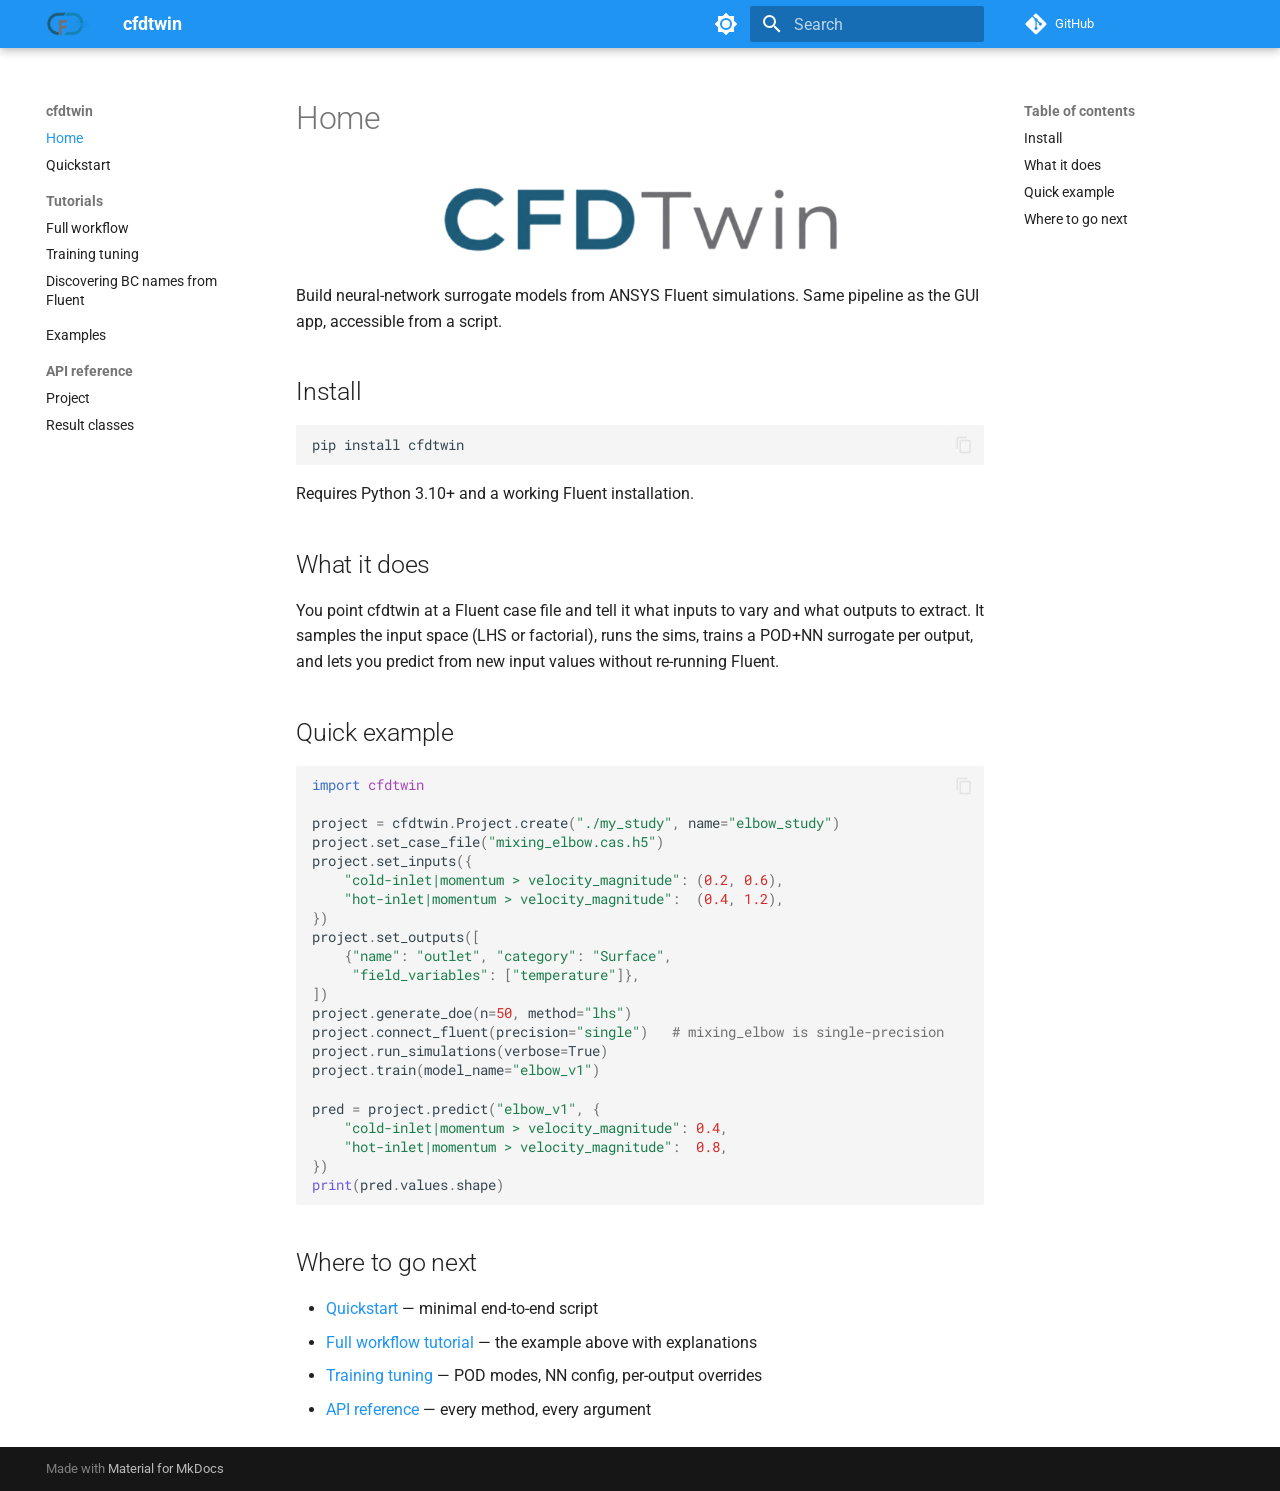
<file: index.html>
<!doctype html>
<html lang="en" class="no-js">
  <head>
    
      <meta charset="utf-8">
      <meta name="viewport" content="width=device-width,initial-scale=1">
      
        <meta name="description" content="Neural-network surrogate models for ANSYS Fluent simulations.">
      
      
      
      
      
        <link rel="next" href="quickstart/">
      
      
        
      
      
      <link rel="icon" href="assets/logo_icon.png">
      <meta name="generator" content="mkdocs-1.6.1, mkdocs-material-9.7.7">
    
    
      
        <title>cfdtwin</title>
      
    
    
      <link rel="stylesheet" href="assets/stylesheets/main.ec1eaa64.min.css">
      
        
        <link rel="stylesheet" href="assets/stylesheets/palette.ab4e12ef.min.css">
      
      


    
    
      
    
    
      
        
        
        <link rel="preconnect" href="https://fonts.gstatic.com" crossorigin>
        <link rel="stylesheet" href="https://fonts.googleapis.com/css?family=Roboto:300,300i,400,400i,700,700i%7CRoboto+Mono:400,400i,700,700i&display=fallback">
        <style>:root{--md-text-font:"Roboto";--md-code-font:"Roboto Mono"}</style>
      
    
    
      <link rel="stylesheet" href="assets/_mkdocstrings.css">
    
      <link rel="stylesheet" href="stylesheets/extra.css">
    
    <script>__md_scope=new URL(".",location),__md_hash=e=>[...e].reduce(((e,_)=>(e<<5)-e+_.charCodeAt(0)),0),__md_get=(e,_=localStorage,t=__md_scope)=>JSON.parse(_.getItem(t.pathname+"."+e)),__md_set=(e,_,t=localStorage,a=__md_scope)=>{try{t.setItem(a.pathname+"."+e,JSON.stringify(_))}catch(e){}}</script>
    
      

    
    
  </head>
  
  
    
    
      
    
    
    
    
    <body dir="ltr" data-md-color-scheme="default" data-md-color-primary="blue" data-md-color-accent="light-blue">
  
    
    <input class="md-toggle" data-md-toggle="drawer" type="checkbox" id="__drawer" autocomplete="off">
    <input class="md-toggle" data-md-toggle="search" type="checkbox" id="__search" autocomplete="off">
    <label class="md-overlay" for="__drawer"></label>
    <div data-md-component="skip">
      
        
        <a href="#install" class="md-skip">
          Skip to content
        </a>
      
    </div>
    <div data-md-component="announce">
      
    </div>
    
    
      

  

<header class="md-header md-header--shadow" data-md-component="header">
  <nav class="md-header__inner md-grid" aria-label="Header">
    <a href="." title="cfdtwin" class="md-header__button md-logo" aria-label="cfdtwin" data-md-component="logo">
      
  <img src="assets/logo_icon.png" alt="logo">

    </a>
    <label class="md-header__button md-icon" for="__drawer">
      
      <svg xmlns="http://www.w3.org/2000/svg" viewBox="0 0 24 24"><path d="M3 6h18v2H3zm0 5h18v2H3zm0 5h18v2H3z"/></svg>
    </label>
    <div class="md-header__title" data-md-component="header-title">
      <div class="md-header__ellipsis">
        <div class="md-header__topic">
          <span class="md-ellipsis">
            cfdtwin
          </span>
        </div>
        <div class="md-header__topic" data-md-component="header-topic">
          <span class="md-ellipsis">
            
              Home
            
          </span>
        </div>
      </div>
    </div>
    
      
        <form class="md-header__option" data-md-component="palette">
  
    
    
    
    <input class="md-option" data-md-color-media="" data-md-color-scheme="default" data-md-color-primary="blue" data-md-color-accent="light-blue"  aria-label="Switch to dark mode"  type="radio" name="__palette" id="__palette_0">
    
      <label class="md-header__button md-icon" title="Switch to dark mode" for="__palette_1" hidden>
        <svg xmlns="http://www.w3.org/2000/svg" viewBox="0 0 24 24"><path d="M12 8a4 4 0 0 0-4 4 4 4 0 0 0 4 4 4 4 0 0 0 4-4 4 4 0 0 0-4-4m0 10a6 6 0 0 1-6-6 6 6 0 0 1 6-6 6 6 0 0 1 6 6 6 6 0 0 1-6 6m8-9.31V4h-4.69L12 .69 8.69 4H4v4.69L.69 12 4 15.31V20h4.69L12 23.31 15.31 20H20v-4.69L23.31 12z"/></svg>
      </label>
    
  
    
    
    
    <input class="md-option" data-md-color-media="" data-md-color-scheme="slate" data-md-color-primary="blue" data-md-color-accent="light-blue"  aria-label="Switch to light mode"  type="radio" name="__palette" id="__palette_1">
    
      <label class="md-header__button md-icon" title="Switch to light mode" for="__palette_0" hidden>
        <svg xmlns="http://www.w3.org/2000/svg" viewBox="0 0 24 24"><path d="M12 18c-.89 0-1.74-.2-2.5-.55C11.56 16.5 13 14.42 13 12s-1.44-4.5-3.5-5.45C10.26 6.2 11.11 6 12 6a6 6 0 0 1 6 6 6 6 0 0 1-6 6m8-9.31V4h-4.69L12 .69 8.69 4H4v4.69L.69 12 4 15.31V20h4.69L12 23.31 15.31 20H20v-4.69L23.31 12z"/></svg>
      </label>
    
  
</form>
      
    
    
      <script>var palette=__md_get("__palette");if(palette&&palette.color){if("(prefers-color-scheme)"===palette.color.media){var media=matchMedia("(prefers-color-scheme: light)"),input=document.querySelector(media.matches?"[data-md-color-media='(prefers-color-scheme: light)']":"[data-md-color-media='(prefers-color-scheme: dark)']");palette.color.media=input.getAttribute("data-md-color-media"),palette.color.scheme=input.getAttribute("data-md-color-scheme"),palette.color.primary=input.getAttribute("data-md-color-primary"),palette.color.accent=input.getAttribute("data-md-color-accent")}for(var[key,value]of Object.entries(palette.color))document.body.setAttribute("data-md-color-"+key,value)}</script>
    
    
    
      
      
        <label class="md-header__button md-icon" for="__search">
          
          <svg xmlns="http://www.w3.org/2000/svg" viewBox="0 0 24 24"><path d="M9.5 3A6.5 6.5 0 0 1 16 9.5c0 1.61-.59 3.09-1.56 4.23l.27.27h.79l5 5-1.5 1.5-5-5v-.79l-.27-.27A6.52 6.52 0 0 1 9.5 16 6.5 6.5 0 0 1 3 9.5 6.5 6.5 0 0 1 9.5 3m0 2C7 5 5 7 5 9.5S7 14 9.5 14 14 12 14 9.5 12 5 9.5 5"/></svg>
        </label>
        <div class="md-search" data-md-component="search" role="dialog">
  <label class="md-search__overlay" for="__search"></label>
  <div class="md-search__inner" role="search">
    <form class="md-search__form" name="search">
      <input type="text" class="md-search__input" name="query" aria-label="Search" placeholder="Search" autocapitalize="off" autocorrect="off" autocomplete="off" spellcheck="false" data-md-component="search-query" required>
      <label class="md-search__icon md-icon" for="__search">
        
        <svg xmlns="http://www.w3.org/2000/svg" viewBox="0 0 24 24"><path d="M9.5 3A6.5 6.5 0 0 1 16 9.5c0 1.61-.59 3.09-1.56 4.23l.27.27h.79l5 5-1.5 1.5-5-5v-.79l-.27-.27A6.52 6.52 0 0 1 9.5 16 6.5 6.5 0 0 1 3 9.5 6.5 6.5 0 0 1 9.5 3m0 2C7 5 5 7 5 9.5S7 14 9.5 14 14 12 14 9.5 12 5 9.5 5"/></svg>
        
        <svg xmlns="http://www.w3.org/2000/svg" viewBox="0 0 24 24"><path d="M20 11v2H8l5.5 5.5-1.42 1.42L4.16 12l7.92-7.92L13.5 5.5 8 11z"/></svg>
      </label>
      <nav class="md-search__options" aria-label="Search">
        
        <button type="reset" class="md-search__icon md-icon" title="Clear" aria-label="Clear" tabindex="-1">
          
          <svg xmlns="http://www.w3.org/2000/svg" viewBox="0 0 24 24"><path d="M19 6.41 17.59 5 12 10.59 6.41 5 5 6.41 10.59 12 5 17.59 6.41 19 12 13.41 17.59 19 19 17.59 13.41 12z"/></svg>
        </button>
      </nav>
      
    </form>
    <div class="md-search__output">
      <div class="md-search__scrollwrap" tabindex="0" data-md-scrollfix>
        <div class="md-search-result" data-md-component="search-result">
          <div class="md-search-result__meta">
            Initializing search
          </div>
          <ol class="md-search-result__list" role="presentation"></ol>
        </div>
      </div>
    </div>
  </div>
</div>
      
    
    
      <div class="md-header__source">
        <a href="https://github.com/UARK-NED3/CFDTwin" title="Go to repository" class="md-source" data-md-component="source">
  <div class="md-source__icon md-icon">
    
    <svg xmlns="http://www.w3.org/2000/svg" viewBox="0 0 448 512"><!--! Font Awesome Free 7.1.0 by @fontawesome - https://fontawesome.com License - https://fontawesome.com/license/free (Icons: CC BY 4.0, Fonts: SIL OFL 1.1, Code: MIT License) Copyright 2025 Fonticons, Inc.--><path d="M439.6 236.1 244 40.5c-5.4-5.5-12.8-8.5-20.4-8.5s-15 3-20.4 8.4L162.5 81l51.5 51.5c27.1-9.1 52.7 16.8 43.4 43.7l49.7 49.7c34.2-11.8 61.2 31 35.5 56.7-26.5 26.5-70.2-2.9-56-37.3L240.3 199v121.9c25.3 12.5 22.3 41.8 9.1 55-6.4 6.4-15.2 10.1-24.3 10.1s-17.8-3.6-24.3-10.1c-17.6-17.6-11.1-46.9 11.2-56v-123c-20.8-8.5-24.6-30.7-18.6-45L142.6 101 8.5 235.1C3 240.6 0 247.9 0 255.5s3 15 8.5 20.4l195.6 195.7c5.4 5.4 12.7 8.4 20.4 8.4s15-3 20.4-8.4l194.7-194.7c5.4-5.4 8.4-12.8 8.4-20.4s-3-15-8.4-20.4"/></svg>
  </div>
  <div class="md-source__repository">
    GitHub
  </div>
</a>
      </div>
    
  </nav>
  
</header>
    
    <div class="md-container" data-md-component="container">
      
      
        
          
        
      
      <main class="md-main" data-md-component="main">
        <div class="md-main__inner md-grid">
          
            
              
              <div class="md-sidebar md-sidebar--primary" data-md-component="sidebar" data-md-type="navigation" >
                <div class="md-sidebar__scrollwrap">
                  <div class="md-sidebar__inner">
                    



<nav class="md-nav md-nav--primary" aria-label="Navigation" data-md-level="0">
  <label class="md-nav__title" for="__drawer">
    <a href="." title="cfdtwin" class="md-nav__button md-logo" aria-label="cfdtwin" data-md-component="logo">
      
  <img src="assets/logo_icon.png" alt="logo">

    </a>
    cfdtwin
  </label>
  
    <div class="md-nav__source">
      <a href="https://github.com/UARK-NED3/CFDTwin" title="Go to repository" class="md-source" data-md-component="source">
  <div class="md-source__icon md-icon">
    
    <svg xmlns="http://www.w3.org/2000/svg" viewBox="0 0 448 512"><!--! Font Awesome Free 7.1.0 by @fontawesome - https://fontawesome.com License - https://fontawesome.com/license/free (Icons: CC BY 4.0, Fonts: SIL OFL 1.1, Code: MIT License) Copyright 2025 Fonticons, Inc.--><path d="M439.6 236.1 244 40.5c-5.4-5.5-12.8-8.5-20.4-8.5s-15 3-20.4 8.4L162.5 81l51.5 51.5c27.1-9.1 52.7 16.8 43.4 43.7l49.7 49.7c34.2-11.8 61.2 31 35.5 56.7-26.5 26.5-70.2-2.9-56-37.3L240.3 199v121.9c25.3 12.5 22.3 41.8 9.1 55-6.4 6.4-15.2 10.1-24.3 10.1s-17.8-3.6-24.3-10.1c-17.6-17.6-11.1-46.9 11.2-56v-123c-20.8-8.5-24.6-30.7-18.6-45L142.6 101 8.5 235.1C3 240.6 0 247.9 0 255.5s3 15 8.5 20.4l195.6 195.7c5.4 5.4 12.7 8.4 20.4 8.4s15-3 20.4-8.4l194.7-194.7c5.4-5.4 8.4-12.8 8.4-20.4s-3-15-8.4-20.4"/></svg>
  </div>
  <div class="md-source__repository">
    GitHub
  </div>
</a>
    </div>
  
  <ul class="md-nav__list" data-md-scrollfix>
    
      
      
  
  
    
  
  
  
    <li class="md-nav__item md-nav__item--active">
      
      <input class="md-nav__toggle md-toggle" type="checkbox" id="__toc">
      
      
      
        <label class="md-nav__link md-nav__link--active" for="__toc">
          
  
  
  <span class="md-ellipsis">
    
  
    Home
  

    
  </span>
  
  

          <span class="md-nav__icon md-icon"></span>
        </label>
      
      <a href="." class="md-nav__link md-nav__link--active">
        
  
  
  <span class="md-ellipsis">
    
  
    Home
  

    
  </span>
  
  

      </a>
      
        

<nav class="md-nav md-nav--secondary" aria-label="Table of contents">
  
  
  
  
    <label class="md-nav__title" for="__toc">
      <span class="md-nav__icon md-icon"></span>
      Table of contents
    </label>
    <ul class="md-nav__list" data-md-component="toc" data-md-scrollfix>
      
        <li class="md-nav__item">
  <a href="#install" class="md-nav__link">
    <span class="md-ellipsis">
      
        Install
      
    </span>
  </a>
  
</li>
      
        <li class="md-nav__item">
  <a href="#what-it-does" class="md-nav__link">
    <span class="md-ellipsis">
      
        What it does
      
    </span>
  </a>
  
</li>
      
        <li class="md-nav__item">
  <a href="#quick-example" class="md-nav__link">
    <span class="md-ellipsis">
      
        Quick example
      
    </span>
  </a>
  
</li>
      
        <li class="md-nav__item">
  <a href="#where-to-go-next" class="md-nav__link">
    <span class="md-ellipsis">
      
        Where to go next
      
    </span>
  </a>
  
</li>
      
    </ul>
  
</nav>
      
    </li>
  

    
      
      
  
  
  
  
    <li class="md-nav__item">
      <a href="quickstart/" class="md-nav__link">
        
  
  
  <span class="md-ellipsis">
    
  
    Quickstart
  

    
  </span>
  
  

      </a>
    </li>
  

    
      
      
  
  
  
  
    
    
    
    
      
        
        
      
    
    
    <li class="md-nav__item md-nav__item--section md-nav__item--nested">
      
        
        
          
        
        <input class="md-nav__toggle md-toggle md-toggle--indeterminate" type="checkbox" id="__nav_3" >
        
          
          <label class="md-nav__link" for="__nav_3" id="__nav_3_label" tabindex="">
            
  
  
  <span class="md-ellipsis">
    
  
    Tutorials
  

    
  </span>
  
  

            <span class="md-nav__icon md-icon"></span>
          </label>
        
        <nav class="md-nav" data-md-level="1" aria-labelledby="__nav_3_label" aria-expanded="false">
          <label class="md-nav__title" for="__nav_3">
            <span class="md-nav__icon md-icon"></span>
            
  
    Tutorials
  

          </label>
          <ul class="md-nav__list" data-md-scrollfix>
            
              
                
  
  
  
  
    <li class="md-nav__item">
      <a href="tutorials/full_workflow/" class="md-nav__link">
        
  
  
  <span class="md-ellipsis">
    
  
    Full workflow
  

    
  </span>
  
  

      </a>
    </li>
  

              
            
              
                
  
  
  
  
    <li class="md-nav__item">
      <a href="tutorials/training_tuning/" class="md-nav__link">
        
  
  
  <span class="md-ellipsis">
    
  
    Training tuning
  

    
  </span>
  
  

      </a>
    </li>
  

              
            
              
                
  
  
  
  
    <li class="md-nav__item">
      <a href="tutorials/fluent_session/" class="md-nav__link">
        
  
  
  <span class="md-ellipsis">
    
  
    Discovering BC names from Fluent
  

    
  </span>
  
  

      </a>
    </li>
  

              
            
          </ul>
        </nav>
      
    </li>
  

    
      
      
  
  
  
  
    <li class="md-nav__item">
      <a href="examples/" class="md-nav__link">
        
  
  
  <span class="md-ellipsis">
    
  
    Examples
  

    
  </span>
  
  

      </a>
    </li>
  

    
      
      
  
  
  
  
    
    
    
    
      
        
        
      
    
    
    <li class="md-nav__item md-nav__item--section md-nav__item--nested">
      
        
        
          
        
        <input class="md-nav__toggle md-toggle md-toggle--indeterminate" type="checkbox" id="__nav_5" >
        
          
          <label class="md-nav__link" for="__nav_5" id="__nav_5_label" tabindex="">
            
  
  
  <span class="md-ellipsis">
    
  
    API reference
  

    
  </span>
  
  

            <span class="md-nav__icon md-icon"></span>
          </label>
        
        <nav class="md-nav" data-md-level="1" aria-labelledby="__nav_5_label" aria-expanded="false">
          <label class="md-nav__title" for="__nav_5">
            <span class="md-nav__icon md-icon"></span>
            
  
    API reference
  

          </label>
          <ul class="md-nav__list" data-md-scrollfix>
            
              
                
  
  
  
  
    <li class="md-nav__item">
      <a href="api/project/" class="md-nav__link">
        
  
  
  <span class="md-ellipsis">
    
  
    Project
  

    
  </span>
  
  

      </a>
    </li>
  

              
            
              
                
  
  
  
  
    <li class="md-nav__item">
      <a href="api/results/" class="md-nav__link">
        
  
  
  <span class="md-ellipsis">
    
  
    Result classes
  

    
  </span>
  
  

      </a>
    </li>
  

              
            
          </ul>
        </nav>
      
    </li>
  

    
  </ul>
</nav>
                  </div>
                </div>
              </div>
            
            
              
              <div class="md-sidebar md-sidebar--secondary" data-md-component="sidebar" data-md-type="toc" >
                <div class="md-sidebar__scrollwrap">
                  <div class="md-sidebar__inner">
                    

<nav class="md-nav md-nav--secondary" aria-label="Table of contents">
  
  
  
  
    <label class="md-nav__title" for="__toc">
      <span class="md-nav__icon md-icon"></span>
      Table of contents
    </label>
    <ul class="md-nav__list" data-md-component="toc" data-md-scrollfix>
      
        <li class="md-nav__item">
  <a href="#install" class="md-nav__link">
    <span class="md-ellipsis">
      
        Install
      
    </span>
  </a>
  
</li>
      
        <li class="md-nav__item">
  <a href="#what-it-does" class="md-nav__link">
    <span class="md-ellipsis">
      
        What it does
      
    </span>
  </a>
  
</li>
      
        <li class="md-nav__item">
  <a href="#quick-example" class="md-nav__link">
    <span class="md-ellipsis">
      
        Quick example
      
    </span>
  </a>
  
</li>
      
        <li class="md-nav__item">
  <a href="#where-to-go-next" class="md-nav__link">
    <span class="md-ellipsis">
      
        Where to go next
      
    </span>
  </a>
  
</li>
      
    </ul>
  
</nav>
                  </div>
                </div>
              </div>
            
          
          
            <div class="md-content" data-md-component="content">
              
              <article class="md-content__inner md-typeset">
                
                  


  
  


  <h1>Home</h1>

<p align="center">
  <img src="assets/logo_wordmark.png" alt="CFDTwin" width="420"/>
</p>

<p>Build neural-network surrogate models from ANSYS Fluent simulations. Same
pipeline as the GUI app, accessible from a script.</p>
<h2 id="install">Install</h2>
<div class="highlight"><pre><span></span><code><a id="__codelineno-0-1" name="__codelineno-0-1" href="#__codelineno-0-1"></a>pip<span class="w"> </span>install<span class="w"> </span>cfdtwin
</code></pre></div>
<p>Requires Python 3.10+ and a working Fluent installation.</p>
<h2 id="what-it-does">What it does</h2>
<p>You point cfdtwin at a Fluent case file and tell it what inputs to vary and
what outputs to extract. It samples the input space (LHS or factorial), runs
the sims, trains a POD+NN surrogate per output, and lets you predict from
new input values without re-running Fluent.</p>
<h2 id="quick-example">Quick example</h2>
<div class="highlight"><pre><span></span><code><a id="__codelineno-1-1" name="__codelineno-1-1" href="#__codelineno-1-1"></a><span class="kn">import</span><span class="w"> </span><span class="nn">cfdtwin</span>
<a id="__codelineno-1-2" name="__codelineno-1-2" href="#__codelineno-1-2"></a>
<a id="__codelineno-1-3" name="__codelineno-1-3" href="#__codelineno-1-3"></a><span class="n">project</span> <span class="o">=</span> <span class="n">cfdtwin</span><span class="o">.</span><span class="n">Project</span><span class="o">.</span><span class="n">create</span><span class="p">(</span><span class="s2">"./my_study"</span><span class="p">,</span> <span class="n">name</span><span class="o">=</span><span class="s2">"elbow_study"</span><span class="p">)</span>
<a id="__codelineno-1-4" name="__codelineno-1-4" href="#__codelineno-1-4"></a><span class="n">project</span><span class="o">.</span><span class="n">set_case_file</span><span class="p">(</span><span class="s2">"mixing_elbow.cas.h5"</span><span class="p">)</span>
<a id="__codelineno-1-5" name="__codelineno-1-5" href="#__codelineno-1-5"></a><span class="n">project</span><span class="o">.</span><span class="n">set_inputs</span><span class="p">({</span>
<a id="__codelineno-1-6" name="__codelineno-1-6" href="#__codelineno-1-6"></a>    <span class="s2">"cold-inlet|momentum &gt; velocity_magnitude"</span><span class="p">:</span> <span class="p">(</span><span class="mf">0.2</span><span class="p">,</span> <span class="mf">0.6</span><span class="p">),</span>
<a id="__codelineno-1-7" name="__codelineno-1-7" href="#__codelineno-1-7"></a>    <span class="s2">"hot-inlet|momentum &gt; velocity_magnitude"</span><span class="p">:</span>  <span class="p">(</span><span class="mf">0.4</span><span class="p">,</span> <span class="mf">1.2</span><span class="p">),</span>
<a id="__codelineno-1-8" name="__codelineno-1-8" href="#__codelineno-1-8"></a><span class="p">})</span>
<a id="__codelineno-1-9" name="__codelineno-1-9" href="#__codelineno-1-9"></a><span class="n">project</span><span class="o">.</span><span class="n">set_outputs</span><span class="p">([</span>
<a id="__codelineno-1-10" name="__codelineno-1-10" href="#__codelineno-1-10"></a>    <span class="p">{</span><span class="s2">"name"</span><span class="p">:</span> <span class="s2">"outlet"</span><span class="p">,</span> <span class="s2">"category"</span><span class="p">:</span> <span class="s2">"Surface"</span><span class="p">,</span>
<a id="__codelineno-1-11" name="__codelineno-1-11" href="#__codelineno-1-11"></a>     <span class="s2">"field_variables"</span><span class="p">:</span> <span class="p">[</span><span class="s2">"temperature"</span><span class="p">]},</span>
<a id="__codelineno-1-12" name="__codelineno-1-12" href="#__codelineno-1-12"></a><span class="p">])</span>
<a id="__codelineno-1-13" name="__codelineno-1-13" href="#__codelineno-1-13"></a><span class="n">project</span><span class="o">.</span><span class="n">generate_doe</span><span class="p">(</span><span class="n">n</span><span class="o">=</span><span class="mi">50</span><span class="p">,</span> <span class="n">method</span><span class="o">=</span><span class="s2">"lhs"</span><span class="p">)</span>
<a id="__codelineno-1-14" name="__codelineno-1-14" href="#__codelineno-1-14"></a><span class="n">project</span><span class="o">.</span><span class="n">connect_fluent</span><span class="p">(</span><span class="n">precision</span><span class="o">=</span><span class="s2">"single"</span><span class="p">)</span>   <span class="c1"># mixing_elbow is single-precision</span>
<a id="__codelineno-1-15" name="__codelineno-1-15" href="#__codelineno-1-15"></a><span class="n">project</span><span class="o">.</span><span class="n">run_simulations</span><span class="p">(</span><span class="n">verbose</span><span class="o">=</span><span class="kc">True</span><span class="p">)</span>
<a id="__codelineno-1-16" name="__codelineno-1-16" href="#__codelineno-1-16"></a><span class="n">project</span><span class="o">.</span><span class="n">train</span><span class="p">(</span><span class="n">model_name</span><span class="o">=</span><span class="s2">"elbow_v1"</span><span class="p">)</span>
<a id="__codelineno-1-17" name="__codelineno-1-17" href="#__codelineno-1-17"></a>
<a id="__codelineno-1-18" name="__codelineno-1-18" href="#__codelineno-1-18"></a><span class="n">pred</span> <span class="o">=</span> <span class="n">project</span><span class="o">.</span><span class="n">predict</span><span class="p">(</span><span class="s2">"elbow_v1"</span><span class="p">,</span> <span class="p">{</span>
<a id="__codelineno-1-19" name="__codelineno-1-19" href="#__codelineno-1-19"></a>    <span class="s2">"cold-inlet|momentum &gt; velocity_magnitude"</span><span class="p">:</span> <span class="mf">0.4</span><span class="p">,</span>
<a id="__codelineno-1-20" name="__codelineno-1-20" href="#__codelineno-1-20"></a>    <span class="s2">"hot-inlet|momentum &gt; velocity_magnitude"</span><span class="p">:</span>  <span class="mf">0.8</span><span class="p">,</span>
<a id="__codelineno-1-21" name="__codelineno-1-21" href="#__codelineno-1-21"></a><span class="p">})</span>
<a id="__codelineno-1-22" name="__codelineno-1-22" href="#__codelineno-1-22"></a><span class="nb">print</span><span class="p">(</span><span class="n">pred</span><span class="o">.</span><span class="n">values</span><span class="o">.</span><span class="n">shape</span><span class="p">)</span>
</code></pre></div>
<h2 id="where-to-go-next">Where to go next</h2>
<ul>
<li><a href="quickstart/">Quickstart</a> — minimal end-to-end script</li>
<li><a href="tutorials/full_workflow/">Full workflow tutorial</a> — the example above with explanations</li>
<li><a href="tutorials/training_tuning/">Training tuning</a> — POD modes, NN config, per-output overrides</li>
<li><a href="api/project/">API reference</a> — every method, every argument</li>
</ul>












                
              </article>
            </div>
          
          
<script>var target=document.getElementById(location.hash.slice(1));target&&target.name&&(target.checked=target.name.startsWith("__tabbed_"))</script>
        </div>
        
      </main>
      
        <footer class="md-footer">
  
  <div class="md-footer-meta md-typeset">
    <div class="md-footer-meta__inner md-grid">
      <div class="md-copyright">
  
  
    Made with
    <a href="https://squidfunk.github.io/mkdocs-material/" target="_blank" rel="noopener">
      Material for MkDocs
    </a>
  
</div>
      
    </div>
  </div>
</footer>
      
    </div>
    <div class="md-dialog" data-md-component="dialog">
      <div class="md-dialog__inner md-typeset"></div>
    </div>
    
    
    
      
      
      <script id="__config" type="application/json">{"annotate": null, "base": ".", "features": ["navigation.sections", "navigation.expand", "content.code.copy"], "search": "assets/javascripts/workers/search.2c215733.min.js", "tags": null, "translations": {"clipboard.copied": "Copied to clipboard", "clipboard.copy": "Copy to clipboard", "search.result.more.one": "1 more on this page", "search.result.more.other": "# more on this page", "search.result.none": "No matching documents", "search.result.one": "1 matching document", "search.result.other": "# matching documents", "search.result.placeholder": "Type to start searching", "search.result.term.missing": "Missing", "select.version": "Select version"}, "version": null}</script>
    
    
      <script src="assets/javascripts/bundle.d7400e89.min.js"></script>
      
    
  </body>
</html>
</file>
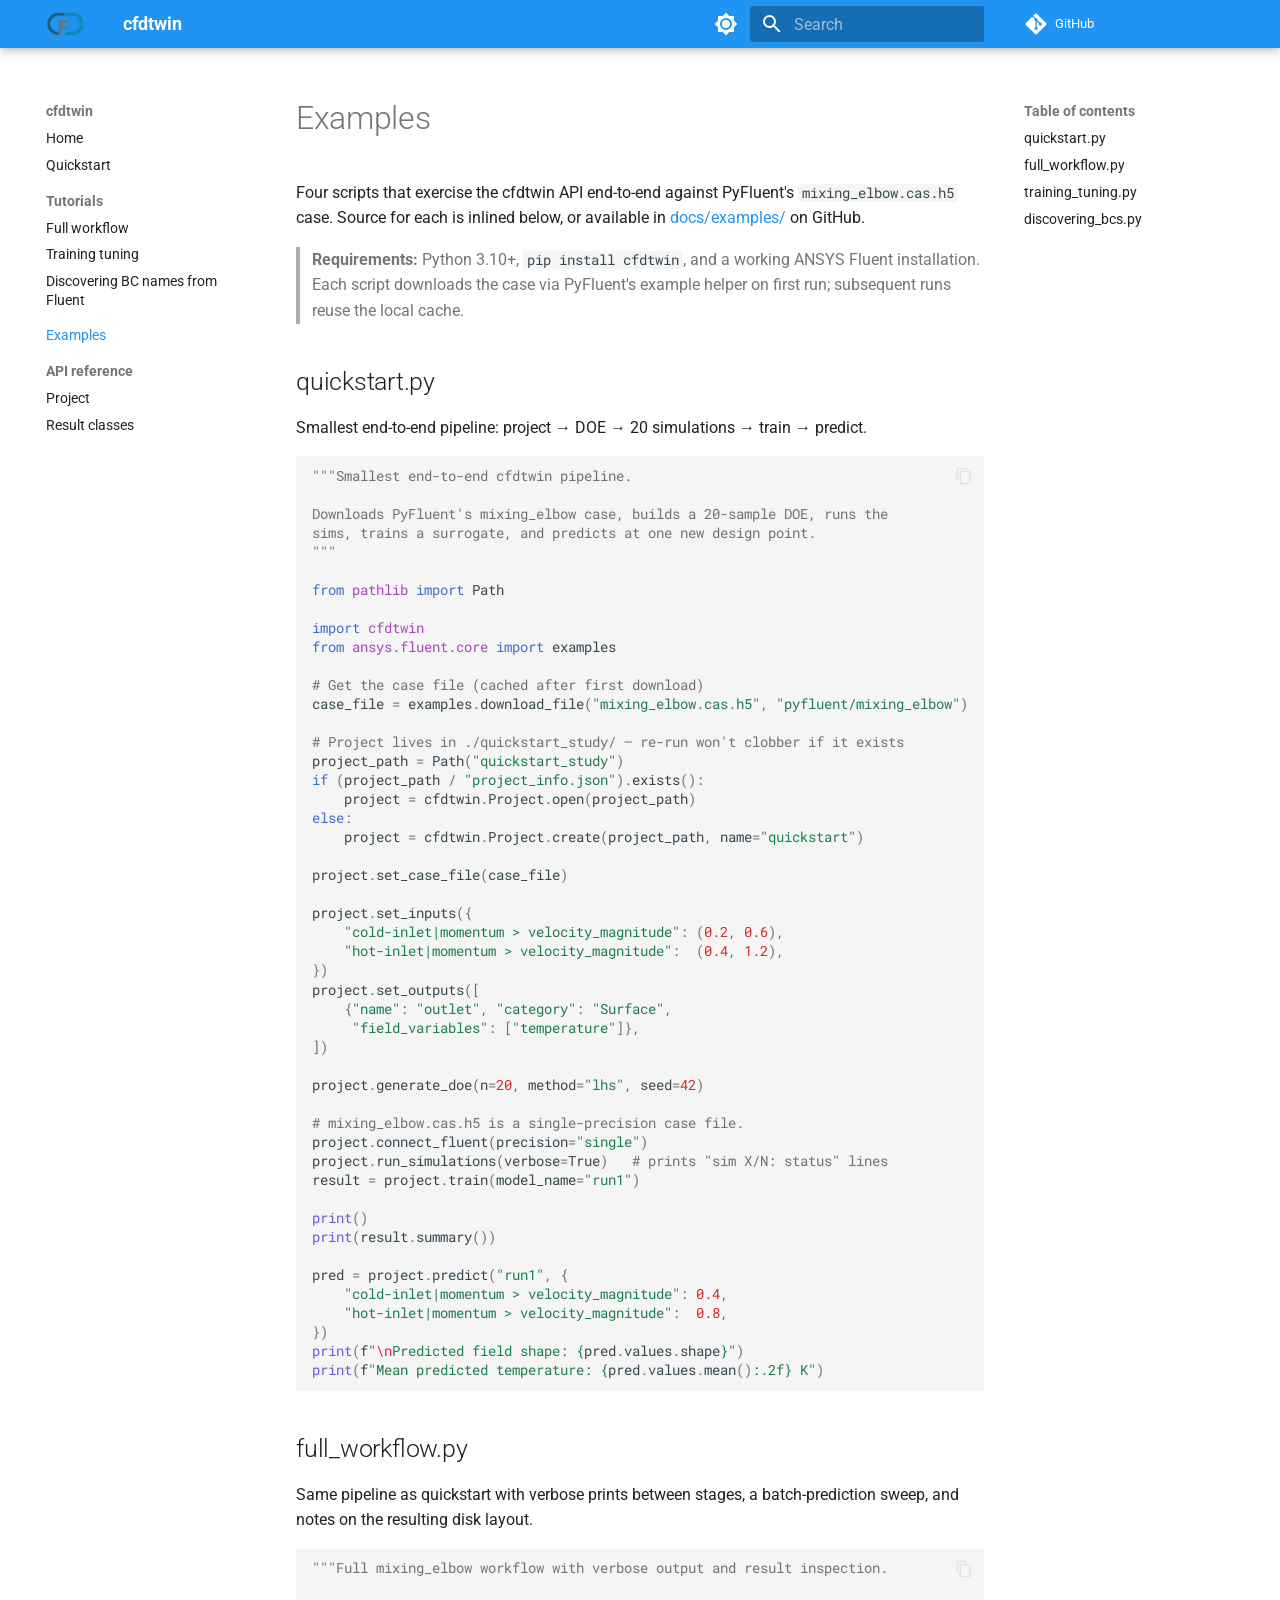
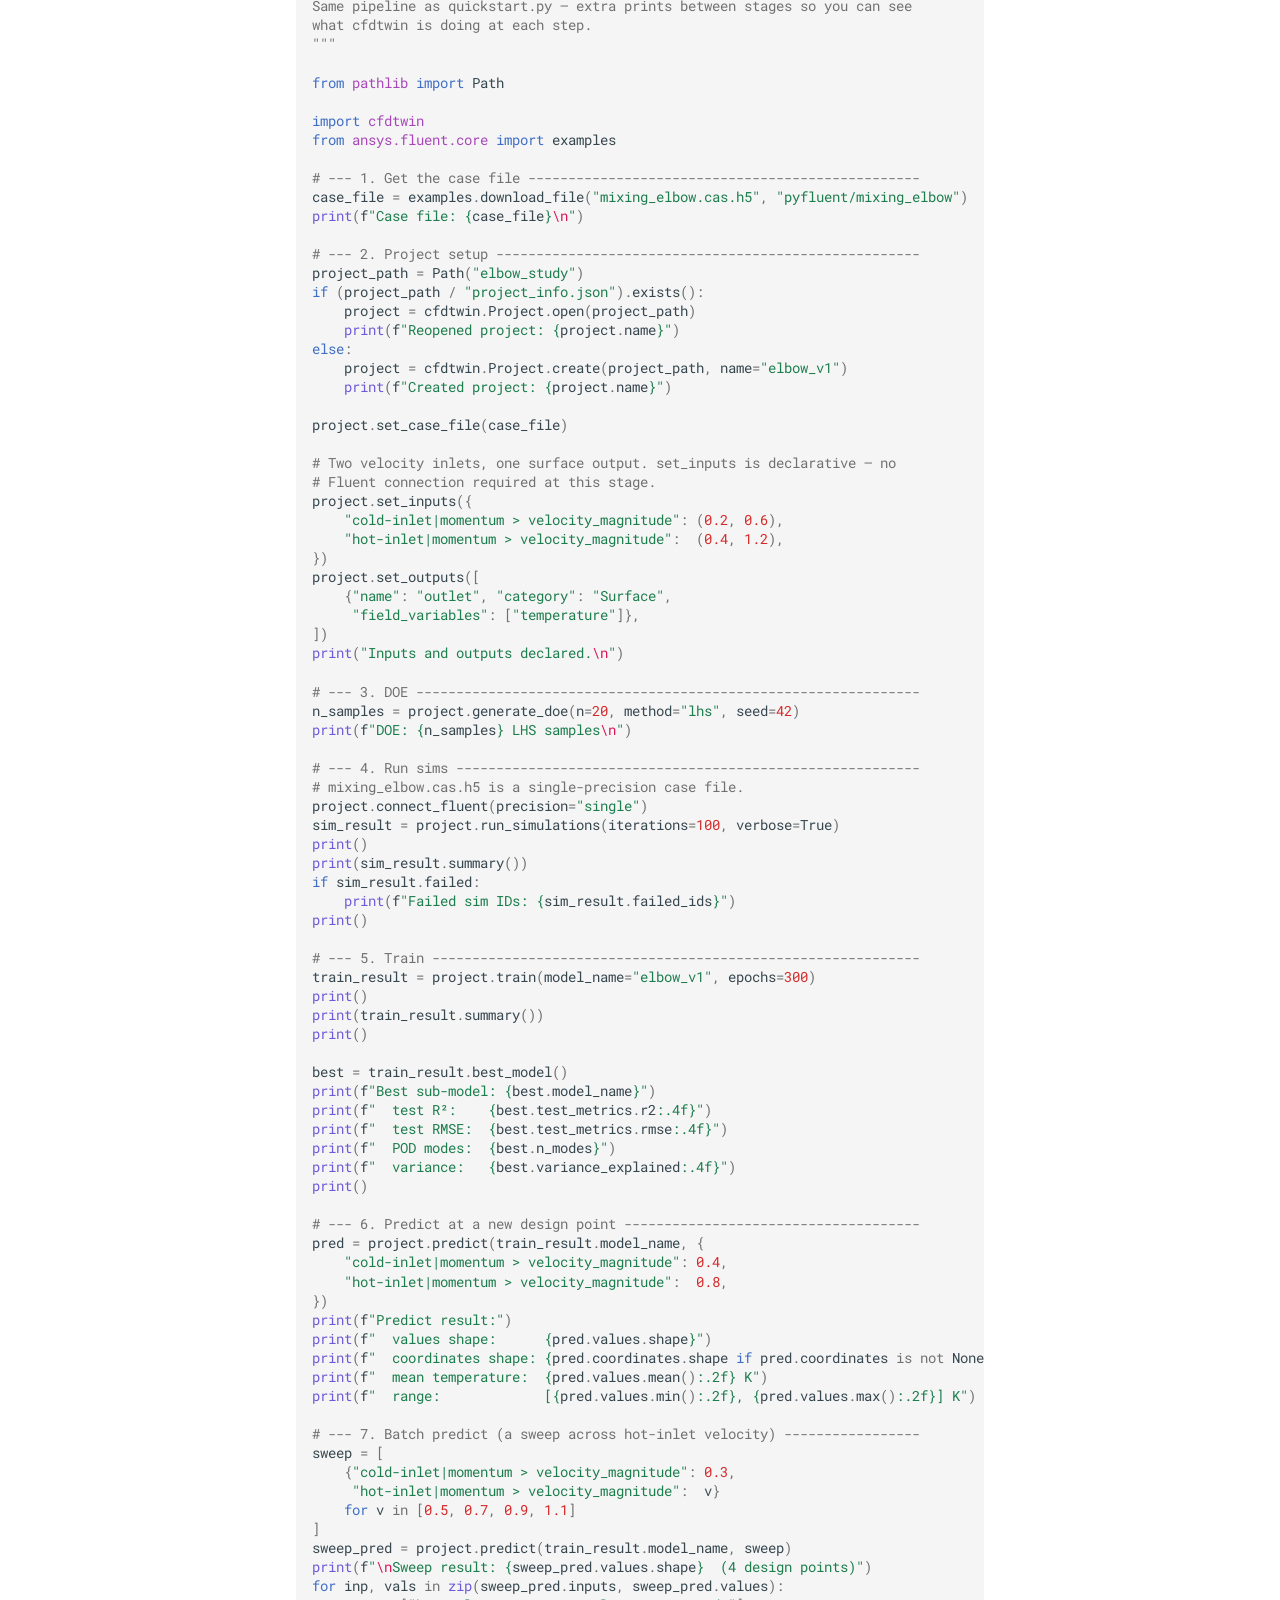
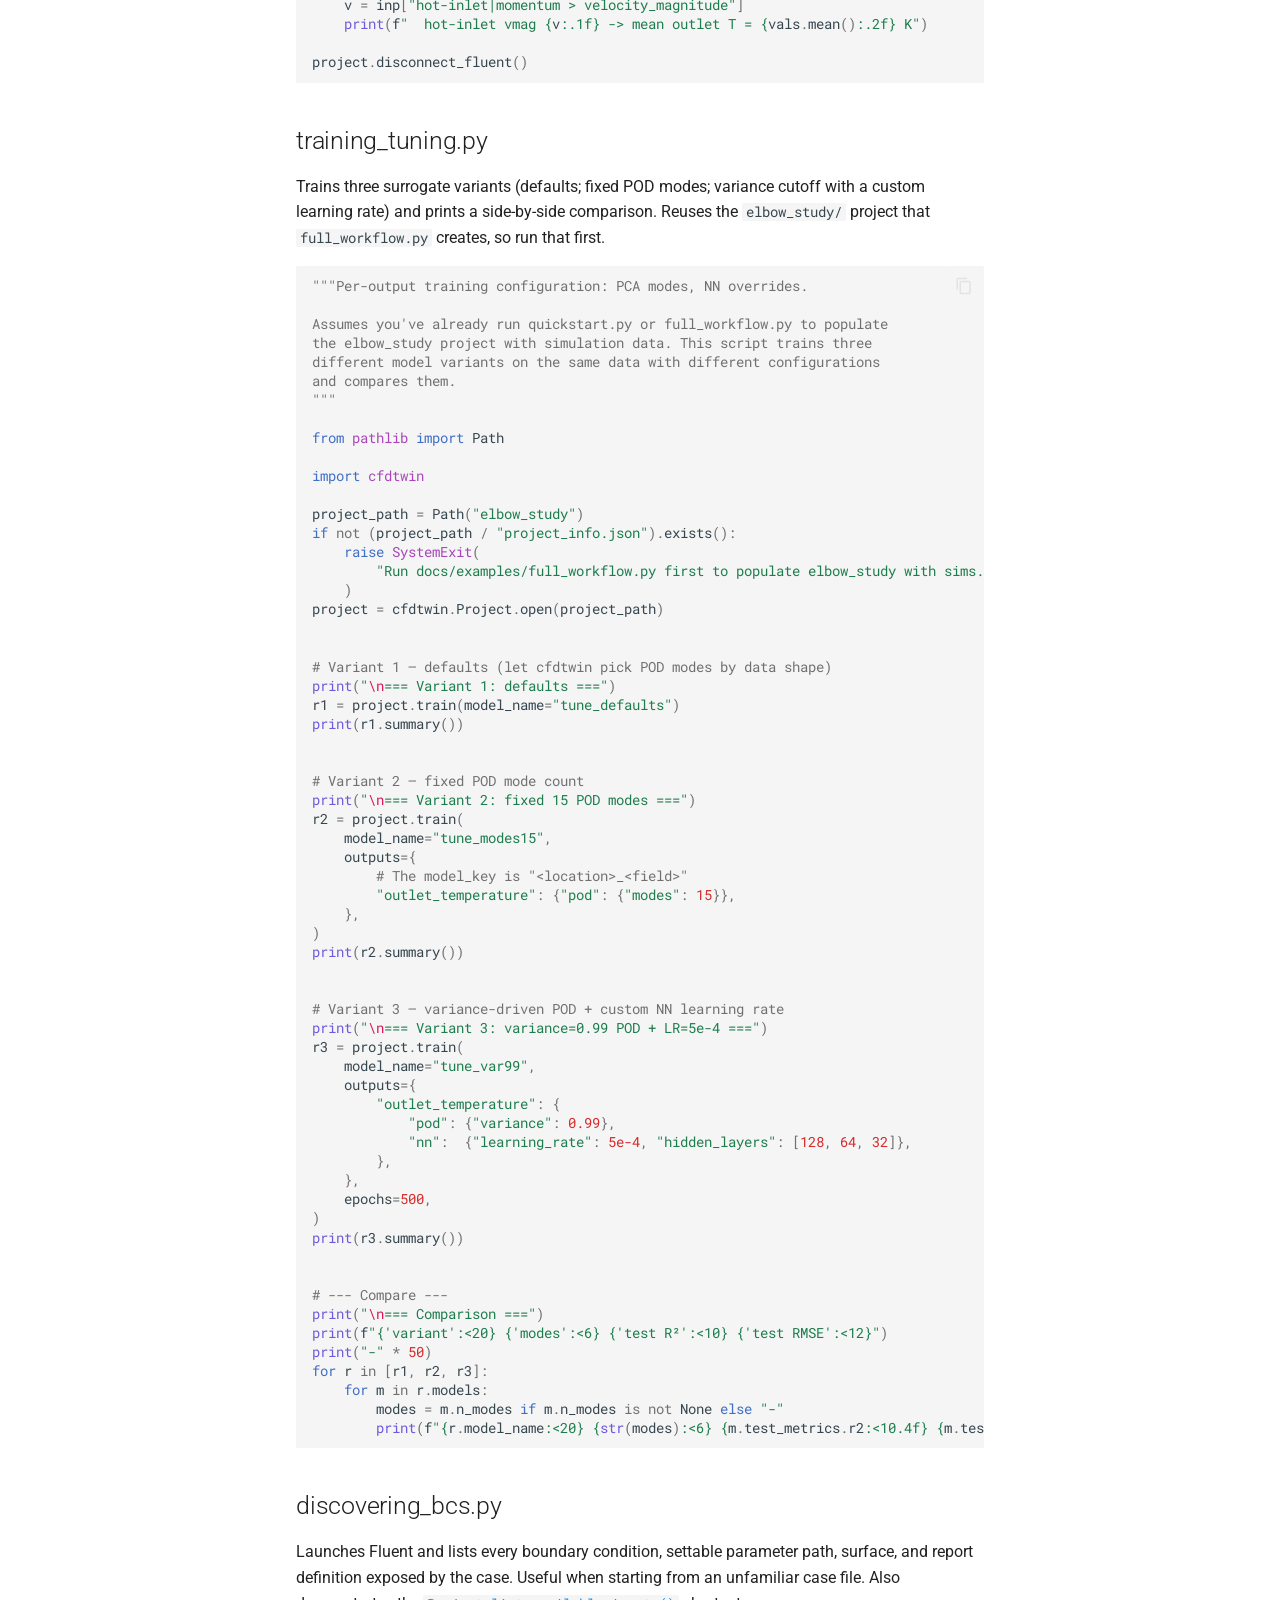
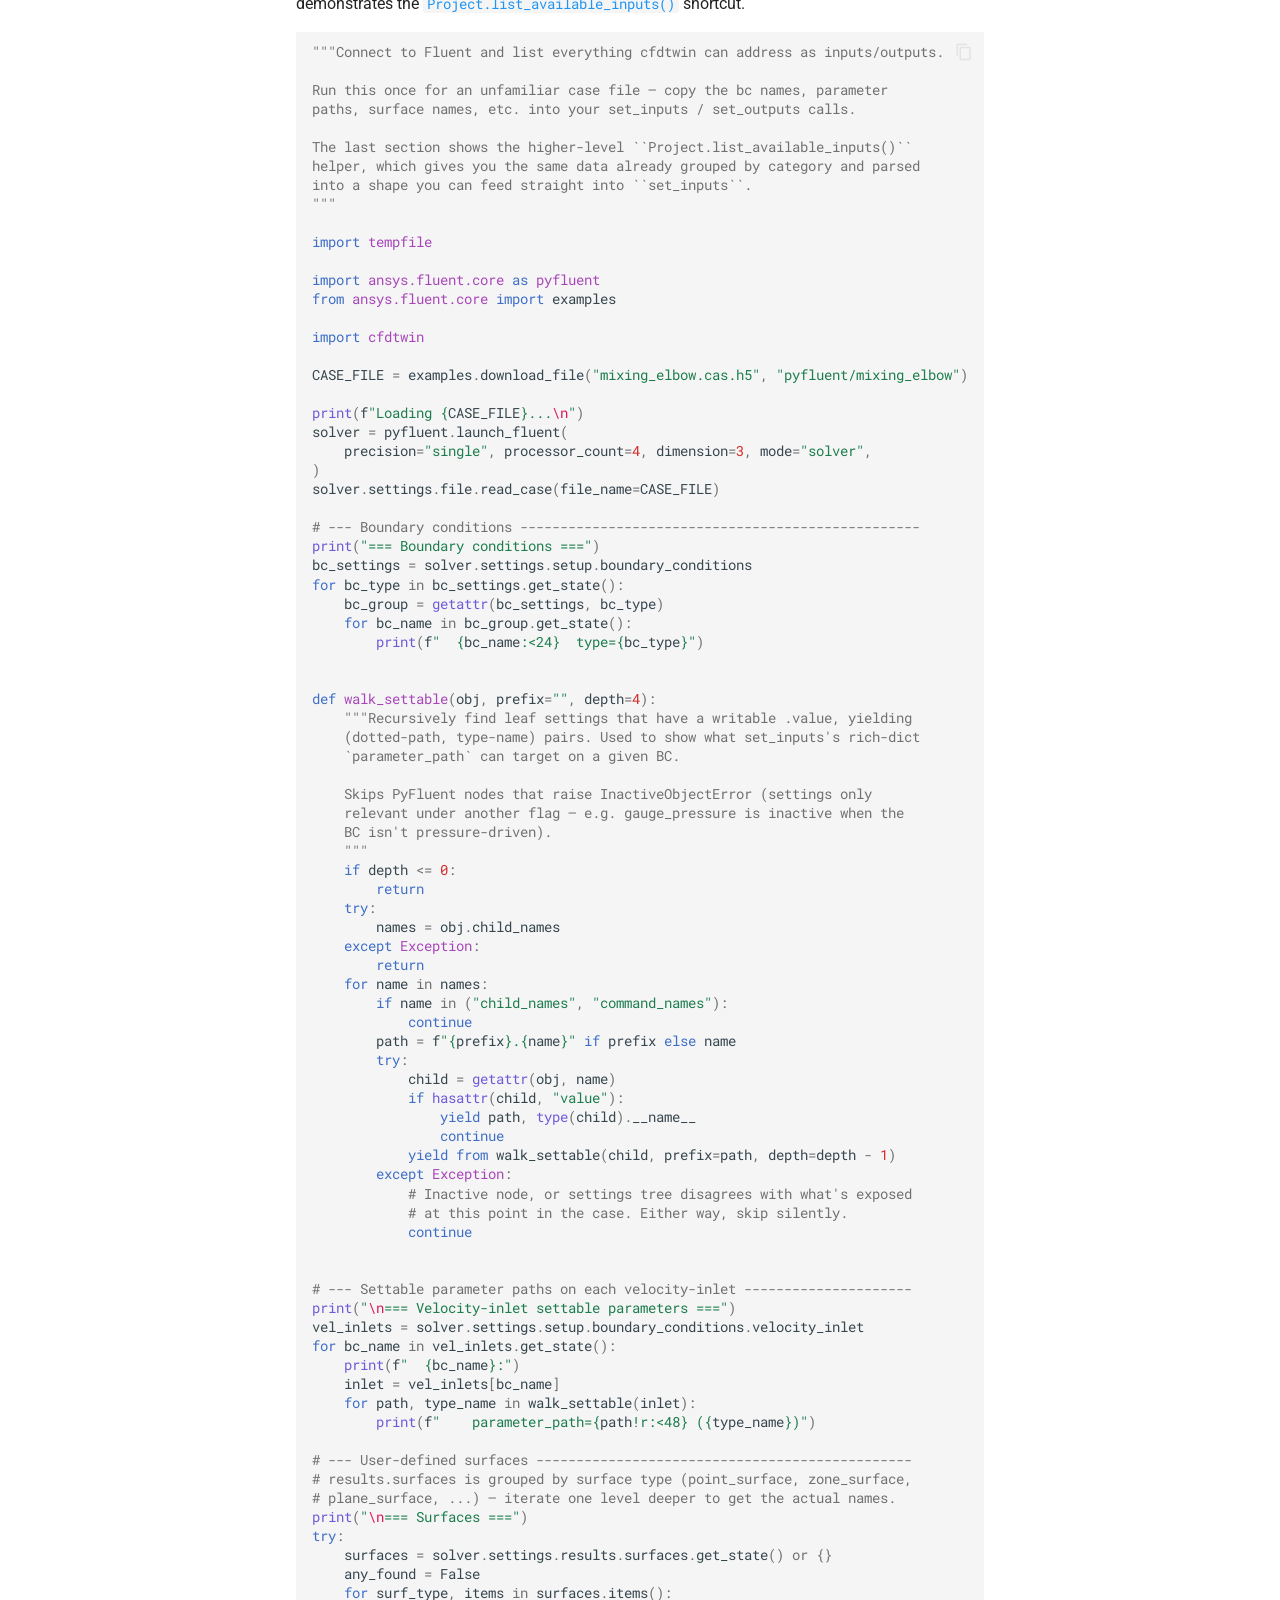
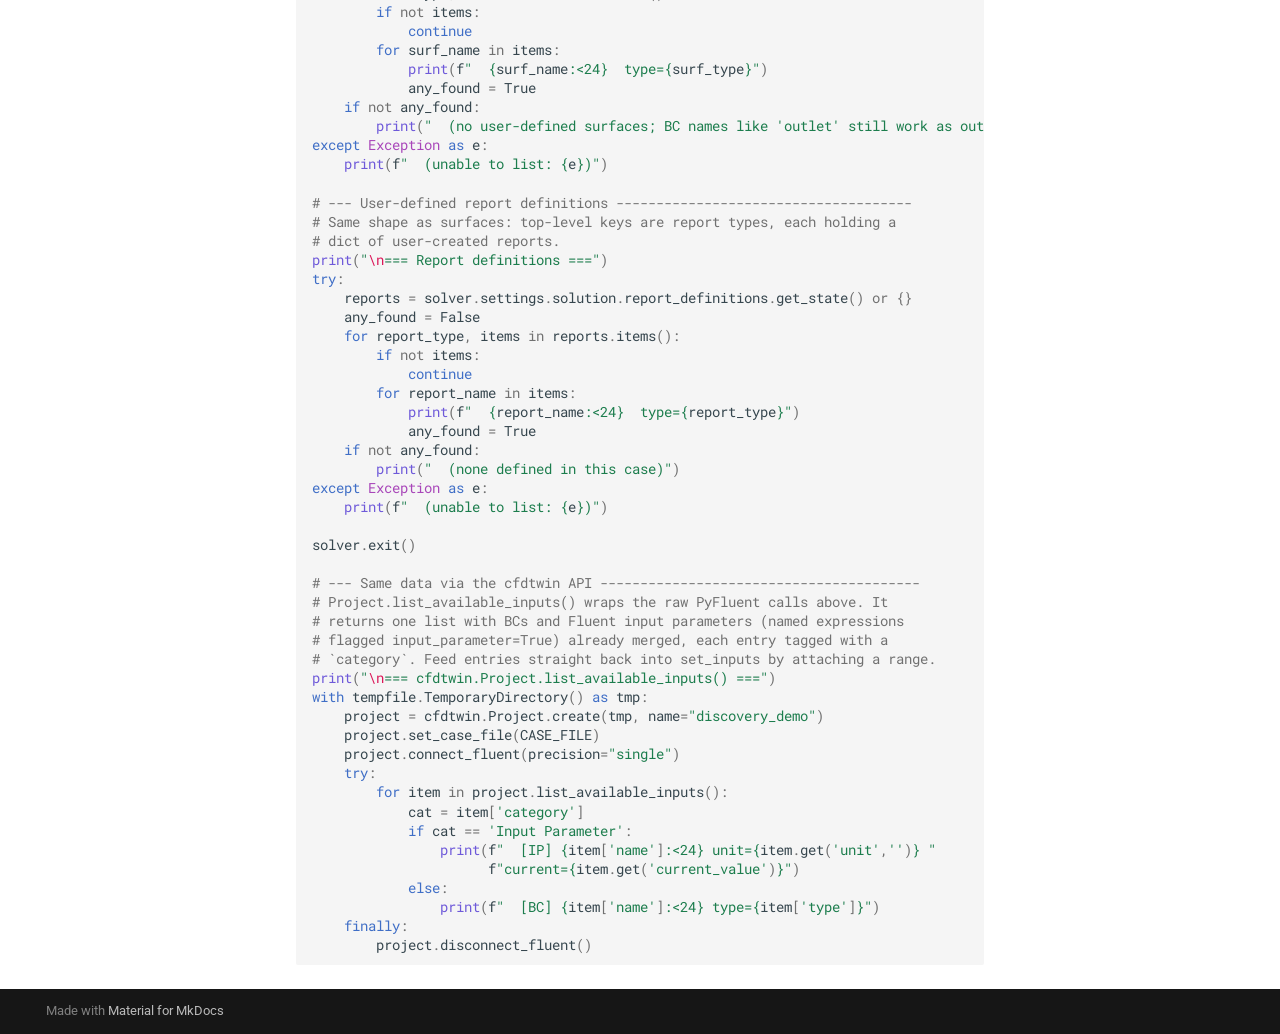
<file: examples/index.html>
<!doctype html>
<html lang="en" class="no-js">
  <head>
    
      <meta charset="utf-8">
      <meta name="viewport" content="width=device-width,initial-scale=1">
      
        <meta name="description" content="Neural-network surrogate models for ANSYS Fluent simulations.">
      
      
      
      
        <link rel="prev" href="../tutorials/fluent_session/">
      
      
        <link rel="next" href="../api/project/">
      
      
        
      
      
      <link rel="icon" href="../assets/logo_icon.png">
      <meta name="generator" content="mkdocs-1.6.1, mkdocs-material-9.7.7">
    
    
      
        <title>Examples - cfdtwin</title>
      
    
    
      <link rel="stylesheet" href="../assets/stylesheets/main.ec1eaa64.min.css">
      
        
        <link rel="stylesheet" href="../assets/stylesheets/palette.ab4e12ef.min.css">
      
      


    
    
      
    
    
      
        
        
        <link rel="preconnect" href="https://fonts.gstatic.com" crossorigin>
        <link rel="stylesheet" href="https://fonts.googleapis.com/css?family=Roboto:300,300i,400,400i,700,700i%7CRoboto+Mono:400,400i,700,700i&display=fallback">
        <style>:root{--md-text-font:"Roboto";--md-code-font:"Roboto Mono"}</style>
      
    
    
      <link rel="stylesheet" href="../assets/_mkdocstrings.css">
    
      <link rel="stylesheet" href="../stylesheets/extra.css">
    
    <script>__md_scope=new URL("..",location),__md_hash=e=>[...e].reduce(((e,_)=>(e<<5)-e+_.charCodeAt(0)),0),__md_get=(e,_=localStorage,t=__md_scope)=>JSON.parse(_.getItem(t.pathname+"."+e)),__md_set=(e,_,t=localStorage,a=__md_scope)=>{try{t.setItem(a.pathname+"."+e,JSON.stringify(_))}catch(e){}}</script>
    
      

    
    
  </head>
  
  
    
    
      
    
    
    
    
    <body dir="ltr" data-md-color-scheme="default" data-md-color-primary="blue" data-md-color-accent="light-blue">
  
    
    <input class="md-toggle" data-md-toggle="drawer" type="checkbox" id="__drawer" autocomplete="off">
    <input class="md-toggle" data-md-toggle="search" type="checkbox" id="__search" autocomplete="off">
    <label class="md-overlay" for="__drawer"></label>
    <div data-md-component="skip">
      
        
        <a href="#examples" class="md-skip">
          Skip to content
        </a>
      
    </div>
    <div data-md-component="announce">
      
    </div>
    
    
      

  

<header class="md-header md-header--shadow" data-md-component="header">
  <nav class="md-header__inner md-grid" aria-label="Header">
    <a href=".." title="cfdtwin" class="md-header__button md-logo" aria-label="cfdtwin" data-md-component="logo">
      
  <img src="../assets/logo_icon.png" alt="logo">

    </a>
    <label class="md-header__button md-icon" for="__drawer">
      
      <svg xmlns="http://www.w3.org/2000/svg" viewBox="0 0 24 24"><path d="M3 6h18v2H3zm0 5h18v2H3zm0 5h18v2H3z"/></svg>
    </label>
    <div class="md-header__title" data-md-component="header-title">
      <div class="md-header__ellipsis">
        <div class="md-header__topic">
          <span class="md-ellipsis">
            cfdtwin
          </span>
        </div>
        <div class="md-header__topic" data-md-component="header-topic">
          <span class="md-ellipsis">
            
              Examples
            
          </span>
        </div>
      </div>
    </div>
    
      
        <form class="md-header__option" data-md-component="palette">
  
    
    
    
    <input class="md-option" data-md-color-media="" data-md-color-scheme="default" data-md-color-primary="blue" data-md-color-accent="light-blue"  aria-label="Switch to dark mode"  type="radio" name="__palette" id="__palette_0">
    
      <label class="md-header__button md-icon" title="Switch to dark mode" for="__palette_1" hidden>
        <svg xmlns="http://www.w3.org/2000/svg" viewBox="0 0 24 24"><path d="M12 8a4 4 0 0 0-4 4 4 4 0 0 0 4 4 4 4 0 0 0 4-4 4 4 0 0 0-4-4m0 10a6 6 0 0 1-6-6 6 6 0 0 1 6-6 6 6 0 0 1 6 6 6 6 0 0 1-6 6m8-9.31V4h-4.69L12 .69 8.69 4H4v4.69L.69 12 4 15.31V20h4.69L12 23.31 15.31 20H20v-4.69L23.31 12z"/></svg>
      </label>
    
  
    
    
    
    <input class="md-option" data-md-color-media="" data-md-color-scheme="slate" data-md-color-primary="blue" data-md-color-accent="light-blue"  aria-label="Switch to light mode"  type="radio" name="__palette" id="__palette_1">
    
      <label class="md-header__button md-icon" title="Switch to light mode" for="__palette_0" hidden>
        <svg xmlns="http://www.w3.org/2000/svg" viewBox="0 0 24 24"><path d="M12 18c-.89 0-1.74-.2-2.5-.55C11.56 16.5 13 14.42 13 12s-1.44-4.5-3.5-5.45C10.26 6.2 11.11 6 12 6a6 6 0 0 1 6 6 6 6 0 0 1-6 6m8-9.31V4h-4.69L12 .69 8.69 4H4v4.69L.69 12 4 15.31V20h4.69L12 23.31 15.31 20H20v-4.69L23.31 12z"/></svg>
      </label>
    
  
</form>
      
    
    
      <script>var palette=__md_get("__palette");if(palette&&palette.color){if("(prefers-color-scheme)"===palette.color.media){var media=matchMedia("(prefers-color-scheme: light)"),input=document.querySelector(media.matches?"[data-md-color-media='(prefers-color-scheme: light)']":"[data-md-color-media='(prefers-color-scheme: dark)']");palette.color.media=input.getAttribute("data-md-color-media"),palette.color.scheme=input.getAttribute("data-md-color-scheme"),palette.color.primary=input.getAttribute("data-md-color-primary"),palette.color.accent=input.getAttribute("data-md-color-accent")}for(var[key,value]of Object.entries(palette.color))document.body.setAttribute("data-md-color-"+key,value)}</script>
    
    
    
      
      
        <label class="md-header__button md-icon" for="__search">
          
          <svg xmlns="http://www.w3.org/2000/svg" viewBox="0 0 24 24"><path d="M9.5 3A6.5 6.5 0 0 1 16 9.5c0 1.61-.59 3.09-1.56 4.23l.27.27h.79l5 5-1.5 1.5-5-5v-.79l-.27-.27A6.52 6.52 0 0 1 9.5 16 6.5 6.5 0 0 1 3 9.5 6.5 6.5 0 0 1 9.5 3m0 2C7 5 5 7 5 9.5S7 14 9.5 14 14 12 14 9.5 12 5 9.5 5"/></svg>
        </label>
        <div class="md-search" data-md-component="search" role="dialog">
  <label class="md-search__overlay" for="__search"></label>
  <div class="md-search__inner" role="search">
    <form class="md-search__form" name="search">
      <input type="text" class="md-search__input" name="query" aria-label="Search" placeholder="Search" autocapitalize="off" autocorrect="off" autocomplete="off" spellcheck="false" data-md-component="search-query" required>
      <label class="md-search__icon md-icon" for="__search">
        
        <svg xmlns="http://www.w3.org/2000/svg" viewBox="0 0 24 24"><path d="M9.5 3A6.5 6.5 0 0 1 16 9.5c0 1.61-.59 3.09-1.56 4.23l.27.27h.79l5 5-1.5 1.5-5-5v-.79l-.27-.27A6.52 6.52 0 0 1 9.5 16 6.5 6.5 0 0 1 3 9.5 6.5 6.5 0 0 1 9.5 3m0 2C7 5 5 7 5 9.5S7 14 9.5 14 14 12 14 9.5 12 5 9.5 5"/></svg>
        
        <svg xmlns="http://www.w3.org/2000/svg" viewBox="0 0 24 24"><path d="M20 11v2H8l5.5 5.5-1.42 1.42L4.16 12l7.92-7.92L13.5 5.5 8 11z"/></svg>
      </label>
      <nav class="md-search__options" aria-label="Search">
        
        <button type="reset" class="md-search__icon md-icon" title="Clear" aria-label="Clear" tabindex="-1">
          
          <svg xmlns="http://www.w3.org/2000/svg" viewBox="0 0 24 24"><path d="M19 6.41 17.59 5 12 10.59 6.41 5 5 6.41 10.59 12 5 17.59 6.41 19 12 13.41 17.59 19 19 17.59 13.41 12z"/></svg>
        </button>
      </nav>
      
    </form>
    <div class="md-search__output">
      <div class="md-search__scrollwrap" tabindex="0" data-md-scrollfix>
        <div class="md-search-result" data-md-component="search-result">
          <div class="md-search-result__meta">
            Initializing search
          </div>
          <ol class="md-search-result__list" role="presentation"></ol>
        </div>
      </div>
    </div>
  </div>
</div>
      
    
    
      <div class="md-header__source">
        <a href="https://github.com/UARK-NED3/CFDTwin" title="Go to repository" class="md-source" data-md-component="source">
  <div class="md-source__icon md-icon">
    
    <svg xmlns="http://www.w3.org/2000/svg" viewBox="0 0 448 512"><!--! Font Awesome Free 7.1.0 by @fontawesome - https://fontawesome.com License - https://fontawesome.com/license/free (Icons: CC BY 4.0, Fonts: SIL OFL 1.1, Code: MIT License) Copyright 2025 Fonticons, Inc.--><path d="M439.6 236.1 244 40.5c-5.4-5.5-12.8-8.5-20.4-8.5s-15 3-20.4 8.4L162.5 81l51.5 51.5c27.1-9.1 52.7 16.8 43.4 43.7l49.7 49.7c34.2-11.8 61.2 31 35.5 56.7-26.5 26.5-70.2-2.9-56-37.3L240.3 199v121.9c25.3 12.5 22.3 41.8 9.1 55-6.4 6.4-15.2 10.1-24.3 10.1s-17.8-3.6-24.3-10.1c-17.6-17.6-11.1-46.9 11.2-56v-123c-20.8-8.5-24.6-30.7-18.6-45L142.6 101 8.5 235.1C3 240.6 0 247.9 0 255.5s3 15 8.5 20.4l195.6 195.7c5.4 5.4 12.7 8.4 20.4 8.4s15-3 20.4-8.4l194.7-194.7c5.4-5.4 8.4-12.8 8.4-20.4s-3-15-8.4-20.4"/></svg>
  </div>
  <div class="md-source__repository">
    GitHub
  </div>
</a>
      </div>
    
  </nav>
  
</header>
    
    <div class="md-container" data-md-component="container">
      
      
        
          
        
      
      <main class="md-main" data-md-component="main">
        <div class="md-main__inner md-grid">
          
            
              
              <div class="md-sidebar md-sidebar--primary" data-md-component="sidebar" data-md-type="navigation" >
                <div class="md-sidebar__scrollwrap">
                  <div class="md-sidebar__inner">
                    



<nav class="md-nav md-nav--primary" aria-label="Navigation" data-md-level="0">
  <label class="md-nav__title" for="__drawer">
    <a href=".." title="cfdtwin" class="md-nav__button md-logo" aria-label="cfdtwin" data-md-component="logo">
      
  <img src="../assets/logo_icon.png" alt="logo">

    </a>
    cfdtwin
  </label>
  
    <div class="md-nav__source">
      <a href="https://github.com/UARK-NED3/CFDTwin" title="Go to repository" class="md-source" data-md-component="source">
  <div class="md-source__icon md-icon">
    
    <svg xmlns="http://www.w3.org/2000/svg" viewBox="0 0 448 512"><!--! Font Awesome Free 7.1.0 by @fontawesome - https://fontawesome.com License - https://fontawesome.com/license/free (Icons: CC BY 4.0, Fonts: SIL OFL 1.1, Code: MIT License) Copyright 2025 Fonticons, Inc.--><path d="M439.6 236.1 244 40.5c-5.4-5.5-12.8-8.5-20.4-8.5s-15 3-20.4 8.4L162.5 81l51.5 51.5c27.1-9.1 52.7 16.8 43.4 43.7l49.7 49.7c34.2-11.8 61.2 31 35.5 56.7-26.5 26.5-70.2-2.9-56-37.3L240.3 199v121.9c25.3 12.5 22.3 41.8 9.1 55-6.4 6.4-15.2 10.1-24.3 10.1s-17.8-3.6-24.3-10.1c-17.6-17.6-11.1-46.9 11.2-56v-123c-20.8-8.5-24.6-30.7-18.6-45L142.6 101 8.5 235.1C3 240.6 0 247.9 0 255.5s3 15 8.5 20.4l195.6 195.7c5.4 5.4 12.7 8.4 20.4 8.4s15-3 20.4-8.4l194.7-194.7c5.4-5.4 8.4-12.8 8.4-20.4s-3-15-8.4-20.4"/></svg>
  </div>
  <div class="md-source__repository">
    GitHub
  </div>
</a>
    </div>
  
  <ul class="md-nav__list" data-md-scrollfix>
    
      
      
  
  
  
  
    <li class="md-nav__item">
      <a href=".." class="md-nav__link">
        
  
  
  <span class="md-ellipsis">
    
  
    Home
  

    
  </span>
  
  

      </a>
    </li>
  

    
      
      
  
  
  
  
    <li class="md-nav__item">
      <a href="../quickstart/" class="md-nav__link">
        
  
  
  <span class="md-ellipsis">
    
  
    Quickstart
  

    
  </span>
  
  

      </a>
    </li>
  

    
      
      
  
  
  
  
    
    
    
    
      
        
        
      
    
    
    <li class="md-nav__item md-nav__item--section md-nav__item--nested">
      
        
        
          
        
        <input class="md-nav__toggle md-toggle md-toggle--indeterminate" type="checkbox" id="__nav_3" >
        
          
          <label class="md-nav__link" for="__nav_3" id="__nav_3_label" tabindex="">
            
  
  
  <span class="md-ellipsis">
    
  
    Tutorials
  

    
  </span>
  
  

            <span class="md-nav__icon md-icon"></span>
          </label>
        
        <nav class="md-nav" data-md-level="1" aria-labelledby="__nav_3_label" aria-expanded="false">
          <label class="md-nav__title" for="__nav_3">
            <span class="md-nav__icon md-icon"></span>
            
  
    Tutorials
  

          </label>
          <ul class="md-nav__list" data-md-scrollfix>
            
              
                
  
  
  
  
    <li class="md-nav__item">
      <a href="../tutorials/full_workflow/" class="md-nav__link">
        
  
  
  <span class="md-ellipsis">
    
  
    Full workflow
  

    
  </span>
  
  

      </a>
    </li>
  

              
            
              
                
  
  
  
  
    <li class="md-nav__item">
      <a href="../tutorials/training_tuning/" class="md-nav__link">
        
  
  
  <span class="md-ellipsis">
    
  
    Training tuning
  

    
  </span>
  
  

      </a>
    </li>
  

              
            
              
                
  
  
  
  
    <li class="md-nav__item">
      <a href="../tutorials/fluent_session/" class="md-nav__link">
        
  
  
  <span class="md-ellipsis">
    
  
    Discovering BC names from Fluent
  

    
  </span>
  
  

      </a>
    </li>
  

              
            
          </ul>
        </nav>
      
    </li>
  

    
      
      
  
  
    
  
  
  
    <li class="md-nav__item md-nav__item--active">
      
      <input class="md-nav__toggle md-toggle" type="checkbox" id="__toc">
      
      
        
      
      
        <label class="md-nav__link md-nav__link--active" for="__toc">
          
  
  
  <span class="md-ellipsis">
    
  
    Examples
  

    
  </span>
  
  

          <span class="md-nav__icon md-icon"></span>
        </label>
      
      <a href="./" class="md-nav__link md-nav__link--active">
        
  
  
  <span class="md-ellipsis">
    
  
    Examples
  

    
  </span>
  
  

      </a>
      
        

<nav class="md-nav md-nav--secondary" aria-label="Table of contents">
  
  
  
    
  
  
    <label class="md-nav__title" for="__toc">
      <span class="md-nav__icon md-icon"></span>
      Table of contents
    </label>
    <ul class="md-nav__list" data-md-component="toc" data-md-scrollfix>
      
        <li class="md-nav__item">
  <a href="#quickstartpy" class="md-nav__link">
    <span class="md-ellipsis">
      
        quickstart.py
      
    </span>
  </a>
  
</li>
      
        <li class="md-nav__item">
  <a href="#full_workflowpy" class="md-nav__link">
    <span class="md-ellipsis">
      
        full_workflow.py
      
    </span>
  </a>
  
</li>
      
        <li class="md-nav__item">
  <a href="#training_tuningpy" class="md-nav__link">
    <span class="md-ellipsis">
      
        training_tuning.py
      
    </span>
  </a>
  
</li>
      
        <li class="md-nav__item">
  <a href="#discovering_bcspy" class="md-nav__link">
    <span class="md-ellipsis">
      
        discovering_bcs.py
      
    </span>
  </a>
  
</li>
      
    </ul>
  
</nav>
      
    </li>
  

    
      
      
  
  
  
  
    
    
    
    
      
        
        
      
    
    
    <li class="md-nav__item md-nav__item--section md-nav__item--nested">
      
        
        
          
        
        <input class="md-nav__toggle md-toggle md-toggle--indeterminate" type="checkbox" id="__nav_5" >
        
          
          <label class="md-nav__link" for="__nav_5" id="__nav_5_label" tabindex="">
            
  
  
  <span class="md-ellipsis">
    
  
    API reference
  

    
  </span>
  
  

            <span class="md-nav__icon md-icon"></span>
          </label>
        
        <nav class="md-nav" data-md-level="1" aria-labelledby="__nav_5_label" aria-expanded="false">
          <label class="md-nav__title" for="__nav_5">
            <span class="md-nav__icon md-icon"></span>
            
  
    API reference
  

          </label>
          <ul class="md-nav__list" data-md-scrollfix>
            
              
                
  
  
  
  
    <li class="md-nav__item">
      <a href="../api/project/" class="md-nav__link">
        
  
  
  <span class="md-ellipsis">
    
  
    Project
  

    
  </span>
  
  

      </a>
    </li>
  

              
            
              
                
  
  
  
  
    <li class="md-nav__item">
      <a href="../api/results/" class="md-nav__link">
        
  
  
  <span class="md-ellipsis">
    
  
    Result classes
  

    
  </span>
  
  

      </a>
    </li>
  

              
            
          </ul>
        </nav>
      
    </li>
  

    
  </ul>
</nav>
                  </div>
                </div>
              </div>
            
            
              
              <div class="md-sidebar md-sidebar--secondary" data-md-component="sidebar" data-md-type="toc" >
                <div class="md-sidebar__scrollwrap">
                  <div class="md-sidebar__inner">
                    

<nav class="md-nav md-nav--secondary" aria-label="Table of contents">
  
  
  
    
  
  
    <label class="md-nav__title" for="__toc">
      <span class="md-nav__icon md-icon"></span>
      Table of contents
    </label>
    <ul class="md-nav__list" data-md-component="toc" data-md-scrollfix>
      
        <li class="md-nav__item">
  <a href="#quickstartpy" class="md-nav__link">
    <span class="md-ellipsis">
      
        quickstart.py
      
    </span>
  </a>
  
</li>
      
        <li class="md-nav__item">
  <a href="#full_workflowpy" class="md-nav__link">
    <span class="md-ellipsis">
      
        full_workflow.py
      
    </span>
  </a>
  
</li>
      
        <li class="md-nav__item">
  <a href="#training_tuningpy" class="md-nav__link">
    <span class="md-ellipsis">
      
        training_tuning.py
      
    </span>
  </a>
  
</li>
      
        <li class="md-nav__item">
  <a href="#discovering_bcspy" class="md-nav__link">
    <span class="md-ellipsis">
      
        discovering_bcs.py
      
    </span>
  </a>
  
</li>
      
    </ul>
  
</nav>
                  </div>
                </div>
              </div>
            
          
          
            <div class="md-content" data-md-component="content">
              
              <article class="md-content__inner md-typeset">
                
                  


  
  


<h1 id="examples">Examples</h1>
<p>Four scripts that exercise the cfdtwin API end-to-end against PyFluent's
<code>mixing_elbow.cas.h5</code> case. Source for each is inlined below, or available in
<a href="https://github.com/UARK-NED3/CFDTwin/tree/master/docs/examples">docs/examples/</a>
on GitHub.</p>
<blockquote>
<p><strong>Requirements:</strong> Python 3.10+, <code>pip install cfdtwin</code>, and a working ANSYS
Fluent installation. Each script downloads the case via PyFluent's example
helper on first run; subsequent runs reuse the local cache.</p>
</blockquote>
<h2 id="quickstartpy">quickstart.py</h2>
<p>Smallest end-to-end pipeline: project → DOE → 20 simulations → train → predict.</p>
<div class="highlight"><pre><span></span><code><a id="__codelineno-0-1" name="__codelineno-0-1" href="#__codelineno-0-1"></a><span class="sd">"""Smallest end-to-end cfdtwin pipeline.</span>
<a id="__codelineno-0-2" name="__codelineno-0-2" href="#__codelineno-0-2"></a>
<a id="__codelineno-0-3" name="__codelineno-0-3" href="#__codelineno-0-3"></a><span class="sd">Downloads PyFluent's mixing_elbow case, builds a 20-sample DOE, runs the</span>
<a id="__codelineno-0-4" name="__codelineno-0-4" href="#__codelineno-0-4"></a><span class="sd">sims, trains a surrogate, and predicts at one new design point.</span>
<a id="__codelineno-0-5" name="__codelineno-0-5" href="#__codelineno-0-5"></a><span class="sd">"""</span>
<a id="__codelineno-0-6" name="__codelineno-0-6" href="#__codelineno-0-6"></a>
<a id="__codelineno-0-7" name="__codelineno-0-7" href="#__codelineno-0-7"></a><span class="kn">from</span><span class="w"> </span><span class="nn">pathlib</span><span class="w"> </span><span class="kn">import</span> <span class="n">Path</span>
<a id="__codelineno-0-8" name="__codelineno-0-8" href="#__codelineno-0-8"></a>
<a id="__codelineno-0-9" name="__codelineno-0-9" href="#__codelineno-0-9"></a><span class="kn">import</span><span class="w"> </span><span class="nn">cfdtwin</span>
<a id="__codelineno-0-10" name="__codelineno-0-10" href="#__codelineno-0-10"></a><span class="kn">from</span><span class="w"> </span><span class="nn">ansys.fluent.core</span><span class="w"> </span><span class="kn">import</span> <span class="n">examples</span>
<a id="__codelineno-0-11" name="__codelineno-0-11" href="#__codelineno-0-11"></a>
<a id="__codelineno-0-12" name="__codelineno-0-12" href="#__codelineno-0-12"></a><span class="c1"># Get the case file (cached after first download)</span>
<a id="__codelineno-0-13" name="__codelineno-0-13" href="#__codelineno-0-13"></a><span class="n">case_file</span> <span class="o">=</span> <span class="n">examples</span><span class="o">.</span><span class="n">download_file</span><span class="p">(</span><span class="s2">"mixing_elbow.cas.h5"</span><span class="p">,</span> <span class="s2">"pyfluent/mixing_elbow"</span><span class="p">)</span>
<a id="__codelineno-0-14" name="__codelineno-0-14" href="#__codelineno-0-14"></a>
<a id="__codelineno-0-15" name="__codelineno-0-15" href="#__codelineno-0-15"></a><span class="c1"># Project lives in ./quickstart_study/ — re-run won't clobber if it exists</span>
<a id="__codelineno-0-16" name="__codelineno-0-16" href="#__codelineno-0-16"></a><span class="n">project_path</span> <span class="o">=</span> <span class="n">Path</span><span class="p">(</span><span class="s2">"quickstart_study"</span><span class="p">)</span>
<a id="__codelineno-0-17" name="__codelineno-0-17" href="#__codelineno-0-17"></a><span class="k">if</span> <span class="p">(</span><span class="n">project_path</span> <span class="o">/</span> <span class="s2">"project_info.json"</span><span class="p">)</span><span class="o">.</span><span class="n">exists</span><span class="p">():</span>
<a id="__codelineno-0-18" name="__codelineno-0-18" href="#__codelineno-0-18"></a>    <span class="n">project</span> <span class="o">=</span> <span class="n">cfdtwin</span><span class="o">.</span><span class="n">Project</span><span class="o">.</span><span class="n">open</span><span class="p">(</span><span class="n">project_path</span><span class="p">)</span>
<a id="__codelineno-0-19" name="__codelineno-0-19" href="#__codelineno-0-19"></a><span class="k">else</span><span class="p">:</span>
<a id="__codelineno-0-20" name="__codelineno-0-20" href="#__codelineno-0-20"></a>    <span class="n">project</span> <span class="o">=</span> <span class="n">cfdtwin</span><span class="o">.</span><span class="n">Project</span><span class="o">.</span><span class="n">create</span><span class="p">(</span><span class="n">project_path</span><span class="p">,</span> <span class="n">name</span><span class="o">=</span><span class="s2">"quickstart"</span><span class="p">)</span>
<a id="__codelineno-0-21" name="__codelineno-0-21" href="#__codelineno-0-21"></a>
<a id="__codelineno-0-22" name="__codelineno-0-22" href="#__codelineno-0-22"></a><span class="n">project</span><span class="o">.</span><span class="n">set_case_file</span><span class="p">(</span><span class="n">case_file</span><span class="p">)</span>
<a id="__codelineno-0-23" name="__codelineno-0-23" href="#__codelineno-0-23"></a>
<a id="__codelineno-0-24" name="__codelineno-0-24" href="#__codelineno-0-24"></a><span class="n">project</span><span class="o">.</span><span class="n">set_inputs</span><span class="p">({</span>
<a id="__codelineno-0-25" name="__codelineno-0-25" href="#__codelineno-0-25"></a>    <span class="s2">"cold-inlet|momentum &gt; velocity_magnitude"</span><span class="p">:</span> <span class="p">(</span><span class="mf">0.2</span><span class="p">,</span> <span class="mf">0.6</span><span class="p">),</span>
<a id="__codelineno-0-26" name="__codelineno-0-26" href="#__codelineno-0-26"></a>    <span class="s2">"hot-inlet|momentum &gt; velocity_magnitude"</span><span class="p">:</span>  <span class="p">(</span><span class="mf">0.4</span><span class="p">,</span> <span class="mf">1.2</span><span class="p">),</span>
<a id="__codelineno-0-27" name="__codelineno-0-27" href="#__codelineno-0-27"></a><span class="p">})</span>
<a id="__codelineno-0-28" name="__codelineno-0-28" href="#__codelineno-0-28"></a><span class="n">project</span><span class="o">.</span><span class="n">set_outputs</span><span class="p">([</span>
<a id="__codelineno-0-29" name="__codelineno-0-29" href="#__codelineno-0-29"></a>    <span class="p">{</span><span class="s2">"name"</span><span class="p">:</span> <span class="s2">"outlet"</span><span class="p">,</span> <span class="s2">"category"</span><span class="p">:</span> <span class="s2">"Surface"</span><span class="p">,</span>
<a id="__codelineno-0-30" name="__codelineno-0-30" href="#__codelineno-0-30"></a>     <span class="s2">"field_variables"</span><span class="p">:</span> <span class="p">[</span><span class="s2">"temperature"</span><span class="p">]},</span>
<a id="__codelineno-0-31" name="__codelineno-0-31" href="#__codelineno-0-31"></a><span class="p">])</span>
<a id="__codelineno-0-32" name="__codelineno-0-32" href="#__codelineno-0-32"></a>
<a id="__codelineno-0-33" name="__codelineno-0-33" href="#__codelineno-0-33"></a><span class="n">project</span><span class="o">.</span><span class="n">generate_doe</span><span class="p">(</span><span class="n">n</span><span class="o">=</span><span class="mi">20</span><span class="p">,</span> <span class="n">method</span><span class="o">=</span><span class="s2">"lhs"</span><span class="p">,</span> <span class="n">seed</span><span class="o">=</span><span class="mi">42</span><span class="p">)</span>
<a id="__codelineno-0-34" name="__codelineno-0-34" href="#__codelineno-0-34"></a>
<a id="__codelineno-0-35" name="__codelineno-0-35" href="#__codelineno-0-35"></a><span class="c1"># mixing_elbow.cas.h5 is a single-precision case file.</span>
<a id="__codelineno-0-36" name="__codelineno-0-36" href="#__codelineno-0-36"></a><span class="n">project</span><span class="o">.</span><span class="n">connect_fluent</span><span class="p">(</span><span class="n">precision</span><span class="o">=</span><span class="s2">"single"</span><span class="p">)</span>
<a id="__codelineno-0-37" name="__codelineno-0-37" href="#__codelineno-0-37"></a><span class="n">project</span><span class="o">.</span><span class="n">run_simulations</span><span class="p">(</span><span class="n">verbose</span><span class="o">=</span><span class="kc">True</span><span class="p">)</span>   <span class="c1"># prints "sim X/N: status" lines</span>
<a id="__codelineno-0-38" name="__codelineno-0-38" href="#__codelineno-0-38"></a><span class="n">result</span> <span class="o">=</span> <span class="n">project</span><span class="o">.</span><span class="n">train</span><span class="p">(</span><span class="n">model_name</span><span class="o">=</span><span class="s2">"run1"</span><span class="p">)</span>
<a id="__codelineno-0-39" name="__codelineno-0-39" href="#__codelineno-0-39"></a>
<a id="__codelineno-0-40" name="__codelineno-0-40" href="#__codelineno-0-40"></a><span class="nb">print</span><span class="p">()</span>
<a id="__codelineno-0-41" name="__codelineno-0-41" href="#__codelineno-0-41"></a><span class="nb">print</span><span class="p">(</span><span class="n">result</span><span class="o">.</span><span class="n">summary</span><span class="p">())</span>
<a id="__codelineno-0-42" name="__codelineno-0-42" href="#__codelineno-0-42"></a>
<a id="__codelineno-0-43" name="__codelineno-0-43" href="#__codelineno-0-43"></a><span class="n">pred</span> <span class="o">=</span> <span class="n">project</span><span class="o">.</span><span class="n">predict</span><span class="p">(</span><span class="s2">"run1"</span><span class="p">,</span> <span class="p">{</span>
<a id="__codelineno-0-44" name="__codelineno-0-44" href="#__codelineno-0-44"></a>    <span class="s2">"cold-inlet|momentum &gt; velocity_magnitude"</span><span class="p">:</span> <span class="mf">0.4</span><span class="p">,</span>
<a id="__codelineno-0-45" name="__codelineno-0-45" href="#__codelineno-0-45"></a>    <span class="s2">"hot-inlet|momentum &gt; velocity_magnitude"</span><span class="p">:</span>  <span class="mf">0.8</span><span class="p">,</span>
<a id="__codelineno-0-46" name="__codelineno-0-46" href="#__codelineno-0-46"></a><span class="p">})</span>
<a id="__codelineno-0-47" name="__codelineno-0-47" href="#__codelineno-0-47"></a><span class="nb">print</span><span class="p">(</span><span class="sa">f</span><span class="s2">"</span><span class="se">\n</span><span class="s2">Predicted field shape: </span><span class="si">{</span><span class="n">pred</span><span class="o">.</span><span class="n">values</span><span class="o">.</span><span class="n">shape</span><span class="si">}</span><span class="s2">"</span><span class="p">)</span>
<a id="__codelineno-0-48" name="__codelineno-0-48" href="#__codelineno-0-48"></a><span class="nb">print</span><span class="p">(</span><span class="sa">f</span><span class="s2">"Mean predicted temperature: </span><span class="si">{</span><span class="n">pred</span><span class="o">.</span><span class="n">values</span><span class="o">.</span><span class="n">mean</span><span class="p">()</span><span class="si">:</span><span class="s2">.2f</span><span class="si">}</span><span class="s2"> K"</span><span class="p">)</span>
</code></pre></div>
<h2 id="full_workflowpy">full_workflow.py</h2>
<p>Same pipeline as quickstart with verbose prints between stages, a
batch-prediction sweep, and notes on the resulting disk layout.</p>
<div class="highlight"><pre><span></span><code><a id="__codelineno-1-1" name="__codelineno-1-1" href="#__codelineno-1-1"></a><span class="sd">"""Full mixing_elbow workflow with verbose output and result inspection.</span>
<a id="__codelineno-1-2" name="__codelineno-1-2" href="#__codelineno-1-2"></a>
<a id="__codelineno-1-3" name="__codelineno-1-3" href="#__codelineno-1-3"></a><span class="sd">Same pipeline as quickstart.py — extra prints between stages so you can see</span>
<a id="__codelineno-1-4" name="__codelineno-1-4" href="#__codelineno-1-4"></a><span class="sd">what cfdtwin is doing at each step.</span>
<a id="__codelineno-1-5" name="__codelineno-1-5" href="#__codelineno-1-5"></a><span class="sd">"""</span>
<a id="__codelineno-1-6" name="__codelineno-1-6" href="#__codelineno-1-6"></a>
<a id="__codelineno-1-7" name="__codelineno-1-7" href="#__codelineno-1-7"></a><span class="kn">from</span><span class="w"> </span><span class="nn">pathlib</span><span class="w"> </span><span class="kn">import</span> <span class="n">Path</span>
<a id="__codelineno-1-8" name="__codelineno-1-8" href="#__codelineno-1-8"></a>
<a id="__codelineno-1-9" name="__codelineno-1-9" href="#__codelineno-1-9"></a><span class="kn">import</span><span class="w"> </span><span class="nn">cfdtwin</span>
<a id="__codelineno-1-10" name="__codelineno-1-10" href="#__codelineno-1-10"></a><span class="kn">from</span><span class="w"> </span><span class="nn">ansys.fluent.core</span><span class="w"> </span><span class="kn">import</span> <span class="n">examples</span>
<a id="__codelineno-1-11" name="__codelineno-1-11" href="#__codelineno-1-11"></a>
<a id="__codelineno-1-12" name="__codelineno-1-12" href="#__codelineno-1-12"></a><span class="c1"># --- 1. Get the case file -------------------------------------------------</span>
<a id="__codelineno-1-13" name="__codelineno-1-13" href="#__codelineno-1-13"></a><span class="n">case_file</span> <span class="o">=</span> <span class="n">examples</span><span class="o">.</span><span class="n">download_file</span><span class="p">(</span><span class="s2">"mixing_elbow.cas.h5"</span><span class="p">,</span> <span class="s2">"pyfluent/mixing_elbow"</span><span class="p">)</span>
<a id="__codelineno-1-14" name="__codelineno-1-14" href="#__codelineno-1-14"></a><span class="nb">print</span><span class="p">(</span><span class="sa">f</span><span class="s2">"Case file: </span><span class="si">{</span><span class="n">case_file</span><span class="si">}</span><span class="se">\n</span><span class="s2">"</span><span class="p">)</span>
<a id="__codelineno-1-15" name="__codelineno-1-15" href="#__codelineno-1-15"></a>
<a id="__codelineno-1-16" name="__codelineno-1-16" href="#__codelineno-1-16"></a><span class="c1"># --- 2. Project setup -----------------------------------------------------</span>
<a id="__codelineno-1-17" name="__codelineno-1-17" href="#__codelineno-1-17"></a><span class="n">project_path</span> <span class="o">=</span> <span class="n">Path</span><span class="p">(</span><span class="s2">"elbow_study"</span><span class="p">)</span>
<a id="__codelineno-1-18" name="__codelineno-1-18" href="#__codelineno-1-18"></a><span class="k">if</span> <span class="p">(</span><span class="n">project_path</span> <span class="o">/</span> <span class="s2">"project_info.json"</span><span class="p">)</span><span class="o">.</span><span class="n">exists</span><span class="p">():</span>
<a id="__codelineno-1-19" name="__codelineno-1-19" href="#__codelineno-1-19"></a>    <span class="n">project</span> <span class="o">=</span> <span class="n">cfdtwin</span><span class="o">.</span><span class="n">Project</span><span class="o">.</span><span class="n">open</span><span class="p">(</span><span class="n">project_path</span><span class="p">)</span>
<a id="__codelineno-1-20" name="__codelineno-1-20" href="#__codelineno-1-20"></a>    <span class="nb">print</span><span class="p">(</span><span class="sa">f</span><span class="s2">"Reopened project: </span><span class="si">{</span><span class="n">project</span><span class="o">.</span><span class="n">name</span><span class="si">}</span><span class="s2">"</span><span class="p">)</span>
<a id="__codelineno-1-21" name="__codelineno-1-21" href="#__codelineno-1-21"></a><span class="k">else</span><span class="p">:</span>
<a id="__codelineno-1-22" name="__codelineno-1-22" href="#__codelineno-1-22"></a>    <span class="n">project</span> <span class="o">=</span> <span class="n">cfdtwin</span><span class="o">.</span><span class="n">Project</span><span class="o">.</span><span class="n">create</span><span class="p">(</span><span class="n">project_path</span><span class="p">,</span> <span class="n">name</span><span class="o">=</span><span class="s2">"elbow_v1"</span><span class="p">)</span>
<a id="__codelineno-1-23" name="__codelineno-1-23" href="#__codelineno-1-23"></a>    <span class="nb">print</span><span class="p">(</span><span class="sa">f</span><span class="s2">"Created project: </span><span class="si">{</span><span class="n">project</span><span class="o">.</span><span class="n">name</span><span class="si">}</span><span class="s2">"</span><span class="p">)</span>
<a id="__codelineno-1-24" name="__codelineno-1-24" href="#__codelineno-1-24"></a>
<a id="__codelineno-1-25" name="__codelineno-1-25" href="#__codelineno-1-25"></a><span class="n">project</span><span class="o">.</span><span class="n">set_case_file</span><span class="p">(</span><span class="n">case_file</span><span class="p">)</span>
<a id="__codelineno-1-26" name="__codelineno-1-26" href="#__codelineno-1-26"></a>
<a id="__codelineno-1-27" name="__codelineno-1-27" href="#__codelineno-1-27"></a><span class="c1"># Two velocity inlets, one surface output. set_inputs is declarative — no</span>
<a id="__codelineno-1-28" name="__codelineno-1-28" href="#__codelineno-1-28"></a><span class="c1"># Fluent connection required at this stage.</span>
<a id="__codelineno-1-29" name="__codelineno-1-29" href="#__codelineno-1-29"></a><span class="n">project</span><span class="o">.</span><span class="n">set_inputs</span><span class="p">({</span>
<a id="__codelineno-1-30" name="__codelineno-1-30" href="#__codelineno-1-30"></a>    <span class="s2">"cold-inlet|momentum &gt; velocity_magnitude"</span><span class="p">:</span> <span class="p">(</span><span class="mf">0.2</span><span class="p">,</span> <span class="mf">0.6</span><span class="p">),</span>
<a id="__codelineno-1-31" name="__codelineno-1-31" href="#__codelineno-1-31"></a>    <span class="s2">"hot-inlet|momentum &gt; velocity_magnitude"</span><span class="p">:</span>  <span class="p">(</span><span class="mf">0.4</span><span class="p">,</span> <span class="mf">1.2</span><span class="p">),</span>
<a id="__codelineno-1-32" name="__codelineno-1-32" href="#__codelineno-1-32"></a><span class="p">})</span>
<a id="__codelineno-1-33" name="__codelineno-1-33" href="#__codelineno-1-33"></a><span class="n">project</span><span class="o">.</span><span class="n">set_outputs</span><span class="p">([</span>
<a id="__codelineno-1-34" name="__codelineno-1-34" href="#__codelineno-1-34"></a>    <span class="p">{</span><span class="s2">"name"</span><span class="p">:</span> <span class="s2">"outlet"</span><span class="p">,</span> <span class="s2">"category"</span><span class="p">:</span> <span class="s2">"Surface"</span><span class="p">,</span>
<a id="__codelineno-1-35" name="__codelineno-1-35" href="#__codelineno-1-35"></a>     <span class="s2">"field_variables"</span><span class="p">:</span> <span class="p">[</span><span class="s2">"temperature"</span><span class="p">]},</span>
<a id="__codelineno-1-36" name="__codelineno-1-36" href="#__codelineno-1-36"></a><span class="p">])</span>
<a id="__codelineno-1-37" name="__codelineno-1-37" href="#__codelineno-1-37"></a><span class="nb">print</span><span class="p">(</span><span class="s2">"Inputs and outputs declared.</span><span class="se">\n</span><span class="s2">"</span><span class="p">)</span>
<a id="__codelineno-1-38" name="__codelineno-1-38" href="#__codelineno-1-38"></a>
<a id="__codelineno-1-39" name="__codelineno-1-39" href="#__codelineno-1-39"></a><span class="c1"># --- 3. DOE ---------------------------------------------------------------</span>
<a id="__codelineno-1-40" name="__codelineno-1-40" href="#__codelineno-1-40"></a><span class="n">n_samples</span> <span class="o">=</span> <span class="n">project</span><span class="o">.</span><span class="n">generate_doe</span><span class="p">(</span><span class="n">n</span><span class="o">=</span><span class="mi">20</span><span class="p">,</span> <span class="n">method</span><span class="o">=</span><span class="s2">"lhs"</span><span class="p">,</span> <span class="n">seed</span><span class="o">=</span><span class="mi">42</span><span class="p">)</span>
<a id="__codelineno-1-41" name="__codelineno-1-41" href="#__codelineno-1-41"></a><span class="nb">print</span><span class="p">(</span><span class="sa">f</span><span class="s2">"DOE: </span><span class="si">{</span><span class="n">n_samples</span><span class="si">}</span><span class="s2"> LHS samples</span><span class="se">\n</span><span class="s2">"</span><span class="p">)</span>
<a id="__codelineno-1-42" name="__codelineno-1-42" href="#__codelineno-1-42"></a>
<a id="__codelineno-1-43" name="__codelineno-1-43" href="#__codelineno-1-43"></a><span class="c1"># --- 4. Run sims ----------------------------------------------------------</span>
<a id="__codelineno-1-44" name="__codelineno-1-44" href="#__codelineno-1-44"></a><span class="c1"># mixing_elbow.cas.h5 is a single-precision case file.</span>
<a id="__codelineno-1-45" name="__codelineno-1-45" href="#__codelineno-1-45"></a><span class="n">project</span><span class="o">.</span><span class="n">connect_fluent</span><span class="p">(</span><span class="n">precision</span><span class="o">=</span><span class="s2">"single"</span><span class="p">)</span>
<a id="__codelineno-1-46" name="__codelineno-1-46" href="#__codelineno-1-46"></a><span class="n">sim_result</span> <span class="o">=</span> <span class="n">project</span><span class="o">.</span><span class="n">run_simulations</span><span class="p">(</span><span class="n">iterations</span><span class="o">=</span><span class="mi">100</span><span class="p">,</span> <span class="n">verbose</span><span class="o">=</span><span class="kc">True</span><span class="p">)</span>
<a id="__codelineno-1-47" name="__codelineno-1-47" href="#__codelineno-1-47"></a><span class="nb">print</span><span class="p">()</span>
<a id="__codelineno-1-48" name="__codelineno-1-48" href="#__codelineno-1-48"></a><span class="nb">print</span><span class="p">(</span><span class="n">sim_result</span><span class="o">.</span><span class="n">summary</span><span class="p">())</span>
<a id="__codelineno-1-49" name="__codelineno-1-49" href="#__codelineno-1-49"></a><span class="k">if</span> <span class="n">sim_result</span><span class="o">.</span><span class="n">failed</span><span class="p">:</span>
<a id="__codelineno-1-50" name="__codelineno-1-50" href="#__codelineno-1-50"></a>    <span class="nb">print</span><span class="p">(</span><span class="sa">f</span><span class="s2">"Failed sim IDs: </span><span class="si">{</span><span class="n">sim_result</span><span class="o">.</span><span class="n">failed_ids</span><span class="si">}</span><span class="s2">"</span><span class="p">)</span>
<a id="__codelineno-1-51" name="__codelineno-1-51" href="#__codelineno-1-51"></a><span class="nb">print</span><span class="p">()</span>
<a id="__codelineno-1-52" name="__codelineno-1-52" href="#__codelineno-1-52"></a>
<a id="__codelineno-1-53" name="__codelineno-1-53" href="#__codelineno-1-53"></a><span class="c1"># --- 5. Train -------------------------------------------------------------</span>
<a id="__codelineno-1-54" name="__codelineno-1-54" href="#__codelineno-1-54"></a><span class="n">train_result</span> <span class="o">=</span> <span class="n">project</span><span class="o">.</span><span class="n">train</span><span class="p">(</span><span class="n">model_name</span><span class="o">=</span><span class="s2">"elbow_v1"</span><span class="p">,</span> <span class="n">epochs</span><span class="o">=</span><span class="mi">300</span><span class="p">)</span>
<a id="__codelineno-1-55" name="__codelineno-1-55" href="#__codelineno-1-55"></a><span class="nb">print</span><span class="p">()</span>
<a id="__codelineno-1-56" name="__codelineno-1-56" href="#__codelineno-1-56"></a><span class="nb">print</span><span class="p">(</span><span class="n">train_result</span><span class="o">.</span><span class="n">summary</span><span class="p">())</span>
<a id="__codelineno-1-57" name="__codelineno-1-57" href="#__codelineno-1-57"></a><span class="nb">print</span><span class="p">()</span>
<a id="__codelineno-1-58" name="__codelineno-1-58" href="#__codelineno-1-58"></a>
<a id="__codelineno-1-59" name="__codelineno-1-59" href="#__codelineno-1-59"></a><span class="n">best</span> <span class="o">=</span> <span class="n">train_result</span><span class="o">.</span><span class="n">best_model</span><span class="p">()</span>
<a id="__codelineno-1-60" name="__codelineno-1-60" href="#__codelineno-1-60"></a><span class="nb">print</span><span class="p">(</span><span class="sa">f</span><span class="s2">"Best sub-model: </span><span class="si">{</span><span class="n">best</span><span class="o">.</span><span class="n">model_name</span><span class="si">}</span><span class="s2">"</span><span class="p">)</span>
<a id="__codelineno-1-61" name="__codelineno-1-61" href="#__codelineno-1-61"></a><span class="nb">print</span><span class="p">(</span><span class="sa">f</span><span class="s2">"  test R²:    </span><span class="si">{</span><span class="n">best</span><span class="o">.</span><span class="n">test_metrics</span><span class="o">.</span><span class="n">r2</span><span class="si">:</span><span class="s2">.4f</span><span class="si">}</span><span class="s2">"</span><span class="p">)</span>
<a id="__codelineno-1-62" name="__codelineno-1-62" href="#__codelineno-1-62"></a><span class="nb">print</span><span class="p">(</span><span class="sa">f</span><span class="s2">"  test RMSE:  </span><span class="si">{</span><span class="n">best</span><span class="o">.</span><span class="n">test_metrics</span><span class="o">.</span><span class="n">rmse</span><span class="si">:</span><span class="s2">.4f</span><span class="si">}</span><span class="s2">"</span><span class="p">)</span>
<a id="__codelineno-1-63" name="__codelineno-1-63" href="#__codelineno-1-63"></a><span class="nb">print</span><span class="p">(</span><span class="sa">f</span><span class="s2">"  POD modes:  </span><span class="si">{</span><span class="n">best</span><span class="o">.</span><span class="n">n_modes</span><span class="si">}</span><span class="s2">"</span><span class="p">)</span>
<a id="__codelineno-1-64" name="__codelineno-1-64" href="#__codelineno-1-64"></a><span class="nb">print</span><span class="p">(</span><span class="sa">f</span><span class="s2">"  variance:   </span><span class="si">{</span><span class="n">best</span><span class="o">.</span><span class="n">variance_explained</span><span class="si">:</span><span class="s2">.4f</span><span class="si">}</span><span class="s2">"</span><span class="p">)</span>
<a id="__codelineno-1-65" name="__codelineno-1-65" href="#__codelineno-1-65"></a><span class="nb">print</span><span class="p">()</span>
<a id="__codelineno-1-66" name="__codelineno-1-66" href="#__codelineno-1-66"></a>
<a id="__codelineno-1-67" name="__codelineno-1-67" href="#__codelineno-1-67"></a><span class="c1"># --- 6. Predict at a new design point -------------------------------------</span>
<a id="__codelineno-1-68" name="__codelineno-1-68" href="#__codelineno-1-68"></a><span class="n">pred</span> <span class="o">=</span> <span class="n">project</span><span class="o">.</span><span class="n">predict</span><span class="p">(</span><span class="n">train_result</span><span class="o">.</span><span class="n">model_name</span><span class="p">,</span> <span class="p">{</span>
<a id="__codelineno-1-69" name="__codelineno-1-69" href="#__codelineno-1-69"></a>    <span class="s2">"cold-inlet|momentum &gt; velocity_magnitude"</span><span class="p">:</span> <span class="mf">0.4</span><span class="p">,</span>
<a id="__codelineno-1-70" name="__codelineno-1-70" href="#__codelineno-1-70"></a>    <span class="s2">"hot-inlet|momentum &gt; velocity_magnitude"</span><span class="p">:</span>  <span class="mf">0.8</span><span class="p">,</span>
<a id="__codelineno-1-71" name="__codelineno-1-71" href="#__codelineno-1-71"></a><span class="p">})</span>
<a id="__codelineno-1-72" name="__codelineno-1-72" href="#__codelineno-1-72"></a><span class="nb">print</span><span class="p">(</span><span class="sa">f</span><span class="s2">"Predict result:"</span><span class="p">)</span>
<a id="__codelineno-1-73" name="__codelineno-1-73" href="#__codelineno-1-73"></a><span class="nb">print</span><span class="p">(</span><span class="sa">f</span><span class="s2">"  values shape:      </span><span class="si">{</span><span class="n">pred</span><span class="o">.</span><span class="n">values</span><span class="o">.</span><span class="n">shape</span><span class="si">}</span><span class="s2">"</span><span class="p">)</span>
<a id="__codelineno-1-74" name="__codelineno-1-74" href="#__codelineno-1-74"></a><span class="nb">print</span><span class="p">(</span><span class="sa">f</span><span class="s2">"  coordinates shape: </span><span class="si">{</span><span class="n">pred</span><span class="o">.</span><span class="n">coordinates</span><span class="o">.</span><span class="n">shape</span><span class="w"> </span><span class="k">if</span><span class="w"> </span><span class="n">pred</span><span class="o">.</span><span class="n">coordinates</span><span class="w"> </span><span class="ow">is</span><span class="w"> </span><span class="ow">not</span><span class="w"> </span><span class="kc">None</span><span class="w"> </span><span class="k">else</span><span class="w"> </span><span class="s1">'None'</span><span class="si">}</span><span class="s2">"</span><span class="p">)</span>
<a id="__codelineno-1-75" name="__codelineno-1-75" href="#__codelineno-1-75"></a><span class="nb">print</span><span class="p">(</span><span class="sa">f</span><span class="s2">"  mean temperature:  </span><span class="si">{</span><span class="n">pred</span><span class="o">.</span><span class="n">values</span><span class="o">.</span><span class="n">mean</span><span class="p">()</span><span class="si">:</span><span class="s2">.2f</span><span class="si">}</span><span class="s2"> K"</span><span class="p">)</span>
<a id="__codelineno-1-76" name="__codelineno-1-76" href="#__codelineno-1-76"></a><span class="nb">print</span><span class="p">(</span><span class="sa">f</span><span class="s2">"  range:             [</span><span class="si">{</span><span class="n">pred</span><span class="o">.</span><span class="n">values</span><span class="o">.</span><span class="n">min</span><span class="p">()</span><span class="si">:</span><span class="s2">.2f</span><span class="si">}</span><span class="s2">, </span><span class="si">{</span><span class="n">pred</span><span class="o">.</span><span class="n">values</span><span class="o">.</span><span class="n">max</span><span class="p">()</span><span class="si">:</span><span class="s2">.2f</span><span class="si">}</span><span class="s2">] K"</span><span class="p">)</span>
<a id="__codelineno-1-77" name="__codelineno-1-77" href="#__codelineno-1-77"></a>
<a id="__codelineno-1-78" name="__codelineno-1-78" href="#__codelineno-1-78"></a><span class="c1"># --- 7. Batch predict (a sweep across hot-inlet velocity) -----------------</span>
<a id="__codelineno-1-79" name="__codelineno-1-79" href="#__codelineno-1-79"></a><span class="n">sweep</span> <span class="o">=</span> <span class="p">[</span>
<a id="__codelineno-1-80" name="__codelineno-1-80" href="#__codelineno-1-80"></a>    <span class="p">{</span><span class="s2">"cold-inlet|momentum &gt; velocity_magnitude"</span><span class="p">:</span> <span class="mf">0.3</span><span class="p">,</span>
<a id="__codelineno-1-81" name="__codelineno-1-81" href="#__codelineno-1-81"></a>     <span class="s2">"hot-inlet|momentum &gt; velocity_magnitude"</span><span class="p">:</span>  <span class="n">v</span><span class="p">}</span>
<a id="__codelineno-1-82" name="__codelineno-1-82" href="#__codelineno-1-82"></a>    <span class="k">for</span> <span class="n">v</span> <span class="ow">in</span> <span class="p">[</span><span class="mf">0.5</span><span class="p">,</span> <span class="mf">0.7</span><span class="p">,</span> <span class="mf">0.9</span><span class="p">,</span> <span class="mf">1.1</span><span class="p">]</span>
<a id="__codelineno-1-83" name="__codelineno-1-83" href="#__codelineno-1-83"></a><span class="p">]</span>
<a id="__codelineno-1-84" name="__codelineno-1-84" href="#__codelineno-1-84"></a><span class="n">sweep_pred</span> <span class="o">=</span> <span class="n">project</span><span class="o">.</span><span class="n">predict</span><span class="p">(</span><span class="n">train_result</span><span class="o">.</span><span class="n">model_name</span><span class="p">,</span> <span class="n">sweep</span><span class="p">)</span>
<a id="__codelineno-1-85" name="__codelineno-1-85" href="#__codelineno-1-85"></a><span class="nb">print</span><span class="p">(</span><span class="sa">f</span><span class="s2">"</span><span class="se">\n</span><span class="s2">Sweep result: </span><span class="si">{</span><span class="n">sweep_pred</span><span class="o">.</span><span class="n">values</span><span class="o">.</span><span class="n">shape</span><span class="si">}</span><span class="s2">  (4 design points)"</span><span class="p">)</span>
<a id="__codelineno-1-86" name="__codelineno-1-86" href="#__codelineno-1-86"></a><span class="k">for</span> <span class="n">inp</span><span class="p">,</span> <span class="n">vals</span> <span class="ow">in</span> <span class="nb">zip</span><span class="p">(</span><span class="n">sweep_pred</span><span class="o">.</span><span class="n">inputs</span><span class="p">,</span> <span class="n">sweep_pred</span><span class="o">.</span><span class="n">values</span><span class="p">):</span>
<a id="__codelineno-1-87" name="__codelineno-1-87" href="#__codelineno-1-87"></a>    <span class="n">v</span> <span class="o">=</span> <span class="n">inp</span><span class="p">[</span><span class="s2">"hot-inlet|momentum &gt; velocity_magnitude"</span><span class="p">]</span>
<a id="__codelineno-1-88" name="__codelineno-1-88" href="#__codelineno-1-88"></a>    <span class="nb">print</span><span class="p">(</span><span class="sa">f</span><span class="s2">"  hot-inlet vmag </span><span class="si">{</span><span class="n">v</span><span class="si">:</span><span class="s2">.1f</span><span class="si">}</span><span class="s2"> -&gt; mean outlet T = </span><span class="si">{</span><span class="n">vals</span><span class="o">.</span><span class="n">mean</span><span class="p">()</span><span class="si">:</span><span class="s2">.2f</span><span class="si">}</span><span class="s2"> K"</span><span class="p">)</span>
<a id="__codelineno-1-89" name="__codelineno-1-89" href="#__codelineno-1-89"></a>
<a id="__codelineno-1-90" name="__codelineno-1-90" href="#__codelineno-1-90"></a><span class="n">project</span><span class="o">.</span><span class="n">disconnect_fluent</span><span class="p">()</span>
</code></pre></div>
<h2 id="training_tuningpy">training_tuning.py</h2>
<p>Trains three surrogate variants (defaults; fixed POD modes; variance cutoff
with a custom learning rate) and prints a side-by-side comparison. Reuses the
<code>elbow_study/</code> project that <code>full_workflow.py</code> creates, so run that first.</p>
<div class="highlight"><pre><span></span><code><a id="__codelineno-2-1" name="__codelineno-2-1" href="#__codelineno-2-1"></a><span class="sd">"""Per-output training configuration: PCA modes, NN overrides.</span>
<a id="__codelineno-2-2" name="__codelineno-2-2" href="#__codelineno-2-2"></a>
<a id="__codelineno-2-3" name="__codelineno-2-3" href="#__codelineno-2-3"></a><span class="sd">Assumes you've already run quickstart.py or full_workflow.py to populate</span>
<a id="__codelineno-2-4" name="__codelineno-2-4" href="#__codelineno-2-4"></a><span class="sd">the elbow_study project with simulation data. This script trains three</span>
<a id="__codelineno-2-5" name="__codelineno-2-5" href="#__codelineno-2-5"></a><span class="sd">different model variants on the same data with different configurations</span>
<a id="__codelineno-2-6" name="__codelineno-2-6" href="#__codelineno-2-6"></a><span class="sd">and compares them.</span>
<a id="__codelineno-2-7" name="__codelineno-2-7" href="#__codelineno-2-7"></a><span class="sd">"""</span>
<a id="__codelineno-2-8" name="__codelineno-2-8" href="#__codelineno-2-8"></a>
<a id="__codelineno-2-9" name="__codelineno-2-9" href="#__codelineno-2-9"></a><span class="kn">from</span><span class="w"> </span><span class="nn">pathlib</span><span class="w"> </span><span class="kn">import</span> <span class="n">Path</span>
<a id="__codelineno-2-10" name="__codelineno-2-10" href="#__codelineno-2-10"></a>
<a id="__codelineno-2-11" name="__codelineno-2-11" href="#__codelineno-2-11"></a><span class="kn">import</span><span class="w"> </span><span class="nn">cfdtwin</span>
<a id="__codelineno-2-12" name="__codelineno-2-12" href="#__codelineno-2-12"></a>
<a id="__codelineno-2-13" name="__codelineno-2-13" href="#__codelineno-2-13"></a><span class="n">project_path</span> <span class="o">=</span> <span class="n">Path</span><span class="p">(</span><span class="s2">"elbow_study"</span><span class="p">)</span>
<a id="__codelineno-2-14" name="__codelineno-2-14" href="#__codelineno-2-14"></a><span class="k">if</span> <span class="ow">not</span> <span class="p">(</span><span class="n">project_path</span> <span class="o">/</span> <span class="s2">"project_info.json"</span><span class="p">)</span><span class="o">.</span><span class="n">exists</span><span class="p">():</span>
<a id="__codelineno-2-15" name="__codelineno-2-15" href="#__codelineno-2-15"></a>    <span class="k">raise</span> <span class="ne">SystemExit</span><span class="p">(</span>
<a id="__codelineno-2-16" name="__codelineno-2-16" href="#__codelineno-2-16"></a>        <span class="s2">"Run docs/examples/full_workflow.py first to populate elbow_study with sims."</span>
<a id="__codelineno-2-17" name="__codelineno-2-17" href="#__codelineno-2-17"></a>    <span class="p">)</span>
<a id="__codelineno-2-18" name="__codelineno-2-18" href="#__codelineno-2-18"></a><span class="n">project</span> <span class="o">=</span> <span class="n">cfdtwin</span><span class="o">.</span><span class="n">Project</span><span class="o">.</span><span class="n">open</span><span class="p">(</span><span class="n">project_path</span><span class="p">)</span>
<a id="__codelineno-2-19" name="__codelineno-2-19" href="#__codelineno-2-19"></a>
<a id="__codelineno-2-20" name="__codelineno-2-20" href="#__codelineno-2-20"></a>
<a id="__codelineno-2-21" name="__codelineno-2-21" href="#__codelineno-2-21"></a><span class="c1"># Variant 1 — defaults (let cfdtwin pick POD modes by data shape)</span>
<a id="__codelineno-2-22" name="__codelineno-2-22" href="#__codelineno-2-22"></a><span class="nb">print</span><span class="p">(</span><span class="s2">"</span><span class="se">\n</span><span class="s2">=== Variant 1: defaults ==="</span><span class="p">)</span>
<a id="__codelineno-2-23" name="__codelineno-2-23" href="#__codelineno-2-23"></a><span class="n">r1</span> <span class="o">=</span> <span class="n">project</span><span class="o">.</span><span class="n">train</span><span class="p">(</span><span class="n">model_name</span><span class="o">=</span><span class="s2">"tune_defaults"</span><span class="p">)</span>
<a id="__codelineno-2-24" name="__codelineno-2-24" href="#__codelineno-2-24"></a><span class="nb">print</span><span class="p">(</span><span class="n">r1</span><span class="o">.</span><span class="n">summary</span><span class="p">())</span>
<a id="__codelineno-2-25" name="__codelineno-2-25" href="#__codelineno-2-25"></a>
<a id="__codelineno-2-26" name="__codelineno-2-26" href="#__codelineno-2-26"></a>
<a id="__codelineno-2-27" name="__codelineno-2-27" href="#__codelineno-2-27"></a><span class="c1"># Variant 2 — fixed POD mode count</span>
<a id="__codelineno-2-28" name="__codelineno-2-28" href="#__codelineno-2-28"></a><span class="nb">print</span><span class="p">(</span><span class="s2">"</span><span class="se">\n</span><span class="s2">=== Variant 2: fixed 15 POD modes ==="</span><span class="p">)</span>
<a id="__codelineno-2-29" name="__codelineno-2-29" href="#__codelineno-2-29"></a><span class="n">r2</span> <span class="o">=</span> <span class="n">project</span><span class="o">.</span><span class="n">train</span><span class="p">(</span>
<a id="__codelineno-2-30" name="__codelineno-2-30" href="#__codelineno-2-30"></a>    <span class="n">model_name</span><span class="o">=</span><span class="s2">"tune_modes15"</span><span class="p">,</span>
<a id="__codelineno-2-31" name="__codelineno-2-31" href="#__codelineno-2-31"></a>    <span class="n">outputs</span><span class="o">=</span><span class="p">{</span>
<a id="__codelineno-2-32" name="__codelineno-2-32" href="#__codelineno-2-32"></a>        <span class="c1"># The model_key is "&lt;location&gt;_&lt;field&gt;"</span>
<a id="__codelineno-2-33" name="__codelineno-2-33" href="#__codelineno-2-33"></a>        <span class="s2">"outlet_temperature"</span><span class="p">:</span> <span class="p">{</span><span class="s2">"pod"</span><span class="p">:</span> <span class="p">{</span><span class="s2">"modes"</span><span class="p">:</span> <span class="mi">15</span><span class="p">}},</span>
<a id="__codelineno-2-34" name="__codelineno-2-34" href="#__codelineno-2-34"></a>    <span class="p">},</span>
<a id="__codelineno-2-35" name="__codelineno-2-35" href="#__codelineno-2-35"></a><span class="p">)</span>
<a id="__codelineno-2-36" name="__codelineno-2-36" href="#__codelineno-2-36"></a><span class="nb">print</span><span class="p">(</span><span class="n">r2</span><span class="o">.</span><span class="n">summary</span><span class="p">())</span>
<a id="__codelineno-2-37" name="__codelineno-2-37" href="#__codelineno-2-37"></a>
<a id="__codelineno-2-38" name="__codelineno-2-38" href="#__codelineno-2-38"></a>
<a id="__codelineno-2-39" name="__codelineno-2-39" href="#__codelineno-2-39"></a><span class="c1"># Variant 3 — variance-driven POD + custom NN learning rate</span>
<a id="__codelineno-2-40" name="__codelineno-2-40" href="#__codelineno-2-40"></a><span class="nb">print</span><span class="p">(</span><span class="s2">"</span><span class="se">\n</span><span class="s2">=== Variant 3: variance=0.99 POD + LR=5e-4 ==="</span><span class="p">)</span>
<a id="__codelineno-2-41" name="__codelineno-2-41" href="#__codelineno-2-41"></a><span class="n">r3</span> <span class="o">=</span> <span class="n">project</span><span class="o">.</span><span class="n">train</span><span class="p">(</span>
<a id="__codelineno-2-42" name="__codelineno-2-42" href="#__codelineno-2-42"></a>    <span class="n">model_name</span><span class="o">=</span><span class="s2">"tune_var99"</span><span class="p">,</span>
<a id="__codelineno-2-43" name="__codelineno-2-43" href="#__codelineno-2-43"></a>    <span class="n">outputs</span><span class="o">=</span><span class="p">{</span>
<a id="__codelineno-2-44" name="__codelineno-2-44" href="#__codelineno-2-44"></a>        <span class="s2">"outlet_temperature"</span><span class="p">:</span> <span class="p">{</span>
<a id="__codelineno-2-45" name="__codelineno-2-45" href="#__codelineno-2-45"></a>            <span class="s2">"pod"</span><span class="p">:</span> <span class="p">{</span><span class="s2">"variance"</span><span class="p">:</span> <span class="mf">0.99</span><span class="p">},</span>
<a id="__codelineno-2-46" name="__codelineno-2-46" href="#__codelineno-2-46"></a>            <span class="s2">"nn"</span><span class="p">:</span>  <span class="p">{</span><span class="s2">"learning_rate"</span><span class="p">:</span> <span class="mf">5e-4</span><span class="p">,</span> <span class="s2">"hidden_layers"</span><span class="p">:</span> <span class="p">[</span><span class="mi">128</span><span class="p">,</span> <span class="mi">64</span><span class="p">,</span> <span class="mi">32</span><span class="p">]},</span>
<a id="__codelineno-2-47" name="__codelineno-2-47" href="#__codelineno-2-47"></a>        <span class="p">},</span>
<a id="__codelineno-2-48" name="__codelineno-2-48" href="#__codelineno-2-48"></a>    <span class="p">},</span>
<a id="__codelineno-2-49" name="__codelineno-2-49" href="#__codelineno-2-49"></a>    <span class="n">epochs</span><span class="o">=</span><span class="mi">500</span><span class="p">,</span>
<a id="__codelineno-2-50" name="__codelineno-2-50" href="#__codelineno-2-50"></a><span class="p">)</span>
<a id="__codelineno-2-51" name="__codelineno-2-51" href="#__codelineno-2-51"></a><span class="nb">print</span><span class="p">(</span><span class="n">r3</span><span class="o">.</span><span class="n">summary</span><span class="p">())</span>
<a id="__codelineno-2-52" name="__codelineno-2-52" href="#__codelineno-2-52"></a>
<a id="__codelineno-2-53" name="__codelineno-2-53" href="#__codelineno-2-53"></a>
<a id="__codelineno-2-54" name="__codelineno-2-54" href="#__codelineno-2-54"></a><span class="c1"># --- Compare ---</span>
<a id="__codelineno-2-55" name="__codelineno-2-55" href="#__codelineno-2-55"></a><span class="nb">print</span><span class="p">(</span><span class="s2">"</span><span class="se">\n</span><span class="s2">=== Comparison ==="</span><span class="p">)</span>
<a id="__codelineno-2-56" name="__codelineno-2-56" href="#__codelineno-2-56"></a><span class="nb">print</span><span class="p">(</span><span class="sa">f</span><span class="s2">"</span><span class="si">{</span><span class="s1">'variant'</span><span class="si">:</span><span class="s2">&lt;20</span><span class="si">}</span><span class="s2"> </span><span class="si">{</span><span class="s1">'modes'</span><span class="si">:</span><span class="s2">&lt;6</span><span class="si">}</span><span class="s2"> </span><span class="si">{</span><span class="s1">'test R²'</span><span class="si">:</span><span class="s2">&lt;10</span><span class="si">}</span><span class="s2"> </span><span class="si">{</span><span class="s1">'test RMSE'</span><span class="si">:</span><span class="s2">&lt;12</span><span class="si">}</span><span class="s2">"</span><span class="p">)</span>
<a id="__codelineno-2-57" name="__codelineno-2-57" href="#__codelineno-2-57"></a><span class="nb">print</span><span class="p">(</span><span class="s2">"-"</span> <span class="o">*</span> <span class="mi">50</span><span class="p">)</span>
<a id="__codelineno-2-58" name="__codelineno-2-58" href="#__codelineno-2-58"></a><span class="k">for</span> <span class="n">r</span> <span class="ow">in</span> <span class="p">[</span><span class="n">r1</span><span class="p">,</span> <span class="n">r2</span><span class="p">,</span> <span class="n">r3</span><span class="p">]:</span>
<a id="__codelineno-2-59" name="__codelineno-2-59" href="#__codelineno-2-59"></a>    <span class="k">for</span> <span class="n">m</span> <span class="ow">in</span> <span class="n">r</span><span class="o">.</span><span class="n">models</span><span class="p">:</span>
<a id="__codelineno-2-60" name="__codelineno-2-60" href="#__codelineno-2-60"></a>        <span class="n">modes</span> <span class="o">=</span> <span class="n">m</span><span class="o">.</span><span class="n">n_modes</span> <span class="k">if</span> <span class="n">m</span><span class="o">.</span><span class="n">n_modes</span> <span class="ow">is</span> <span class="ow">not</span> <span class="kc">None</span> <span class="k">else</span> <span class="s2">"-"</span>
<a id="__codelineno-2-61" name="__codelineno-2-61" href="#__codelineno-2-61"></a>        <span class="nb">print</span><span class="p">(</span><span class="sa">f</span><span class="s2">"</span><span class="si">{</span><span class="n">r</span><span class="o">.</span><span class="n">model_name</span><span class="si">:</span><span class="s2">&lt;20</span><span class="si">}</span><span class="s2"> </span><span class="si">{</span><span class="nb">str</span><span class="p">(</span><span class="n">modes</span><span class="p">)</span><span class="si">:</span><span class="s2">&lt;6</span><span class="si">}</span><span class="s2"> </span><span class="si">{</span><span class="n">m</span><span class="o">.</span><span class="n">test_metrics</span><span class="o">.</span><span class="n">r2</span><span class="si">:</span><span class="s2">&lt;10.4f</span><span class="si">}</span><span class="s2"> </span><span class="si">{</span><span class="n">m</span><span class="o">.</span><span class="n">test_metrics</span><span class="o">.</span><span class="n">rmse</span><span class="si">:</span><span class="s2">&lt;12.4g</span><span class="si">}</span><span class="s2">"</span><span class="p">)</span>
</code></pre></div>
<h2 id="discovering_bcspy">discovering_bcs.py</h2>
<p>Launches Fluent and lists every boundary condition, settable parameter path,
surface, and report definition exposed by the case. Useful when starting from
an unfamiliar case file. Also demonstrates the
<a href="../api/project/#cfdtwin.Project.list_available_inputs"><code>Project.list_available_inputs()</code></a>
shortcut.</p>
<div class="highlight"><pre><span></span><code><a id="__codelineno-3-1" name="__codelineno-3-1" href="#__codelineno-3-1"></a><span class="sd">"""Connect to Fluent and list everything cfdtwin can address as inputs/outputs.</span>
<a id="__codelineno-3-2" name="__codelineno-3-2" href="#__codelineno-3-2"></a>
<a id="__codelineno-3-3" name="__codelineno-3-3" href="#__codelineno-3-3"></a><span class="sd">Run this once for an unfamiliar case file — copy the bc names, parameter</span>
<a id="__codelineno-3-4" name="__codelineno-3-4" href="#__codelineno-3-4"></a><span class="sd">paths, surface names, etc. into your set_inputs / set_outputs calls.</span>
<a id="__codelineno-3-5" name="__codelineno-3-5" href="#__codelineno-3-5"></a>
<a id="__codelineno-3-6" name="__codelineno-3-6" href="#__codelineno-3-6"></a><span class="sd">The last section shows the higher-level ``Project.list_available_inputs()``</span>
<a id="__codelineno-3-7" name="__codelineno-3-7" href="#__codelineno-3-7"></a><span class="sd">helper, which gives you the same data already grouped by category and parsed</span>
<a id="__codelineno-3-8" name="__codelineno-3-8" href="#__codelineno-3-8"></a><span class="sd">into a shape you can feed straight into ``set_inputs``.</span>
<a id="__codelineno-3-9" name="__codelineno-3-9" href="#__codelineno-3-9"></a><span class="sd">"""</span>
<a id="__codelineno-3-10" name="__codelineno-3-10" href="#__codelineno-3-10"></a>
<a id="__codelineno-3-11" name="__codelineno-3-11" href="#__codelineno-3-11"></a><span class="kn">import</span><span class="w"> </span><span class="nn">tempfile</span>
<a id="__codelineno-3-12" name="__codelineno-3-12" href="#__codelineno-3-12"></a>
<a id="__codelineno-3-13" name="__codelineno-3-13" href="#__codelineno-3-13"></a><span class="kn">import</span><span class="w"> </span><span class="nn">ansys.fluent.core</span><span class="w"> </span><span class="k">as</span><span class="w"> </span><span class="nn">pyfluent</span>
<a id="__codelineno-3-14" name="__codelineno-3-14" href="#__codelineno-3-14"></a><span class="kn">from</span><span class="w"> </span><span class="nn">ansys.fluent.core</span><span class="w"> </span><span class="kn">import</span> <span class="n">examples</span>
<a id="__codelineno-3-15" name="__codelineno-3-15" href="#__codelineno-3-15"></a>
<a id="__codelineno-3-16" name="__codelineno-3-16" href="#__codelineno-3-16"></a><span class="kn">import</span><span class="w"> </span><span class="nn">cfdtwin</span>
<a id="__codelineno-3-17" name="__codelineno-3-17" href="#__codelineno-3-17"></a>
<a id="__codelineno-3-18" name="__codelineno-3-18" href="#__codelineno-3-18"></a><span class="n">CASE_FILE</span> <span class="o">=</span> <span class="n">examples</span><span class="o">.</span><span class="n">download_file</span><span class="p">(</span><span class="s2">"mixing_elbow.cas.h5"</span><span class="p">,</span> <span class="s2">"pyfluent/mixing_elbow"</span><span class="p">)</span>
<a id="__codelineno-3-19" name="__codelineno-3-19" href="#__codelineno-3-19"></a>
<a id="__codelineno-3-20" name="__codelineno-3-20" href="#__codelineno-3-20"></a><span class="nb">print</span><span class="p">(</span><span class="sa">f</span><span class="s2">"Loading </span><span class="si">{</span><span class="n">CASE_FILE</span><span class="si">}</span><span class="s2">...</span><span class="se">\n</span><span class="s2">"</span><span class="p">)</span>
<a id="__codelineno-3-21" name="__codelineno-3-21" href="#__codelineno-3-21"></a><span class="n">solver</span> <span class="o">=</span> <span class="n">pyfluent</span><span class="o">.</span><span class="n">launch_fluent</span><span class="p">(</span>
<a id="__codelineno-3-22" name="__codelineno-3-22" href="#__codelineno-3-22"></a>    <span class="n">precision</span><span class="o">=</span><span class="s2">"single"</span><span class="p">,</span> <span class="n">processor_count</span><span class="o">=</span><span class="mi">4</span><span class="p">,</span> <span class="n">dimension</span><span class="o">=</span><span class="mi">3</span><span class="p">,</span> <span class="n">mode</span><span class="o">=</span><span class="s2">"solver"</span><span class="p">,</span>
<a id="__codelineno-3-23" name="__codelineno-3-23" href="#__codelineno-3-23"></a><span class="p">)</span>
<a id="__codelineno-3-24" name="__codelineno-3-24" href="#__codelineno-3-24"></a><span class="n">solver</span><span class="o">.</span><span class="n">settings</span><span class="o">.</span><span class="n">file</span><span class="o">.</span><span class="n">read_case</span><span class="p">(</span><span class="n">file_name</span><span class="o">=</span><span class="n">CASE_FILE</span><span class="p">)</span>
<a id="__codelineno-3-25" name="__codelineno-3-25" href="#__codelineno-3-25"></a>
<a id="__codelineno-3-26" name="__codelineno-3-26" href="#__codelineno-3-26"></a><span class="c1"># --- Boundary conditions --------------------------------------------------</span>
<a id="__codelineno-3-27" name="__codelineno-3-27" href="#__codelineno-3-27"></a><span class="nb">print</span><span class="p">(</span><span class="s2">"=== Boundary conditions ==="</span><span class="p">)</span>
<a id="__codelineno-3-28" name="__codelineno-3-28" href="#__codelineno-3-28"></a><span class="n">bc_settings</span> <span class="o">=</span> <span class="n">solver</span><span class="o">.</span><span class="n">settings</span><span class="o">.</span><span class="n">setup</span><span class="o">.</span><span class="n">boundary_conditions</span>
<a id="__codelineno-3-29" name="__codelineno-3-29" href="#__codelineno-3-29"></a><span class="k">for</span> <span class="n">bc_type</span> <span class="ow">in</span> <span class="n">bc_settings</span><span class="o">.</span><span class="n">get_state</span><span class="p">():</span>
<a id="__codelineno-3-30" name="__codelineno-3-30" href="#__codelineno-3-30"></a>    <span class="n">bc_group</span> <span class="o">=</span> <span class="nb">getattr</span><span class="p">(</span><span class="n">bc_settings</span><span class="p">,</span> <span class="n">bc_type</span><span class="p">)</span>
<a id="__codelineno-3-31" name="__codelineno-3-31" href="#__codelineno-3-31"></a>    <span class="k">for</span> <span class="n">bc_name</span> <span class="ow">in</span> <span class="n">bc_group</span><span class="o">.</span><span class="n">get_state</span><span class="p">():</span>
<a id="__codelineno-3-32" name="__codelineno-3-32" href="#__codelineno-3-32"></a>        <span class="nb">print</span><span class="p">(</span><span class="sa">f</span><span class="s2">"  </span><span class="si">{</span><span class="n">bc_name</span><span class="si">:</span><span class="s2">&lt;24</span><span class="si">}</span><span class="s2">  type=</span><span class="si">{</span><span class="n">bc_type</span><span class="si">}</span><span class="s2">"</span><span class="p">)</span>
<a id="__codelineno-3-33" name="__codelineno-3-33" href="#__codelineno-3-33"></a>
<a id="__codelineno-3-34" name="__codelineno-3-34" href="#__codelineno-3-34"></a>
<a id="__codelineno-3-35" name="__codelineno-3-35" href="#__codelineno-3-35"></a><span class="k">def</span><span class="w"> </span><span class="nf">walk_settable</span><span class="p">(</span><span class="n">obj</span><span class="p">,</span> <span class="n">prefix</span><span class="o">=</span><span class="s2">""</span><span class="p">,</span> <span class="n">depth</span><span class="o">=</span><span class="mi">4</span><span class="p">):</span>
<a id="__codelineno-3-36" name="__codelineno-3-36" href="#__codelineno-3-36"></a><span class="w">    </span><span class="sd">"""Recursively find leaf settings that have a writable .value, yielding</span>
<a id="__codelineno-3-37" name="__codelineno-3-37" href="#__codelineno-3-37"></a><span class="sd">    (dotted-path, type-name) pairs. Used to show what set_inputs's rich-dict</span>
<a id="__codelineno-3-38" name="__codelineno-3-38" href="#__codelineno-3-38"></a><span class="sd">    `parameter_path` can target on a given BC.</span>
<a id="__codelineno-3-39" name="__codelineno-3-39" href="#__codelineno-3-39"></a>
<a id="__codelineno-3-40" name="__codelineno-3-40" href="#__codelineno-3-40"></a><span class="sd">    Skips PyFluent nodes that raise InactiveObjectError (settings only</span>
<a id="__codelineno-3-41" name="__codelineno-3-41" href="#__codelineno-3-41"></a><span class="sd">    relevant under another flag — e.g. gauge_pressure is inactive when the</span>
<a id="__codelineno-3-42" name="__codelineno-3-42" href="#__codelineno-3-42"></a><span class="sd">    BC isn't pressure-driven).</span>
<a id="__codelineno-3-43" name="__codelineno-3-43" href="#__codelineno-3-43"></a><span class="sd">    """</span>
<a id="__codelineno-3-44" name="__codelineno-3-44" href="#__codelineno-3-44"></a>    <span class="k">if</span> <span class="n">depth</span> <span class="o">&lt;=</span> <span class="mi">0</span><span class="p">:</span>
<a id="__codelineno-3-45" name="__codelineno-3-45" href="#__codelineno-3-45"></a>        <span class="k">return</span>
<a id="__codelineno-3-46" name="__codelineno-3-46" href="#__codelineno-3-46"></a>    <span class="k">try</span><span class="p">:</span>
<a id="__codelineno-3-47" name="__codelineno-3-47" href="#__codelineno-3-47"></a>        <span class="n">names</span> <span class="o">=</span> <span class="n">obj</span><span class="o">.</span><span class="n">child_names</span>
<a id="__codelineno-3-48" name="__codelineno-3-48" href="#__codelineno-3-48"></a>    <span class="k">except</span> <span class="ne">Exception</span><span class="p">:</span>
<a id="__codelineno-3-49" name="__codelineno-3-49" href="#__codelineno-3-49"></a>        <span class="k">return</span>
<a id="__codelineno-3-50" name="__codelineno-3-50" href="#__codelineno-3-50"></a>    <span class="k">for</span> <span class="n">name</span> <span class="ow">in</span> <span class="n">names</span><span class="p">:</span>
<a id="__codelineno-3-51" name="__codelineno-3-51" href="#__codelineno-3-51"></a>        <span class="k">if</span> <span class="n">name</span> <span class="ow">in</span> <span class="p">(</span><span class="s2">"child_names"</span><span class="p">,</span> <span class="s2">"command_names"</span><span class="p">):</span>
<a id="__codelineno-3-52" name="__codelineno-3-52" href="#__codelineno-3-52"></a>            <span class="k">continue</span>
<a id="__codelineno-3-53" name="__codelineno-3-53" href="#__codelineno-3-53"></a>        <span class="n">path</span> <span class="o">=</span> <span class="sa">f</span><span class="s2">"</span><span class="si">{</span><span class="n">prefix</span><span class="si">}</span><span class="s2">.</span><span class="si">{</span><span class="n">name</span><span class="si">}</span><span class="s2">"</span> <span class="k">if</span> <span class="n">prefix</span> <span class="k">else</span> <span class="n">name</span>
<a id="__codelineno-3-54" name="__codelineno-3-54" href="#__codelineno-3-54"></a>        <span class="k">try</span><span class="p">:</span>
<a id="__codelineno-3-55" name="__codelineno-3-55" href="#__codelineno-3-55"></a>            <span class="n">child</span> <span class="o">=</span> <span class="nb">getattr</span><span class="p">(</span><span class="n">obj</span><span class="p">,</span> <span class="n">name</span><span class="p">)</span>
<a id="__codelineno-3-56" name="__codelineno-3-56" href="#__codelineno-3-56"></a>            <span class="k">if</span> <span class="nb">hasattr</span><span class="p">(</span><span class="n">child</span><span class="p">,</span> <span class="s2">"value"</span><span class="p">):</span>
<a id="__codelineno-3-57" name="__codelineno-3-57" href="#__codelineno-3-57"></a>                <span class="k">yield</span> <span class="n">path</span><span class="p">,</span> <span class="nb">type</span><span class="p">(</span><span class="n">child</span><span class="p">)</span><span class="o">.</span><span class="vm">__name__</span>
<a id="__codelineno-3-58" name="__codelineno-3-58" href="#__codelineno-3-58"></a>                <span class="k">continue</span>
<a id="__codelineno-3-59" name="__codelineno-3-59" href="#__codelineno-3-59"></a>            <span class="k">yield from</span> <span class="n">walk_settable</span><span class="p">(</span><span class="n">child</span><span class="p">,</span> <span class="n">prefix</span><span class="o">=</span><span class="n">path</span><span class="p">,</span> <span class="n">depth</span><span class="o">=</span><span class="n">depth</span> <span class="o">-</span> <span class="mi">1</span><span class="p">)</span>
<a id="__codelineno-3-60" name="__codelineno-3-60" href="#__codelineno-3-60"></a>        <span class="k">except</span> <span class="ne">Exception</span><span class="p">:</span>
<a id="__codelineno-3-61" name="__codelineno-3-61" href="#__codelineno-3-61"></a>            <span class="c1"># Inactive node, or settings tree disagrees with what's exposed</span>
<a id="__codelineno-3-62" name="__codelineno-3-62" href="#__codelineno-3-62"></a>            <span class="c1"># at this point in the case. Either way, skip silently.</span>
<a id="__codelineno-3-63" name="__codelineno-3-63" href="#__codelineno-3-63"></a>            <span class="k">continue</span>
<a id="__codelineno-3-64" name="__codelineno-3-64" href="#__codelineno-3-64"></a>
<a id="__codelineno-3-65" name="__codelineno-3-65" href="#__codelineno-3-65"></a>
<a id="__codelineno-3-66" name="__codelineno-3-66" href="#__codelineno-3-66"></a><span class="c1"># --- Settable parameter paths on each velocity-inlet ---------------------</span>
<a id="__codelineno-3-67" name="__codelineno-3-67" href="#__codelineno-3-67"></a><span class="nb">print</span><span class="p">(</span><span class="s2">"</span><span class="se">\n</span><span class="s2">=== Velocity-inlet settable parameters ==="</span><span class="p">)</span>
<a id="__codelineno-3-68" name="__codelineno-3-68" href="#__codelineno-3-68"></a><span class="n">vel_inlets</span> <span class="o">=</span> <span class="n">solver</span><span class="o">.</span><span class="n">settings</span><span class="o">.</span><span class="n">setup</span><span class="o">.</span><span class="n">boundary_conditions</span><span class="o">.</span><span class="n">velocity_inlet</span>
<a id="__codelineno-3-69" name="__codelineno-3-69" href="#__codelineno-3-69"></a><span class="k">for</span> <span class="n">bc_name</span> <span class="ow">in</span> <span class="n">vel_inlets</span><span class="o">.</span><span class="n">get_state</span><span class="p">():</span>
<a id="__codelineno-3-70" name="__codelineno-3-70" href="#__codelineno-3-70"></a>    <span class="nb">print</span><span class="p">(</span><span class="sa">f</span><span class="s2">"  </span><span class="si">{</span><span class="n">bc_name</span><span class="si">}</span><span class="s2">:"</span><span class="p">)</span>
<a id="__codelineno-3-71" name="__codelineno-3-71" href="#__codelineno-3-71"></a>    <span class="n">inlet</span> <span class="o">=</span> <span class="n">vel_inlets</span><span class="p">[</span><span class="n">bc_name</span><span class="p">]</span>
<a id="__codelineno-3-72" name="__codelineno-3-72" href="#__codelineno-3-72"></a>    <span class="k">for</span> <span class="n">path</span><span class="p">,</span> <span class="n">type_name</span> <span class="ow">in</span> <span class="n">walk_settable</span><span class="p">(</span><span class="n">inlet</span><span class="p">):</span>
<a id="__codelineno-3-73" name="__codelineno-3-73" href="#__codelineno-3-73"></a>        <span class="nb">print</span><span class="p">(</span><span class="sa">f</span><span class="s2">"    parameter_path=</span><span class="si">{</span><span class="n">path</span><span class="si">!r:</span><span class="s2">&lt;48</span><span class="si">}</span><span class="s2"> (</span><span class="si">{</span><span class="n">type_name</span><span class="si">}</span><span class="s2">)"</span><span class="p">)</span>
<a id="__codelineno-3-74" name="__codelineno-3-74" href="#__codelineno-3-74"></a>
<a id="__codelineno-3-75" name="__codelineno-3-75" href="#__codelineno-3-75"></a><span class="c1"># --- User-defined surfaces -----------------------------------------------</span>
<a id="__codelineno-3-76" name="__codelineno-3-76" href="#__codelineno-3-76"></a><span class="c1"># results.surfaces is grouped by surface type (point_surface, zone_surface,</span>
<a id="__codelineno-3-77" name="__codelineno-3-77" href="#__codelineno-3-77"></a><span class="c1"># plane_surface, ...) — iterate one level deeper to get the actual names.</span>
<a id="__codelineno-3-78" name="__codelineno-3-78" href="#__codelineno-3-78"></a><span class="nb">print</span><span class="p">(</span><span class="s2">"</span><span class="se">\n</span><span class="s2">=== Surfaces ==="</span><span class="p">)</span>
<a id="__codelineno-3-79" name="__codelineno-3-79" href="#__codelineno-3-79"></a><span class="k">try</span><span class="p">:</span>
<a id="__codelineno-3-80" name="__codelineno-3-80" href="#__codelineno-3-80"></a>    <span class="n">surfaces</span> <span class="o">=</span> <span class="n">solver</span><span class="o">.</span><span class="n">settings</span><span class="o">.</span><span class="n">results</span><span class="o">.</span><span class="n">surfaces</span><span class="o">.</span><span class="n">get_state</span><span class="p">()</span> <span class="ow">or</span> <span class="p">{}</span>
<a id="__codelineno-3-81" name="__codelineno-3-81" href="#__codelineno-3-81"></a>    <span class="n">any_found</span> <span class="o">=</span> <span class="kc">False</span>
<a id="__codelineno-3-82" name="__codelineno-3-82" href="#__codelineno-3-82"></a>    <span class="k">for</span> <span class="n">surf_type</span><span class="p">,</span> <span class="n">items</span> <span class="ow">in</span> <span class="n">surfaces</span><span class="o">.</span><span class="n">items</span><span class="p">():</span>
<a id="__codelineno-3-83" name="__codelineno-3-83" href="#__codelineno-3-83"></a>        <span class="k">if</span> <span class="ow">not</span> <span class="n">items</span><span class="p">:</span>
<a id="__codelineno-3-84" name="__codelineno-3-84" href="#__codelineno-3-84"></a>            <span class="k">continue</span>
<a id="__codelineno-3-85" name="__codelineno-3-85" href="#__codelineno-3-85"></a>        <span class="k">for</span> <span class="n">surf_name</span> <span class="ow">in</span> <span class="n">items</span><span class="p">:</span>
<a id="__codelineno-3-86" name="__codelineno-3-86" href="#__codelineno-3-86"></a>            <span class="nb">print</span><span class="p">(</span><span class="sa">f</span><span class="s2">"  </span><span class="si">{</span><span class="n">surf_name</span><span class="si">:</span><span class="s2">&lt;24</span><span class="si">}</span><span class="s2">  type=</span><span class="si">{</span><span class="n">surf_type</span><span class="si">}</span><span class="s2">"</span><span class="p">)</span>
<a id="__codelineno-3-87" name="__codelineno-3-87" href="#__codelineno-3-87"></a>            <span class="n">any_found</span> <span class="o">=</span> <span class="kc">True</span>
<a id="__codelineno-3-88" name="__codelineno-3-88" href="#__codelineno-3-88"></a>    <span class="k">if</span> <span class="ow">not</span> <span class="n">any_found</span><span class="p">:</span>
<a id="__codelineno-3-89" name="__codelineno-3-89" href="#__codelineno-3-89"></a>        <span class="nb">print</span><span class="p">(</span><span class="s2">"  (no user-defined surfaces; BC names like 'outlet' still work as outputs)"</span><span class="p">)</span>
<a id="__codelineno-3-90" name="__codelineno-3-90" href="#__codelineno-3-90"></a><span class="k">except</span> <span class="ne">Exception</span> <span class="k">as</span> <span class="n">e</span><span class="p">:</span>
<a id="__codelineno-3-91" name="__codelineno-3-91" href="#__codelineno-3-91"></a>    <span class="nb">print</span><span class="p">(</span><span class="sa">f</span><span class="s2">"  (unable to list: </span><span class="si">{</span><span class="n">e</span><span class="si">}</span><span class="s2">)"</span><span class="p">)</span>
<a id="__codelineno-3-92" name="__codelineno-3-92" href="#__codelineno-3-92"></a>
<a id="__codelineno-3-93" name="__codelineno-3-93" href="#__codelineno-3-93"></a><span class="c1"># --- User-defined report definitions -------------------------------------</span>
<a id="__codelineno-3-94" name="__codelineno-3-94" href="#__codelineno-3-94"></a><span class="c1"># Same shape as surfaces: top-level keys are report types, each holding a</span>
<a id="__codelineno-3-95" name="__codelineno-3-95" href="#__codelineno-3-95"></a><span class="c1"># dict of user-created reports.</span>
<a id="__codelineno-3-96" name="__codelineno-3-96" href="#__codelineno-3-96"></a><span class="nb">print</span><span class="p">(</span><span class="s2">"</span><span class="se">\n</span><span class="s2">=== Report definitions ==="</span><span class="p">)</span>
<a id="__codelineno-3-97" name="__codelineno-3-97" href="#__codelineno-3-97"></a><span class="k">try</span><span class="p">:</span>
<a id="__codelineno-3-98" name="__codelineno-3-98" href="#__codelineno-3-98"></a>    <span class="n">reports</span> <span class="o">=</span> <span class="n">solver</span><span class="o">.</span><span class="n">settings</span><span class="o">.</span><span class="n">solution</span><span class="o">.</span><span class="n">report_definitions</span><span class="o">.</span><span class="n">get_state</span><span class="p">()</span> <span class="ow">or</span> <span class="p">{}</span>
<a id="__codelineno-3-99" name="__codelineno-3-99" href="#__codelineno-3-99"></a>    <span class="n">any_found</span> <span class="o">=</span> <span class="kc">False</span>
<a id="__codelineno-3-100" name="__codelineno-3-100" href="#__codelineno-3-100"></a>    <span class="k">for</span> <span class="n">report_type</span><span class="p">,</span> <span class="n">items</span> <span class="ow">in</span> <span class="n">reports</span><span class="o">.</span><span class="n">items</span><span class="p">():</span>
<a id="__codelineno-3-101" name="__codelineno-3-101" href="#__codelineno-3-101"></a>        <span class="k">if</span> <span class="ow">not</span> <span class="n">items</span><span class="p">:</span>
<a id="__codelineno-3-102" name="__codelineno-3-102" href="#__codelineno-3-102"></a>            <span class="k">continue</span>
<a id="__codelineno-3-103" name="__codelineno-3-103" href="#__codelineno-3-103"></a>        <span class="k">for</span> <span class="n">report_name</span> <span class="ow">in</span> <span class="n">items</span><span class="p">:</span>
<a id="__codelineno-3-104" name="__codelineno-3-104" href="#__codelineno-3-104"></a>            <span class="nb">print</span><span class="p">(</span><span class="sa">f</span><span class="s2">"  </span><span class="si">{</span><span class="n">report_name</span><span class="si">:</span><span class="s2">&lt;24</span><span class="si">}</span><span class="s2">  type=</span><span class="si">{</span><span class="n">report_type</span><span class="si">}</span><span class="s2">"</span><span class="p">)</span>
<a id="__codelineno-3-105" name="__codelineno-3-105" href="#__codelineno-3-105"></a>            <span class="n">any_found</span> <span class="o">=</span> <span class="kc">True</span>
<a id="__codelineno-3-106" name="__codelineno-3-106" href="#__codelineno-3-106"></a>    <span class="k">if</span> <span class="ow">not</span> <span class="n">any_found</span><span class="p">:</span>
<a id="__codelineno-3-107" name="__codelineno-3-107" href="#__codelineno-3-107"></a>        <span class="nb">print</span><span class="p">(</span><span class="s2">"  (none defined in this case)"</span><span class="p">)</span>
<a id="__codelineno-3-108" name="__codelineno-3-108" href="#__codelineno-3-108"></a><span class="k">except</span> <span class="ne">Exception</span> <span class="k">as</span> <span class="n">e</span><span class="p">:</span>
<a id="__codelineno-3-109" name="__codelineno-3-109" href="#__codelineno-3-109"></a>    <span class="nb">print</span><span class="p">(</span><span class="sa">f</span><span class="s2">"  (unable to list: </span><span class="si">{</span><span class="n">e</span><span class="si">}</span><span class="s2">)"</span><span class="p">)</span>
<a id="__codelineno-3-110" name="__codelineno-3-110" href="#__codelineno-3-110"></a>
<a id="__codelineno-3-111" name="__codelineno-3-111" href="#__codelineno-3-111"></a><span class="n">solver</span><span class="o">.</span><span class="n">exit</span><span class="p">()</span>
<a id="__codelineno-3-112" name="__codelineno-3-112" href="#__codelineno-3-112"></a>
<a id="__codelineno-3-113" name="__codelineno-3-113" href="#__codelineno-3-113"></a><span class="c1"># --- Same data via the cfdtwin API ----------------------------------------</span>
<a id="__codelineno-3-114" name="__codelineno-3-114" href="#__codelineno-3-114"></a><span class="c1"># Project.list_available_inputs() wraps the raw PyFluent calls above. It</span>
<a id="__codelineno-3-115" name="__codelineno-3-115" href="#__codelineno-3-115"></a><span class="c1"># returns one list with BCs and Fluent input parameters (named expressions</span>
<a id="__codelineno-3-116" name="__codelineno-3-116" href="#__codelineno-3-116"></a><span class="c1"># flagged input_parameter=True) already merged, each entry tagged with a</span>
<a id="__codelineno-3-117" name="__codelineno-3-117" href="#__codelineno-3-117"></a><span class="c1"># `category`. Feed entries straight back into set_inputs by attaching a range.</span>
<a id="__codelineno-3-118" name="__codelineno-3-118" href="#__codelineno-3-118"></a><span class="nb">print</span><span class="p">(</span><span class="s2">"</span><span class="se">\n</span><span class="s2">=== cfdtwin.Project.list_available_inputs() ==="</span><span class="p">)</span>
<a id="__codelineno-3-119" name="__codelineno-3-119" href="#__codelineno-3-119"></a><span class="k">with</span> <span class="n">tempfile</span><span class="o">.</span><span class="n">TemporaryDirectory</span><span class="p">()</span> <span class="k">as</span> <span class="n">tmp</span><span class="p">:</span>
<a id="__codelineno-3-120" name="__codelineno-3-120" href="#__codelineno-3-120"></a>    <span class="n">project</span> <span class="o">=</span> <span class="n">cfdtwin</span><span class="o">.</span><span class="n">Project</span><span class="o">.</span><span class="n">create</span><span class="p">(</span><span class="n">tmp</span><span class="p">,</span> <span class="n">name</span><span class="o">=</span><span class="s2">"discovery_demo"</span><span class="p">)</span>
<a id="__codelineno-3-121" name="__codelineno-3-121" href="#__codelineno-3-121"></a>    <span class="n">project</span><span class="o">.</span><span class="n">set_case_file</span><span class="p">(</span><span class="n">CASE_FILE</span><span class="p">)</span>
<a id="__codelineno-3-122" name="__codelineno-3-122" href="#__codelineno-3-122"></a>    <span class="n">project</span><span class="o">.</span><span class="n">connect_fluent</span><span class="p">(</span><span class="n">precision</span><span class="o">=</span><span class="s2">"single"</span><span class="p">)</span>
<a id="__codelineno-3-123" name="__codelineno-3-123" href="#__codelineno-3-123"></a>    <span class="k">try</span><span class="p">:</span>
<a id="__codelineno-3-124" name="__codelineno-3-124" href="#__codelineno-3-124"></a>        <span class="k">for</span> <span class="n">item</span> <span class="ow">in</span> <span class="n">project</span><span class="o">.</span><span class="n">list_available_inputs</span><span class="p">():</span>
<a id="__codelineno-3-125" name="__codelineno-3-125" href="#__codelineno-3-125"></a>            <span class="n">cat</span> <span class="o">=</span> <span class="n">item</span><span class="p">[</span><span class="s1">'category'</span><span class="p">]</span>
<a id="__codelineno-3-126" name="__codelineno-3-126" href="#__codelineno-3-126"></a>            <span class="k">if</span> <span class="n">cat</span> <span class="o">==</span> <span class="s1">'Input Parameter'</span><span class="p">:</span>
<a id="__codelineno-3-127" name="__codelineno-3-127" href="#__codelineno-3-127"></a>                <span class="nb">print</span><span class="p">(</span><span class="sa">f</span><span class="s2">"  [IP] </span><span class="si">{</span><span class="n">item</span><span class="p">[</span><span class="s1">'name'</span><span class="p">]</span><span class="si">:</span><span class="s2">&lt;24</span><span class="si">}</span><span class="s2"> unit=</span><span class="si">{</span><span class="n">item</span><span class="o">.</span><span class="n">get</span><span class="p">(</span><span class="s1">'unit'</span><span class="p">,</span><span class="s1">''</span><span class="p">)</span><span class="si">}</span><span class="s2"> "</span>
<a id="__codelineno-3-128" name="__codelineno-3-128" href="#__codelineno-3-128"></a>                      <span class="sa">f</span><span class="s2">"current=</span><span class="si">{</span><span class="n">item</span><span class="o">.</span><span class="n">get</span><span class="p">(</span><span class="s1">'current_value'</span><span class="p">)</span><span class="si">}</span><span class="s2">"</span><span class="p">)</span>
<a id="__codelineno-3-129" name="__codelineno-3-129" href="#__codelineno-3-129"></a>            <span class="k">else</span><span class="p">:</span>
<a id="__codelineno-3-130" name="__codelineno-3-130" href="#__codelineno-3-130"></a>                <span class="nb">print</span><span class="p">(</span><span class="sa">f</span><span class="s2">"  [BC] </span><span class="si">{</span><span class="n">item</span><span class="p">[</span><span class="s1">'name'</span><span class="p">]</span><span class="si">:</span><span class="s2">&lt;24</span><span class="si">}</span><span class="s2"> type=</span><span class="si">{</span><span class="n">item</span><span class="p">[</span><span class="s1">'type'</span><span class="p">]</span><span class="si">}</span><span class="s2">"</span><span class="p">)</span>
<a id="__codelineno-3-131" name="__codelineno-3-131" href="#__codelineno-3-131"></a>    <span class="k">finally</span><span class="p">:</span>
<a id="__codelineno-3-132" name="__codelineno-3-132" href="#__codelineno-3-132"></a>        <span class="n">project</span><span class="o">.</span><span class="n">disconnect_fluent</span><span class="p">()</span>
</code></pre></div>












                
              </article>
            </div>
          
          
<script>var target=document.getElementById(location.hash.slice(1));target&&target.name&&(target.checked=target.name.startsWith("__tabbed_"))</script>
        </div>
        
      </main>
      
        <footer class="md-footer">
  
  <div class="md-footer-meta md-typeset">
    <div class="md-footer-meta__inner md-grid">
      <div class="md-copyright">
  
  
    Made with
    <a href="https://squidfunk.github.io/mkdocs-material/" target="_blank" rel="noopener">
      Material for MkDocs
    </a>
  
</div>
      
    </div>
  </div>
</footer>
      
    </div>
    <div class="md-dialog" data-md-component="dialog">
      <div class="md-dialog__inner md-typeset"></div>
    </div>
    
    
    
      
      
      <script id="__config" type="application/json">{"annotate": null, "base": "..", "features": ["navigation.sections", "navigation.expand", "content.code.copy"], "search": "../assets/javascripts/workers/search.2c215733.min.js", "tags": null, "translations": {"clipboard.copied": "Copied to clipboard", "clipboard.copy": "Copy to clipboard", "search.result.more.one": "1 more on this page", "search.result.more.other": "# more on this page", "search.result.none": "No matching documents", "search.result.one": "1 matching document", "search.result.other": "# matching documents", "search.result.placeholder": "Type to start searching", "search.result.term.missing": "Missing", "select.version": "Select version"}, "version": null}</script>
    
    
      <script src="../assets/javascripts/bundle.d7400e89.min.js"></script>
      
    
  </body>
</html>
</file>
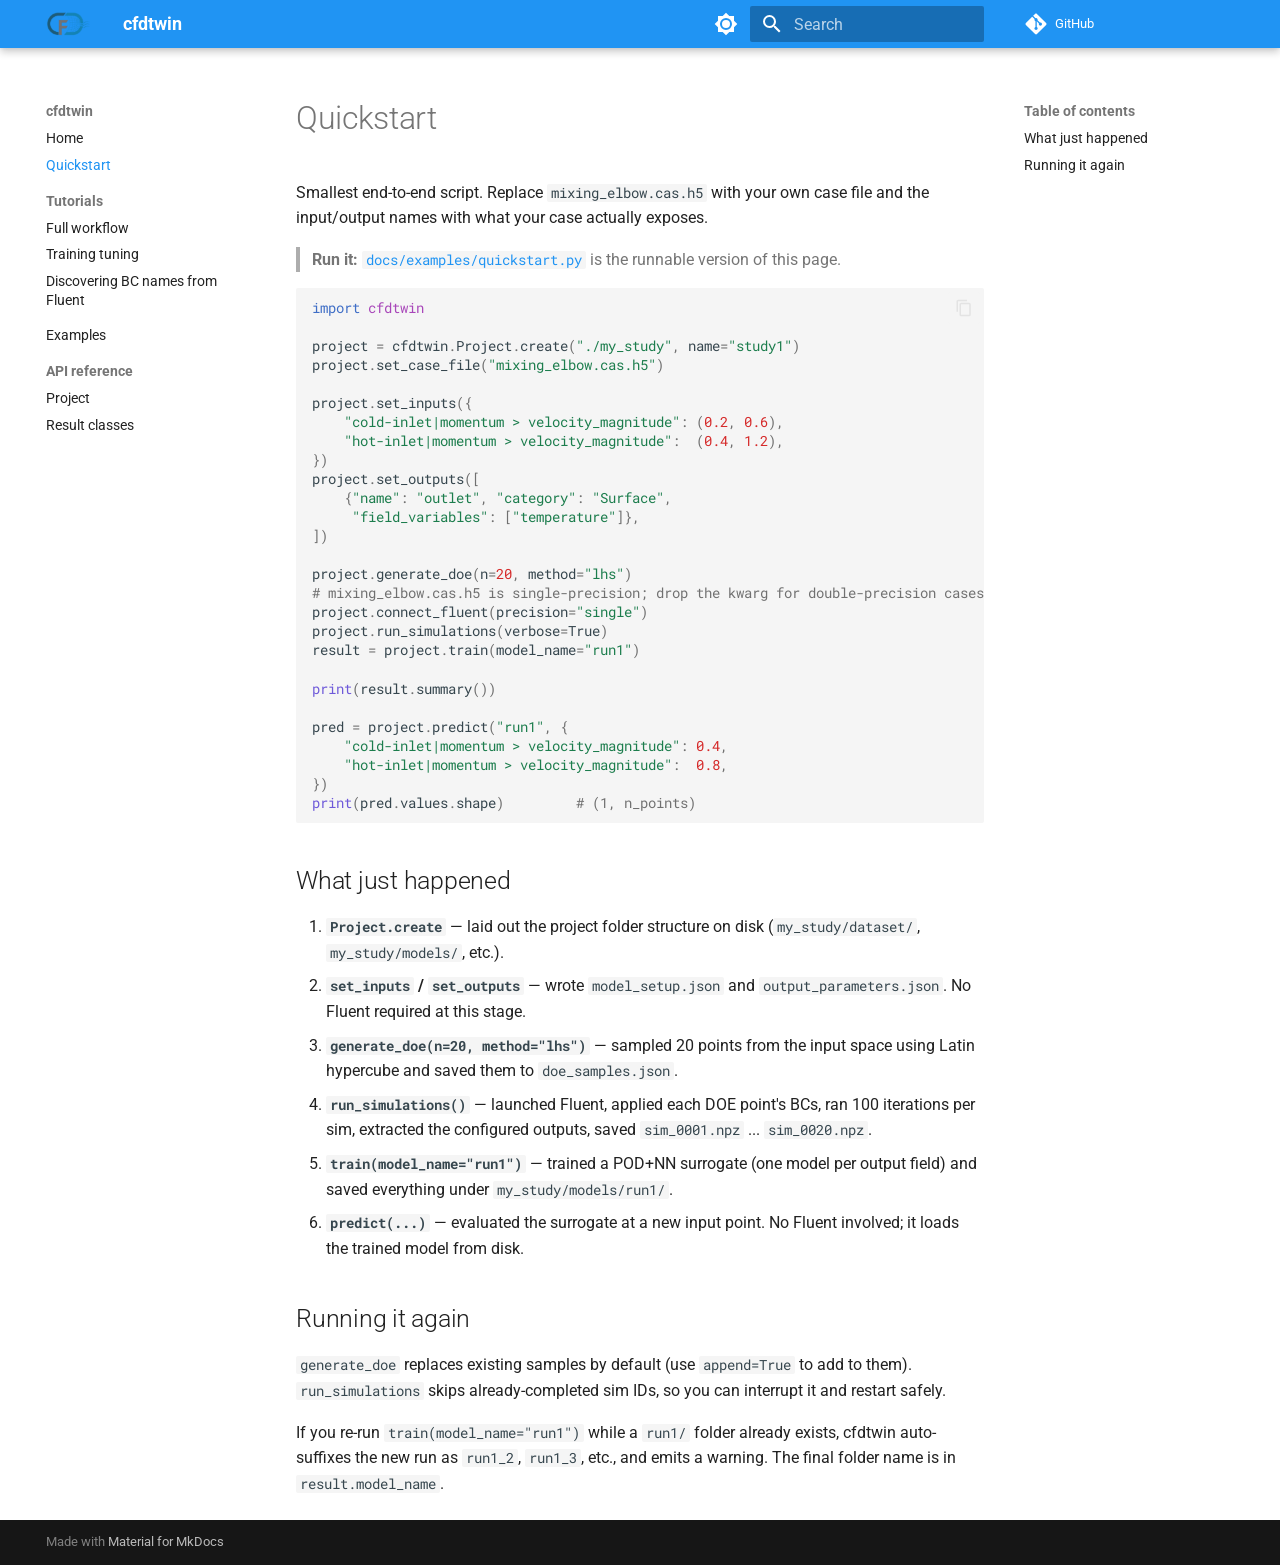
<file: quickstart/index.html>
<!doctype html>
<html lang="en" class="no-js">
  <head>
    
      <meta charset="utf-8">
      <meta name="viewport" content="width=device-width,initial-scale=1">
      
        <meta name="description" content="Neural-network surrogate models for ANSYS Fluent simulations.">
      
      
      
      
        <link rel="prev" href="..">
      
      
        <link rel="next" href="../tutorials/full_workflow/">
      
      
        
      
      
      <link rel="icon" href="../assets/logo_icon.png">
      <meta name="generator" content="mkdocs-1.6.1, mkdocs-material-9.7.7">
    
    
      
        <title>Quickstart - cfdtwin</title>
      
    
    
      <link rel="stylesheet" href="../assets/stylesheets/main.ec1eaa64.min.css">
      
        
        <link rel="stylesheet" href="../assets/stylesheets/palette.ab4e12ef.min.css">
      
      


    
    
      
    
    
      
        
        
        <link rel="preconnect" href="https://fonts.gstatic.com" crossorigin>
        <link rel="stylesheet" href="https://fonts.googleapis.com/css?family=Roboto:300,300i,400,400i,700,700i%7CRoboto+Mono:400,400i,700,700i&display=fallback">
        <style>:root{--md-text-font:"Roboto";--md-code-font:"Roboto Mono"}</style>
      
    
    
      <link rel="stylesheet" href="../assets/_mkdocstrings.css">
    
      <link rel="stylesheet" href="../stylesheets/extra.css">
    
    <script>__md_scope=new URL("..",location),__md_hash=e=>[...e].reduce(((e,_)=>(e<<5)-e+_.charCodeAt(0)),0),__md_get=(e,_=localStorage,t=__md_scope)=>JSON.parse(_.getItem(t.pathname+"."+e)),__md_set=(e,_,t=localStorage,a=__md_scope)=>{try{t.setItem(a.pathname+"."+e,JSON.stringify(_))}catch(e){}}</script>
    
      

    
    
  </head>
  
  
    
    
      
    
    
    
    
    <body dir="ltr" data-md-color-scheme="default" data-md-color-primary="blue" data-md-color-accent="light-blue">
  
    
    <input class="md-toggle" data-md-toggle="drawer" type="checkbox" id="__drawer" autocomplete="off">
    <input class="md-toggle" data-md-toggle="search" type="checkbox" id="__search" autocomplete="off">
    <label class="md-overlay" for="__drawer"></label>
    <div data-md-component="skip">
      
        
        <a href="#quickstart" class="md-skip">
          Skip to content
        </a>
      
    </div>
    <div data-md-component="announce">
      
    </div>
    
    
      

  

<header class="md-header md-header--shadow" data-md-component="header">
  <nav class="md-header__inner md-grid" aria-label="Header">
    <a href=".." title="cfdtwin" class="md-header__button md-logo" aria-label="cfdtwin" data-md-component="logo">
      
  <img src="../assets/logo_icon.png" alt="logo">

    </a>
    <label class="md-header__button md-icon" for="__drawer">
      
      <svg xmlns="http://www.w3.org/2000/svg" viewBox="0 0 24 24"><path d="M3 6h18v2H3zm0 5h18v2H3zm0 5h18v2H3z"/></svg>
    </label>
    <div class="md-header__title" data-md-component="header-title">
      <div class="md-header__ellipsis">
        <div class="md-header__topic">
          <span class="md-ellipsis">
            cfdtwin
          </span>
        </div>
        <div class="md-header__topic" data-md-component="header-topic">
          <span class="md-ellipsis">
            
              Quickstart
            
          </span>
        </div>
      </div>
    </div>
    
      
        <form class="md-header__option" data-md-component="palette">
  
    
    
    
    <input class="md-option" data-md-color-media="" data-md-color-scheme="default" data-md-color-primary="blue" data-md-color-accent="light-blue"  aria-label="Switch to dark mode"  type="radio" name="__palette" id="__palette_0">
    
      <label class="md-header__button md-icon" title="Switch to dark mode" for="__palette_1" hidden>
        <svg xmlns="http://www.w3.org/2000/svg" viewBox="0 0 24 24"><path d="M12 8a4 4 0 0 0-4 4 4 4 0 0 0 4 4 4 4 0 0 0 4-4 4 4 0 0 0-4-4m0 10a6 6 0 0 1-6-6 6 6 0 0 1 6-6 6 6 0 0 1 6 6 6 6 0 0 1-6 6m8-9.31V4h-4.69L12 .69 8.69 4H4v4.69L.69 12 4 15.31V20h4.69L12 23.31 15.31 20H20v-4.69L23.31 12z"/></svg>
      </label>
    
  
    
    
    
    <input class="md-option" data-md-color-media="" data-md-color-scheme="slate" data-md-color-primary="blue" data-md-color-accent="light-blue"  aria-label="Switch to light mode"  type="radio" name="__palette" id="__palette_1">
    
      <label class="md-header__button md-icon" title="Switch to light mode" for="__palette_0" hidden>
        <svg xmlns="http://www.w3.org/2000/svg" viewBox="0 0 24 24"><path d="M12 18c-.89 0-1.74-.2-2.5-.55C11.56 16.5 13 14.42 13 12s-1.44-4.5-3.5-5.45C10.26 6.2 11.11 6 12 6a6 6 0 0 1 6 6 6 6 0 0 1-6 6m8-9.31V4h-4.69L12 .69 8.69 4H4v4.69L.69 12 4 15.31V20h4.69L12 23.31 15.31 20H20v-4.69L23.31 12z"/></svg>
      </label>
    
  
</form>
      
    
    
      <script>var palette=__md_get("__palette");if(palette&&palette.color){if("(prefers-color-scheme)"===palette.color.media){var media=matchMedia("(prefers-color-scheme: light)"),input=document.querySelector(media.matches?"[data-md-color-media='(prefers-color-scheme: light)']":"[data-md-color-media='(prefers-color-scheme: dark)']");palette.color.media=input.getAttribute("data-md-color-media"),palette.color.scheme=input.getAttribute("data-md-color-scheme"),palette.color.primary=input.getAttribute("data-md-color-primary"),palette.color.accent=input.getAttribute("data-md-color-accent")}for(var[key,value]of Object.entries(palette.color))document.body.setAttribute("data-md-color-"+key,value)}</script>
    
    
    
      
      
        <label class="md-header__button md-icon" for="__search">
          
          <svg xmlns="http://www.w3.org/2000/svg" viewBox="0 0 24 24"><path d="M9.5 3A6.5 6.5 0 0 1 16 9.5c0 1.61-.59 3.09-1.56 4.23l.27.27h.79l5 5-1.5 1.5-5-5v-.79l-.27-.27A6.52 6.52 0 0 1 9.5 16 6.5 6.5 0 0 1 3 9.5 6.5 6.5 0 0 1 9.5 3m0 2C7 5 5 7 5 9.5S7 14 9.5 14 14 12 14 9.5 12 5 9.5 5"/></svg>
        </label>
        <div class="md-search" data-md-component="search" role="dialog">
  <label class="md-search__overlay" for="__search"></label>
  <div class="md-search__inner" role="search">
    <form class="md-search__form" name="search">
      <input type="text" class="md-search__input" name="query" aria-label="Search" placeholder="Search" autocapitalize="off" autocorrect="off" autocomplete="off" spellcheck="false" data-md-component="search-query" required>
      <label class="md-search__icon md-icon" for="__search">
        
        <svg xmlns="http://www.w3.org/2000/svg" viewBox="0 0 24 24"><path d="M9.5 3A6.5 6.5 0 0 1 16 9.5c0 1.61-.59 3.09-1.56 4.23l.27.27h.79l5 5-1.5 1.5-5-5v-.79l-.27-.27A6.52 6.52 0 0 1 9.5 16 6.5 6.5 0 0 1 3 9.5 6.5 6.5 0 0 1 9.5 3m0 2C7 5 5 7 5 9.5S7 14 9.5 14 14 12 14 9.5 12 5 9.5 5"/></svg>
        
        <svg xmlns="http://www.w3.org/2000/svg" viewBox="0 0 24 24"><path d="M20 11v2H8l5.5 5.5-1.42 1.42L4.16 12l7.92-7.92L13.5 5.5 8 11z"/></svg>
      </label>
      <nav class="md-search__options" aria-label="Search">
        
        <button type="reset" class="md-search__icon md-icon" title="Clear" aria-label="Clear" tabindex="-1">
          
          <svg xmlns="http://www.w3.org/2000/svg" viewBox="0 0 24 24"><path d="M19 6.41 17.59 5 12 10.59 6.41 5 5 6.41 10.59 12 5 17.59 6.41 19 12 13.41 17.59 19 19 17.59 13.41 12z"/></svg>
        </button>
      </nav>
      
    </form>
    <div class="md-search__output">
      <div class="md-search__scrollwrap" tabindex="0" data-md-scrollfix>
        <div class="md-search-result" data-md-component="search-result">
          <div class="md-search-result__meta">
            Initializing search
          </div>
          <ol class="md-search-result__list" role="presentation"></ol>
        </div>
      </div>
    </div>
  </div>
</div>
      
    
    
      <div class="md-header__source">
        <a href="https://github.com/UARK-NED3/CFDTwin" title="Go to repository" class="md-source" data-md-component="source">
  <div class="md-source__icon md-icon">
    
    <svg xmlns="http://www.w3.org/2000/svg" viewBox="0 0 448 512"><!--! Font Awesome Free 7.1.0 by @fontawesome - https://fontawesome.com License - https://fontawesome.com/license/free (Icons: CC BY 4.0, Fonts: SIL OFL 1.1, Code: MIT License) Copyright 2025 Fonticons, Inc.--><path d="M439.6 236.1 244 40.5c-5.4-5.5-12.8-8.5-20.4-8.5s-15 3-20.4 8.4L162.5 81l51.5 51.5c27.1-9.1 52.7 16.8 43.4 43.7l49.7 49.7c34.2-11.8 61.2 31 35.5 56.7-26.5 26.5-70.2-2.9-56-37.3L240.3 199v121.9c25.3 12.5 22.3 41.8 9.1 55-6.4 6.4-15.2 10.1-24.3 10.1s-17.8-3.6-24.3-10.1c-17.6-17.6-11.1-46.9 11.2-56v-123c-20.8-8.5-24.6-30.7-18.6-45L142.6 101 8.5 235.1C3 240.6 0 247.9 0 255.5s3 15 8.5 20.4l195.6 195.7c5.4 5.4 12.7 8.4 20.4 8.4s15-3 20.4-8.4l194.7-194.7c5.4-5.4 8.4-12.8 8.4-20.4s-3-15-8.4-20.4"/></svg>
  </div>
  <div class="md-source__repository">
    GitHub
  </div>
</a>
      </div>
    
  </nav>
  
</header>
    
    <div class="md-container" data-md-component="container">
      
      
        
          
        
      
      <main class="md-main" data-md-component="main">
        <div class="md-main__inner md-grid">
          
            
              
              <div class="md-sidebar md-sidebar--primary" data-md-component="sidebar" data-md-type="navigation" >
                <div class="md-sidebar__scrollwrap">
                  <div class="md-sidebar__inner">
                    



<nav class="md-nav md-nav--primary" aria-label="Navigation" data-md-level="0">
  <label class="md-nav__title" for="__drawer">
    <a href=".." title="cfdtwin" class="md-nav__button md-logo" aria-label="cfdtwin" data-md-component="logo">
      
  <img src="../assets/logo_icon.png" alt="logo">

    </a>
    cfdtwin
  </label>
  
    <div class="md-nav__source">
      <a href="https://github.com/UARK-NED3/CFDTwin" title="Go to repository" class="md-source" data-md-component="source">
  <div class="md-source__icon md-icon">
    
    <svg xmlns="http://www.w3.org/2000/svg" viewBox="0 0 448 512"><!--! Font Awesome Free 7.1.0 by @fontawesome - https://fontawesome.com License - https://fontawesome.com/license/free (Icons: CC BY 4.0, Fonts: SIL OFL 1.1, Code: MIT License) Copyright 2025 Fonticons, Inc.--><path d="M439.6 236.1 244 40.5c-5.4-5.5-12.8-8.5-20.4-8.5s-15 3-20.4 8.4L162.5 81l51.5 51.5c27.1-9.1 52.7 16.8 43.4 43.7l49.7 49.7c34.2-11.8 61.2 31 35.5 56.7-26.5 26.5-70.2-2.9-56-37.3L240.3 199v121.9c25.3 12.5 22.3 41.8 9.1 55-6.4 6.4-15.2 10.1-24.3 10.1s-17.8-3.6-24.3-10.1c-17.6-17.6-11.1-46.9 11.2-56v-123c-20.8-8.5-24.6-30.7-18.6-45L142.6 101 8.5 235.1C3 240.6 0 247.9 0 255.5s3 15 8.5 20.4l195.6 195.7c5.4 5.4 12.7 8.4 20.4 8.4s15-3 20.4-8.4l194.7-194.7c5.4-5.4 8.4-12.8 8.4-20.4s-3-15-8.4-20.4"/></svg>
  </div>
  <div class="md-source__repository">
    GitHub
  </div>
</a>
    </div>
  
  <ul class="md-nav__list" data-md-scrollfix>
    
      
      
  
  
  
  
    <li class="md-nav__item">
      <a href=".." class="md-nav__link">
        
  
  
  <span class="md-ellipsis">
    
  
    Home
  

    
  </span>
  
  

      </a>
    </li>
  

    
      
      
  
  
    
  
  
  
    <li class="md-nav__item md-nav__item--active">
      
      <input class="md-nav__toggle md-toggle" type="checkbox" id="__toc">
      
      
        
      
      
        <label class="md-nav__link md-nav__link--active" for="__toc">
          
  
  
  <span class="md-ellipsis">
    
  
    Quickstart
  

    
  </span>
  
  

          <span class="md-nav__icon md-icon"></span>
        </label>
      
      <a href="./" class="md-nav__link md-nav__link--active">
        
  
  
  <span class="md-ellipsis">
    
  
    Quickstart
  

    
  </span>
  
  

      </a>
      
        

<nav class="md-nav md-nav--secondary" aria-label="Table of contents">
  
  
  
    
  
  
    <label class="md-nav__title" for="__toc">
      <span class="md-nav__icon md-icon"></span>
      Table of contents
    </label>
    <ul class="md-nav__list" data-md-component="toc" data-md-scrollfix>
      
        <li class="md-nav__item">
  <a href="#what-just-happened" class="md-nav__link">
    <span class="md-ellipsis">
      
        What just happened
      
    </span>
  </a>
  
</li>
      
        <li class="md-nav__item">
  <a href="#running-it-again" class="md-nav__link">
    <span class="md-ellipsis">
      
        Running it again
      
    </span>
  </a>
  
</li>
      
    </ul>
  
</nav>
      
    </li>
  

    
      
      
  
  
  
  
    
    
    
    
      
        
        
      
    
    
    <li class="md-nav__item md-nav__item--section md-nav__item--nested">
      
        
        
          
        
        <input class="md-nav__toggle md-toggle md-toggle--indeterminate" type="checkbox" id="__nav_3" >
        
          
          <label class="md-nav__link" for="__nav_3" id="__nav_3_label" tabindex="">
            
  
  
  <span class="md-ellipsis">
    
  
    Tutorials
  

    
  </span>
  
  

            <span class="md-nav__icon md-icon"></span>
          </label>
        
        <nav class="md-nav" data-md-level="1" aria-labelledby="__nav_3_label" aria-expanded="false">
          <label class="md-nav__title" for="__nav_3">
            <span class="md-nav__icon md-icon"></span>
            
  
    Tutorials
  

          </label>
          <ul class="md-nav__list" data-md-scrollfix>
            
              
                
  
  
  
  
    <li class="md-nav__item">
      <a href="../tutorials/full_workflow/" class="md-nav__link">
        
  
  
  <span class="md-ellipsis">
    
  
    Full workflow
  

    
  </span>
  
  

      </a>
    </li>
  

              
            
              
                
  
  
  
  
    <li class="md-nav__item">
      <a href="../tutorials/training_tuning/" class="md-nav__link">
        
  
  
  <span class="md-ellipsis">
    
  
    Training tuning
  

    
  </span>
  
  

      </a>
    </li>
  

              
            
              
                
  
  
  
  
    <li class="md-nav__item">
      <a href="../tutorials/fluent_session/" class="md-nav__link">
        
  
  
  <span class="md-ellipsis">
    
  
    Discovering BC names from Fluent
  

    
  </span>
  
  

      </a>
    </li>
  

              
            
          </ul>
        </nav>
      
    </li>
  

    
      
      
  
  
  
  
    <li class="md-nav__item">
      <a href="../examples/" class="md-nav__link">
        
  
  
  <span class="md-ellipsis">
    
  
    Examples
  

    
  </span>
  
  

      </a>
    </li>
  

    
      
      
  
  
  
  
    
    
    
    
      
        
        
      
    
    
    <li class="md-nav__item md-nav__item--section md-nav__item--nested">
      
        
        
          
        
        <input class="md-nav__toggle md-toggle md-toggle--indeterminate" type="checkbox" id="__nav_5" >
        
          
          <label class="md-nav__link" for="__nav_5" id="__nav_5_label" tabindex="">
            
  
  
  <span class="md-ellipsis">
    
  
    API reference
  

    
  </span>
  
  

            <span class="md-nav__icon md-icon"></span>
          </label>
        
        <nav class="md-nav" data-md-level="1" aria-labelledby="__nav_5_label" aria-expanded="false">
          <label class="md-nav__title" for="__nav_5">
            <span class="md-nav__icon md-icon"></span>
            
  
    API reference
  

          </label>
          <ul class="md-nav__list" data-md-scrollfix>
            
              
                
  
  
  
  
    <li class="md-nav__item">
      <a href="../api/project/" class="md-nav__link">
        
  
  
  <span class="md-ellipsis">
    
  
    Project
  

    
  </span>
  
  

      </a>
    </li>
  

              
            
              
                
  
  
  
  
    <li class="md-nav__item">
      <a href="../api/results/" class="md-nav__link">
        
  
  
  <span class="md-ellipsis">
    
  
    Result classes
  

    
  </span>
  
  

      </a>
    </li>
  

              
            
          </ul>
        </nav>
      
    </li>
  

    
  </ul>
</nav>
                  </div>
                </div>
              </div>
            
            
              
              <div class="md-sidebar md-sidebar--secondary" data-md-component="sidebar" data-md-type="toc" >
                <div class="md-sidebar__scrollwrap">
                  <div class="md-sidebar__inner">
                    

<nav class="md-nav md-nav--secondary" aria-label="Table of contents">
  
  
  
    
  
  
    <label class="md-nav__title" for="__toc">
      <span class="md-nav__icon md-icon"></span>
      Table of contents
    </label>
    <ul class="md-nav__list" data-md-component="toc" data-md-scrollfix>
      
        <li class="md-nav__item">
  <a href="#what-just-happened" class="md-nav__link">
    <span class="md-ellipsis">
      
        What just happened
      
    </span>
  </a>
  
</li>
      
        <li class="md-nav__item">
  <a href="#running-it-again" class="md-nav__link">
    <span class="md-ellipsis">
      
        Running it again
      
    </span>
  </a>
  
</li>
      
    </ul>
  
</nav>
                  </div>
                </div>
              </div>
            
          
          
            <div class="md-content" data-md-component="content">
              
              <article class="md-content__inner md-typeset">
                
                  


  
  


<h1 id="quickstart">Quickstart</h1>
<p>Smallest end-to-end script. Replace <code>mixing_elbow.cas.h5</code> with your own
case file and the input/output names with what your case actually exposes.</p>
<blockquote>
<p><strong>Run it:</strong> <a href="https://github.com/UARK-NED3/CFDTwin/blob/master/docs/examples/quickstart.py"><code>docs/examples/quickstart.py</code></a> is the runnable version of this page.</p>
</blockquote>
<div class="highlight"><pre><span></span><code><a id="__codelineno-0-1" name="__codelineno-0-1" href="#__codelineno-0-1"></a><span class="kn">import</span><span class="w"> </span><span class="nn">cfdtwin</span>
<a id="__codelineno-0-2" name="__codelineno-0-2" href="#__codelineno-0-2"></a>
<a id="__codelineno-0-3" name="__codelineno-0-3" href="#__codelineno-0-3"></a><span class="n">project</span> <span class="o">=</span> <span class="n">cfdtwin</span><span class="o">.</span><span class="n">Project</span><span class="o">.</span><span class="n">create</span><span class="p">(</span><span class="s2">"./my_study"</span><span class="p">,</span> <span class="n">name</span><span class="o">=</span><span class="s2">"study1"</span><span class="p">)</span>
<a id="__codelineno-0-4" name="__codelineno-0-4" href="#__codelineno-0-4"></a><span class="n">project</span><span class="o">.</span><span class="n">set_case_file</span><span class="p">(</span><span class="s2">"mixing_elbow.cas.h5"</span><span class="p">)</span>
<a id="__codelineno-0-5" name="__codelineno-0-5" href="#__codelineno-0-5"></a>
<a id="__codelineno-0-6" name="__codelineno-0-6" href="#__codelineno-0-6"></a><span class="n">project</span><span class="o">.</span><span class="n">set_inputs</span><span class="p">({</span>
<a id="__codelineno-0-7" name="__codelineno-0-7" href="#__codelineno-0-7"></a>    <span class="s2">"cold-inlet|momentum &gt; velocity_magnitude"</span><span class="p">:</span> <span class="p">(</span><span class="mf">0.2</span><span class="p">,</span> <span class="mf">0.6</span><span class="p">),</span>
<a id="__codelineno-0-8" name="__codelineno-0-8" href="#__codelineno-0-8"></a>    <span class="s2">"hot-inlet|momentum &gt; velocity_magnitude"</span><span class="p">:</span>  <span class="p">(</span><span class="mf">0.4</span><span class="p">,</span> <span class="mf">1.2</span><span class="p">),</span>
<a id="__codelineno-0-9" name="__codelineno-0-9" href="#__codelineno-0-9"></a><span class="p">})</span>
<a id="__codelineno-0-10" name="__codelineno-0-10" href="#__codelineno-0-10"></a><span class="n">project</span><span class="o">.</span><span class="n">set_outputs</span><span class="p">([</span>
<a id="__codelineno-0-11" name="__codelineno-0-11" href="#__codelineno-0-11"></a>    <span class="p">{</span><span class="s2">"name"</span><span class="p">:</span> <span class="s2">"outlet"</span><span class="p">,</span> <span class="s2">"category"</span><span class="p">:</span> <span class="s2">"Surface"</span><span class="p">,</span>
<a id="__codelineno-0-12" name="__codelineno-0-12" href="#__codelineno-0-12"></a>     <span class="s2">"field_variables"</span><span class="p">:</span> <span class="p">[</span><span class="s2">"temperature"</span><span class="p">]},</span>
<a id="__codelineno-0-13" name="__codelineno-0-13" href="#__codelineno-0-13"></a><span class="p">])</span>
<a id="__codelineno-0-14" name="__codelineno-0-14" href="#__codelineno-0-14"></a>
<a id="__codelineno-0-15" name="__codelineno-0-15" href="#__codelineno-0-15"></a><span class="n">project</span><span class="o">.</span><span class="n">generate_doe</span><span class="p">(</span><span class="n">n</span><span class="o">=</span><span class="mi">20</span><span class="p">,</span> <span class="n">method</span><span class="o">=</span><span class="s2">"lhs"</span><span class="p">)</span>
<a id="__codelineno-0-16" name="__codelineno-0-16" href="#__codelineno-0-16"></a><span class="c1"># mixing_elbow.cas.h5 is single-precision; drop the kwarg for double-precision cases.</span>
<a id="__codelineno-0-17" name="__codelineno-0-17" href="#__codelineno-0-17"></a><span class="n">project</span><span class="o">.</span><span class="n">connect_fluent</span><span class="p">(</span><span class="n">precision</span><span class="o">=</span><span class="s2">"single"</span><span class="p">)</span>
<a id="__codelineno-0-18" name="__codelineno-0-18" href="#__codelineno-0-18"></a><span class="n">project</span><span class="o">.</span><span class="n">run_simulations</span><span class="p">(</span><span class="n">verbose</span><span class="o">=</span><span class="kc">True</span><span class="p">)</span>
<a id="__codelineno-0-19" name="__codelineno-0-19" href="#__codelineno-0-19"></a><span class="n">result</span> <span class="o">=</span> <span class="n">project</span><span class="o">.</span><span class="n">train</span><span class="p">(</span><span class="n">model_name</span><span class="o">=</span><span class="s2">"run1"</span><span class="p">)</span>
<a id="__codelineno-0-20" name="__codelineno-0-20" href="#__codelineno-0-20"></a>
<a id="__codelineno-0-21" name="__codelineno-0-21" href="#__codelineno-0-21"></a><span class="nb">print</span><span class="p">(</span><span class="n">result</span><span class="o">.</span><span class="n">summary</span><span class="p">())</span>
<a id="__codelineno-0-22" name="__codelineno-0-22" href="#__codelineno-0-22"></a>
<a id="__codelineno-0-23" name="__codelineno-0-23" href="#__codelineno-0-23"></a><span class="n">pred</span> <span class="o">=</span> <span class="n">project</span><span class="o">.</span><span class="n">predict</span><span class="p">(</span><span class="s2">"run1"</span><span class="p">,</span> <span class="p">{</span>
<a id="__codelineno-0-24" name="__codelineno-0-24" href="#__codelineno-0-24"></a>    <span class="s2">"cold-inlet|momentum &gt; velocity_magnitude"</span><span class="p">:</span> <span class="mf">0.4</span><span class="p">,</span>
<a id="__codelineno-0-25" name="__codelineno-0-25" href="#__codelineno-0-25"></a>    <span class="s2">"hot-inlet|momentum &gt; velocity_magnitude"</span><span class="p">:</span>  <span class="mf">0.8</span><span class="p">,</span>
<a id="__codelineno-0-26" name="__codelineno-0-26" href="#__codelineno-0-26"></a><span class="p">})</span>
<a id="__codelineno-0-27" name="__codelineno-0-27" href="#__codelineno-0-27"></a><span class="nb">print</span><span class="p">(</span><span class="n">pred</span><span class="o">.</span><span class="n">values</span><span class="o">.</span><span class="n">shape</span><span class="p">)</span>         <span class="c1"># (1, n_points)</span>
</code></pre></div>
<h2 id="what-just-happened">What just happened</h2>
<ol>
<li><strong><code>Project.create</code></strong> — laid out the project folder structure on disk
   (<code>my_study/dataset/</code>, <code>my_study/models/</code>, etc.).</li>
<li><strong><code>set_inputs</code> / <code>set_outputs</code></strong> — wrote <code>model_setup.json</code> and
   <code>output_parameters.json</code>. No Fluent required at this stage.</li>
<li><strong><code>generate_doe(n=20, method="lhs")</code></strong> — sampled 20 points from the input
   space using Latin hypercube and saved them to <code>doe_samples.json</code>.</li>
<li><strong><code>run_simulations()</code></strong> — launched Fluent, applied each DOE point's BCs,
   ran 100 iterations per sim, extracted the configured outputs, saved
   <code>sim_0001.npz</code> ... <code>sim_0020.npz</code>.</li>
<li><strong><code>train(model_name="run1")</code></strong> — trained a POD+NN surrogate (one model
   per output field) and saved everything under <code>my_study/models/run1/</code>.</li>
<li><strong><code>predict(...)</code></strong> — evaluated the surrogate at a new input point. No
   Fluent involved; it loads the trained model from disk.</li>
</ol>
<h2 id="running-it-again">Running it again</h2>
<p><code>generate_doe</code> replaces existing samples by default (use <code>append=True</code> to
add to them). <code>run_simulations</code> skips already-completed sim IDs, so you
can interrupt it and restart safely.</p>
<p>If you re-run <code>train(model_name="run1")</code> while a <code>run1/</code> folder already
exists, cfdtwin auto-suffixes the new run as <code>run1_2</code>, <code>run1_3</code>, etc., and
emits a warning. The final folder name is in <code>result.model_name</code>.</p>












                
              </article>
            </div>
          
          
<script>var target=document.getElementById(location.hash.slice(1));target&&target.name&&(target.checked=target.name.startsWith("__tabbed_"))</script>
        </div>
        
      </main>
      
        <footer class="md-footer">
  
  <div class="md-footer-meta md-typeset">
    <div class="md-footer-meta__inner md-grid">
      <div class="md-copyright">
  
  
    Made with
    <a href="https://squidfunk.github.io/mkdocs-material/" target="_blank" rel="noopener">
      Material for MkDocs
    </a>
  
</div>
      
    </div>
  </div>
</footer>
      
    </div>
    <div class="md-dialog" data-md-component="dialog">
      <div class="md-dialog__inner md-typeset"></div>
    </div>
    
    
    
      
      
      <script id="__config" type="application/json">{"annotate": null, "base": "..", "features": ["navigation.sections", "navigation.expand", "content.code.copy"], "search": "../assets/javascripts/workers/search.2c215733.min.js", "tags": null, "translations": {"clipboard.copied": "Copied to clipboard", "clipboard.copy": "Copy to clipboard", "search.result.more.one": "1 more on this page", "search.result.more.other": "# more on this page", "search.result.none": "No matching documents", "search.result.one": "1 matching document", "search.result.other": "# matching documents", "search.result.placeholder": "Type to start searching", "search.result.term.missing": "Missing", "select.version": "Select version"}, "version": null}</script>
    
    
      <script src="../assets/javascripts/bundle.d7400e89.min.js"></script>
      
    
  </body>
</html>
</file>
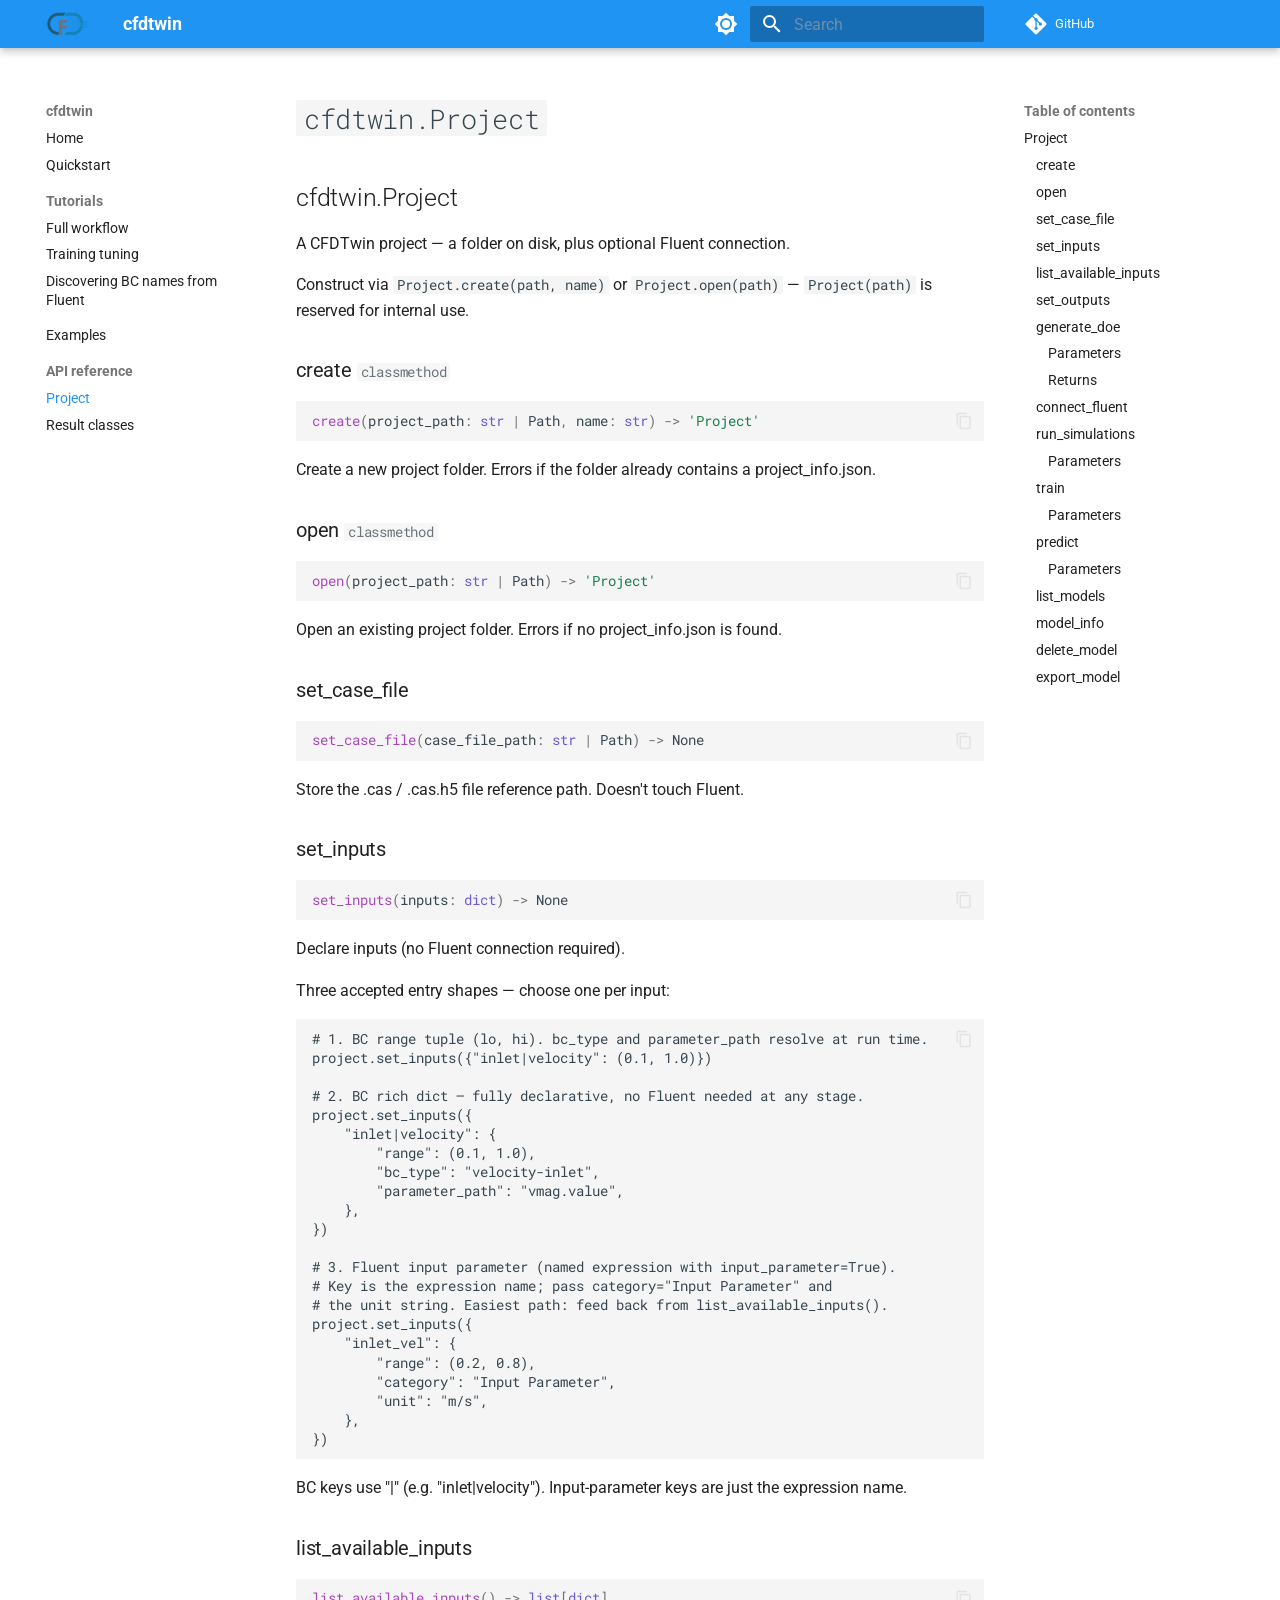
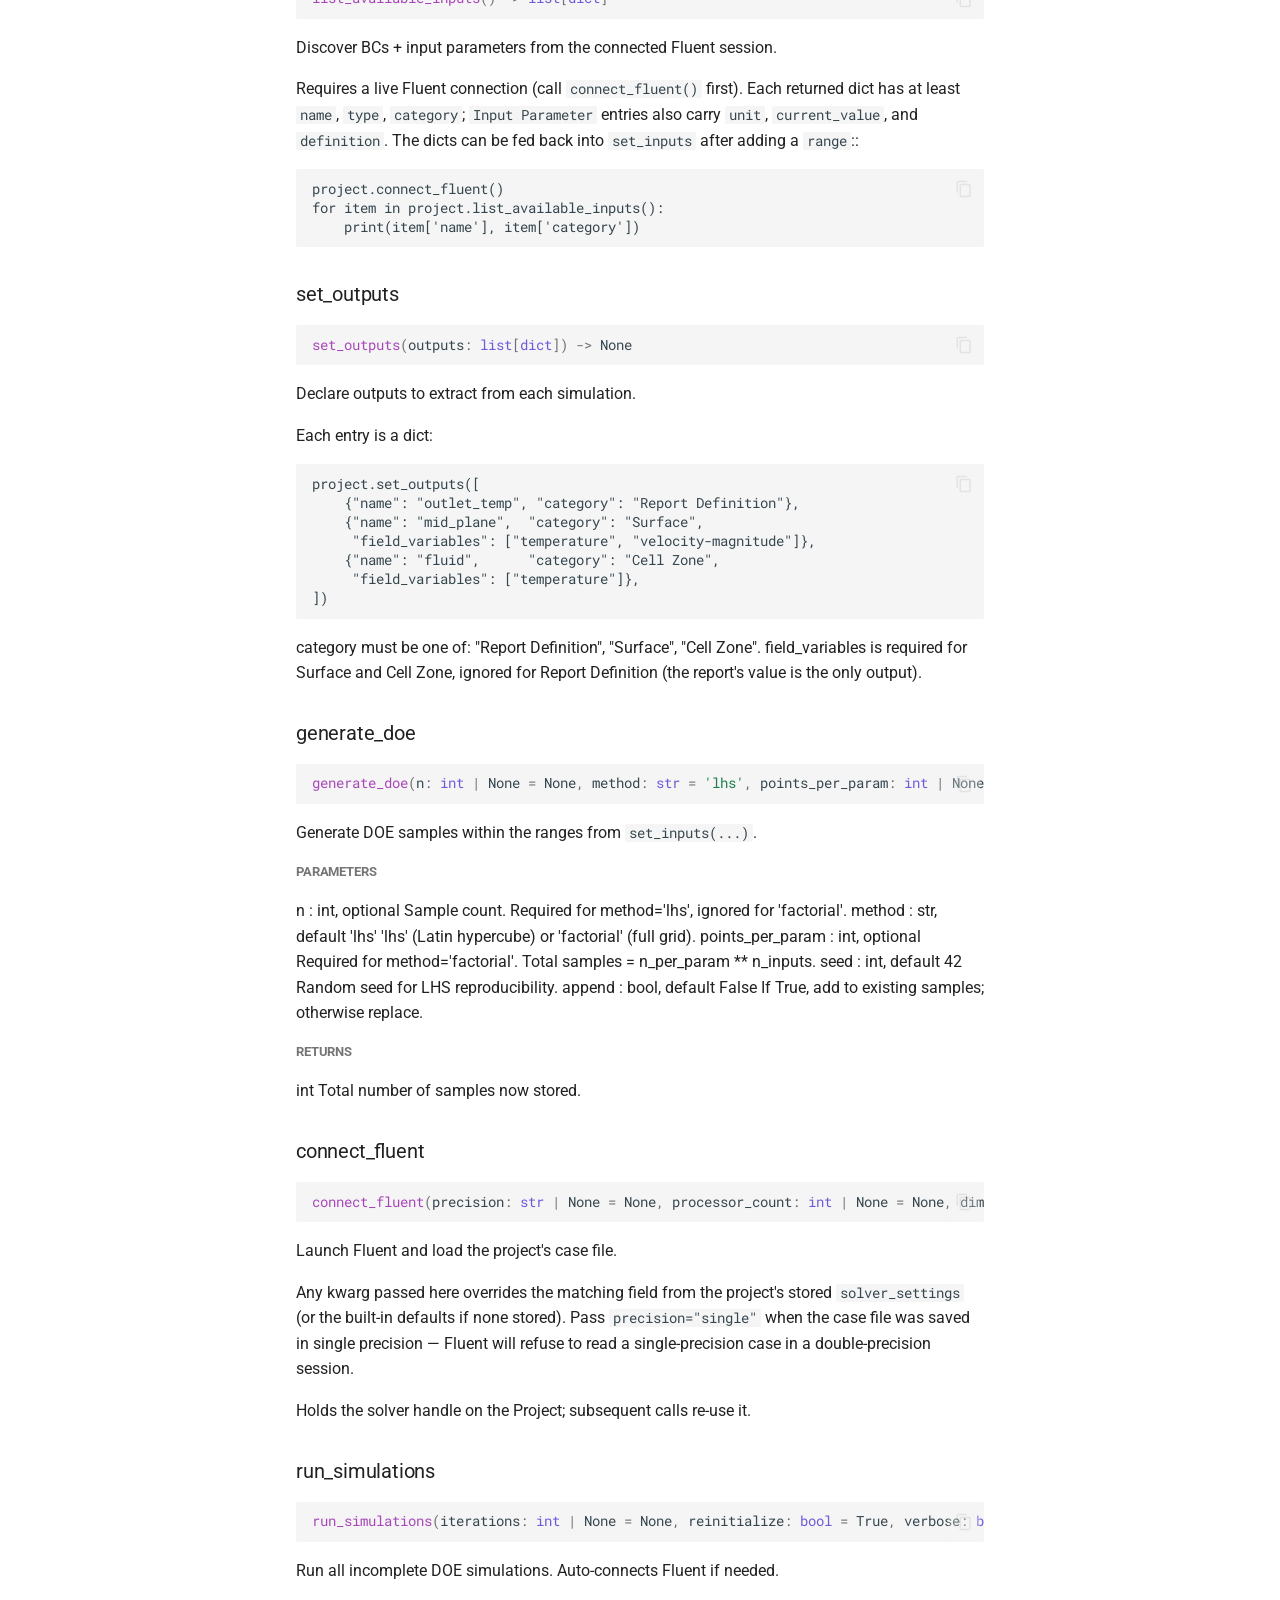
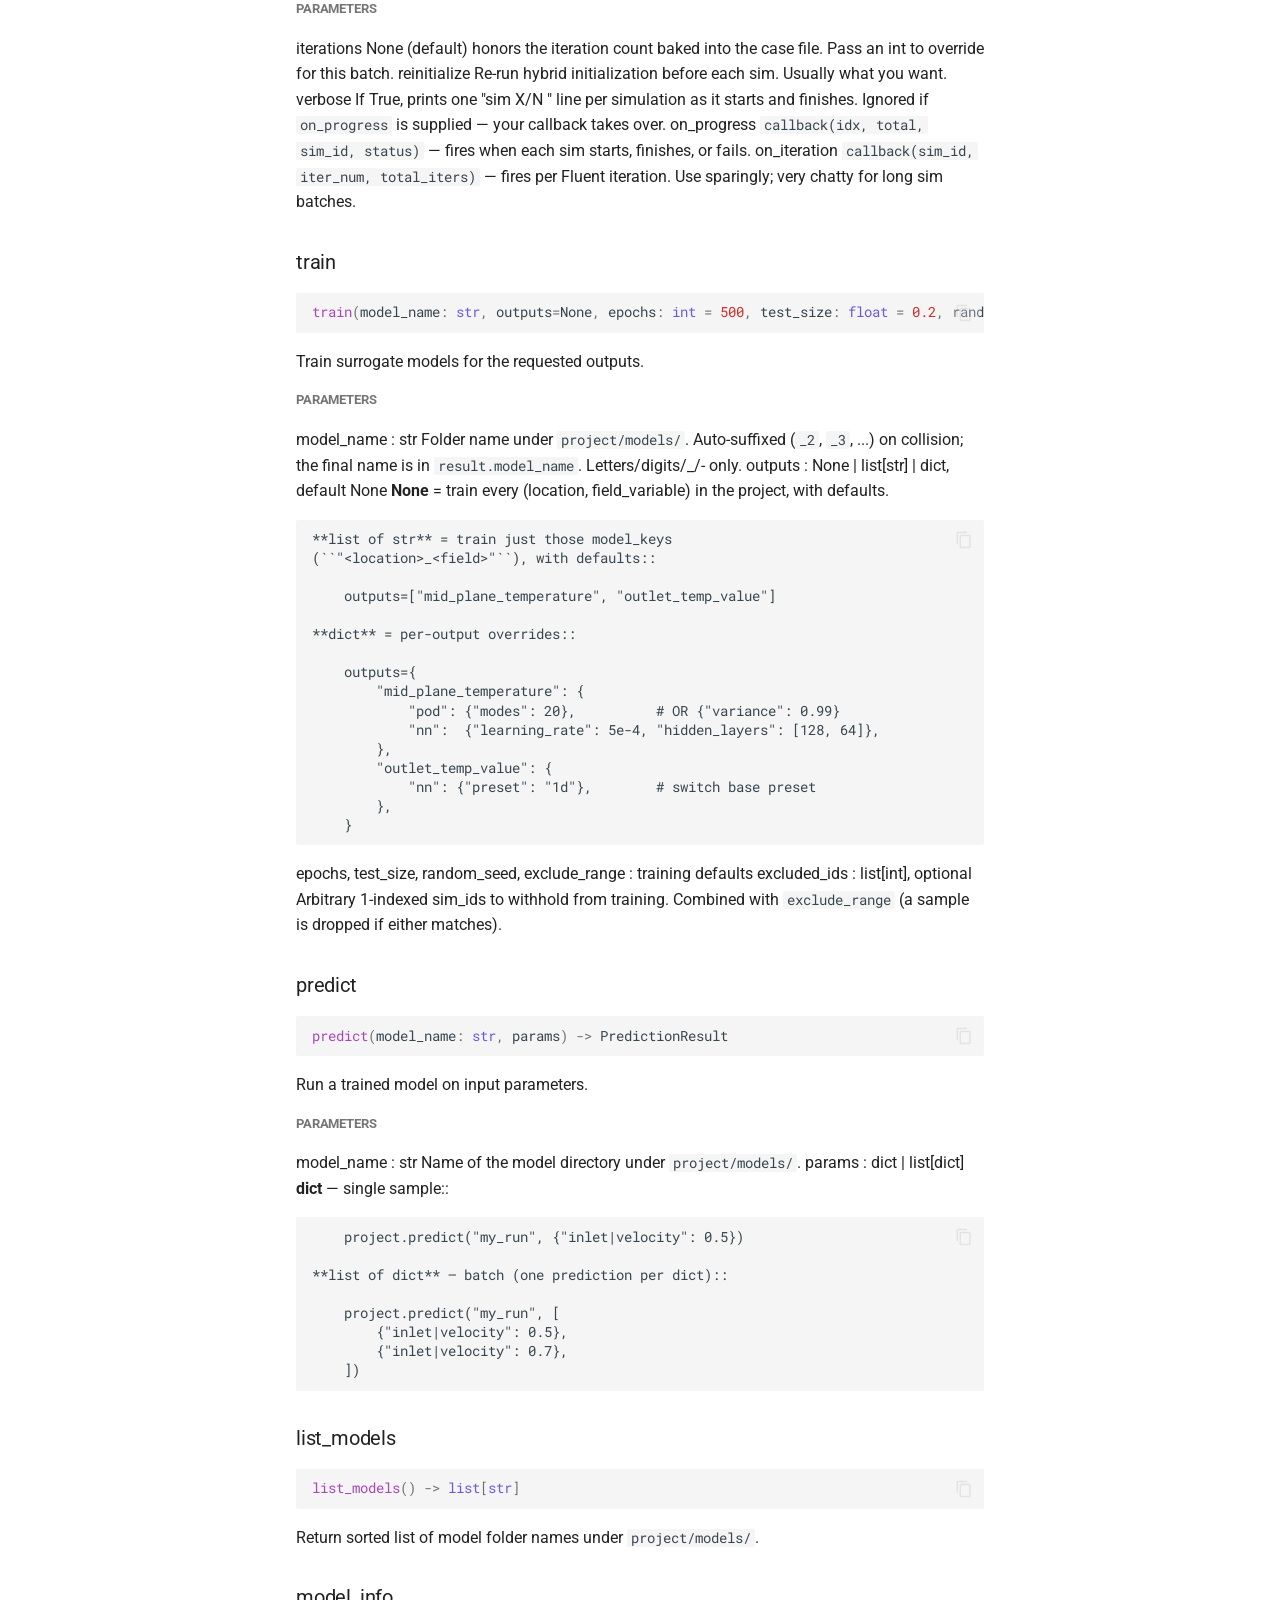
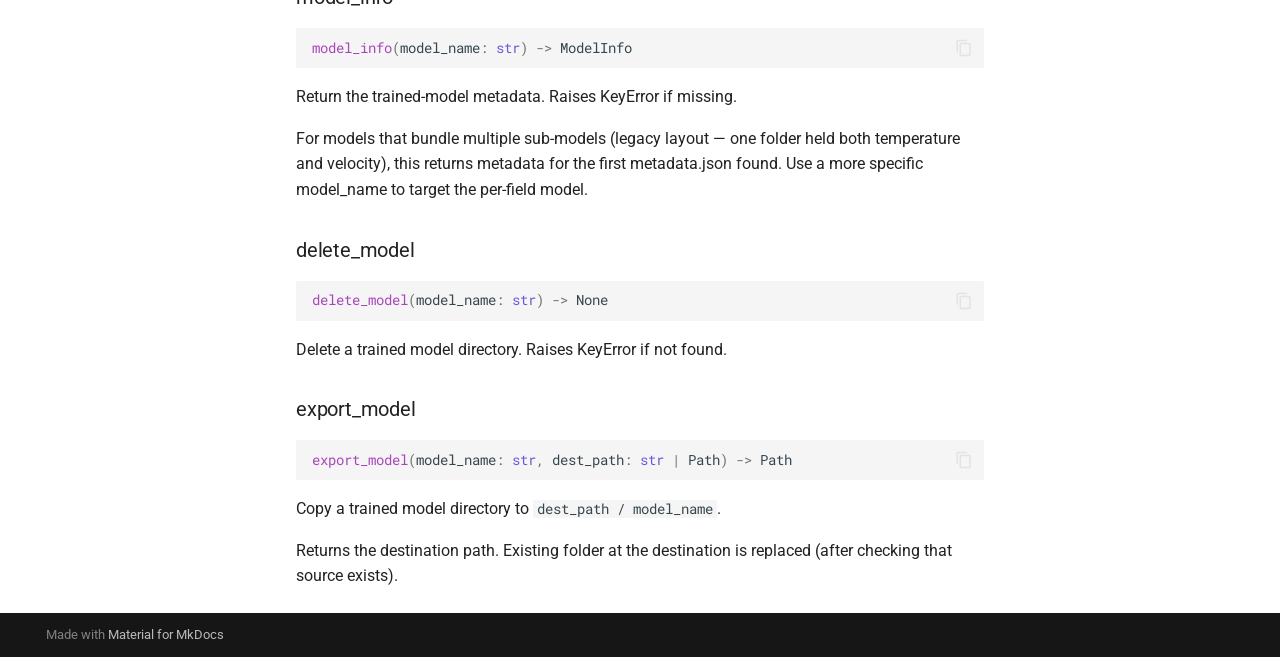
<file: api/project/index.html>
<!doctype html>
<html lang="en" class="no-js">
  <head>
    
      <meta charset="utf-8">
      <meta name="viewport" content="width=device-width,initial-scale=1">
      
        <meta name="description" content="Neural-network surrogate models for ANSYS Fluent simulations.">
      
      
      
      
        <link rel="prev" href="../../examples/">
      
      
        <link rel="next" href="../results/">
      
      
        
      
      
      <link rel="icon" href="../../assets/logo_icon.png">
      <meta name="generator" content="mkdocs-1.6.1, mkdocs-material-9.7.7">
    
    
      
        <title>Project - cfdtwin</title>
      
    
    
      <link rel="stylesheet" href="../../assets/stylesheets/main.ec1eaa64.min.css">
      
        
        <link rel="stylesheet" href="../../assets/stylesheets/palette.ab4e12ef.min.css">
      
      


    
    
      
    
    
      
        
        
        <link rel="preconnect" href="https://fonts.gstatic.com" crossorigin>
        <link rel="stylesheet" href="https://fonts.googleapis.com/css?family=Roboto:300,300i,400,400i,700,700i%7CRoboto+Mono:400,400i,700,700i&display=fallback">
        <style>:root{--md-text-font:"Roboto";--md-code-font:"Roboto Mono"}</style>
      
    
    
      <link rel="stylesheet" href="../../assets/_mkdocstrings.css">
    
      <link rel="stylesheet" href="../../stylesheets/extra.css">
    
    <script>__md_scope=new URL("../..",location),__md_hash=e=>[...e].reduce(((e,_)=>(e<<5)-e+_.charCodeAt(0)),0),__md_get=(e,_=localStorage,t=__md_scope)=>JSON.parse(_.getItem(t.pathname+"."+e)),__md_set=(e,_,t=localStorage,a=__md_scope)=>{try{t.setItem(a.pathname+"."+e,JSON.stringify(_))}catch(e){}}</script>
    
      

    
    
  </head>
  
  
    
    
      
    
    
    
    
    <body dir="ltr" data-md-color-scheme="default" data-md-color-primary="blue" data-md-color-accent="light-blue">
  
    
    <input class="md-toggle" data-md-toggle="drawer" type="checkbox" id="__drawer" autocomplete="off">
    <input class="md-toggle" data-md-toggle="search" type="checkbox" id="__search" autocomplete="off">
    <label class="md-overlay" for="__drawer"></label>
    <div data-md-component="skip">
      
        
        <a href="#cfdtwinproject" class="md-skip">
          Skip to content
        </a>
      
    </div>
    <div data-md-component="announce">
      
    </div>
    
    
      

  

<header class="md-header md-header--shadow" data-md-component="header">
  <nav class="md-header__inner md-grid" aria-label="Header">
    <a href="../.." title="cfdtwin" class="md-header__button md-logo" aria-label="cfdtwin" data-md-component="logo">
      
  <img src="../../assets/logo_icon.png" alt="logo">

    </a>
    <label class="md-header__button md-icon" for="__drawer">
      
      <svg xmlns="http://www.w3.org/2000/svg" viewBox="0 0 24 24"><path d="M3 6h18v2H3zm0 5h18v2H3zm0 5h18v2H3z"/></svg>
    </label>
    <div class="md-header__title" data-md-component="header-title">
      <div class="md-header__ellipsis">
        <div class="md-header__topic">
          <span class="md-ellipsis">
            cfdtwin
          </span>
        </div>
        <div class="md-header__topic" data-md-component="header-topic">
          <span class="md-ellipsis">
            
              Project
            
          </span>
        </div>
      </div>
    </div>
    
      
        <form class="md-header__option" data-md-component="palette">
  
    
    
    
    <input class="md-option" data-md-color-media="" data-md-color-scheme="default" data-md-color-primary="blue" data-md-color-accent="light-blue"  aria-label="Switch to dark mode"  type="radio" name="__palette" id="__palette_0">
    
      <label class="md-header__button md-icon" title="Switch to dark mode" for="__palette_1" hidden>
        <svg xmlns="http://www.w3.org/2000/svg" viewBox="0 0 24 24"><path d="M12 8a4 4 0 0 0-4 4 4 4 0 0 0 4 4 4 4 0 0 0 4-4 4 4 0 0 0-4-4m0 10a6 6 0 0 1-6-6 6 6 0 0 1 6-6 6 6 0 0 1 6 6 6 6 0 0 1-6 6m8-9.31V4h-4.69L12 .69 8.69 4H4v4.69L.69 12 4 15.31V20h4.69L12 23.31 15.31 20H20v-4.69L23.31 12z"/></svg>
      </label>
    
  
    
    
    
    <input class="md-option" data-md-color-media="" data-md-color-scheme="slate" data-md-color-primary="blue" data-md-color-accent="light-blue"  aria-label="Switch to light mode"  type="radio" name="__palette" id="__palette_1">
    
      <label class="md-header__button md-icon" title="Switch to light mode" for="__palette_0" hidden>
        <svg xmlns="http://www.w3.org/2000/svg" viewBox="0 0 24 24"><path d="M12 18c-.89 0-1.74-.2-2.5-.55C11.56 16.5 13 14.42 13 12s-1.44-4.5-3.5-5.45C10.26 6.2 11.11 6 12 6a6 6 0 0 1 6 6 6 6 0 0 1-6 6m8-9.31V4h-4.69L12 .69 8.69 4H4v4.69L.69 12 4 15.31V20h4.69L12 23.31 15.31 20H20v-4.69L23.31 12z"/></svg>
      </label>
    
  
</form>
      
    
    
      <script>var palette=__md_get("__palette");if(palette&&palette.color){if("(prefers-color-scheme)"===palette.color.media){var media=matchMedia("(prefers-color-scheme: light)"),input=document.querySelector(media.matches?"[data-md-color-media='(prefers-color-scheme: light)']":"[data-md-color-media='(prefers-color-scheme: dark)']");palette.color.media=input.getAttribute("data-md-color-media"),palette.color.scheme=input.getAttribute("data-md-color-scheme"),palette.color.primary=input.getAttribute("data-md-color-primary"),palette.color.accent=input.getAttribute("data-md-color-accent")}for(var[key,value]of Object.entries(palette.color))document.body.setAttribute("data-md-color-"+key,value)}</script>
    
    
    
      
      
        <label class="md-header__button md-icon" for="__search">
          
          <svg xmlns="http://www.w3.org/2000/svg" viewBox="0 0 24 24"><path d="M9.5 3A6.5 6.5 0 0 1 16 9.5c0 1.61-.59 3.09-1.56 4.23l.27.27h.79l5 5-1.5 1.5-5-5v-.79l-.27-.27A6.52 6.52 0 0 1 9.5 16 6.5 6.5 0 0 1 3 9.5 6.5 6.5 0 0 1 9.5 3m0 2C7 5 5 7 5 9.5S7 14 9.5 14 14 12 14 9.5 12 5 9.5 5"/></svg>
        </label>
        <div class="md-search" data-md-component="search" role="dialog">
  <label class="md-search__overlay" for="__search"></label>
  <div class="md-search__inner" role="search">
    <form class="md-search__form" name="search">
      <input type="text" class="md-search__input" name="query" aria-label="Search" placeholder="Search" autocapitalize="off" autocorrect="off" autocomplete="off" spellcheck="false" data-md-component="search-query" required>
      <label class="md-search__icon md-icon" for="__search">
        
        <svg xmlns="http://www.w3.org/2000/svg" viewBox="0 0 24 24"><path d="M9.5 3A6.5 6.5 0 0 1 16 9.5c0 1.61-.59 3.09-1.56 4.23l.27.27h.79l5 5-1.5 1.5-5-5v-.79l-.27-.27A6.52 6.52 0 0 1 9.5 16 6.5 6.5 0 0 1 3 9.5 6.5 6.5 0 0 1 9.5 3m0 2C7 5 5 7 5 9.5S7 14 9.5 14 14 12 14 9.5 12 5 9.5 5"/></svg>
        
        <svg xmlns="http://www.w3.org/2000/svg" viewBox="0 0 24 24"><path d="M20 11v2H8l5.5 5.5-1.42 1.42L4.16 12l7.92-7.92L13.5 5.5 8 11z"/></svg>
      </label>
      <nav class="md-search__options" aria-label="Search">
        
        <button type="reset" class="md-search__icon md-icon" title="Clear" aria-label="Clear" tabindex="-1">
          
          <svg xmlns="http://www.w3.org/2000/svg" viewBox="0 0 24 24"><path d="M19 6.41 17.59 5 12 10.59 6.41 5 5 6.41 10.59 12 5 17.59 6.41 19 12 13.41 17.59 19 19 17.59 13.41 12z"/></svg>
        </button>
      </nav>
      
    </form>
    <div class="md-search__output">
      <div class="md-search__scrollwrap" tabindex="0" data-md-scrollfix>
        <div class="md-search-result" data-md-component="search-result">
          <div class="md-search-result__meta">
            Initializing search
          </div>
          <ol class="md-search-result__list" role="presentation"></ol>
        </div>
      </div>
    </div>
  </div>
</div>
      
    
    
      <div class="md-header__source">
        <a href="https://github.com/UARK-NED3/CFDTwin" title="Go to repository" class="md-source" data-md-component="source">
  <div class="md-source__icon md-icon">
    
    <svg xmlns="http://www.w3.org/2000/svg" viewBox="0 0 448 512"><!--! Font Awesome Free 7.1.0 by @fontawesome - https://fontawesome.com License - https://fontawesome.com/license/free (Icons: CC BY 4.0, Fonts: SIL OFL 1.1, Code: MIT License) Copyright 2025 Fonticons, Inc.--><path d="M439.6 236.1 244 40.5c-5.4-5.5-12.8-8.5-20.4-8.5s-15 3-20.4 8.4L162.5 81l51.5 51.5c27.1-9.1 52.7 16.8 43.4 43.7l49.7 49.7c34.2-11.8 61.2 31 35.5 56.7-26.5 26.5-70.2-2.9-56-37.3L240.3 199v121.9c25.3 12.5 22.3 41.8 9.1 55-6.4 6.4-15.2 10.1-24.3 10.1s-17.8-3.6-24.3-10.1c-17.6-17.6-11.1-46.9 11.2-56v-123c-20.8-8.5-24.6-30.7-18.6-45L142.6 101 8.5 235.1C3 240.6 0 247.9 0 255.5s3 15 8.5 20.4l195.6 195.7c5.4 5.4 12.7 8.4 20.4 8.4s15-3 20.4-8.4l194.7-194.7c5.4-5.4 8.4-12.8 8.4-20.4s-3-15-8.4-20.4"/></svg>
  </div>
  <div class="md-source__repository">
    GitHub
  </div>
</a>
      </div>
    
  </nav>
  
</header>
    
    <div class="md-container" data-md-component="container">
      
      
        
          
        
      
      <main class="md-main" data-md-component="main">
        <div class="md-main__inner md-grid">
          
            
              
              <div class="md-sidebar md-sidebar--primary" data-md-component="sidebar" data-md-type="navigation" >
                <div class="md-sidebar__scrollwrap">
                  <div class="md-sidebar__inner">
                    



<nav class="md-nav md-nav--primary" aria-label="Navigation" data-md-level="0">
  <label class="md-nav__title" for="__drawer">
    <a href="../.." title="cfdtwin" class="md-nav__button md-logo" aria-label="cfdtwin" data-md-component="logo">
      
  <img src="../../assets/logo_icon.png" alt="logo">

    </a>
    cfdtwin
  </label>
  
    <div class="md-nav__source">
      <a href="https://github.com/UARK-NED3/CFDTwin" title="Go to repository" class="md-source" data-md-component="source">
  <div class="md-source__icon md-icon">
    
    <svg xmlns="http://www.w3.org/2000/svg" viewBox="0 0 448 512"><!--! Font Awesome Free 7.1.0 by @fontawesome - https://fontawesome.com License - https://fontawesome.com/license/free (Icons: CC BY 4.0, Fonts: SIL OFL 1.1, Code: MIT License) Copyright 2025 Fonticons, Inc.--><path d="M439.6 236.1 244 40.5c-5.4-5.5-12.8-8.5-20.4-8.5s-15 3-20.4 8.4L162.5 81l51.5 51.5c27.1-9.1 52.7 16.8 43.4 43.7l49.7 49.7c34.2-11.8 61.2 31 35.5 56.7-26.5 26.5-70.2-2.9-56-37.3L240.3 199v121.9c25.3 12.5 22.3 41.8 9.1 55-6.4 6.4-15.2 10.1-24.3 10.1s-17.8-3.6-24.3-10.1c-17.6-17.6-11.1-46.9 11.2-56v-123c-20.8-8.5-24.6-30.7-18.6-45L142.6 101 8.5 235.1C3 240.6 0 247.9 0 255.5s3 15 8.5 20.4l195.6 195.7c5.4 5.4 12.7 8.4 20.4 8.4s15-3 20.4-8.4l194.7-194.7c5.4-5.4 8.4-12.8 8.4-20.4s-3-15-8.4-20.4"/></svg>
  </div>
  <div class="md-source__repository">
    GitHub
  </div>
</a>
    </div>
  
  <ul class="md-nav__list" data-md-scrollfix>
    
      
      
  
  
  
  
    <li class="md-nav__item">
      <a href="../.." class="md-nav__link">
        
  
  
  <span class="md-ellipsis">
    
  
    Home
  

    
  </span>
  
  

      </a>
    </li>
  

    
      
      
  
  
  
  
    <li class="md-nav__item">
      <a href="../../quickstart/" class="md-nav__link">
        
  
  
  <span class="md-ellipsis">
    
  
    Quickstart
  

    
  </span>
  
  

      </a>
    </li>
  

    
      
      
  
  
  
  
    
    
    
    
      
        
        
      
    
    
    <li class="md-nav__item md-nav__item--section md-nav__item--nested">
      
        
        
          
        
        <input class="md-nav__toggle md-toggle md-toggle--indeterminate" type="checkbox" id="__nav_3" >
        
          
          <label class="md-nav__link" for="__nav_3" id="__nav_3_label" tabindex="">
            
  
  
  <span class="md-ellipsis">
    
  
    Tutorials
  

    
  </span>
  
  

            <span class="md-nav__icon md-icon"></span>
          </label>
        
        <nav class="md-nav" data-md-level="1" aria-labelledby="__nav_3_label" aria-expanded="false">
          <label class="md-nav__title" for="__nav_3">
            <span class="md-nav__icon md-icon"></span>
            
  
    Tutorials
  

          </label>
          <ul class="md-nav__list" data-md-scrollfix>
            
              
                
  
  
  
  
    <li class="md-nav__item">
      <a href="../../tutorials/full_workflow/" class="md-nav__link">
        
  
  
  <span class="md-ellipsis">
    
  
    Full workflow
  

    
  </span>
  
  

      </a>
    </li>
  

              
            
              
                
  
  
  
  
    <li class="md-nav__item">
      <a href="../../tutorials/training_tuning/" class="md-nav__link">
        
  
  
  <span class="md-ellipsis">
    
  
    Training tuning
  

    
  </span>
  
  

      </a>
    </li>
  

              
            
              
                
  
  
  
  
    <li class="md-nav__item">
      <a href="../../tutorials/fluent_session/" class="md-nav__link">
        
  
  
  <span class="md-ellipsis">
    
  
    Discovering BC names from Fluent
  

    
  </span>
  
  

      </a>
    </li>
  

              
            
          </ul>
        </nav>
      
    </li>
  

    
      
      
  
  
  
  
    <li class="md-nav__item">
      <a href="../../examples/" class="md-nav__link">
        
  
  
  <span class="md-ellipsis">
    
  
    Examples
  

    
  </span>
  
  

      </a>
    </li>
  

    
      
      
  
  
    
  
  
  
    
    
    
    
      
        
        
      
    
    
    <li class="md-nav__item md-nav__item--active md-nav__item--section md-nav__item--nested">
      
        
        
        <input class="md-nav__toggle md-toggle " type="checkbox" id="__nav_5" checked>
        
          
          <label class="md-nav__link" for="__nav_5" id="__nav_5_label" tabindex="">
            
  
  
  <span class="md-ellipsis">
    
  
    API reference
  

    
  </span>
  
  

            <span class="md-nav__icon md-icon"></span>
          </label>
        
        <nav class="md-nav" data-md-level="1" aria-labelledby="__nav_5_label" aria-expanded="true">
          <label class="md-nav__title" for="__nav_5">
            <span class="md-nav__icon md-icon"></span>
            
  
    API reference
  

          </label>
          <ul class="md-nav__list" data-md-scrollfix>
            
              
                
  
  
    
  
  
  
    <li class="md-nav__item md-nav__item--active">
      
      <input class="md-nav__toggle md-toggle" type="checkbox" id="__toc">
      
      
        
      
      
        <label class="md-nav__link md-nav__link--active" for="__toc">
          
  
  
  <span class="md-ellipsis">
    
  
    Project
  

    
  </span>
  
  

          <span class="md-nav__icon md-icon"></span>
        </label>
      
      <a href="./" class="md-nav__link md-nav__link--active">
        
  
  
  <span class="md-ellipsis">
    
  
    Project
  

    
  </span>
  
  

      </a>
      
        

<nav class="md-nav md-nav--secondary" aria-label="Table of contents">
  
  
  
    
  
  
    <label class="md-nav__title" for="__toc">
      <span class="md-nav__icon md-icon"></span>
      Table of contents
    </label>
    <ul class="md-nav__list" data-md-component="toc" data-md-scrollfix>
      
        <li class="md-nav__item">
  <a href="#cfdtwin.Project" class="md-nav__link">
    <span class="md-ellipsis">
      
        Project
      
    </span>
  </a>
  
    <nav class="md-nav" aria-label="Project">
      <ul class="md-nav__list">
        
          <li class="md-nav__item">
  <a href="#cfdtwin.Project.create" class="md-nav__link">
    <span class="md-ellipsis">
      
        create
      
    </span>
  </a>
  
</li>
        
          <li class="md-nav__item">
  <a href="#cfdtwin.Project.open" class="md-nav__link">
    <span class="md-ellipsis">
      
        open
      
    </span>
  </a>
  
</li>
        
          <li class="md-nav__item">
  <a href="#cfdtwin.Project.set_case_file" class="md-nav__link">
    <span class="md-ellipsis">
      
        set_case_file
      
    </span>
  </a>
  
</li>
        
          <li class="md-nav__item">
  <a href="#cfdtwin.Project.set_inputs" class="md-nav__link">
    <span class="md-ellipsis">
      
        set_inputs
      
    </span>
  </a>
  
</li>
        
          <li class="md-nav__item">
  <a href="#cfdtwin.Project.list_available_inputs" class="md-nav__link">
    <span class="md-ellipsis">
      
        list_available_inputs
      
    </span>
  </a>
  
</li>
        
          <li class="md-nav__item">
  <a href="#cfdtwin.Project.set_outputs" class="md-nav__link">
    <span class="md-ellipsis">
      
        set_outputs
      
    </span>
  </a>
  
</li>
        
          <li class="md-nav__item">
  <a href="#cfdtwin.Project.generate_doe" class="md-nav__link">
    <span class="md-ellipsis">
      
        generate_doe
      
    </span>
  </a>
  
    <nav class="md-nav" aria-label="generate_doe">
      <ul class="md-nav__list">
        
          <li class="md-nav__item">
  <a href="#cfdtwin.Project.generate_doe--parameters" class="md-nav__link">
    <span class="md-ellipsis">
      
        Parameters
      
    </span>
  </a>
  
</li>
        
          <li class="md-nav__item">
  <a href="#cfdtwin.Project.generate_doe--returns" class="md-nav__link">
    <span class="md-ellipsis">
      
        Returns
      
    </span>
  </a>
  
</li>
        
      </ul>
    </nav>
  
</li>
        
          <li class="md-nav__item">
  <a href="#cfdtwin.Project.connect_fluent" class="md-nav__link">
    <span class="md-ellipsis">
      
        connect_fluent
      
    </span>
  </a>
  
</li>
        
          <li class="md-nav__item">
  <a href="#cfdtwin.Project.run_simulations" class="md-nav__link">
    <span class="md-ellipsis">
      
        run_simulations
      
    </span>
  </a>
  
    <nav class="md-nav" aria-label="run_simulations">
      <ul class="md-nav__list">
        
          <li class="md-nav__item">
  <a href="#cfdtwin.Project.run_simulations--parameters" class="md-nav__link">
    <span class="md-ellipsis">
      
        Parameters
      
    </span>
  </a>
  
</li>
        
      </ul>
    </nav>
  
</li>
        
          <li class="md-nav__item">
  <a href="#cfdtwin.Project.train" class="md-nav__link">
    <span class="md-ellipsis">
      
        train
      
    </span>
  </a>
  
    <nav class="md-nav" aria-label="train">
      <ul class="md-nav__list">
        
          <li class="md-nav__item">
  <a href="#cfdtwin.Project.train--parameters" class="md-nav__link">
    <span class="md-ellipsis">
      
        Parameters
      
    </span>
  </a>
  
</li>
        
      </ul>
    </nav>
  
</li>
        
          <li class="md-nav__item">
  <a href="#cfdtwin.Project.predict" class="md-nav__link">
    <span class="md-ellipsis">
      
        predict
      
    </span>
  </a>
  
    <nav class="md-nav" aria-label="predict">
      <ul class="md-nav__list">
        
          <li class="md-nav__item">
  <a href="#cfdtwin.Project.predict--parameters" class="md-nav__link">
    <span class="md-ellipsis">
      
        Parameters
      
    </span>
  </a>
  
</li>
        
      </ul>
    </nav>
  
</li>
        
          <li class="md-nav__item">
  <a href="#cfdtwin.Project.list_models" class="md-nav__link">
    <span class="md-ellipsis">
      
        list_models
      
    </span>
  </a>
  
</li>
        
          <li class="md-nav__item">
  <a href="#cfdtwin.Project.model_info" class="md-nav__link">
    <span class="md-ellipsis">
      
        model_info
      
    </span>
  </a>
  
</li>
        
          <li class="md-nav__item">
  <a href="#cfdtwin.Project.delete_model" class="md-nav__link">
    <span class="md-ellipsis">
      
        delete_model
      
    </span>
  </a>
  
</li>
        
          <li class="md-nav__item">
  <a href="#cfdtwin.Project.export_model" class="md-nav__link">
    <span class="md-ellipsis">
      
        export_model
      
    </span>
  </a>
  
</li>
        
      </ul>
    </nav>
  
</li>
      
    </ul>
  
</nav>
      
    </li>
  

              
            
              
                
  
  
  
  
    <li class="md-nav__item">
      <a href="../results/" class="md-nav__link">
        
  
  
  <span class="md-ellipsis">
    
  
    Result classes
  

    
  </span>
  
  

      </a>
    </li>
  

              
            
          </ul>
        </nav>
      
    </li>
  

    
  </ul>
</nav>
                  </div>
                </div>
              </div>
            
            
              
              <div class="md-sidebar md-sidebar--secondary" data-md-component="sidebar" data-md-type="toc" >
                <div class="md-sidebar__scrollwrap">
                  <div class="md-sidebar__inner">
                    

<nav class="md-nav md-nav--secondary" aria-label="Table of contents">
  
  
  
    
  
  
    <label class="md-nav__title" for="__toc">
      <span class="md-nav__icon md-icon"></span>
      Table of contents
    </label>
    <ul class="md-nav__list" data-md-component="toc" data-md-scrollfix>
      
        <li class="md-nav__item">
  <a href="#cfdtwin.Project" class="md-nav__link">
    <span class="md-ellipsis">
      
        Project
      
    </span>
  </a>
  
    <nav class="md-nav" aria-label="Project">
      <ul class="md-nav__list">
        
          <li class="md-nav__item">
  <a href="#cfdtwin.Project.create" class="md-nav__link">
    <span class="md-ellipsis">
      
        create
      
    </span>
  </a>
  
</li>
        
          <li class="md-nav__item">
  <a href="#cfdtwin.Project.open" class="md-nav__link">
    <span class="md-ellipsis">
      
        open
      
    </span>
  </a>
  
</li>
        
          <li class="md-nav__item">
  <a href="#cfdtwin.Project.set_case_file" class="md-nav__link">
    <span class="md-ellipsis">
      
        set_case_file
      
    </span>
  </a>
  
</li>
        
          <li class="md-nav__item">
  <a href="#cfdtwin.Project.set_inputs" class="md-nav__link">
    <span class="md-ellipsis">
      
        set_inputs
      
    </span>
  </a>
  
</li>
        
          <li class="md-nav__item">
  <a href="#cfdtwin.Project.list_available_inputs" class="md-nav__link">
    <span class="md-ellipsis">
      
        list_available_inputs
      
    </span>
  </a>
  
</li>
        
          <li class="md-nav__item">
  <a href="#cfdtwin.Project.set_outputs" class="md-nav__link">
    <span class="md-ellipsis">
      
        set_outputs
      
    </span>
  </a>
  
</li>
        
          <li class="md-nav__item">
  <a href="#cfdtwin.Project.generate_doe" class="md-nav__link">
    <span class="md-ellipsis">
      
        generate_doe
      
    </span>
  </a>
  
    <nav class="md-nav" aria-label="generate_doe">
      <ul class="md-nav__list">
        
          <li class="md-nav__item">
  <a href="#cfdtwin.Project.generate_doe--parameters" class="md-nav__link">
    <span class="md-ellipsis">
      
        Parameters
      
    </span>
  </a>
  
</li>
        
          <li class="md-nav__item">
  <a href="#cfdtwin.Project.generate_doe--returns" class="md-nav__link">
    <span class="md-ellipsis">
      
        Returns
      
    </span>
  </a>
  
</li>
        
      </ul>
    </nav>
  
</li>
        
          <li class="md-nav__item">
  <a href="#cfdtwin.Project.connect_fluent" class="md-nav__link">
    <span class="md-ellipsis">
      
        connect_fluent
      
    </span>
  </a>
  
</li>
        
          <li class="md-nav__item">
  <a href="#cfdtwin.Project.run_simulations" class="md-nav__link">
    <span class="md-ellipsis">
      
        run_simulations
      
    </span>
  </a>
  
    <nav class="md-nav" aria-label="run_simulations">
      <ul class="md-nav__list">
        
          <li class="md-nav__item">
  <a href="#cfdtwin.Project.run_simulations--parameters" class="md-nav__link">
    <span class="md-ellipsis">
      
        Parameters
      
    </span>
  </a>
  
</li>
        
      </ul>
    </nav>
  
</li>
        
          <li class="md-nav__item">
  <a href="#cfdtwin.Project.train" class="md-nav__link">
    <span class="md-ellipsis">
      
        train
      
    </span>
  </a>
  
    <nav class="md-nav" aria-label="train">
      <ul class="md-nav__list">
        
          <li class="md-nav__item">
  <a href="#cfdtwin.Project.train--parameters" class="md-nav__link">
    <span class="md-ellipsis">
      
        Parameters
      
    </span>
  </a>
  
</li>
        
      </ul>
    </nav>
  
</li>
        
          <li class="md-nav__item">
  <a href="#cfdtwin.Project.predict" class="md-nav__link">
    <span class="md-ellipsis">
      
        predict
      
    </span>
  </a>
  
    <nav class="md-nav" aria-label="predict">
      <ul class="md-nav__list">
        
          <li class="md-nav__item">
  <a href="#cfdtwin.Project.predict--parameters" class="md-nav__link">
    <span class="md-ellipsis">
      
        Parameters
      
    </span>
  </a>
  
</li>
        
      </ul>
    </nav>
  
</li>
        
          <li class="md-nav__item">
  <a href="#cfdtwin.Project.list_models" class="md-nav__link">
    <span class="md-ellipsis">
      
        list_models
      
    </span>
  </a>
  
</li>
        
          <li class="md-nav__item">
  <a href="#cfdtwin.Project.model_info" class="md-nav__link">
    <span class="md-ellipsis">
      
        model_info
      
    </span>
  </a>
  
</li>
        
          <li class="md-nav__item">
  <a href="#cfdtwin.Project.delete_model" class="md-nav__link">
    <span class="md-ellipsis">
      
        delete_model
      
    </span>
  </a>
  
</li>
        
          <li class="md-nav__item">
  <a href="#cfdtwin.Project.export_model" class="md-nav__link">
    <span class="md-ellipsis">
      
        export_model
      
    </span>
  </a>
  
</li>
        
      </ul>
    </nav>
  
</li>
      
    </ul>
  
</nav>
                  </div>
                </div>
              </div>
            
          
          
            <div class="md-content" data-md-component="content">
              
              <article class="md-content__inner md-typeset">
                
                  


  
  


<h1 id="cfdtwinproject"><code>cfdtwin.Project</code></h1>


<div class="doc doc-object doc-class">



<h2 id="cfdtwin.Project" class="doc doc-heading">
            <span class="doc doc-object-name doc-class-name">cfdtwin.Project</span>


</h2>


    <div class="doc doc-contents first">



        <p>A CFDTwin project — a folder on disk, plus optional Fluent connection.</p>
<p>Construct via <code>Project.create(path, name)</code> or <code>Project.open(path)</code> —
<code>Project(path)</code> is reserved for internal use.</p>











<div class="doc doc-children">










<div class="doc doc-object doc-function">


<h3 id="cfdtwin.Project.create" class="doc doc-heading">
            <span class="doc doc-object-name doc-function-name">create</span>


  <span class="doc doc-labels">
      <small class="doc doc-label doc-label-classmethod"><code>classmethod</code></small>
  </span>

</h3>
<div class="doc-signature highlight"><pre><span></span><code><a id="__codelineno-0-1" name="__codelineno-0-1" href="#__codelineno-0-1"></a><span class="nf">create</span><span class="p">(</span><span class="n">project_path</span><span class="p">:</span> <span class="nb">str</span> <span class="o">|</span> <span class="n">Path</span><span class="p">,</span> <span class="n">name</span><span class="p">:</span> <span class="nb">str</span><span class="p">)</span> <span class="o">-&gt;</span> <span class="s1">'Project'</span>
</code></pre></div>

    <div class="doc doc-contents ">

        <p>Create a new project folder. Errors if the folder already contains a project_info.json.</p>


    </div>

</div>

<div class="doc doc-object doc-function">


<h3 id="cfdtwin.Project.open" class="doc doc-heading">
            <span class="doc doc-object-name doc-function-name">open</span>


  <span class="doc doc-labels">
      <small class="doc doc-label doc-label-classmethod"><code>classmethod</code></small>
  </span>

</h3>
<div class="doc-signature highlight"><pre><span></span><code><a id="__codelineno-0-1" name="__codelineno-0-1" href="#__codelineno-0-1"></a><span class="nf">open</span><span class="p">(</span><span class="n">project_path</span><span class="p">:</span> <span class="nb">str</span> <span class="o">|</span> <span class="n">Path</span><span class="p">)</span> <span class="o">-&gt;</span> <span class="s1">'Project'</span>
</code></pre></div>

    <div class="doc doc-contents ">

        <p>Open an existing project folder. Errors if no project_info.json is found.</p>


    </div>

</div>

<div class="doc doc-object doc-function">


<h3 id="cfdtwin.Project.set_case_file" class="doc doc-heading">
            <span class="doc doc-object-name doc-function-name">set_case_file</span>


</h3>
<div class="doc-signature highlight"><pre><span></span><code><a id="__codelineno-0-1" name="__codelineno-0-1" href="#__codelineno-0-1"></a><span class="nf">set_case_file</span><span class="p">(</span><span class="n">case_file_path</span><span class="p">:</span> <span class="nb">str</span> <span class="o">|</span> <span class="n">Path</span><span class="p">)</span> <span class="o">-&gt;</span> <span class="kc">None</span>
</code></pre></div>

    <div class="doc doc-contents ">

        <p>Store the .cas / .cas.h5 file reference path. Doesn't touch Fluent.</p>


    </div>

</div>

<div class="doc doc-object doc-function">


<h3 id="cfdtwin.Project.set_inputs" class="doc doc-heading">
            <span class="doc doc-object-name doc-function-name">set_inputs</span>


</h3>
<div class="doc-signature highlight"><pre><span></span><code><a id="__codelineno-0-1" name="__codelineno-0-1" href="#__codelineno-0-1"></a><span class="nf">set_inputs</span><span class="p">(</span><span class="n">inputs</span><span class="p">:</span> <span class="nb">dict</span><span class="p">)</span> <span class="o">-&gt;</span> <span class="kc">None</span>
</code></pre></div>

    <div class="doc doc-contents ">

        <p>Declare inputs (no Fluent connection required).</p>
<p>Three accepted entry shapes — choose one per input:</p>
<div class="highlight"><pre><span></span><code># 1. BC range tuple (lo, hi). bc_type and parameter_path resolve at run time.
project.set_inputs({"inlet|velocity": (0.1, 1.0)})

# 2. BC rich dict — fully declarative, no Fluent needed at any stage.
project.set_inputs({
    "inlet|velocity": {
        "range": (0.1, 1.0),
        "bc_type": "velocity-inlet",
        "parameter_path": "vmag.value",
    },
})

# 3. Fluent input parameter (named expression with input_parameter=True).
# Key is the expression name; pass category="Input Parameter" and
# the unit string. Easiest path: feed back from list_available_inputs().
project.set_inputs({
    "inlet_vel": {
        "range": (0.2, 0.8),
        "category": "Input Parameter",
        "unit": "m/s",
    },
})
</code></pre></div>
<p>BC keys use "<bc_name>|<parameter_display>" (e.g. "inlet|velocity").
Input-parameter keys are just the expression name.</p>


    </div>

</div>

<div class="doc doc-object doc-function">


<h3 id="cfdtwin.Project.list_available_inputs" class="doc doc-heading">
            <span class="doc doc-object-name doc-function-name">list_available_inputs</span>


</h3>
<div class="doc-signature highlight"><pre><span></span><code><a id="__codelineno-0-1" name="__codelineno-0-1" href="#__codelineno-0-1"></a><span class="nf">list_available_inputs</span><span class="p">()</span> <span class="o">-&gt;</span> <span class="nb">list</span><span class="p">[</span><span class="nb">dict</span><span class="p">]</span>
</code></pre></div>

    <div class="doc doc-contents ">

        <p>Discover BCs + input parameters from the connected Fluent session.</p>
<p>Requires a live Fluent connection (call <code>connect_fluent()</code> first).
Each returned dict has at least <code>name</code>, <code>type</code>, <code>category</code>;
<code>Input Parameter</code> entries also carry <code>unit</code>, <code>current_value</code>, and
<code>definition</code>. The dicts can be fed back into <code>set_inputs</code> after
adding a <code>range</code>::</p>
<div class="highlight"><pre><span></span><code>project.connect_fluent()
for item in project.list_available_inputs():
    print(item['name'], item['category'])
</code></pre></div>


    </div>

</div>

<div class="doc doc-object doc-function">


<h3 id="cfdtwin.Project.set_outputs" class="doc doc-heading">
            <span class="doc doc-object-name doc-function-name">set_outputs</span>


</h3>
<div class="doc-signature highlight"><pre><span></span><code><a id="__codelineno-0-1" name="__codelineno-0-1" href="#__codelineno-0-1"></a><span class="nf">set_outputs</span><span class="p">(</span><span class="n">outputs</span><span class="p">:</span> <span class="nb">list</span><span class="p">[</span><span class="nb">dict</span><span class="p">])</span> <span class="o">-&gt;</span> <span class="kc">None</span>
</code></pre></div>

    <div class="doc doc-contents ">

        <p>Declare outputs to extract from each simulation.</p>
<p>Each entry is a dict:</p>
<div class="highlight"><pre><span></span><code>project.set_outputs([
    {"name": "outlet_temp", "category": "Report Definition"},
    {"name": "mid_plane",  "category": "Surface",
     "field_variables": ["temperature", "velocity-magnitude"]},
    {"name": "fluid",      "category": "Cell Zone",
     "field_variables": ["temperature"]},
])
</code></pre></div>
<p>category must be one of: "Report Definition", "Surface", "Cell Zone".
field_variables is required for Surface and Cell Zone, ignored for
Report Definition (the report's value is the only output).</p>


    </div>

</div>

<div class="doc doc-object doc-function">


<h3 id="cfdtwin.Project.generate_doe" class="doc doc-heading">
            <span class="doc doc-object-name doc-function-name">generate_doe</span>


</h3>
<div class="doc-signature highlight"><pre><span></span><code><a id="__codelineno-0-1" name="__codelineno-0-1" href="#__codelineno-0-1"></a><span class="nf">generate_doe</span><span class="p">(</span><span class="n">n</span><span class="p">:</span> <span class="nb">int</span> <span class="o">|</span> <span class="kc">None</span> <span class="o">=</span> <span class="kc">None</span><span class="p">,</span> <span class="n">method</span><span class="p">:</span> <span class="nb">str</span> <span class="o">=</span> <span class="s1">'lhs'</span><span class="p">,</span> <span class="n">points_per_param</span><span class="p">:</span> <span class="nb">int</span> <span class="o">|</span> <span class="kc">None</span> <span class="o">=</span> <span class="kc">None</span><span class="p">,</span> <span class="n">seed</span><span class="p">:</span> <span class="nb">int</span> <span class="o">=</span> <span class="mi">42</span><span class="p">,</span> <span class="n">append</span><span class="p">:</span> <span class="nb">bool</span> <span class="o">=</span> <span class="kc">False</span><span class="p">)</span> <span class="o">-&gt;</span> <span class="nb">int</span>
</code></pre></div>

    <div class="doc doc-contents ">

        <p>Generate DOE samples within the ranges from <code>set_inputs(...)</code>.</p>
<h5 id="cfdtwin.Project.generate_doe--parameters">Parameters</h5>
<p>n : int, optional
    Sample count. Required for method='lhs', ignored for 'factorial'.
method : str, default 'lhs'
    'lhs' (Latin hypercube) or 'factorial' (full grid).
points_per_param : int, optional
    Required for method='factorial'. Total samples = n_per_param ** n_inputs.
seed : int, default 42
    Random seed for LHS reproducibility.
append : bool, default False
    If True, add to existing samples; otherwise replace.</p>
<h5 id="cfdtwin.Project.generate_doe--returns">Returns</h5>
<p>int
    Total number of samples now stored.</p>


    </div>

</div>

<div class="doc doc-object doc-function">


<h3 id="cfdtwin.Project.connect_fluent" class="doc doc-heading">
            <span class="doc doc-object-name doc-function-name">connect_fluent</span>


</h3>
<div class="doc-signature highlight"><pre><span></span><code><a id="__codelineno-0-1" name="__codelineno-0-1" href="#__codelineno-0-1"></a><span class="nf">connect_fluent</span><span class="p">(</span><span class="n">precision</span><span class="p">:</span> <span class="nb">str</span> <span class="o">|</span> <span class="kc">None</span> <span class="o">=</span> <span class="kc">None</span><span class="p">,</span> <span class="n">processor_count</span><span class="p">:</span> <span class="nb">int</span> <span class="o">|</span> <span class="kc">None</span> <span class="o">=</span> <span class="kc">None</span><span class="p">,</span> <span class="n">dimension</span><span class="p">:</span> <span class="nb">int</span> <span class="o">|</span> <span class="kc">None</span> <span class="o">=</span> <span class="kc">None</span><span class="p">,</span> <span class="n">use_gui</span><span class="p">:</span> <span class="nb">bool</span> <span class="o">|</span> <span class="kc">None</span> <span class="o">=</span> <span class="kc">None</span><span class="p">)</span> <span class="o">-&gt;</span> <span class="kc">None</span>
</code></pre></div>

    <div class="doc doc-contents ">

        <p>Launch Fluent and load the project's case file.</p>
<p>Any kwarg passed here overrides the matching field from the project's
stored <code>solver_settings</code> (or the built-in defaults if none stored).
Pass <code>precision="single"</code> when the case file was saved in single
precision — Fluent will refuse to read a single-precision case in a
double-precision session.</p>
<p>Holds the solver handle on the Project; subsequent calls re-use it.</p>


    </div>

</div>

<div class="doc doc-object doc-function">


<h3 id="cfdtwin.Project.run_simulations" class="doc doc-heading">
            <span class="doc doc-object-name doc-function-name">run_simulations</span>


</h3>
<div class="doc-signature highlight"><pre><span></span><code><a id="__codelineno-0-1" name="__codelineno-0-1" href="#__codelineno-0-1"></a><span class="nf">run_simulations</span><span class="p">(</span><span class="n">iterations</span><span class="p">:</span> <span class="nb">int</span> <span class="o">|</span> <span class="kc">None</span> <span class="o">=</span> <span class="kc">None</span><span class="p">,</span> <span class="n">reinitialize</span><span class="p">:</span> <span class="nb">bool</span> <span class="o">=</span> <span class="kc">True</span><span class="p">,</span> <span class="n">verbose</span><span class="p">:</span> <span class="nb">bool</span> <span class="o">=</span> <span class="kc">False</span><span class="p">,</span> <span class="n">on_progress</span><span class="p">:</span> <span class="n">Callable</span> <span class="o">|</span> <span class="kc">None</span> <span class="o">=</span> <span class="kc">None</span><span class="p">,</span> <span class="n">on_iteration</span><span class="p">:</span> <span class="n">Callable</span> <span class="o">|</span> <span class="kc">None</span> <span class="o">=</span> <span class="kc">None</span><span class="p">)</span> <span class="o">-&gt;</span> <span class="n">SimulationResult</span>
</code></pre></div>

    <div class="doc doc-contents ">

        <p>Run all incomplete DOE simulations. Auto-connects Fluent if needed.</p>
<h5 id="cfdtwin.Project.run_simulations--parameters">Parameters</h5>
<p>iterations
    None (default) honors the iteration count baked into the case
    file. Pass an int to override for this batch.
reinitialize
    Re-run hybrid initialization before each sim. Usually what you want.
verbose
    If True, prints one "sim X/N <status>" line per simulation as it
    starts and finishes. Ignored if <code>on_progress</code> is supplied — your
    callback takes over.
on_progress
    <code>callback(idx, total, sim_id, status)</code> — fires when each sim
    starts, finishes, or fails.
on_iteration
    <code>callback(sim_id, iter_num, total_iters)</code> — fires per Fluent
    iteration. Use sparingly; very chatty for long sim batches.</p>


    </div>

</div>

<div class="doc doc-object doc-function">


<h3 id="cfdtwin.Project.train" class="doc doc-heading">
            <span class="doc doc-object-name doc-function-name">train</span>


</h3>
<div class="doc-signature highlight"><pre><span></span><code><a id="__codelineno-0-1" name="__codelineno-0-1" href="#__codelineno-0-1"></a><span class="nf">train</span><span class="p">(</span><span class="n">model_name</span><span class="p">:</span> <span class="nb">str</span><span class="p">,</span> <span class="n">outputs</span><span class="o">=</span><span class="kc">None</span><span class="p">,</span> <span class="n">epochs</span><span class="p">:</span> <span class="nb">int</span> <span class="o">=</span> <span class="mi">500</span><span class="p">,</span> <span class="n">test_size</span><span class="p">:</span> <span class="nb">float</span> <span class="o">=</span> <span class="mf">0.2</span><span class="p">,</span> <span class="n">random_seed</span><span class="p">:</span> <span class="nb">int</span> <span class="o">=</span> <span class="mi">42</span><span class="p">,</span> <span class="n">exclude_range</span><span class="p">:</span> <span class="nb">tuple</span><span class="p">[</span><span class="nb">int</span><span class="p">,</span> <span class="nb">int</span><span class="p">]</span> <span class="o">|</span> <span class="kc">None</span> <span class="o">=</span> <span class="kc">None</span><span class="p">,</span> <span class="n">excluded_ids</span><span class="p">:</span> <span class="nb">list</span><span class="p">[</span><span class="nb">int</span><span class="p">]</span> <span class="o">|</span> <span class="kc">None</span> <span class="o">=</span> <span class="kc">None</span><span class="p">,</span> <span class="n">on_progress</span><span class="p">:</span> <span class="n">Callable</span> <span class="o">|</span> <span class="kc">None</span> <span class="o">=</span> <span class="kc">None</span><span class="p">,</span> <span class="n">on_epoch</span><span class="p">:</span> <span class="n">Callable</span> <span class="o">|</span> <span class="kc">None</span> <span class="o">=</span> <span class="kc">None</span><span class="p">,</span> <span class="n">verbose</span><span class="p">:</span> <span class="nb">int</span> <span class="o">=</span> <span class="mi">1</span><span class="p">)</span> <span class="o">-&gt;</span> <span class="n">TrainingResult</span>
</code></pre></div>

    <div class="doc doc-contents ">

        <p>Train surrogate models for the requested outputs.</p>
<h5 id="cfdtwin.Project.train--parameters">Parameters</h5>
<p>model_name : str
    Folder name under <code>project/models/</code>. Auto-suffixed (<code>_2</code>,
    <code>_3</code>, ...) on collision; the final name is in
    <code>result.model_name</code>. Letters/digits/_/- only.
outputs : None | list[str] | dict, default None
    <strong>None</strong> = train every (location, field_variable) in the project,
    with defaults.</p>
<div class="highlight"><pre><span></span><code>**list of str** = train just those model_keys
(``"&lt;location&gt;_&lt;field&gt;"``), with defaults::

    outputs=["mid_plane_temperature", "outlet_temp_value"]

**dict** = per-output overrides::

    outputs={
        "mid_plane_temperature": {
            "pod": {"modes": 20},          # OR {"variance": 0.99}
            "nn":  {"learning_rate": 5e-4, "hidden_layers": [128, 64]},
        },
        "outlet_temp_value": {
            "nn": {"preset": "1d"},        # switch base preset
        },
    }
</code></pre></div>
<p>epochs, test_size, random_seed, exclude_range : training defaults
excluded_ids : list[int], optional
    Arbitrary 1-indexed sim_ids to withhold from training. Combined
    with <code>exclude_range</code> (a sample is dropped if either matches).</p>


    </div>

</div>

<div class="doc doc-object doc-function">


<h3 id="cfdtwin.Project.predict" class="doc doc-heading">
            <span class="doc doc-object-name doc-function-name">predict</span>


</h3>
<div class="doc-signature highlight"><pre><span></span><code><a id="__codelineno-0-1" name="__codelineno-0-1" href="#__codelineno-0-1"></a><span class="nf">predict</span><span class="p">(</span><span class="n">model_name</span><span class="p">:</span> <span class="nb">str</span><span class="p">,</span> <span class="n">params</span><span class="p">)</span> <span class="o">-&gt;</span> <span class="n">PredictionResult</span>
</code></pre></div>

    <div class="doc doc-contents ">

        <p>Run a trained model on input parameters.</p>
<h5 id="cfdtwin.Project.predict--parameters">Parameters</h5>
<p>model_name : str
    Name of the model directory under <code>project/models/</code>.
params : dict | list[dict]
    <strong>dict</strong> — single sample::</p>
<div class="highlight"><pre><span></span><code>    project.predict("my_run", {"inlet|velocity": 0.5})

**list of dict** — batch (one prediction per dict)::

    project.predict("my_run", [
        {"inlet|velocity": 0.5},
        {"inlet|velocity": 0.7},
    ])
</code></pre></div>


    </div>

</div>

<div class="doc doc-object doc-function">


<h3 id="cfdtwin.Project.list_models" class="doc doc-heading">
            <span class="doc doc-object-name doc-function-name">list_models</span>


</h3>
<div class="doc-signature highlight"><pre><span></span><code><a id="__codelineno-0-1" name="__codelineno-0-1" href="#__codelineno-0-1"></a><span class="nf">list_models</span><span class="p">()</span> <span class="o">-&gt;</span> <span class="nb">list</span><span class="p">[</span><span class="nb">str</span><span class="p">]</span>
</code></pre></div>

    <div class="doc doc-contents ">

        <p>Return sorted list of model folder names under <code>project/models/</code>.</p>


    </div>

</div>

<div class="doc doc-object doc-function">


<h3 id="cfdtwin.Project.model_info" class="doc doc-heading">
            <span class="doc doc-object-name doc-function-name">model_info</span>


</h3>
<div class="doc-signature highlight"><pre><span></span><code><a id="__codelineno-0-1" name="__codelineno-0-1" href="#__codelineno-0-1"></a><span class="nf">model_info</span><span class="p">(</span><span class="n">model_name</span><span class="p">:</span> <span class="nb">str</span><span class="p">)</span> <span class="o">-&gt;</span> <span class="n">ModelInfo</span>
</code></pre></div>

    <div class="doc doc-contents ">

        <p>Return the trained-model metadata. Raises KeyError if missing.</p>
<p>For models that bundle multiple sub-models (legacy layout — one folder
held both temperature and velocity), this returns metadata for the
first metadata.json found. Use a more specific model_name to target
the per-field model.</p>


    </div>

</div>

<div class="doc doc-object doc-function">


<h3 id="cfdtwin.Project.delete_model" class="doc doc-heading">
            <span class="doc doc-object-name doc-function-name">delete_model</span>


</h3>
<div class="doc-signature highlight"><pre><span></span><code><a id="__codelineno-0-1" name="__codelineno-0-1" href="#__codelineno-0-1"></a><span class="nf">delete_model</span><span class="p">(</span><span class="n">model_name</span><span class="p">:</span> <span class="nb">str</span><span class="p">)</span> <span class="o">-&gt;</span> <span class="kc">None</span>
</code></pre></div>

    <div class="doc doc-contents ">

        <p>Delete a trained model directory. Raises KeyError if not found.</p>


    </div>

</div>

<div class="doc doc-object doc-function">


<h3 id="cfdtwin.Project.export_model" class="doc doc-heading">
            <span class="doc doc-object-name doc-function-name">export_model</span>


</h3>
<div class="doc-signature highlight"><pre><span></span><code><a id="__codelineno-0-1" name="__codelineno-0-1" href="#__codelineno-0-1"></a><span class="nf">export_model</span><span class="p">(</span><span class="n">model_name</span><span class="p">:</span> <span class="nb">str</span><span class="p">,</span> <span class="n">dest_path</span><span class="p">:</span> <span class="nb">str</span> <span class="o">|</span> <span class="n">Path</span><span class="p">)</span> <span class="o">-&gt;</span> <span class="n">Path</span>
</code></pre></div>

    <div class="doc doc-contents ">

        <p>Copy a trained model directory to <code>dest_path / model_name</code>.</p>
<p>Returns the destination path. Existing folder at the destination is
replaced (after checking that source exists).</p>


    </div>

</div>



  </div>

    </div>

</div>












                
              </article>
            </div>
          
          
<script>var target=document.getElementById(location.hash.slice(1));target&&target.name&&(target.checked=target.name.startsWith("__tabbed_"))</script>
        </div>
        
      </main>
      
        <footer class="md-footer">
  
  <div class="md-footer-meta md-typeset">
    <div class="md-footer-meta__inner md-grid">
      <div class="md-copyright">
  
  
    Made with
    <a href="https://squidfunk.github.io/mkdocs-material/" target="_blank" rel="noopener">
      Material for MkDocs
    </a>
  
</div>
      
    </div>
  </div>
</footer>
      
    </div>
    <div class="md-dialog" data-md-component="dialog">
      <div class="md-dialog__inner md-typeset"></div>
    </div>
    
    
    
      
      
      <script id="__config" type="application/json">{"annotate": null, "base": "../..", "features": ["navigation.sections", "navigation.expand", "content.code.copy"], "search": "../../assets/javascripts/workers/search.2c215733.min.js", "tags": null, "translations": {"clipboard.copied": "Copied to clipboard", "clipboard.copy": "Copy to clipboard", "search.result.more.one": "1 more on this page", "search.result.more.other": "# more on this page", "search.result.none": "No matching documents", "search.result.one": "1 matching document", "search.result.other": "# matching documents", "search.result.placeholder": "Type to start searching", "search.result.term.missing": "Missing", "select.version": "Select version"}, "version": null}</script>
    
    
      <script src="../../assets/javascripts/bundle.d7400e89.min.js"></script>
      
    
  </body>
</html>
</file>
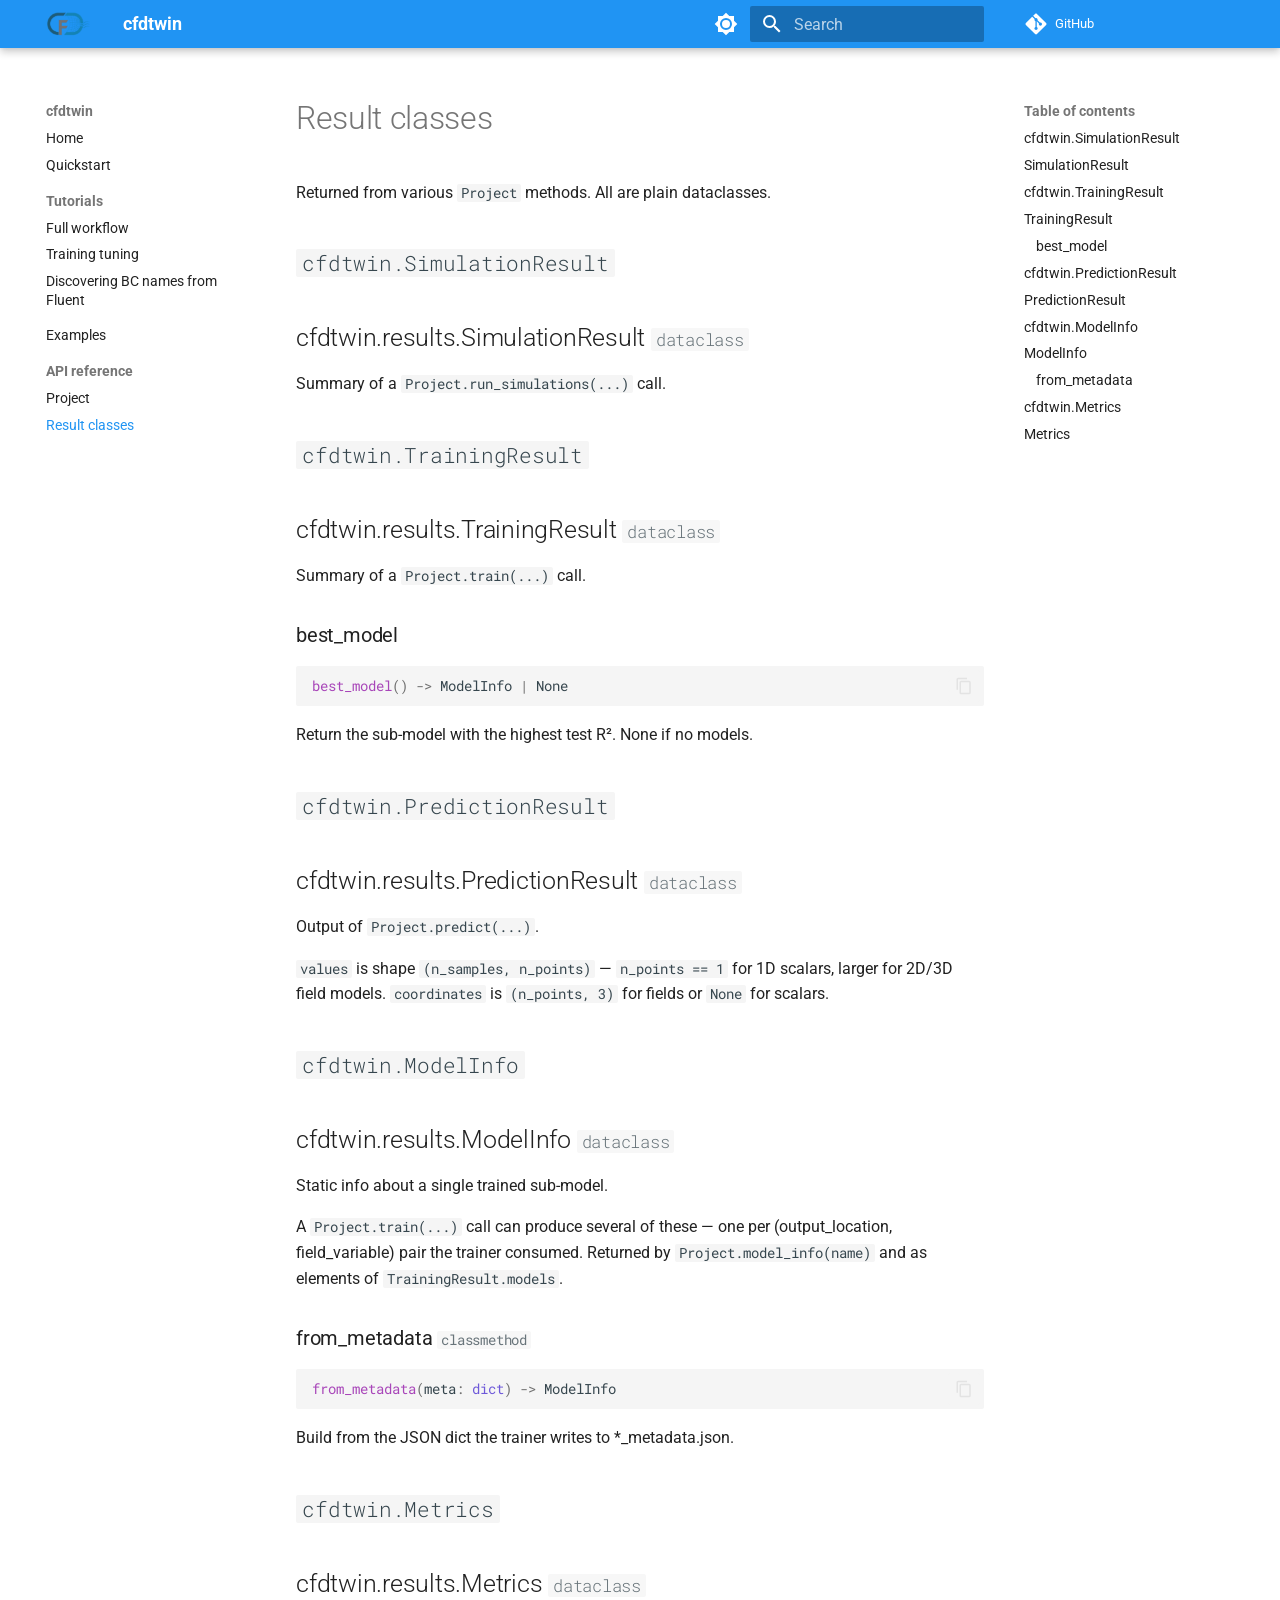
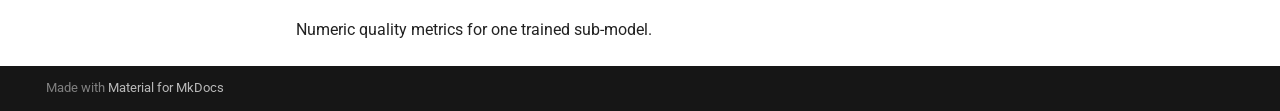
<file: api/results/index.html>
<!doctype html>
<html lang="en" class="no-js">
  <head>
    
      <meta charset="utf-8">
      <meta name="viewport" content="width=device-width,initial-scale=1">
      
        <meta name="description" content="Neural-network surrogate models for ANSYS Fluent simulations.">
      
      
      
      
        <link rel="prev" href="../project/">
      
      
      
        
      
      
      <link rel="icon" href="../../assets/logo_icon.png">
      <meta name="generator" content="mkdocs-1.6.1, mkdocs-material-9.7.7">
    
    
      
        <title>Result classes - cfdtwin</title>
      
    
    
      <link rel="stylesheet" href="../../assets/stylesheets/main.ec1eaa64.min.css">
      
        
        <link rel="stylesheet" href="../../assets/stylesheets/palette.ab4e12ef.min.css">
      
      


    
    
      
    
    
      
        
        
        <link rel="preconnect" href="https://fonts.gstatic.com" crossorigin>
        <link rel="stylesheet" href="https://fonts.googleapis.com/css?family=Roboto:300,300i,400,400i,700,700i%7CRoboto+Mono:400,400i,700,700i&display=fallback">
        <style>:root{--md-text-font:"Roboto";--md-code-font:"Roboto Mono"}</style>
      
    
    
      <link rel="stylesheet" href="../../assets/_mkdocstrings.css">
    
      <link rel="stylesheet" href="../../stylesheets/extra.css">
    
    <script>__md_scope=new URL("../..",location),__md_hash=e=>[...e].reduce(((e,_)=>(e<<5)-e+_.charCodeAt(0)),0),__md_get=(e,_=localStorage,t=__md_scope)=>JSON.parse(_.getItem(t.pathname+"."+e)),__md_set=(e,_,t=localStorage,a=__md_scope)=>{try{t.setItem(a.pathname+"."+e,JSON.stringify(_))}catch(e){}}</script>
    
      

    
    
  </head>
  
  
    
    
      
    
    
    
    
    <body dir="ltr" data-md-color-scheme="default" data-md-color-primary="blue" data-md-color-accent="light-blue">
  
    
    <input class="md-toggle" data-md-toggle="drawer" type="checkbox" id="__drawer" autocomplete="off">
    <input class="md-toggle" data-md-toggle="search" type="checkbox" id="__search" autocomplete="off">
    <label class="md-overlay" for="__drawer"></label>
    <div data-md-component="skip">
      
        
        <a href="#result-classes" class="md-skip">
          Skip to content
        </a>
      
    </div>
    <div data-md-component="announce">
      
    </div>
    
    
      

  

<header class="md-header md-header--shadow" data-md-component="header">
  <nav class="md-header__inner md-grid" aria-label="Header">
    <a href="../.." title="cfdtwin" class="md-header__button md-logo" aria-label="cfdtwin" data-md-component="logo">
      
  <img src="../../assets/logo_icon.png" alt="logo">

    </a>
    <label class="md-header__button md-icon" for="__drawer">
      
      <svg xmlns="http://www.w3.org/2000/svg" viewBox="0 0 24 24"><path d="M3 6h18v2H3zm0 5h18v2H3zm0 5h18v2H3z"/></svg>
    </label>
    <div class="md-header__title" data-md-component="header-title">
      <div class="md-header__ellipsis">
        <div class="md-header__topic">
          <span class="md-ellipsis">
            cfdtwin
          </span>
        </div>
        <div class="md-header__topic" data-md-component="header-topic">
          <span class="md-ellipsis">
            
              Result classes
            
          </span>
        </div>
      </div>
    </div>
    
      
        <form class="md-header__option" data-md-component="palette">
  
    
    
    
    <input class="md-option" data-md-color-media="" data-md-color-scheme="default" data-md-color-primary="blue" data-md-color-accent="light-blue"  aria-label="Switch to dark mode"  type="radio" name="__palette" id="__palette_0">
    
      <label class="md-header__button md-icon" title="Switch to dark mode" for="__palette_1" hidden>
        <svg xmlns="http://www.w3.org/2000/svg" viewBox="0 0 24 24"><path d="M12 8a4 4 0 0 0-4 4 4 4 0 0 0 4 4 4 4 0 0 0 4-4 4 4 0 0 0-4-4m0 10a6 6 0 0 1-6-6 6 6 0 0 1 6-6 6 6 0 0 1 6 6 6 6 0 0 1-6 6m8-9.31V4h-4.69L12 .69 8.69 4H4v4.69L.69 12 4 15.31V20h4.69L12 23.31 15.31 20H20v-4.69L23.31 12z"/></svg>
      </label>
    
  
    
    
    
    <input class="md-option" data-md-color-media="" data-md-color-scheme="slate" data-md-color-primary="blue" data-md-color-accent="light-blue"  aria-label="Switch to light mode"  type="radio" name="__palette" id="__palette_1">
    
      <label class="md-header__button md-icon" title="Switch to light mode" for="__palette_0" hidden>
        <svg xmlns="http://www.w3.org/2000/svg" viewBox="0 0 24 24"><path d="M12 18c-.89 0-1.74-.2-2.5-.55C11.56 16.5 13 14.42 13 12s-1.44-4.5-3.5-5.45C10.26 6.2 11.11 6 12 6a6 6 0 0 1 6 6 6 6 0 0 1-6 6m8-9.31V4h-4.69L12 .69 8.69 4H4v4.69L.69 12 4 15.31V20h4.69L12 23.31 15.31 20H20v-4.69L23.31 12z"/></svg>
      </label>
    
  
</form>
      
    
    
      <script>var palette=__md_get("__palette");if(palette&&palette.color){if("(prefers-color-scheme)"===palette.color.media){var media=matchMedia("(prefers-color-scheme: light)"),input=document.querySelector(media.matches?"[data-md-color-media='(prefers-color-scheme: light)']":"[data-md-color-media='(prefers-color-scheme: dark)']");palette.color.media=input.getAttribute("data-md-color-media"),palette.color.scheme=input.getAttribute("data-md-color-scheme"),palette.color.primary=input.getAttribute("data-md-color-primary"),palette.color.accent=input.getAttribute("data-md-color-accent")}for(var[key,value]of Object.entries(palette.color))document.body.setAttribute("data-md-color-"+key,value)}</script>
    
    
    
      
      
        <label class="md-header__button md-icon" for="__search">
          
          <svg xmlns="http://www.w3.org/2000/svg" viewBox="0 0 24 24"><path d="M9.5 3A6.5 6.5 0 0 1 16 9.5c0 1.61-.59 3.09-1.56 4.23l.27.27h.79l5 5-1.5 1.5-5-5v-.79l-.27-.27A6.52 6.52 0 0 1 9.5 16 6.5 6.5 0 0 1 3 9.5 6.5 6.5 0 0 1 9.5 3m0 2C7 5 5 7 5 9.5S7 14 9.5 14 14 12 14 9.5 12 5 9.5 5"/></svg>
        </label>
        <div class="md-search" data-md-component="search" role="dialog">
  <label class="md-search__overlay" for="__search"></label>
  <div class="md-search__inner" role="search">
    <form class="md-search__form" name="search">
      <input type="text" class="md-search__input" name="query" aria-label="Search" placeholder="Search" autocapitalize="off" autocorrect="off" autocomplete="off" spellcheck="false" data-md-component="search-query" required>
      <label class="md-search__icon md-icon" for="__search">
        
        <svg xmlns="http://www.w3.org/2000/svg" viewBox="0 0 24 24"><path d="M9.5 3A6.5 6.5 0 0 1 16 9.5c0 1.61-.59 3.09-1.56 4.23l.27.27h.79l5 5-1.5 1.5-5-5v-.79l-.27-.27A6.52 6.52 0 0 1 9.5 16 6.5 6.5 0 0 1 3 9.5 6.5 6.5 0 0 1 9.5 3m0 2C7 5 5 7 5 9.5S7 14 9.5 14 14 12 14 9.5 12 5 9.5 5"/></svg>
        
        <svg xmlns="http://www.w3.org/2000/svg" viewBox="0 0 24 24"><path d="M20 11v2H8l5.5 5.5-1.42 1.42L4.16 12l7.92-7.92L13.5 5.5 8 11z"/></svg>
      </label>
      <nav class="md-search__options" aria-label="Search">
        
        <button type="reset" class="md-search__icon md-icon" title="Clear" aria-label="Clear" tabindex="-1">
          
          <svg xmlns="http://www.w3.org/2000/svg" viewBox="0 0 24 24"><path d="M19 6.41 17.59 5 12 10.59 6.41 5 5 6.41 10.59 12 5 17.59 6.41 19 12 13.41 17.59 19 19 17.59 13.41 12z"/></svg>
        </button>
      </nav>
      
    </form>
    <div class="md-search__output">
      <div class="md-search__scrollwrap" tabindex="0" data-md-scrollfix>
        <div class="md-search-result" data-md-component="search-result">
          <div class="md-search-result__meta">
            Initializing search
          </div>
          <ol class="md-search-result__list" role="presentation"></ol>
        </div>
      </div>
    </div>
  </div>
</div>
      
    
    
      <div class="md-header__source">
        <a href="https://github.com/UARK-NED3/CFDTwin" title="Go to repository" class="md-source" data-md-component="source">
  <div class="md-source__icon md-icon">
    
    <svg xmlns="http://www.w3.org/2000/svg" viewBox="0 0 448 512"><!--! Font Awesome Free 7.1.0 by @fontawesome - https://fontawesome.com License - https://fontawesome.com/license/free (Icons: CC BY 4.0, Fonts: SIL OFL 1.1, Code: MIT License) Copyright 2025 Fonticons, Inc.--><path d="M439.6 236.1 244 40.5c-5.4-5.5-12.8-8.5-20.4-8.5s-15 3-20.4 8.4L162.5 81l51.5 51.5c27.1-9.1 52.7 16.8 43.4 43.7l49.7 49.7c34.2-11.8 61.2 31 35.5 56.7-26.5 26.5-70.2-2.9-56-37.3L240.3 199v121.9c25.3 12.5 22.3 41.8 9.1 55-6.4 6.4-15.2 10.1-24.3 10.1s-17.8-3.6-24.3-10.1c-17.6-17.6-11.1-46.9 11.2-56v-123c-20.8-8.5-24.6-30.7-18.6-45L142.6 101 8.5 235.1C3 240.6 0 247.9 0 255.5s3 15 8.5 20.4l195.6 195.7c5.4 5.4 12.7 8.4 20.4 8.4s15-3 20.4-8.4l194.7-194.7c5.4-5.4 8.4-12.8 8.4-20.4s-3-15-8.4-20.4"/></svg>
  </div>
  <div class="md-source__repository">
    GitHub
  </div>
</a>
      </div>
    
  </nav>
  
</header>
    
    <div class="md-container" data-md-component="container">
      
      
        
          
        
      
      <main class="md-main" data-md-component="main">
        <div class="md-main__inner md-grid">
          
            
              
              <div class="md-sidebar md-sidebar--primary" data-md-component="sidebar" data-md-type="navigation" >
                <div class="md-sidebar__scrollwrap">
                  <div class="md-sidebar__inner">
                    



<nav class="md-nav md-nav--primary" aria-label="Navigation" data-md-level="0">
  <label class="md-nav__title" for="__drawer">
    <a href="../.." title="cfdtwin" class="md-nav__button md-logo" aria-label="cfdtwin" data-md-component="logo">
      
  <img src="../../assets/logo_icon.png" alt="logo">

    </a>
    cfdtwin
  </label>
  
    <div class="md-nav__source">
      <a href="https://github.com/UARK-NED3/CFDTwin" title="Go to repository" class="md-source" data-md-component="source">
  <div class="md-source__icon md-icon">
    
    <svg xmlns="http://www.w3.org/2000/svg" viewBox="0 0 448 512"><!--! Font Awesome Free 7.1.0 by @fontawesome - https://fontawesome.com License - https://fontawesome.com/license/free (Icons: CC BY 4.0, Fonts: SIL OFL 1.1, Code: MIT License) Copyright 2025 Fonticons, Inc.--><path d="M439.6 236.1 244 40.5c-5.4-5.5-12.8-8.5-20.4-8.5s-15 3-20.4 8.4L162.5 81l51.5 51.5c27.1-9.1 52.7 16.8 43.4 43.7l49.7 49.7c34.2-11.8 61.2 31 35.5 56.7-26.5 26.5-70.2-2.9-56-37.3L240.3 199v121.9c25.3 12.5 22.3 41.8 9.1 55-6.4 6.4-15.2 10.1-24.3 10.1s-17.8-3.6-24.3-10.1c-17.6-17.6-11.1-46.9 11.2-56v-123c-20.8-8.5-24.6-30.7-18.6-45L142.6 101 8.5 235.1C3 240.6 0 247.9 0 255.5s3 15 8.5 20.4l195.6 195.7c5.4 5.4 12.7 8.4 20.4 8.4s15-3 20.4-8.4l194.7-194.7c5.4-5.4 8.4-12.8 8.4-20.4s-3-15-8.4-20.4"/></svg>
  </div>
  <div class="md-source__repository">
    GitHub
  </div>
</a>
    </div>
  
  <ul class="md-nav__list" data-md-scrollfix>
    
      
      
  
  
  
  
    <li class="md-nav__item">
      <a href="../.." class="md-nav__link">
        
  
  
  <span class="md-ellipsis">
    
  
    Home
  

    
  </span>
  
  

      </a>
    </li>
  

    
      
      
  
  
  
  
    <li class="md-nav__item">
      <a href="../../quickstart/" class="md-nav__link">
        
  
  
  <span class="md-ellipsis">
    
  
    Quickstart
  

    
  </span>
  
  

      </a>
    </li>
  

    
      
      
  
  
  
  
    
    
    
    
      
        
        
      
    
    
    <li class="md-nav__item md-nav__item--section md-nav__item--nested">
      
        
        
          
        
        <input class="md-nav__toggle md-toggle md-toggle--indeterminate" type="checkbox" id="__nav_3" >
        
          
          <label class="md-nav__link" for="__nav_3" id="__nav_3_label" tabindex="">
            
  
  
  <span class="md-ellipsis">
    
  
    Tutorials
  

    
  </span>
  
  

            <span class="md-nav__icon md-icon"></span>
          </label>
        
        <nav class="md-nav" data-md-level="1" aria-labelledby="__nav_3_label" aria-expanded="false">
          <label class="md-nav__title" for="__nav_3">
            <span class="md-nav__icon md-icon"></span>
            
  
    Tutorials
  

          </label>
          <ul class="md-nav__list" data-md-scrollfix>
            
              
                
  
  
  
  
    <li class="md-nav__item">
      <a href="../../tutorials/full_workflow/" class="md-nav__link">
        
  
  
  <span class="md-ellipsis">
    
  
    Full workflow
  

    
  </span>
  
  

      </a>
    </li>
  

              
            
              
                
  
  
  
  
    <li class="md-nav__item">
      <a href="../../tutorials/training_tuning/" class="md-nav__link">
        
  
  
  <span class="md-ellipsis">
    
  
    Training tuning
  

    
  </span>
  
  

      </a>
    </li>
  

              
            
              
                
  
  
  
  
    <li class="md-nav__item">
      <a href="../../tutorials/fluent_session/" class="md-nav__link">
        
  
  
  <span class="md-ellipsis">
    
  
    Discovering BC names from Fluent
  

    
  </span>
  
  

      </a>
    </li>
  

              
            
          </ul>
        </nav>
      
    </li>
  

    
      
      
  
  
  
  
    <li class="md-nav__item">
      <a href="../../examples/" class="md-nav__link">
        
  
  
  <span class="md-ellipsis">
    
  
    Examples
  

    
  </span>
  
  

      </a>
    </li>
  

    
      
      
  
  
    
  
  
  
    
    
    
    
      
        
        
      
    
    
    <li class="md-nav__item md-nav__item--active md-nav__item--section md-nav__item--nested">
      
        
        
        <input class="md-nav__toggle md-toggle " type="checkbox" id="__nav_5" checked>
        
          
          <label class="md-nav__link" for="__nav_5" id="__nav_5_label" tabindex="">
            
  
  
  <span class="md-ellipsis">
    
  
    API reference
  

    
  </span>
  
  

            <span class="md-nav__icon md-icon"></span>
          </label>
        
        <nav class="md-nav" data-md-level="1" aria-labelledby="__nav_5_label" aria-expanded="true">
          <label class="md-nav__title" for="__nav_5">
            <span class="md-nav__icon md-icon"></span>
            
  
    API reference
  

          </label>
          <ul class="md-nav__list" data-md-scrollfix>
            
              
                
  
  
  
  
    <li class="md-nav__item">
      <a href="../project/" class="md-nav__link">
        
  
  
  <span class="md-ellipsis">
    
  
    Project
  

    
  </span>
  
  

      </a>
    </li>
  

              
            
              
                
  
  
    
  
  
  
    <li class="md-nav__item md-nav__item--active">
      
      <input class="md-nav__toggle md-toggle" type="checkbox" id="__toc">
      
      
        
      
      
        <label class="md-nav__link md-nav__link--active" for="__toc">
          
  
  
  <span class="md-ellipsis">
    
  
    Result classes
  

    
  </span>
  
  

          <span class="md-nav__icon md-icon"></span>
        </label>
      
      <a href="./" class="md-nav__link md-nav__link--active">
        
  
  
  <span class="md-ellipsis">
    
  
    Result classes
  

    
  </span>
  
  

      </a>
      
        

<nav class="md-nav md-nav--secondary" aria-label="Table of contents">
  
  
  
    
  
  
    <label class="md-nav__title" for="__toc">
      <span class="md-nav__icon md-icon"></span>
      Table of contents
    </label>
    <ul class="md-nav__list" data-md-component="toc" data-md-scrollfix>
      
        <li class="md-nav__item">
  <a href="#cfdtwinsimulationresult" class="md-nav__link">
    <span class="md-ellipsis">
      
        cfdtwin.SimulationResult
      
    </span>
  </a>
  
</li>
      
        <li class="md-nav__item">
  <a href="#cfdtwin.results.SimulationResult" class="md-nav__link">
    <span class="md-ellipsis">
      
        SimulationResult
      
    </span>
  </a>
  
</li>
      
        <li class="md-nav__item">
  <a href="#cfdtwintrainingresult" class="md-nav__link">
    <span class="md-ellipsis">
      
        cfdtwin.TrainingResult
      
    </span>
  </a>
  
</li>
      
        <li class="md-nav__item">
  <a href="#cfdtwin.results.TrainingResult" class="md-nav__link">
    <span class="md-ellipsis">
      
        TrainingResult
      
    </span>
  </a>
  
    <nav class="md-nav" aria-label="TrainingResult">
      <ul class="md-nav__list">
        
          <li class="md-nav__item">
  <a href="#cfdtwin.results.TrainingResult.best_model" class="md-nav__link">
    <span class="md-ellipsis">
      
        best_model
      
    </span>
  </a>
  
</li>
        
      </ul>
    </nav>
  
</li>
      
        <li class="md-nav__item">
  <a href="#cfdtwinpredictionresult" class="md-nav__link">
    <span class="md-ellipsis">
      
        cfdtwin.PredictionResult
      
    </span>
  </a>
  
</li>
      
        <li class="md-nav__item">
  <a href="#cfdtwin.results.PredictionResult" class="md-nav__link">
    <span class="md-ellipsis">
      
        PredictionResult
      
    </span>
  </a>
  
</li>
      
        <li class="md-nav__item">
  <a href="#cfdtwinmodelinfo" class="md-nav__link">
    <span class="md-ellipsis">
      
        cfdtwin.ModelInfo
      
    </span>
  </a>
  
</li>
      
        <li class="md-nav__item">
  <a href="#cfdtwin.results.ModelInfo" class="md-nav__link">
    <span class="md-ellipsis">
      
        ModelInfo
      
    </span>
  </a>
  
    <nav class="md-nav" aria-label="ModelInfo">
      <ul class="md-nav__list">
        
          <li class="md-nav__item">
  <a href="#cfdtwin.results.ModelInfo.from_metadata" class="md-nav__link">
    <span class="md-ellipsis">
      
        from_metadata
      
    </span>
  </a>
  
</li>
        
      </ul>
    </nav>
  
</li>
      
        <li class="md-nav__item">
  <a href="#cfdtwinmetrics" class="md-nav__link">
    <span class="md-ellipsis">
      
        cfdtwin.Metrics
      
    </span>
  </a>
  
</li>
      
        <li class="md-nav__item">
  <a href="#cfdtwin.results.Metrics" class="md-nav__link">
    <span class="md-ellipsis">
      
        Metrics
      
    </span>
  </a>
  
</li>
      
    </ul>
  
</nav>
      
    </li>
  

              
            
          </ul>
        </nav>
      
    </li>
  

    
  </ul>
</nav>
                  </div>
                </div>
              </div>
            
            
              
              <div class="md-sidebar md-sidebar--secondary" data-md-component="sidebar" data-md-type="toc" >
                <div class="md-sidebar__scrollwrap">
                  <div class="md-sidebar__inner">
                    

<nav class="md-nav md-nav--secondary" aria-label="Table of contents">
  
  
  
    
  
  
    <label class="md-nav__title" for="__toc">
      <span class="md-nav__icon md-icon"></span>
      Table of contents
    </label>
    <ul class="md-nav__list" data-md-component="toc" data-md-scrollfix>
      
        <li class="md-nav__item">
  <a href="#cfdtwinsimulationresult" class="md-nav__link">
    <span class="md-ellipsis">
      
        cfdtwin.SimulationResult
      
    </span>
  </a>
  
</li>
      
        <li class="md-nav__item">
  <a href="#cfdtwin.results.SimulationResult" class="md-nav__link">
    <span class="md-ellipsis">
      
        SimulationResult
      
    </span>
  </a>
  
</li>
      
        <li class="md-nav__item">
  <a href="#cfdtwintrainingresult" class="md-nav__link">
    <span class="md-ellipsis">
      
        cfdtwin.TrainingResult
      
    </span>
  </a>
  
</li>
      
        <li class="md-nav__item">
  <a href="#cfdtwin.results.TrainingResult" class="md-nav__link">
    <span class="md-ellipsis">
      
        TrainingResult
      
    </span>
  </a>
  
    <nav class="md-nav" aria-label="TrainingResult">
      <ul class="md-nav__list">
        
          <li class="md-nav__item">
  <a href="#cfdtwin.results.TrainingResult.best_model" class="md-nav__link">
    <span class="md-ellipsis">
      
        best_model
      
    </span>
  </a>
  
</li>
        
      </ul>
    </nav>
  
</li>
      
        <li class="md-nav__item">
  <a href="#cfdtwinpredictionresult" class="md-nav__link">
    <span class="md-ellipsis">
      
        cfdtwin.PredictionResult
      
    </span>
  </a>
  
</li>
      
        <li class="md-nav__item">
  <a href="#cfdtwin.results.PredictionResult" class="md-nav__link">
    <span class="md-ellipsis">
      
        PredictionResult
      
    </span>
  </a>
  
</li>
      
        <li class="md-nav__item">
  <a href="#cfdtwinmodelinfo" class="md-nav__link">
    <span class="md-ellipsis">
      
        cfdtwin.ModelInfo
      
    </span>
  </a>
  
</li>
      
        <li class="md-nav__item">
  <a href="#cfdtwin.results.ModelInfo" class="md-nav__link">
    <span class="md-ellipsis">
      
        ModelInfo
      
    </span>
  </a>
  
    <nav class="md-nav" aria-label="ModelInfo">
      <ul class="md-nav__list">
        
          <li class="md-nav__item">
  <a href="#cfdtwin.results.ModelInfo.from_metadata" class="md-nav__link">
    <span class="md-ellipsis">
      
        from_metadata
      
    </span>
  </a>
  
</li>
        
      </ul>
    </nav>
  
</li>
      
        <li class="md-nav__item">
  <a href="#cfdtwinmetrics" class="md-nav__link">
    <span class="md-ellipsis">
      
        cfdtwin.Metrics
      
    </span>
  </a>
  
</li>
      
        <li class="md-nav__item">
  <a href="#cfdtwin.results.Metrics" class="md-nav__link">
    <span class="md-ellipsis">
      
        Metrics
      
    </span>
  </a>
  
</li>
      
    </ul>
  
</nav>
                  </div>
                </div>
              </div>
            
          
          
            <div class="md-content" data-md-component="content">
              
              <article class="md-content__inner md-typeset">
                
                  


  
  


<h1 id="result-classes">Result classes</h1>
<p>Returned from various <code>Project</code> methods. All are plain dataclasses.</p>
<h2 id="cfdtwinsimulationresult"><code>cfdtwin.SimulationResult</code></h2>


<div class="doc doc-object doc-class">



<h2 id="cfdtwin.results.SimulationResult" class="doc doc-heading">
            <span class="doc doc-object-name doc-class-name">cfdtwin.results.SimulationResult</span>


  <span class="doc doc-labels">
      <small class="doc doc-label doc-label-dataclass"><code>dataclass</code></small>
  </span>

</h2>


    <div class="doc doc-contents first">



        <p>Summary of a <code>Project.run_simulations(...)</code> call.</p>











<div class="doc doc-children">












  </div>

    </div>

</div><h2 id="cfdtwintrainingresult"><code>cfdtwin.TrainingResult</code></h2>


<div class="doc doc-object doc-class">



<h2 id="cfdtwin.results.TrainingResult" class="doc doc-heading">
            <span class="doc doc-object-name doc-class-name">cfdtwin.results.TrainingResult</span>


  <span class="doc doc-labels">
      <small class="doc doc-label doc-label-dataclass"><code>dataclass</code></small>
  </span>

</h2>


    <div class="doc doc-contents first">



        <p>Summary of a <code>Project.train(...)</code> call.</p>











<div class="doc doc-children">










<div class="doc doc-object doc-function">


<h3 id="cfdtwin.results.TrainingResult.best_model" class="doc doc-heading">
            <span class="doc doc-object-name doc-function-name">best_model</span>


</h3>
<div class="doc-signature highlight"><pre><span></span><code><a id="__codelineno-0-1" name="__codelineno-0-1" href="#__codelineno-0-1"></a><span class="nf">best_model</span><span class="p">()</span> <span class="o">-&gt;</span> <span class="n">ModelInfo</span> <span class="o">|</span> <span class="kc">None</span>
</code></pre></div>

    <div class="doc doc-contents ">

        <p>Return the sub-model with the highest test R². None if no models.</p>


    </div>

</div>



  </div>

    </div>

</div><h2 id="cfdtwinpredictionresult"><code>cfdtwin.PredictionResult</code></h2>


<div class="doc doc-object doc-class">



<h2 id="cfdtwin.results.PredictionResult" class="doc doc-heading">
            <span class="doc doc-object-name doc-class-name">cfdtwin.results.PredictionResult</span>


  <span class="doc doc-labels">
      <small class="doc doc-label doc-label-dataclass"><code>dataclass</code></small>
  </span>

</h2>


    <div class="doc doc-contents first">



        <p>Output of <code>Project.predict(...)</code>.</p>
<p><code>values</code> is shape <code>(n_samples, n_points)</code> — <code>n_points == 1</code> for 1D scalars,
larger for 2D/3D field models. <code>coordinates</code> is <code>(n_points, 3)</code> for fields
or <code>None</code> for scalars.</p>











<div class="doc doc-children">












  </div>

    </div>

</div><h2 id="cfdtwinmodelinfo"><code>cfdtwin.ModelInfo</code></h2>


<div class="doc doc-object doc-class">



<h2 id="cfdtwin.results.ModelInfo" class="doc doc-heading">
            <span class="doc doc-object-name doc-class-name">cfdtwin.results.ModelInfo</span>


  <span class="doc doc-labels">
      <small class="doc doc-label doc-label-dataclass"><code>dataclass</code></small>
  </span>

</h2>


    <div class="doc doc-contents first">



        <p>Static info about a single trained sub-model.</p>
<p>A <code>Project.train(...)</code> call can produce several of these — one per
(output_location, field_variable) pair the trainer consumed. Returned by
<code>Project.model_info(name)</code> and as elements of <code>TrainingResult.models</code>.</p>











<div class="doc doc-children">










<div class="doc doc-object doc-function">


<h3 id="cfdtwin.results.ModelInfo.from_metadata" class="doc doc-heading">
            <span class="doc doc-object-name doc-function-name">from_metadata</span>


  <span class="doc doc-labels">
      <small class="doc doc-label doc-label-classmethod"><code>classmethod</code></small>
  </span>

</h3>
<div class="doc-signature highlight"><pre><span></span><code><a id="__codelineno-0-1" name="__codelineno-0-1" href="#__codelineno-0-1"></a><span class="nf">from_metadata</span><span class="p">(</span><span class="n">meta</span><span class="p">:</span> <span class="nb">dict</span><span class="p">)</span> <span class="o">-&gt;</span> <span class="n">ModelInfo</span>
</code></pre></div>

    <div class="doc doc-contents ">

        <p>Build from the JSON dict the trainer writes to *_metadata.json.</p>


    </div>

</div>



  </div>

    </div>

</div><h2 id="cfdtwinmetrics"><code>cfdtwin.Metrics</code></h2>


<div class="doc doc-object doc-class">



<h2 id="cfdtwin.results.Metrics" class="doc doc-heading">
            <span class="doc doc-object-name doc-class-name">cfdtwin.results.Metrics</span>


  <span class="doc doc-labels">
      <small class="doc doc-label doc-label-dataclass"><code>dataclass</code></small>
  </span>

</h2>


    <div class="doc doc-contents first">



        <p>Numeric quality metrics for one trained sub-model.</p>











<div class="doc doc-children">












  </div>

    </div>

</div>












                
              </article>
            </div>
          
          
<script>var target=document.getElementById(location.hash.slice(1));target&&target.name&&(target.checked=target.name.startsWith("__tabbed_"))</script>
        </div>
        
      </main>
      
        <footer class="md-footer">
  
  <div class="md-footer-meta md-typeset">
    <div class="md-footer-meta__inner md-grid">
      <div class="md-copyright">
  
  
    Made with
    <a href="https://squidfunk.github.io/mkdocs-material/" target="_blank" rel="noopener">
      Material for MkDocs
    </a>
  
</div>
      
    </div>
  </div>
</footer>
      
    </div>
    <div class="md-dialog" data-md-component="dialog">
      <div class="md-dialog__inner md-typeset"></div>
    </div>
    
    
    
      
      
      <script id="__config" type="application/json">{"annotate": null, "base": "../..", "features": ["navigation.sections", "navigation.expand", "content.code.copy"], "search": "../../assets/javascripts/workers/search.2c215733.min.js", "tags": null, "translations": {"clipboard.copied": "Copied to clipboard", "clipboard.copy": "Copy to clipboard", "search.result.more.one": "1 more on this page", "search.result.more.other": "# more on this page", "search.result.none": "No matching documents", "search.result.one": "1 matching document", "search.result.other": "# matching documents", "search.result.placeholder": "Type to start searching", "search.result.term.missing": "Missing", "select.version": "Select version"}, "version": null}</script>
    
    
      <script src="../../assets/javascripts/bundle.d7400e89.min.js"></script>
      
    
  </body>
</html>
</file>
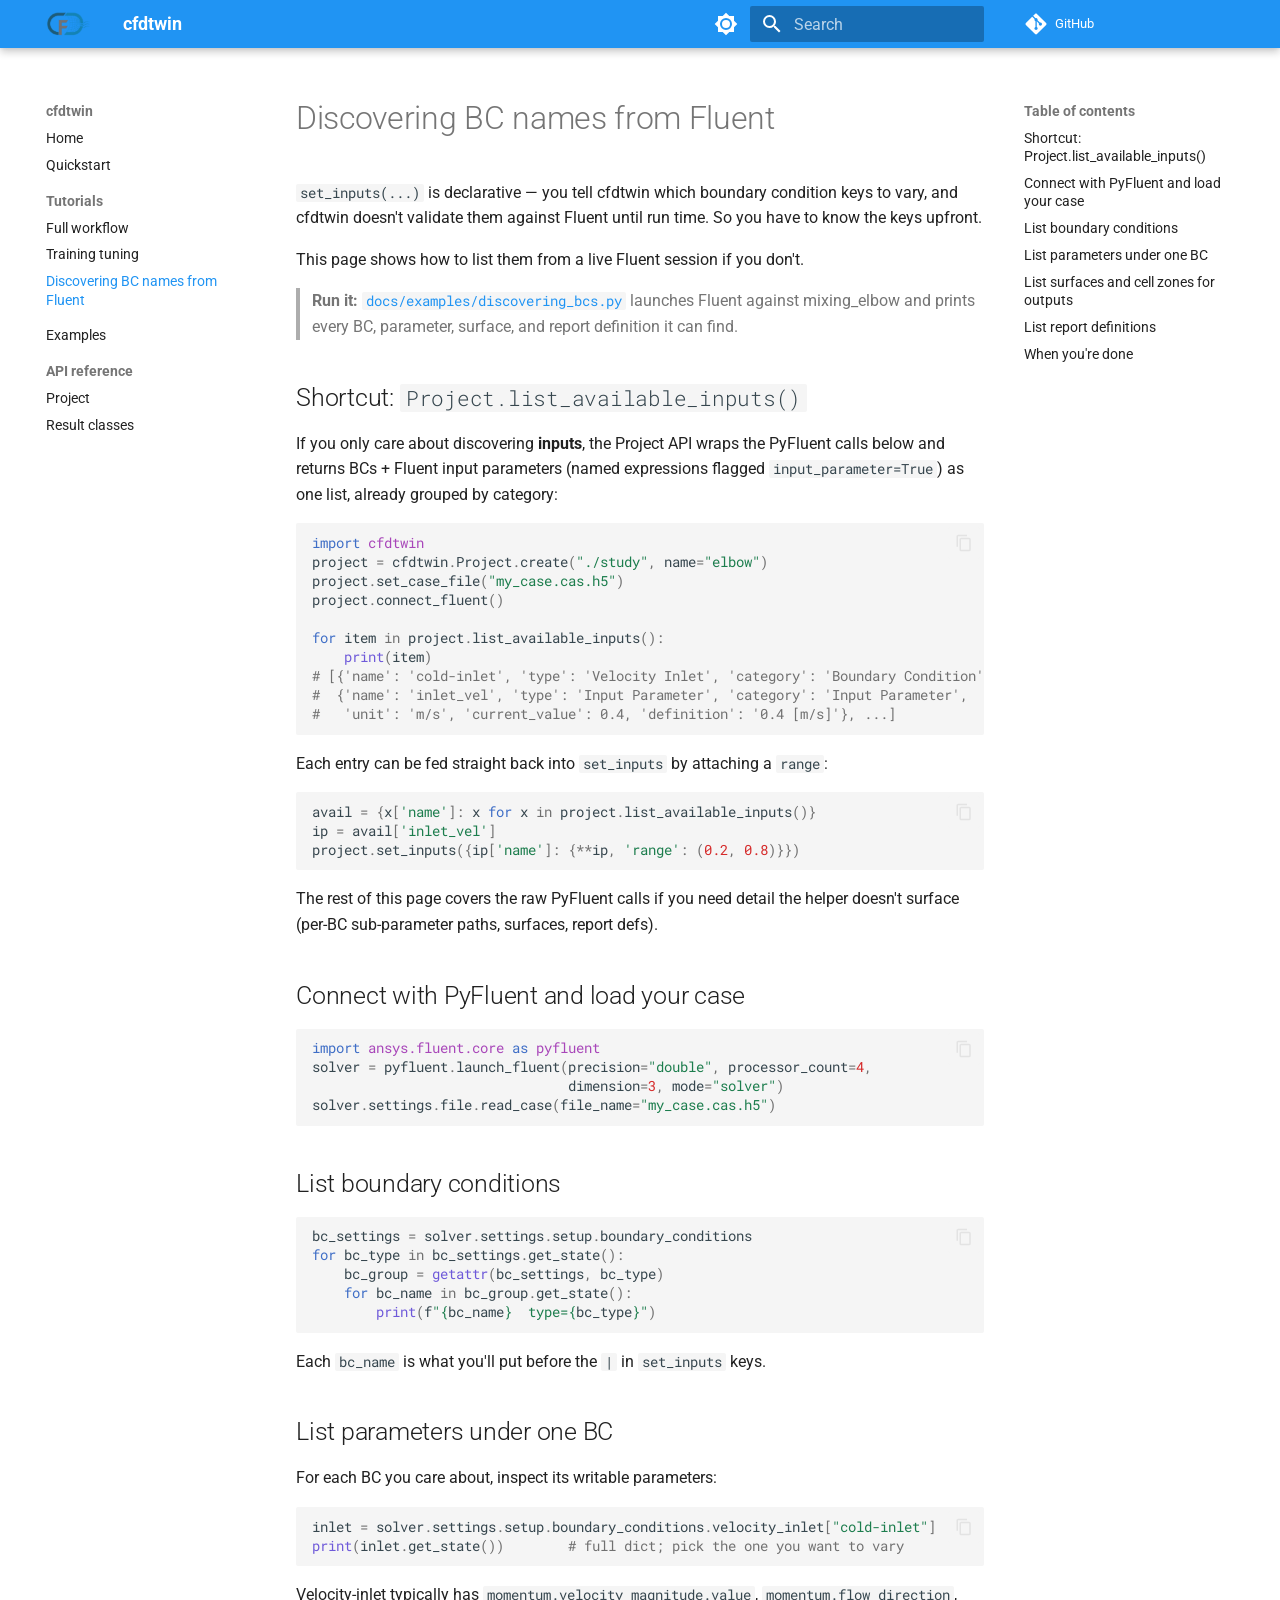
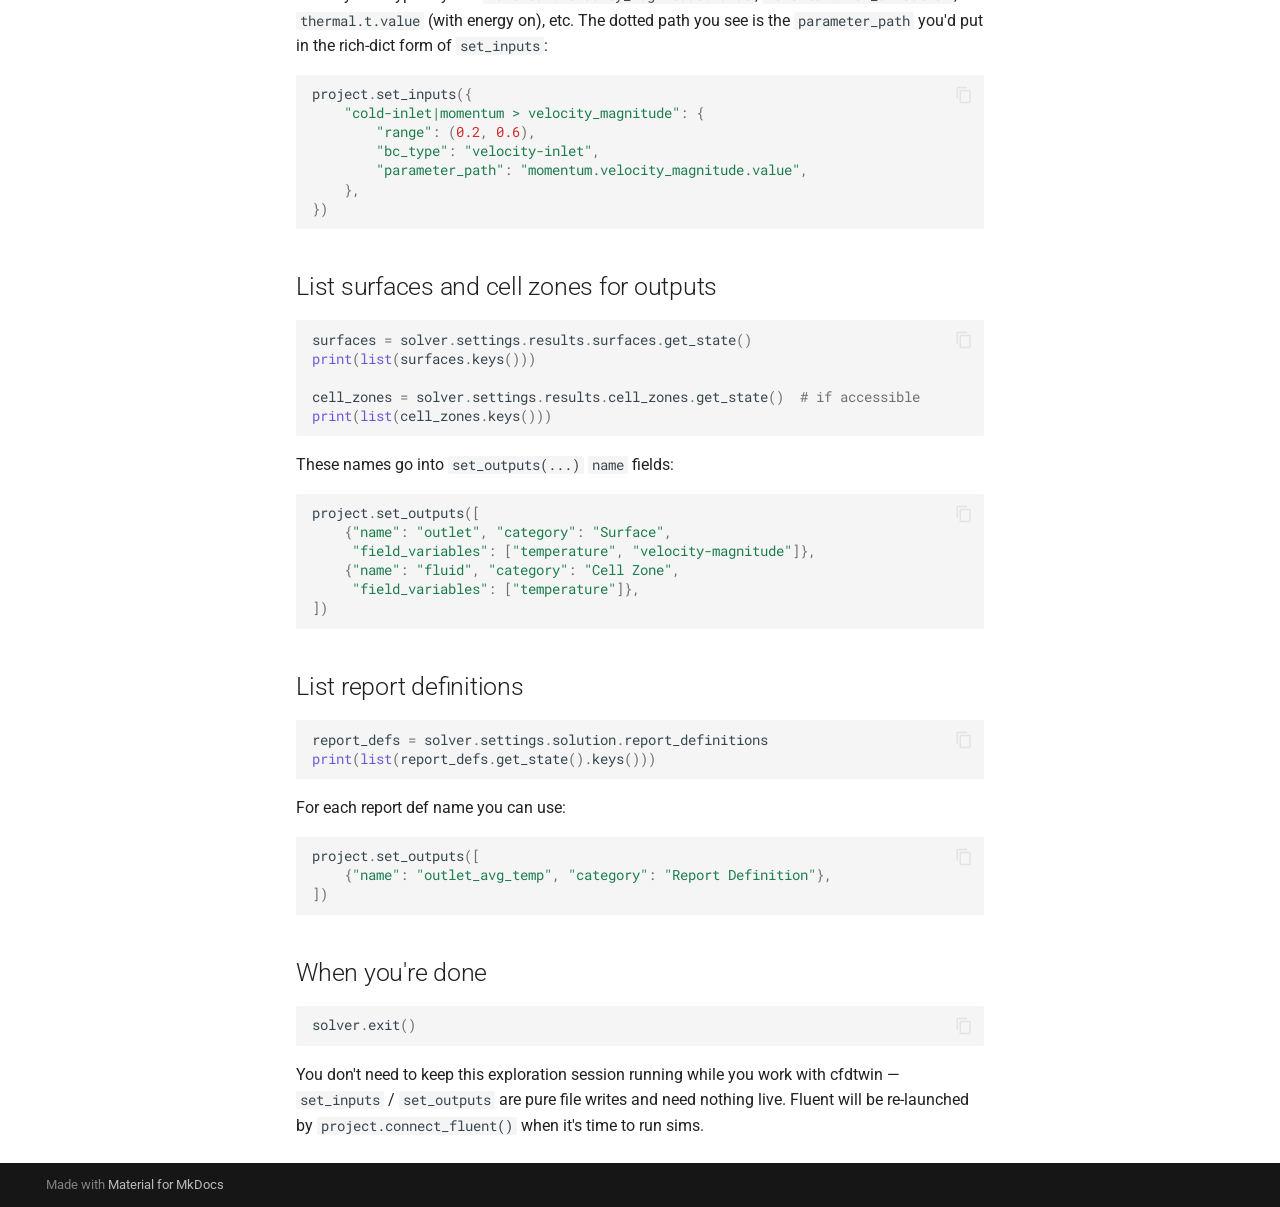
<file: tutorials/fluent_session/index.html>
<!doctype html>
<html lang="en" class="no-js">
  <head>
    
      <meta charset="utf-8">
      <meta name="viewport" content="width=device-width,initial-scale=1">
      
        <meta name="description" content="Neural-network surrogate models for ANSYS Fluent simulations.">
      
      
      
      
        <link rel="prev" href="../training_tuning/">
      
      
        <link rel="next" href="../../examples/">
      
      
        
      
      
      <link rel="icon" href="../../assets/logo_icon.png">
      <meta name="generator" content="mkdocs-1.6.1, mkdocs-material-9.7.7">
    
    
      
        <title>Discovering BC names from Fluent - cfdtwin</title>
      
    
    
      <link rel="stylesheet" href="../../assets/stylesheets/main.ec1eaa64.min.css">
      
        
        <link rel="stylesheet" href="../../assets/stylesheets/palette.ab4e12ef.min.css">
      
      


    
    
      
    
    
      
        
        
        <link rel="preconnect" href="https://fonts.gstatic.com" crossorigin>
        <link rel="stylesheet" href="https://fonts.googleapis.com/css?family=Roboto:300,300i,400,400i,700,700i%7CRoboto+Mono:400,400i,700,700i&display=fallback">
        <style>:root{--md-text-font:"Roboto";--md-code-font:"Roboto Mono"}</style>
      
    
    
      <link rel="stylesheet" href="../../assets/_mkdocstrings.css">
    
      <link rel="stylesheet" href="../../stylesheets/extra.css">
    
    <script>__md_scope=new URL("../..",location),__md_hash=e=>[...e].reduce(((e,_)=>(e<<5)-e+_.charCodeAt(0)),0),__md_get=(e,_=localStorage,t=__md_scope)=>JSON.parse(_.getItem(t.pathname+"."+e)),__md_set=(e,_,t=localStorage,a=__md_scope)=>{try{t.setItem(a.pathname+"."+e,JSON.stringify(_))}catch(e){}}</script>
    
      

    
    
  </head>
  
  
    
    
      
    
    
    
    
    <body dir="ltr" data-md-color-scheme="default" data-md-color-primary="blue" data-md-color-accent="light-blue">
  
    
    <input class="md-toggle" data-md-toggle="drawer" type="checkbox" id="__drawer" autocomplete="off">
    <input class="md-toggle" data-md-toggle="search" type="checkbox" id="__search" autocomplete="off">
    <label class="md-overlay" for="__drawer"></label>
    <div data-md-component="skip">
      
        
        <a href="#discovering-bc-names-from-fluent" class="md-skip">
          Skip to content
        </a>
      
    </div>
    <div data-md-component="announce">
      
    </div>
    
    
      

  

<header class="md-header md-header--shadow" data-md-component="header">
  <nav class="md-header__inner md-grid" aria-label="Header">
    <a href="../.." title="cfdtwin" class="md-header__button md-logo" aria-label="cfdtwin" data-md-component="logo">
      
  <img src="../../assets/logo_icon.png" alt="logo">

    </a>
    <label class="md-header__button md-icon" for="__drawer">
      
      <svg xmlns="http://www.w3.org/2000/svg" viewBox="0 0 24 24"><path d="M3 6h18v2H3zm0 5h18v2H3zm0 5h18v2H3z"/></svg>
    </label>
    <div class="md-header__title" data-md-component="header-title">
      <div class="md-header__ellipsis">
        <div class="md-header__topic">
          <span class="md-ellipsis">
            cfdtwin
          </span>
        </div>
        <div class="md-header__topic" data-md-component="header-topic">
          <span class="md-ellipsis">
            
              Discovering BC names from Fluent
            
          </span>
        </div>
      </div>
    </div>
    
      
        <form class="md-header__option" data-md-component="palette">
  
    
    
    
    <input class="md-option" data-md-color-media="" data-md-color-scheme="default" data-md-color-primary="blue" data-md-color-accent="light-blue"  aria-label="Switch to dark mode"  type="radio" name="__palette" id="__palette_0">
    
      <label class="md-header__button md-icon" title="Switch to dark mode" for="__palette_1" hidden>
        <svg xmlns="http://www.w3.org/2000/svg" viewBox="0 0 24 24"><path d="M12 8a4 4 0 0 0-4 4 4 4 0 0 0 4 4 4 4 0 0 0 4-4 4 4 0 0 0-4-4m0 10a6 6 0 0 1-6-6 6 6 0 0 1 6-6 6 6 0 0 1 6 6 6 6 0 0 1-6 6m8-9.31V4h-4.69L12 .69 8.69 4H4v4.69L.69 12 4 15.31V20h4.69L12 23.31 15.31 20H20v-4.69L23.31 12z"/></svg>
      </label>
    
  
    
    
    
    <input class="md-option" data-md-color-media="" data-md-color-scheme="slate" data-md-color-primary="blue" data-md-color-accent="light-blue"  aria-label="Switch to light mode"  type="radio" name="__palette" id="__palette_1">
    
      <label class="md-header__button md-icon" title="Switch to light mode" for="__palette_0" hidden>
        <svg xmlns="http://www.w3.org/2000/svg" viewBox="0 0 24 24"><path d="M12 18c-.89 0-1.74-.2-2.5-.55C11.56 16.5 13 14.42 13 12s-1.44-4.5-3.5-5.45C10.26 6.2 11.11 6 12 6a6 6 0 0 1 6 6 6 6 0 0 1-6 6m8-9.31V4h-4.69L12 .69 8.69 4H4v4.69L.69 12 4 15.31V20h4.69L12 23.31 15.31 20H20v-4.69L23.31 12z"/></svg>
      </label>
    
  
</form>
      
    
    
      <script>var palette=__md_get("__palette");if(palette&&palette.color){if("(prefers-color-scheme)"===palette.color.media){var media=matchMedia("(prefers-color-scheme: light)"),input=document.querySelector(media.matches?"[data-md-color-media='(prefers-color-scheme: light)']":"[data-md-color-media='(prefers-color-scheme: dark)']");palette.color.media=input.getAttribute("data-md-color-media"),palette.color.scheme=input.getAttribute("data-md-color-scheme"),palette.color.primary=input.getAttribute("data-md-color-primary"),palette.color.accent=input.getAttribute("data-md-color-accent")}for(var[key,value]of Object.entries(palette.color))document.body.setAttribute("data-md-color-"+key,value)}</script>
    
    
    
      
      
        <label class="md-header__button md-icon" for="__search">
          
          <svg xmlns="http://www.w3.org/2000/svg" viewBox="0 0 24 24"><path d="M9.5 3A6.5 6.5 0 0 1 16 9.5c0 1.61-.59 3.09-1.56 4.23l.27.27h.79l5 5-1.5 1.5-5-5v-.79l-.27-.27A6.52 6.52 0 0 1 9.5 16 6.5 6.5 0 0 1 3 9.5 6.5 6.5 0 0 1 9.5 3m0 2C7 5 5 7 5 9.5S7 14 9.5 14 14 12 14 9.5 12 5 9.5 5"/></svg>
        </label>
        <div class="md-search" data-md-component="search" role="dialog">
  <label class="md-search__overlay" for="__search"></label>
  <div class="md-search__inner" role="search">
    <form class="md-search__form" name="search">
      <input type="text" class="md-search__input" name="query" aria-label="Search" placeholder="Search" autocapitalize="off" autocorrect="off" autocomplete="off" spellcheck="false" data-md-component="search-query" required>
      <label class="md-search__icon md-icon" for="__search">
        
        <svg xmlns="http://www.w3.org/2000/svg" viewBox="0 0 24 24"><path d="M9.5 3A6.5 6.5 0 0 1 16 9.5c0 1.61-.59 3.09-1.56 4.23l.27.27h.79l5 5-1.5 1.5-5-5v-.79l-.27-.27A6.52 6.52 0 0 1 9.5 16 6.5 6.5 0 0 1 3 9.5 6.5 6.5 0 0 1 9.5 3m0 2C7 5 5 7 5 9.5S7 14 9.5 14 14 12 14 9.5 12 5 9.5 5"/></svg>
        
        <svg xmlns="http://www.w3.org/2000/svg" viewBox="0 0 24 24"><path d="M20 11v2H8l5.5 5.5-1.42 1.42L4.16 12l7.92-7.92L13.5 5.5 8 11z"/></svg>
      </label>
      <nav class="md-search__options" aria-label="Search">
        
        <button type="reset" class="md-search__icon md-icon" title="Clear" aria-label="Clear" tabindex="-1">
          
          <svg xmlns="http://www.w3.org/2000/svg" viewBox="0 0 24 24"><path d="M19 6.41 17.59 5 12 10.59 6.41 5 5 6.41 10.59 12 5 17.59 6.41 19 12 13.41 17.59 19 19 17.59 13.41 12z"/></svg>
        </button>
      </nav>
      
    </form>
    <div class="md-search__output">
      <div class="md-search__scrollwrap" tabindex="0" data-md-scrollfix>
        <div class="md-search-result" data-md-component="search-result">
          <div class="md-search-result__meta">
            Initializing search
          </div>
          <ol class="md-search-result__list" role="presentation"></ol>
        </div>
      </div>
    </div>
  </div>
</div>
      
    
    
      <div class="md-header__source">
        <a href="https://github.com/UARK-NED3/CFDTwin" title="Go to repository" class="md-source" data-md-component="source">
  <div class="md-source__icon md-icon">
    
    <svg xmlns="http://www.w3.org/2000/svg" viewBox="0 0 448 512"><!--! Font Awesome Free 7.1.0 by @fontawesome - https://fontawesome.com License - https://fontawesome.com/license/free (Icons: CC BY 4.0, Fonts: SIL OFL 1.1, Code: MIT License) Copyright 2025 Fonticons, Inc.--><path d="M439.6 236.1 244 40.5c-5.4-5.5-12.8-8.5-20.4-8.5s-15 3-20.4 8.4L162.5 81l51.5 51.5c27.1-9.1 52.7 16.8 43.4 43.7l49.7 49.7c34.2-11.8 61.2 31 35.5 56.7-26.5 26.5-70.2-2.9-56-37.3L240.3 199v121.9c25.3 12.5 22.3 41.8 9.1 55-6.4 6.4-15.2 10.1-24.3 10.1s-17.8-3.6-24.3-10.1c-17.6-17.6-11.1-46.9 11.2-56v-123c-20.8-8.5-24.6-30.7-18.6-45L142.6 101 8.5 235.1C3 240.6 0 247.9 0 255.5s3 15 8.5 20.4l195.6 195.7c5.4 5.4 12.7 8.4 20.4 8.4s15-3 20.4-8.4l194.7-194.7c5.4-5.4 8.4-12.8 8.4-20.4s-3-15-8.4-20.4"/></svg>
  </div>
  <div class="md-source__repository">
    GitHub
  </div>
</a>
      </div>
    
  </nav>
  
</header>
    
    <div class="md-container" data-md-component="container">
      
      
        
          
        
      
      <main class="md-main" data-md-component="main">
        <div class="md-main__inner md-grid">
          
            
              
              <div class="md-sidebar md-sidebar--primary" data-md-component="sidebar" data-md-type="navigation" >
                <div class="md-sidebar__scrollwrap">
                  <div class="md-sidebar__inner">
                    



<nav class="md-nav md-nav--primary" aria-label="Navigation" data-md-level="0">
  <label class="md-nav__title" for="__drawer">
    <a href="../.." title="cfdtwin" class="md-nav__button md-logo" aria-label="cfdtwin" data-md-component="logo">
      
  <img src="../../assets/logo_icon.png" alt="logo">

    </a>
    cfdtwin
  </label>
  
    <div class="md-nav__source">
      <a href="https://github.com/UARK-NED3/CFDTwin" title="Go to repository" class="md-source" data-md-component="source">
  <div class="md-source__icon md-icon">
    
    <svg xmlns="http://www.w3.org/2000/svg" viewBox="0 0 448 512"><!--! Font Awesome Free 7.1.0 by @fontawesome - https://fontawesome.com License - https://fontawesome.com/license/free (Icons: CC BY 4.0, Fonts: SIL OFL 1.1, Code: MIT License) Copyright 2025 Fonticons, Inc.--><path d="M439.6 236.1 244 40.5c-5.4-5.5-12.8-8.5-20.4-8.5s-15 3-20.4 8.4L162.5 81l51.5 51.5c27.1-9.1 52.7 16.8 43.4 43.7l49.7 49.7c34.2-11.8 61.2 31 35.5 56.7-26.5 26.5-70.2-2.9-56-37.3L240.3 199v121.9c25.3 12.5 22.3 41.8 9.1 55-6.4 6.4-15.2 10.1-24.3 10.1s-17.8-3.6-24.3-10.1c-17.6-17.6-11.1-46.9 11.2-56v-123c-20.8-8.5-24.6-30.7-18.6-45L142.6 101 8.5 235.1C3 240.6 0 247.9 0 255.5s3 15 8.5 20.4l195.6 195.7c5.4 5.4 12.7 8.4 20.4 8.4s15-3 20.4-8.4l194.7-194.7c5.4-5.4 8.4-12.8 8.4-20.4s-3-15-8.4-20.4"/></svg>
  </div>
  <div class="md-source__repository">
    GitHub
  </div>
</a>
    </div>
  
  <ul class="md-nav__list" data-md-scrollfix>
    
      
      
  
  
  
  
    <li class="md-nav__item">
      <a href="../.." class="md-nav__link">
        
  
  
  <span class="md-ellipsis">
    
  
    Home
  

    
  </span>
  
  

      </a>
    </li>
  

    
      
      
  
  
  
  
    <li class="md-nav__item">
      <a href="../../quickstart/" class="md-nav__link">
        
  
  
  <span class="md-ellipsis">
    
  
    Quickstart
  

    
  </span>
  
  

      </a>
    </li>
  

    
      
      
  
  
    
  
  
  
    
    
    
    
      
        
        
      
    
    
    <li class="md-nav__item md-nav__item--active md-nav__item--section md-nav__item--nested">
      
        
        
        <input class="md-nav__toggle md-toggle " type="checkbox" id="__nav_3" checked>
        
          
          <label class="md-nav__link" for="__nav_3" id="__nav_3_label" tabindex="">
            
  
  
  <span class="md-ellipsis">
    
  
    Tutorials
  

    
  </span>
  
  

            <span class="md-nav__icon md-icon"></span>
          </label>
        
        <nav class="md-nav" data-md-level="1" aria-labelledby="__nav_3_label" aria-expanded="true">
          <label class="md-nav__title" for="__nav_3">
            <span class="md-nav__icon md-icon"></span>
            
  
    Tutorials
  

          </label>
          <ul class="md-nav__list" data-md-scrollfix>
            
              
                
  
  
  
  
    <li class="md-nav__item">
      <a href="../full_workflow/" class="md-nav__link">
        
  
  
  <span class="md-ellipsis">
    
  
    Full workflow
  

    
  </span>
  
  

      </a>
    </li>
  

              
            
              
                
  
  
  
  
    <li class="md-nav__item">
      <a href="../training_tuning/" class="md-nav__link">
        
  
  
  <span class="md-ellipsis">
    
  
    Training tuning
  

    
  </span>
  
  

      </a>
    </li>
  

              
            
              
                
  
  
    
  
  
  
    <li class="md-nav__item md-nav__item--active">
      
      <input class="md-nav__toggle md-toggle" type="checkbox" id="__toc">
      
      
        
      
      
        <label class="md-nav__link md-nav__link--active" for="__toc">
          
  
  
  <span class="md-ellipsis">
    
  
    Discovering BC names from Fluent
  

    
  </span>
  
  

          <span class="md-nav__icon md-icon"></span>
        </label>
      
      <a href="./" class="md-nav__link md-nav__link--active">
        
  
  
  <span class="md-ellipsis">
    
  
    Discovering BC names from Fluent
  

    
  </span>
  
  

      </a>
      
        

<nav class="md-nav md-nav--secondary" aria-label="Table of contents">
  
  
  
    
  
  
    <label class="md-nav__title" for="__toc">
      <span class="md-nav__icon md-icon"></span>
      Table of contents
    </label>
    <ul class="md-nav__list" data-md-component="toc" data-md-scrollfix>
      
        <li class="md-nav__item">
  <a href="#shortcut-projectlist_available_inputs" class="md-nav__link">
    <span class="md-ellipsis">
      
        Shortcut: Project.list_available_inputs()
      
    </span>
  </a>
  
</li>
      
        <li class="md-nav__item">
  <a href="#connect-with-pyfluent-and-load-your-case" class="md-nav__link">
    <span class="md-ellipsis">
      
        Connect with PyFluent and load your case
      
    </span>
  </a>
  
</li>
      
        <li class="md-nav__item">
  <a href="#list-boundary-conditions" class="md-nav__link">
    <span class="md-ellipsis">
      
        List boundary conditions
      
    </span>
  </a>
  
</li>
      
        <li class="md-nav__item">
  <a href="#list-parameters-under-one-bc" class="md-nav__link">
    <span class="md-ellipsis">
      
        List parameters under one BC
      
    </span>
  </a>
  
</li>
      
        <li class="md-nav__item">
  <a href="#list-surfaces-and-cell-zones-for-outputs" class="md-nav__link">
    <span class="md-ellipsis">
      
        List surfaces and cell zones for outputs
      
    </span>
  </a>
  
</li>
      
        <li class="md-nav__item">
  <a href="#list-report-definitions" class="md-nav__link">
    <span class="md-ellipsis">
      
        List report definitions
      
    </span>
  </a>
  
</li>
      
        <li class="md-nav__item">
  <a href="#when-youre-done" class="md-nav__link">
    <span class="md-ellipsis">
      
        When you're done
      
    </span>
  </a>
  
</li>
      
    </ul>
  
</nav>
      
    </li>
  

              
            
          </ul>
        </nav>
      
    </li>
  

    
      
      
  
  
  
  
    <li class="md-nav__item">
      <a href="../../examples/" class="md-nav__link">
        
  
  
  <span class="md-ellipsis">
    
  
    Examples
  

    
  </span>
  
  

      </a>
    </li>
  

    
      
      
  
  
  
  
    
    
    
    
      
        
        
      
    
    
    <li class="md-nav__item md-nav__item--section md-nav__item--nested">
      
        
        
          
        
        <input class="md-nav__toggle md-toggle md-toggle--indeterminate" type="checkbox" id="__nav_5" >
        
          
          <label class="md-nav__link" for="__nav_5" id="__nav_5_label" tabindex="">
            
  
  
  <span class="md-ellipsis">
    
  
    API reference
  

    
  </span>
  
  

            <span class="md-nav__icon md-icon"></span>
          </label>
        
        <nav class="md-nav" data-md-level="1" aria-labelledby="__nav_5_label" aria-expanded="false">
          <label class="md-nav__title" for="__nav_5">
            <span class="md-nav__icon md-icon"></span>
            
  
    API reference
  

          </label>
          <ul class="md-nav__list" data-md-scrollfix>
            
              
                
  
  
  
  
    <li class="md-nav__item">
      <a href="../../api/project/" class="md-nav__link">
        
  
  
  <span class="md-ellipsis">
    
  
    Project
  

    
  </span>
  
  

      </a>
    </li>
  

              
            
              
                
  
  
  
  
    <li class="md-nav__item">
      <a href="../../api/results/" class="md-nav__link">
        
  
  
  <span class="md-ellipsis">
    
  
    Result classes
  

    
  </span>
  
  

      </a>
    </li>
  

              
            
          </ul>
        </nav>
      
    </li>
  

    
  </ul>
</nav>
                  </div>
                </div>
              </div>
            
            
              
              <div class="md-sidebar md-sidebar--secondary" data-md-component="sidebar" data-md-type="toc" >
                <div class="md-sidebar__scrollwrap">
                  <div class="md-sidebar__inner">
                    

<nav class="md-nav md-nav--secondary" aria-label="Table of contents">
  
  
  
    
  
  
    <label class="md-nav__title" for="__toc">
      <span class="md-nav__icon md-icon"></span>
      Table of contents
    </label>
    <ul class="md-nav__list" data-md-component="toc" data-md-scrollfix>
      
        <li class="md-nav__item">
  <a href="#shortcut-projectlist_available_inputs" class="md-nav__link">
    <span class="md-ellipsis">
      
        Shortcut: Project.list_available_inputs()
      
    </span>
  </a>
  
</li>
      
        <li class="md-nav__item">
  <a href="#connect-with-pyfluent-and-load-your-case" class="md-nav__link">
    <span class="md-ellipsis">
      
        Connect with PyFluent and load your case
      
    </span>
  </a>
  
</li>
      
        <li class="md-nav__item">
  <a href="#list-boundary-conditions" class="md-nav__link">
    <span class="md-ellipsis">
      
        List boundary conditions
      
    </span>
  </a>
  
</li>
      
        <li class="md-nav__item">
  <a href="#list-parameters-under-one-bc" class="md-nav__link">
    <span class="md-ellipsis">
      
        List parameters under one BC
      
    </span>
  </a>
  
</li>
      
        <li class="md-nav__item">
  <a href="#list-surfaces-and-cell-zones-for-outputs" class="md-nav__link">
    <span class="md-ellipsis">
      
        List surfaces and cell zones for outputs
      
    </span>
  </a>
  
</li>
      
        <li class="md-nav__item">
  <a href="#list-report-definitions" class="md-nav__link">
    <span class="md-ellipsis">
      
        List report definitions
      
    </span>
  </a>
  
</li>
      
        <li class="md-nav__item">
  <a href="#when-youre-done" class="md-nav__link">
    <span class="md-ellipsis">
      
        When you're done
      
    </span>
  </a>
  
</li>
      
    </ul>
  
</nav>
                  </div>
                </div>
              </div>
            
          
          
            <div class="md-content" data-md-component="content">
              
              <article class="md-content__inner md-typeset">
                
                  


  
  


<h1 id="discovering-bc-names-from-fluent">Discovering BC names from Fluent</h1>
<p><code>set_inputs(...)</code> is declarative — you tell cfdtwin which boundary
condition keys to vary, and cfdtwin doesn't validate them against Fluent
until run time. So you have to know the keys upfront.</p>
<p>This page shows how to list them from a live Fluent session if you don't.</p>
<blockquote>
<p><strong>Run it:</strong> <a href="https://github.com/UARK-NED3/CFDTwin/blob/master/docs/examples/discovering_bcs.py"><code>docs/examples/discovering_bcs.py</code></a> launches Fluent against mixing_elbow and prints every BC, parameter, surface, and report definition it can find.</p>
</blockquote>
<h2 id="shortcut-projectlist_available_inputs">Shortcut: <code>Project.list_available_inputs()</code></h2>
<p>If you only care about discovering <strong>inputs</strong>, the Project API wraps the
PyFluent calls below and returns BCs + Fluent input parameters (named
expressions flagged <code>input_parameter=True</code>) as one list, already grouped by
category:</p>
<div class="highlight"><pre><span></span><code><a id="__codelineno-0-1" name="__codelineno-0-1" href="#__codelineno-0-1"></a><span class="kn">import</span><span class="w"> </span><span class="nn">cfdtwin</span>
<a id="__codelineno-0-2" name="__codelineno-0-2" href="#__codelineno-0-2"></a><span class="n">project</span> <span class="o">=</span> <span class="n">cfdtwin</span><span class="o">.</span><span class="n">Project</span><span class="o">.</span><span class="n">create</span><span class="p">(</span><span class="s2">"./study"</span><span class="p">,</span> <span class="n">name</span><span class="o">=</span><span class="s2">"elbow"</span><span class="p">)</span>
<a id="__codelineno-0-3" name="__codelineno-0-3" href="#__codelineno-0-3"></a><span class="n">project</span><span class="o">.</span><span class="n">set_case_file</span><span class="p">(</span><span class="s2">"my_case.cas.h5"</span><span class="p">)</span>
<a id="__codelineno-0-4" name="__codelineno-0-4" href="#__codelineno-0-4"></a><span class="n">project</span><span class="o">.</span><span class="n">connect_fluent</span><span class="p">()</span>
<a id="__codelineno-0-5" name="__codelineno-0-5" href="#__codelineno-0-5"></a>
<a id="__codelineno-0-6" name="__codelineno-0-6" href="#__codelineno-0-6"></a><span class="k">for</span> <span class="n">item</span> <span class="ow">in</span> <span class="n">project</span><span class="o">.</span><span class="n">list_available_inputs</span><span class="p">():</span>
<a id="__codelineno-0-7" name="__codelineno-0-7" href="#__codelineno-0-7"></a>    <span class="nb">print</span><span class="p">(</span><span class="n">item</span><span class="p">)</span>
<a id="__codelineno-0-8" name="__codelineno-0-8" href="#__codelineno-0-8"></a><span class="c1"># [{'name': 'cold-inlet', 'type': 'Velocity Inlet', 'category': 'Boundary Condition'},</span>
<a id="__codelineno-0-9" name="__codelineno-0-9" href="#__codelineno-0-9"></a><span class="c1">#  {'name': 'inlet_vel', 'type': 'Input Parameter', 'category': 'Input Parameter',</span>
<a id="__codelineno-0-10" name="__codelineno-0-10" href="#__codelineno-0-10"></a><span class="c1">#   'unit': 'm/s', 'current_value': 0.4, 'definition': '0.4 [m/s]'}, ...]</span>
</code></pre></div>
<p>Each entry can be fed straight back into <code>set_inputs</code> by attaching a <code>range</code>:</p>
<div class="highlight"><pre><span></span><code><a id="__codelineno-1-1" name="__codelineno-1-1" href="#__codelineno-1-1"></a><span class="n">avail</span> <span class="o">=</span> <span class="p">{</span><span class="n">x</span><span class="p">[</span><span class="s1">'name'</span><span class="p">]:</span> <span class="n">x</span> <span class="k">for</span> <span class="n">x</span> <span class="ow">in</span> <span class="n">project</span><span class="o">.</span><span class="n">list_available_inputs</span><span class="p">()}</span>
<a id="__codelineno-1-2" name="__codelineno-1-2" href="#__codelineno-1-2"></a><span class="n">ip</span> <span class="o">=</span> <span class="n">avail</span><span class="p">[</span><span class="s1">'inlet_vel'</span><span class="p">]</span>
<a id="__codelineno-1-3" name="__codelineno-1-3" href="#__codelineno-1-3"></a><span class="n">project</span><span class="o">.</span><span class="n">set_inputs</span><span class="p">({</span><span class="n">ip</span><span class="p">[</span><span class="s1">'name'</span><span class="p">]:</span> <span class="p">{</span><span class="o">**</span><span class="n">ip</span><span class="p">,</span> <span class="s1">'range'</span><span class="p">:</span> <span class="p">(</span><span class="mf">0.2</span><span class="p">,</span> <span class="mf">0.8</span><span class="p">)}})</span>
</code></pre></div>
<p>The rest of this page covers the raw PyFluent calls if you need detail the
helper doesn't surface (per-BC sub-parameter paths, surfaces, report defs).</p>
<h2 id="connect-with-pyfluent-and-load-your-case">Connect with PyFluent and load your case</h2>
<div class="highlight"><pre><span></span><code><a id="__codelineno-2-1" name="__codelineno-2-1" href="#__codelineno-2-1"></a><span class="kn">import</span><span class="w"> </span><span class="nn">ansys.fluent.core</span><span class="w"> </span><span class="k">as</span><span class="w"> </span><span class="nn">pyfluent</span>
<a id="__codelineno-2-2" name="__codelineno-2-2" href="#__codelineno-2-2"></a><span class="n">solver</span> <span class="o">=</span> <span class="n">pyfluent</span><span class="o">.</span><span class="n">launch_fluent</span><span class="p">(</span><span class="n">precision</span><span class="o">=</span><span class="s2">"double"</span><span class="p">,</span> <span class="n">processor_count</span><span class="o">=</span><span class="mi">4</span><span class="p">,</span>
<a id="__codelineno-2-3" name="__codelineno-2-3" href="#__codelineno-2-3"></a>                                <span class="n">dimension</span><span class="o">=</span><span class="mi">3</span><span class="p">,</span> <span class="n">mode</span><span class="o">=</span><span class="s2">"solver"</span><span class="p">)</span>
<a id="__codelineno-2-4" name="__codelineno-2-4" href="#__codelineno-2-4"></a><span class="n">solver</span><span class="o">.</span><span class="n">settings</span><span class="o">.</span><span class="n">file</span><span class="o">.</span><span class="n">read_case</span><span class="p">(</span><span class="n">file_name</span><span class="o">=</span><span class="s2">"my_case.cas.h5"</span><span class="p">)</span>
</code></pre></div>
<h2 id="list-boundary-conditions">List boundary conditions</h2>
<div class="highlight"><pre><span></span><code><a id="__codelineno-3-1" name="__codelineno-3-1" href="#__codelineno-3-1"></a><span class="n">bc_settings</span> <span class="o">=</span> <span class="n">solver</span><span class="o">.</span><span class="n">settings</span><span class="o">.</span><span class="n">setup</span><span class="o">.</span><span class="n">boundary_conditions</span>
<a id="__codelineno-3-2" name="__codelineno-3-2" href="#__codelineno-3-2"></a><span class="k">for</span> <span class="n">bc_type</span> <span class="ow">in</span> <span class="n">bc_settings</span><span class="o">.</span><span class="n">get_state</span><span class="p">():</span>
<a id="__codelineno-3-3" name="__codelineno-3-3" href="#__codelineno-3-3"></a>    <span class="n">bc_group</span> <span class="o">=</span> <span class="nb">getattr</span><span class="p">(</span><span class="n">bc_settings</span><span class="p">,</span> <span class="n">bc_type</span><span class="p">)</span>
<a id="__codelineno-3-4" name="__codelineno-3-4" href="#__codelineno-3-4"></a>    <span class="k">for</span> <span class="n">bc_name</span> <span class="ow">in</span> <span class="n">bc_group</span><span class="o">.</span><span class="n">get_state</span><span class="p">():</span>
<a id="__codelineno-3-5" name="__codelineno-3-5" href="#__codelineno-3-5"></a>        <span class="nb">print</span><span class="p">(</span><span class="sa">f</span><span class="s2">"</span><span class="si">{</span><span class="n">bc_name</span><span class="si">}</span><span class="s2">  type=</span><span class="si">{</span><span class="n">bc_type</span><span class="si">}</span><span class="s2">"</span><span class="p">)</span>
</code></pre></div>
<p>Each <code>bc_name</code> is what you'll put before the <code>|</code> in <code>set_inputs</code> keys.</p>
<h2 id="list-parameters-under-one-bc">List parameters under one BC</h2>
<p>For each BC you care about, inspect its writable parameters:</p>
<div class="highlight"><pre><span></span><code><a id="__codelineno-4-1" name="__codelineno-4-1" href="#__codelineno-4-1"></a><span class="n">inlet</span> <span class="o">=</span> <span class="n">solver</span><span class="o">.</span><span class="n">settings</span><span class="o">.</span><span class="n">setup</span><span class="o">.</span><span class="n">boundary_conditions</span><span class="o">.</span><span class="n">velocity_inlet</span><span class="p">[</span><span class="s2">"cold-inlet"</span><span class="p">]</span>
<a id="__codelineno-4-2" name="__codelineno-4-2" href="#__codelineno-4-2"></a><span class="nb">print</span><span class="p">(</span><span class="n">inlet</span><span class="o">.</span><span class="n">get_state</span><span class="p">())</span>        <span class="c1"># full dict; pick the one you want to vary</span>
</code></pre></div>
<p>Velocity-inlet typically has <code>momentum.velocity_magnitude.value</code>,
<code>momentum.flow_direction</code>, <code>thermal.t.value</code> (with energy on), etc. The
dotted path you see is the <code>parameter_path</code> you'd put in the rich-dict
form of <code>set_inputs</code>:</p>
<div class="highlight"><pre><span></span><code><a id="__codelineno-5-1" name="__codelineno-5-1" href="#__codelineno-5-1"></a><span class="n">project</span><span class="o">.</span><span class="n">set_inputs</span><span class="p">({</span>
<a id="__codelineno-5-2" name="__codelineno-5-2" href="#__codelineno-5-2"></a>    <span class="s2">"cold-inlet|momentum &gt; velocity_magnitude"</span><span class="p">:</span> <span class="p">{</span>
<a id="__codelineno-5-3" name="__codelineno-5-3" href="#__codelineno-5-3"></a>        <span class="s2">"range"</span><span class="p">:</span> <span class="p">(</span><span class="mf">0.2</span><span class="p">,</span> <span class="mf">0.6</span><span class="p">),</span>
<a id="__codelineno-5-4" name="__codelineno-5-4" href="#__codelineno-5-4"></a>        <span class="s2">"bc_type"</span><span class="p">:</span> <span class="s2">"velocity-inlet"</span><span class="p">,</span>
<a id="__codelineno-5-5" name="__codelineno-5-5" href="#__codelineno-5-5"></a>        <span class="s2">"parameter_path"</span><span class="p">:</span> <span class="s2">"momentum.velocity_magnitude.value"</span><span class="p">,</span>
<a id="__codelineno-5-6" name="__codelineno-5-6" href="#__codelineno-5-6"></a>    <span class="p">},</span>
<a id="__codelineno-5-7" name="__codelineno-5-7" href="#__codelineno-5-7"></a><span class="p">})</span>
</code></pre></div>
<h2 id="list-surfaces-and-cell-zones-for-outputs">List surfaces and cell zones for outputs</h2>
<div class="highlight"><pre><span></span><code><a id="__codelineno-6-1" name="__codelineno-6-1" href="#__codelineno-6-1"></a><span class="n">surfaces</span> <span class="o">=</span> <span class="n">solver</span><span class="o">.</span><span class="n">settings</span><span class="o">.</span><span class="n">results</span><span class="o">.</span><span class="n">surfaces</span><span class="o">.</span><span class="n">get_state</span><span class="p">()</span>
<a id="__codelineno-6-2" name="__codelineno-6-2" href="#__codelineno-6-2"></a><span class="nb">print</span><span class="p">(</span><span class="nb">list</span><span class="p">(</span><span class="n">surfaces</span><span class="o">.</span><span class="n">keys</span><span class="p">()))</span>
<a id="__codelineno-6-3" name="__codelineno-6-3" href="#__codelineno-6-3"></a>
<a id="__codelineno-6-4" name="__codelineno-6-4" href="#__codelineno-6-4"></a><span class="n">cell_zones</span> <span class="o">=</span> <span class="n">solver</span><span class="o">.</span><span class="n">settings</span><span class="o">.</span><span class="n">results</span><span class="o">.</span><span class="n">cell_zones</span><span class="o">.</span><span class="n">get_state</span><span class="p">()</span>  <span class="c1"># if accessible</span>
<a id="__codelineno-6-5" name="__codelineno-6-5" href="#__codelineno-6-5"></a><span class="nb">print</span><span class="p">(</span><span class="nb">list</span><span class="p">(</span><span class="n">cell_zones</span><span class="o">.</span><span class="n">keys</span><span class="p">()))</span>
</code></pre></div>
<p>These names go into <code>set_outputs(...)</code> <code>name</code> fields:</p>
<div class="highlight"><pre><span></span><code><a id="__codelineno-7-1" name="__codelineno-7-1" href="#__codelineno-7-1"></a><span class="n">project</span><span class="o">.</span><span class="n">set_outputs</span><span class="p">([</span>
<a id="__codelineno-7-2" name="__codelineno-7-2" href="#__codelineno-7-2"></a>    <span class="p">{</span><span class="s2">"name"</span><span class="p">:</span> <span class="s2">"outlet"</span><span class="p">,</span> <span class="s2">"category"</span><span class="p">:</span> <span class="s2">"Surface"</span><span class="p">,</span>
<a id="__codelineno-7-3" name="__codelineno-7-3" href="#__codelineno-7-3"></a>     <span class="s2">"field_variables"</span><span class="p">:</span> <span class="p">[</span><span class="s2">"temperature"</span><span class="p">,</span> <span class="s2">"velocity-magnitude"</span><span class="p">]},</span>
<a id="__codelineno-7-4" name="__codelineno-7-4" href="#__codelineno-7-4"></a>    <span class="p">{</span><span class="s2">"name"</span><span class="p">:</span> <span class="s2">"fluid"</span><span class="p">,</span> <span class="s2">"category"</span><span class="p">:</span> <span class="s2">"Cell Zone"</span><span class="p">,</span>
<a id="__codelineno-7-5" name="__codelineno-7-5" href="#__codelineno-7-5"></a>     <span class="s2">"field_variables"</span><span class="p">:</span> <span class="p">[</span><span class="s2">"temperature"</span><span class="p">]},</span>
<a id="__codelineno-7-6" name="__codelineno-7-6" href="#__codelineno-7-6"></a><span class="p">])</span>
</code></pre></div>
<h2 id="list-report-definitions">List report definitions</h2>
<div class="highlight"><pre><span></span><code><a id="__codelineno-8-1" name="__codelineno-8-1" href="#__codelineno-8-1"></a><span class="n">report_defs</span> <span class="o">=</span> <span class="n">solver</span><span class="o">.</span><span class="n">settings</span><span class="o">.</span><span class="n">solution</span><span class="o">.</span><span class="n">report_definitions</span>
<a id="__codelineno-8-2" name="__codelineno-8-2" href="#__codelineno-8-2"></a><span class="nb">print</span><span class="p">(</span><span class="nb">list</span><span class="p">(</span><span class="n">report_defs</span><span class="o">.</span><span class="n">get_state</span><span class="p">()</span><span class="o">.</span><span class="n">keys</span><span class="p">()))</span>
</code></pre></div>
<p>For each report def name you can use:</p>
<div class="highlight"><pre><span></span><code><a id="__codelineno-9-1" name="__codelineno-9-1" href="#__codelineno-9-1"></a><span class="n">project</span><span class="o">.</span><span class="n">set_outputs</span><span class="p">([</span>
<a id="__codelineno-9-2" name="__codelineno-9-2" href="#__codelineno-9-2"></a>    <span class="p">{</span><span class="s2">"name"</span><span class="p">:</span> <span class="s2">"outlet_avg_temp"</span><span class="p">,</span> <span class="s2">"category"</span><span class="p">:</span> <span class="s2">"Report Definition"</span><span class="p">},</span>
<a id="__codelineno-9-3" name="__codelineno-9-3" href="#__codelineno-9-3"></a><span class="p">])</span>
</code></pre></div>
<h2 id="when-youre-done">When you're done</h2>
<div class="highlight"><pre><span></span><code><a id="__codelineno-10-1" name="__codelineno-10-1" href="#__codelineno-10-1"></a><span class="n">solver</span><span class="o">.</span><span class="n">exit</span><span class="p">()</span>
</code></pre></div>
<p>You don't need to keep this exploration session running while you work
with cfdtwin — <code>set_inputs</code> / <code>set_outputs</code> are pure file writes and need
nothing live. Fluent will be re-launched by <code>project.connect_fluent()</code>
when it's time to run sims.</p>












                
              </article>
            </div>
          
          
<script>var target=document.getElementById(location.hash.slice(1));target&&target.name&&(target.checked=target.name.startsWith("__tabbed_"))</script>
        </div>
        
      </main>
      
        <footer class="md-footer">
  
  <div class="md-footer-meta md-typeset">
    <div class="md-footer-meta__inner md-grid">
      <div class="md-copyright">
  
  
    Made with
    <a href="https://squidfunk.github.io/mkdocs-material/" target="_blank" rel="noopener">
      Material for MkDocs
    </a>
  
</div>
      
    </div>
  </div>
</footer>
      
    </div>
    <div class="md-dialog" data-md-component="dialog">
      <div class="md-dialog__inner md-typeset"></div>
    </div>
    
    
    
      
      
      <script id="__config" type="application/json">{"annotate": null, "base": "../..", "features": ["navigation.sections", "navigation.expand", "content.code.copy"], "search": "../../assets/javascripts/workers/search.2c215733.min.js", "tags": null, "translations": {"clipboard.copied": "Copied to clipboard", "clipboard.copy": "Copy to clipboard", "search.result.more.one": "1 more on this page", "search.result.more.other": "# more on this page", "search.result.none": "No matching documents", "search.result.one": "1 matching document", "search.result.other": "# matching documents", "search.result.placeholder": "Type to start searching", "search.result.term.missing": "Missing", "select.version": "Select version"}, "version": null}</script>
    
    
      <script src="../../assets/javascripts/bundle.d7400e89.min.js"></script>
      
    
  </body>
</html>
</file>
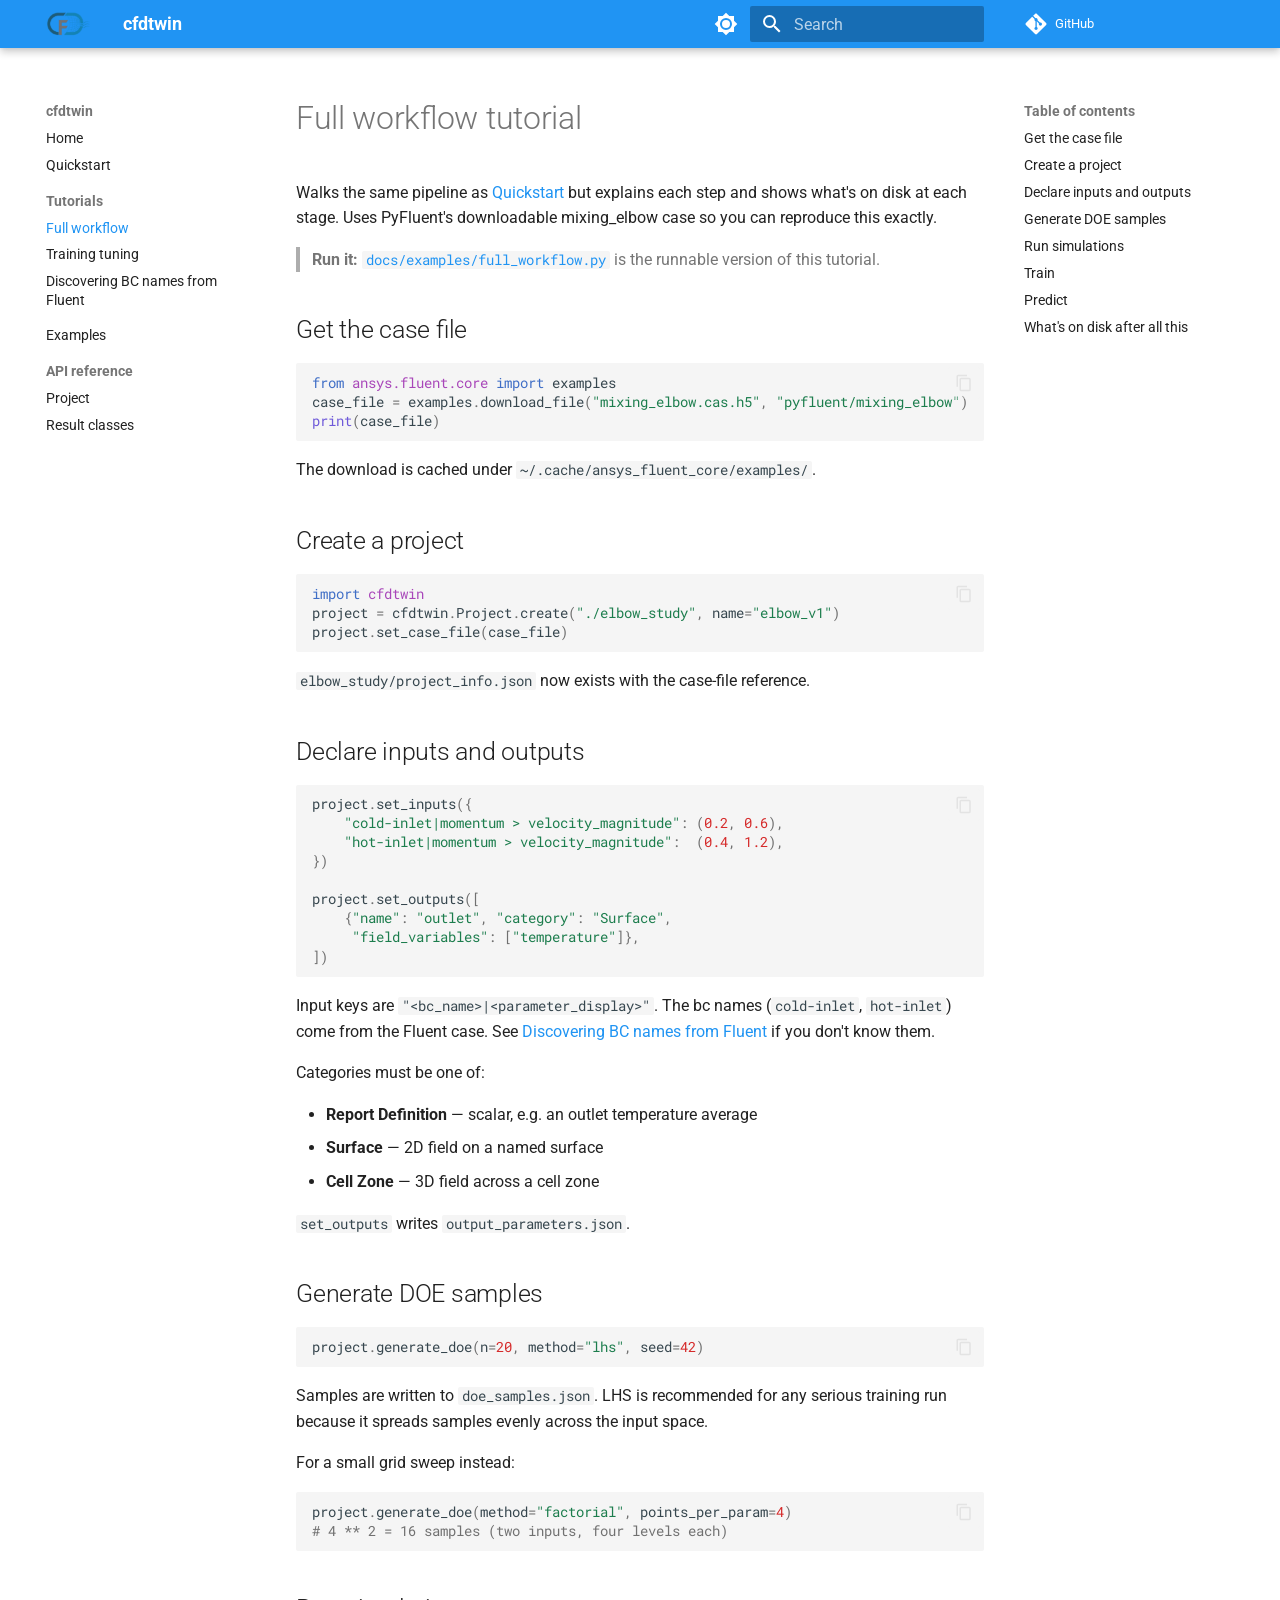
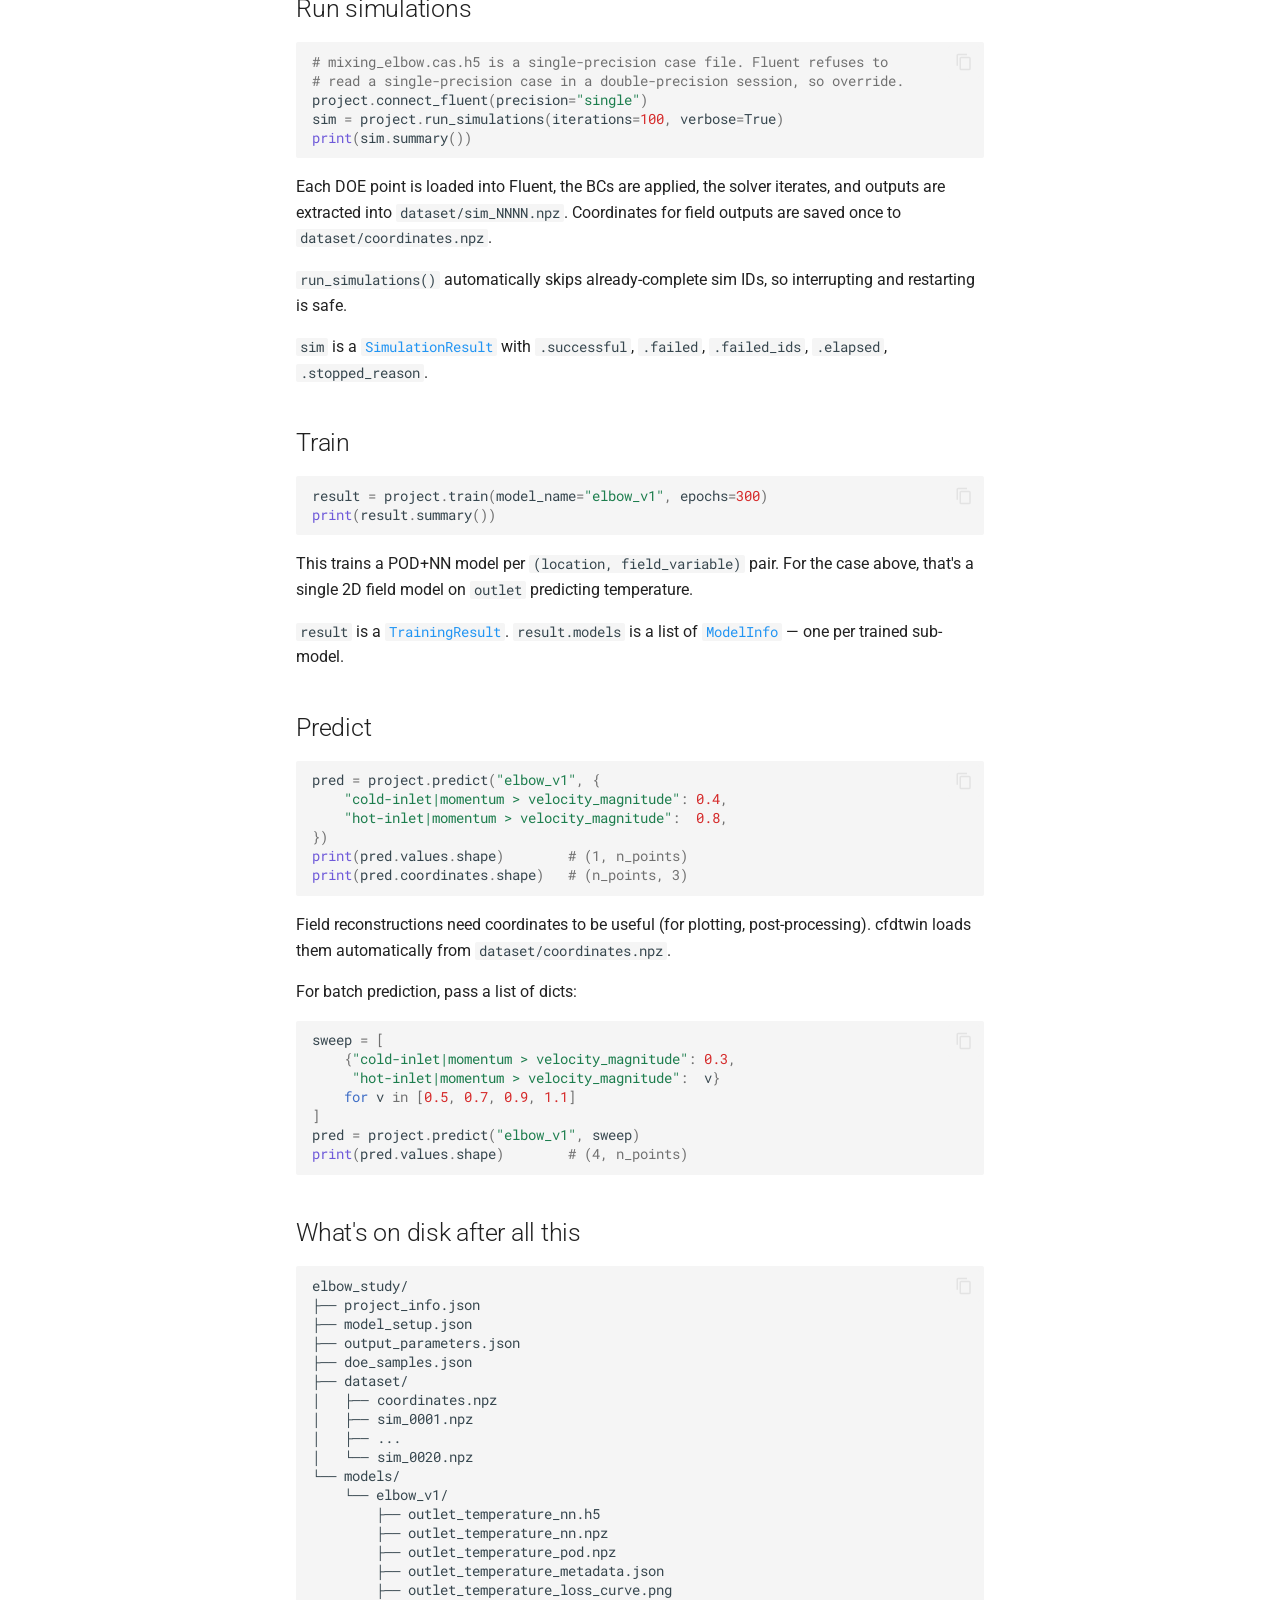
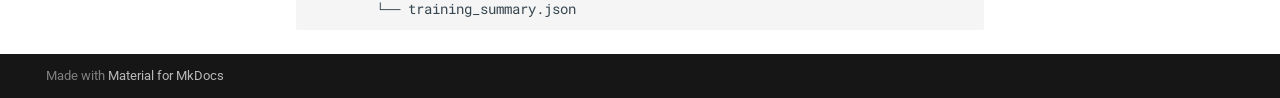
<file: tutorials/full_workflow/index.html>
<!doctype html>
<html lang="en" class="no-js">
  <head>
    
      <meta charset="utf-8">
      <meta name="viewport" content="width=device-width,initial-scale=1">
      
        <meta name="description" content="Neural-network surrogate models for ANSYS Fluent simulations.">
      
      
      
      
        <link rel="prev" href="../../quickstart/">
      
      
        <link rel="next" href="../training_tuning/">
      
      
        
      
      
      <link rel="icon" href="../../assets/logo_icon.png">
      <meta name="generator" content="mkdocs-1.6.1, mkdocs-material-9.7.7">
    
    
      
        <title>Full workflow - cfdtwin</title>
      
    
    
      <link rel="stylesheet" href="../../assets/stylesheets/main.ec1eaa64.min.css">
      
        
        <link rel="stylesheet" href="../../assets/stylesheets/palette.ab4e12ef.min.css">
      
      


    
    
      
    
    
      
        
        
        <link rel="preconnect" href="https://fonts.gstatic.com" crossorigin>
        <link rel="stylesheet" href="https://fonts.googleapis.com/css?family=Roboto:300,300i,400,400i,700,700i%7CRoboto+Mono:400,400i,700,700i&display=fallback">
        <style>:root{--md-text-font:"Roboto";--md-code-font:"Roboto Mono"}</style>
      
    
    
      <link rel="stylesheet" href="../../assets/_mkdocstrings.css">
    
      <link rel="stylesheet" href="../../stylesheets/extra.css">
    
    <script>__md_scope=new URL("../..",location),__md_hash=e=>[...e].reduce(((e,_)=>(e<<5)-e+_.charCodeAt(0)),0),__md_get=(e,_=localStorage,t=__md_scope)=>JSON.parse(_.getItem(t.pathname+"."+e)),__md_set=(e,_,t=localStorage,a=__md_scope)=>{try{t.setItem(a.pathname+"."+e,JSON.stringify(_))}catch(e){}}</script>
    
      

    
    
  </head>
  
  
    
    
      
    
    
    
    
    <body dir="ltr" data-md-color-scheme="default" data-md-color-primary="blue" data-md-color-accent="light-blue">
  
    
    <input class="md-toggle" data-md-toggle="drawer" type="checkbox" id="__drawer" autocomplete="off">
    <input class="md-toggle" data-md-toggle="search" type="checkbox" id="__search" autocomplete="off">
    <label class="md-overlay" for="__drawer"></label>
    <div data-md-component="skip">
      
        
        <a href="#full-workflow-tutorial" class="md-skip">
          Skip to content
        </a>
      
    </div>
    <div data-md-component="announce">
      
    </div>
    
    
      

  

<header class="md-header md-header--shadow" data-md-component="header">
  <nav class="md-header__inner md-grid" aria-label="Header">
    <a href="../.." title="cfdtwin" class="md-header__button md-logo" aria-label="cfdtwin" data-md-component="logo">
      
  <img src="../../assets/logo_icon.png" alt="logo">

    </a>
    <label class="md-header__button md-icon" for="__drawer">
      
      <svg xmlns="http://www.w3.org/2000/svg" viewBox="0 0 24 24"><path d="M3 6h18v2H3zm0 5h18v2H3zm0 5h18v2H3z"/></svg>
    </label>
    <div class="md-header__title" data-md-component="header-title">
      <div class="md-header__ellipsis">
        <div class="md-header__topic">
          <span class="md-ellipsis">
            cfdtwin
          </span>
        </div>
        <div class="md-header__topic" data-md-component="header-topic">
          <span class="md-ellipsis">
            
              Full workflow
            
          </span>
        </div>
      </div>
    </div>
    
      
        <form class="md-header__option" data-md-component="palette">
  
    
    
    
    <input class="md-option" data-md-color-media="" data-md-color-scheme="default" data-md-color-primary="blue" data-md-color-accent="light-blue"  aria-label="Switch to dark mode"  type="radio" name="__palette" id="__palette_0">
    
      <label class="md-header__button md-icon" title="Switch to dark mode" for="__palette_1" hidden>
        <svg xmlns="http://www.w3.org/2000/svg" viewBox="0 0 24 24"><path d="M12 8a4 4 0 0 0-4 4 4 4 0 0 0 4 4 4 4 0 0 0 4-4 4 4 0 0 0-4-4m0 10a6 6 0 0 1-6-6 6 6 0 0 1 6-6 6 6 0 0 1 6 6 6 6 0 0 1-6 6m8-9.31V4h-4.69L12 .69 8.69 4H4v4.69L.69 12 4 15.31V20h4.69L12 23.31 15.31 20H20v-4.69L23.31 12z"/></svg>
      </label>
    
  
    
    
    
    <input class="md-option" data-md-color-media="" data-md-color-scheme="slate" data-md-color-primary="blue" data-md-color-accent="light-blue"  aria-label="Switch to light mode"  type="radio" name="__palette" id="__palette_1">
    
      <label class="md-header__button md-icon" title="Switch to light mode" for="__palette_0" hidden>
        <svg xmlns="http://www.w3.org/2000/svg" viewBox="0 0 24 24"><path d="M12 18c-.89 0-1.74-.2-2.5-.55C11.56 16.5 13 14.42 13 12s-1.44-4.5-3.5-5.45C10.26 6.2 11.11 6 12 6a6 6 0 0 1 6 6 6 6 0 0 1-6 6m8-9.31V4h-4.69L12 .69 8.69 4H4v4.69L.69 12 4 15.31V20h4.69L12 23.31 15.31 20H20v-4.69L23.31 12z"/></svg>
      </label>
    
  
</form>
      
    
    
      <script>var palette=__md_get("__palette");if(palette&&palette.color){if("(prefers-color-scheme)"===palette.color.media){var media=matchMedia("(prefers-color-scheme: light)"),input=document.querySelector(media.matches?"[data-md-color-media='(prefers-color-scheme: light)']":"[data-md-color-media='(prefers-color-scheme: dark)']");palette.color.media=input.getAttribute("data-md-color-media"),palette.color.scheme=input.getAttribute("data-md-color-scheme"),palette.color.primary=input.getAttribute("data-md-color-primary"),palette.color.accent=input.getAttribute("data-md-color-accent")}for(var[key,value]of Object.entries(palette.color))document.body.setAttribute("data-md-color-"+key,value)}</script>
    
    
    
      
      
        <label class="md-header__button md-icon" for="__search">
          
          <svg xmlns="http://www.w3.org/2000/svg" viewBox="0 0 24 24"><path d="M9.5 3A6.5 6.5 0 0 1 16 9.5c0 1.61-.59 3.09-1.56 4.23l.27.27h.79l5 5-1.5 1.5-5-5v-.79l-.27-.27A6.52 6.52 0 0 1 9.5 16 6.5 6.5 0 0 1 3 9.5 6.5 6.5 0 0 1 9.5 3m0 2C7 5 5 7 5 9.5S7 14 9.5 14 14 12 14 9.5 12 5 9.5 5"/></svg>
        </label>
        <div class="md-search" data-md-component="search" role="dialog">
  <label class="md-search__overlay" for="__search"></label>
  <div class="md-search__inner" role="search">
    <form class="md-search__form" name="search">
      <input type="text" class="md-search__input" name="query" aria-label="Search" placeholder="Search" autocapitalize="off" autocorrect="off" autocomplete="off" spellcheck="false" data-md-component="search-query" required>
      <label class="md-search__icon md-icon" for="__search">
        
        <svg xmlns="http://www.w3.org/2000/svg" viewBox="0 0 24 24"><path d="M9.5 3A6.5 6.5 0 0 1 16 9.5c0 1.61-.59 3.09-1.56 4.23l.27.27h.79l5 5-1.5 1.5-5-5v-.79l-.27-.27A6.52 6.52 0 0 1 9.5 16 6.5 6.5 0 0 1 3 9.5 6.5 6.5 0 0 1 9.5 3m0 2C7 5 5 7 5 9.5S7 14 9.5 14 14 12 14 9.5 12 5 9.5 5"/></svg>
        
        <svg xmlns="http://www.w3.org/2000/svg" viewBox="0 0 24 24"><path d="M20 11v2H8l5.5 5.5-1.42 1.42L4.16 12l7.92-7.92L13.5 5.5 8 11z"/></svg>
      </label>
      <nav class="md-search__options" aria-label="Search">
        
        <button type="reset" class="md-search__icon md-icon" title="Clear" aria-label="Clear" tabindex="-1">
          
          <svg xmlns="http://www.w3.org/2000/svg" viewBox="0 0 24 24"><path d="M19 6.41 17.59 5 12 10.59 6.41 5 5 6.41 10.59 12 5 17.59 6.41 19 12 13.41 17.59 19 19 17.59 13.41 12z"/></svg>
        </button>
      </nav>
      
    </form>
    <div class="md-search__output">
      <div class="md-search__scrollwrap" tabindex="0" data-md-scrollfix>
        <div class="md-search-result" data-md-component="search-result">
          <div class="md-search-result__meta">
            Initializing search
          </div>
          <ol class="md-search-result__list" role="presentation"></ol>
        </div>
      </div>
    </div>
  </div>
</div>
      
    
    
      <div class="md-header__source">
        <a href="https://github.com/UARK-NED3/CFDTwin" title="Go to repository" class="md-source" data-md-component="source">
  <div class="md-source__icon md-icon">
    
    <svg xmlns="http://www.w3.org/2000/svg" viewBox="0 0 448 512"><!--! Font Awesome Free 7.1.0 by @fontawesome - https://fontawesome.com License - https://fontawesome.com/license/free (Icons: CC BY 4.0, Fonts: SIL OFL 1.1, Code: MIT License) Copyright 2025 Fonticons, Inc.--><path d="M439.6 236.1 244 40.5c-5.4-5.5-12.8-8.5-20.4-8.5s-15 3-20.4 8.4L162.5 81l51.5 51.5c27.1-9.1 52.7 16.8 43.4 43.7l49.7 49.7c34.2-11.8 61.2 31 35.5 56.7-26.5 26.5-70.2-2.9-56-37.3L240.3 199v121.9c25.3 12.5 22.3 41.8 9.1 55-6.4 6.4-15.2 10.1-24.3 10.1s-17.8-3.6-24.3-10.1c-17.6-17.6-11.1-46.9 11.2-56v-123c-20.8-8.5-24.6-30.7-18.6-45L142.6 101 8.5 235.1C3 240.6 0 247.9 0 255.5s3 15 8.5 20.4l195.6 195.7c5.4 5.4 12.7 8.4 20.4 8.4s15-3 20.4-8.4l194.7-194.7c5.4-5.4 8.4-12.8 8.4-20.4s-3-15-8.4-20.4"/></svg>
  </div>
  <div class="md-source__repository">
    GitHub
  </div>
</a>
      </div>
    
  </nav>
  
</header>
    
    <div class="md-container" data-md-component="container">
      
      
        
          
        
      
      <main class="md-main" data-md-component="main">
        <div class="md-main__inner md-grid">
          
            
              
              <div class="md-sidebar md-sidebar--primary" data-md-component="sidebar" data-md-type="navigation" >
                <div class="md-sidebar__scrollwrap">
                  <div class="md-sidebar__inner">
                    



<nav class="md-nav md-nav--primary" aria-label="Navigation" data-md-level="0">
  <label class="md-nav__title" for="__drawer">
    <a href="../.." title="cfdtwin" class="md-nav__button md-logo" aria-label="cfdtwin" data-md-component="logo">
      
  <img src="../../assets/logo_icon.png" alt="logo">

    </a>
    cfdtwin
  </label>
  
    <div class="md-nav__source">
      <a href="https://github.com/UARK-NED3/CFDTwin" title="Go to repository" class="md-source" data-md-component="source">
  <div class="md-source__icon md-icon">
    
    <svg xmlns="http://www.w3.org/2000/svg" viewBox="0 0 448 512"><!--! Font Awesome Free 7.1.0 by @fontawesome - https://fontawesome.com License - https://fontawesome.com/license/free (Icons: CC BY 4.0, Fonts: SIL OFL 1.1, Code: MIT License) Copyright 2025 Fonticons, Inc.--><path d="M439.6 236.1 244 40.5c-5.4-5.5-12.8-8.5-20.4-8.5s-15 3-20.4 8.4L162.5 81l51.5 51.5c27.1-9.1 52.7 16.8 43.4 43.7l49.7 49.7c34.2-11.8 61.2 31 35.5 56.7-26.5 26.5-70.2-2.9-56-37.3L240.3 199v121.9c25.3 12.5 22.3 41.8 9.1 55-6.4 6.4-15.2 10.1-24.3 10.1s-17.8-3.6-24.3-10.1c-17.6-17.6-11.1-46.9 11.2-56v-123c-20.8-8.5-24.6-30.7-18.6-45L142.6 101 8.5 235.1C3 240.6 0 247.9 0 255.5s3 15 8.5 20.4l195.6 195.7c5.4 5.4 12.7 8.4 20.4 8.4s15-3 20.4-8.4l194.7-194.7c5.4-5.4 8.4-12.8 8.4-20.4s-3-15-8.4-20.4"/></svg>
  </div>
  <div class="md-source__repository">
    GitHub
  </div>
</a>
    </div>
  
  <ul class="md-nav__list" data-md-scrollfix>
    
      
      
  
  
  
  
    <li class="md-nav__item">
      <a href="../.." class="md-nav__link">
        
  
  
  <span class="md-ellipsis">
    
  
    Home
  

    
  </span>
  
  

      </a>
    </li>
  

    
      
      
  
  
  
  
    <li class="md-nav__item">
      <a href="../../quickstart/" class="md-nav__link">
        
  
  
  <span class="md-ellipsis">
    
  
    Quickstart
  

    
  </span>
  
  

      </a>
    </li>
  

    
      
      
  
  
    
  
  
  
    
    
    
    
      
        
        
      
    
    
    <li class="md-nav__item md-nav__item--active md-nav__item--section md-nav__item--nested">
      
        
        
        <input class="md-nav__toggle md-toggle " type="checkbox" id="__nav_3" checked>
        
          
          <label class="md-nav__link" for="__nav_3" id="__nav_3_label" tabindex="">
            
  
  
  <span class="md-ellipsis">
    
  
    Tutorials
  

    
  </span>
  
  

            <span class="md-nav__icon md-icon"></span>
          </label>
        
        <nav class="md-nav" data-md-level="1" aria-labelledby="__nav_3_label" aria-expanded="true">
          <label class="md-nav__title" for="__nav_3">
            <span class="md-nav__icon md-icon"></span>
            
  
    Tutorials
  

          </label>
          <ul class="md-nav__list" data-md-scrollfix>
            
              
                
  
  
    
  
  
  
    <li class="md-nav__item md-nav__item--active">
      
      <input class="md-nav__toggle md-toggle" type="checkbox" id="__toc">
      
      
        
      
      
        <label class="md-nav__link md-nav__link--active" for="__toc">
          
  
  
  <span class="md-ellipsis">
    
  
    Full workflow
  

    
  </span>
  
  

          <span class="md-nav__icon md-icon"></span>
        </label>
      
      <a href="./" class="md-nav__link md-nav__link--active">
        
  
  
  <span class="md-ellipsis">
    
  
    Full workflow
  

    
  </span>
  
  

      </a>
      
        

<nav class="md-nav md-nav--secondary" aria-label="Table of contents">
  
  
  
    
  
  
    <label class="md-nav__title" for="__toc">
      <span class="md-nav__icon md-icon"></span>
      Table of contents
    </label>
    <ul class="md-nav__list" data-md-component="toc" data-md-scrollfix>
      
        <li class="md-nav__item">
  <a href="#get-the-case-file" class="md-nav__link">
    <span class="md-ellipsis">
      
        Get the case file
      
    </span>
  </a>
  
</li>
      
        <li class="md-nav__item">
  <a href="#create-a-project" class="md-nav__link">
    <span class="md-ellipsis">
      
        Create a project
      
    </span>
  </a>
  
</li>
      
        <li class="md-nav__item">
  <a href="#declare-inputs-and-outputs" class="md-nav__link">
    <span class="md-ellipsis">
      
        Declare inputs and outputs
      
    </span>
  </a>
  
</li>
      
        <li class="md-nav__item">
  <a href="#generate-doe-samples" class="md-nav__link">
    <span class="md-ellipsis">
      
        Generate DOE samples
      
    </span>
  </a>
  
</li>
      
        <li class="md-nav__item">
  <a href="#run-simulations" class="md-nav__link">
    <span class="md-ellipsis">
      
        Run simulations
      
    </span>
  </a>
  
</li>
      
        <li class="md-nav__item">
  <a href="#train" class="md-nav__link">
    <span class="md-ellipsis">
      
        Train
      
    </span>
  </a>
  
</li>
      
        <li class="md-nav__item">
  <a href="#predict" class="md-nav__link">
    <span class="md-ellipsis">
      
        Predict
      
    </span>
  </a>
  
</li>
      
        <li class="md-nav__item">
  <a href="#whats-on-disk-after-all-this" class="md-nav__link">
    <span class="md-ellipsis">
      
        What's on disk after all this
      
    </span>
  </a>
  
</li>
      
    </ul>
  
</nav>
      
    </li>
  

              
            
              
                
  
  
  
  
    <li class="md-nav__item">
      <a href="../training_tuning/" class="md-nav__link">
        
  
  
  <span class="md-ellipsis">
    
  
    Training tuning
  

    
  </span>
  
  

      </a>
    </li>
  

              
            
              
                
  
  
  
  
    <li class="md-nav__item">
      <a href="../fluent_session/" class="md-nav__link">
        
  
  
  <span class="md-ellipsis">
    
  
    Discovering BC names from Fluent
  

    
  </span>
  
  

      </a>
    </li>
  

              
            
          </ul>
        </nav>
      
    </li>
  

    
      
      
  
  
  
  
    <li class="md-nav__item">
      <a href="../../examples/" class="md-nav__link">
        
  
  
  <span class="md-ellipsis">
    
  
    Examples
  

    
  </span>
  
  

      </a>
    </li>
  

    
      
      
  
  
  
  
    
    
    
    
      
        
        
      
    
    
    <li class="md-nav__item md-nav__item--section md-nav__item--nested">
      
        
        
          
        
        <input class="md-nav__toggle md-toggle md-toggle--indeterminate" type="checkbox" id="__nav_5" >
        
          
          <label class="md-nav__link" for="__nav_5" id="__nav_5_label" tabindex="">
            
  
  
  <span class="md-ellipsis">
    
  
    API reference
  

    
  </span>
  
  

            <span class="md-nav__icon md-icon"></span>
          </label>
        
        <nav class="md-nav" data-md-level="1" aria-labelledby="__nav_5_label" aria-expanded="false">
          <label class="md-nav__title" for="__nav_5">
            <span class="md-nav__icon md-icon"></span>
            
  
    API reference
  

          </label>
          <ul class="md-nav__list" data-md-scrollfix>
            
              
                
  
  
  
  
    <li class="md-nav__item">
      <a href="../../api/project/" class="md-nav__link">
        
  
  
  <span class="md-ellipsis">
    
  
    Project
  

    
  </span>
  
  

      </a>
    </li>
  

              
            
              
                
  
  
  
  
    <li class="md-nav__item">
      <a href="../../api/results/" class="md-nav__link">
        
  
  
  <span class="md-ellipsis">
    
  
    Result classes
  

    
  </span>
  
  

      </a>
    </li>
  

              
            
          </ul>
        </nav>
      
    </li>
  

    
  </ul>
</nav>
                  </div>
                </div>
              </div>
            
            
              
              <div class="md-sidebar md-sidebar--secondary" data-md-component="sidebar" data-md-type="toc" >
                <div class="md-sidebar__scrollwrap">
                  <div class="md-sidebar__inner">
                    

<nav class="md-nav md-nav--secondary" aria-label="Table of contents">
  
  
  
    
  
  
    <label class="md-nav__title" for="__toc">
      <span class="md-nav__icon md-icon"></span>
      Table of contents
    </label>
    <ul class="md-nav__list" data-md-component="toc" data-md-scrollfix>
      
        <li class="md-nav__item">
  <a href="#get-the-case-file" class="md-nav__link">
    <span class="md-ellipsis">
      
        Get the case file
      
    </span>
  </a>
  
</li>
      
        <li class="md-nav__item">
  <a href="#create-a-project" class="md-nav__link">
    <span class="md-ellipsis">
      
        Create a project
      
    </span>
  </a>
  
</li>
      
        <li class="md-nav__item">
  <a href="#declare-inputs-and-outputs" class="md-nav__link">
    <span class="md-ellipsis">
      
        Declare inputs and outputs
      
    </span>
  </a>
  
</li>
      
        <li class="md-nav__item">
  <a href="#generate-doe-samples" class="md-nav__link">
    <span class="md-ellipsis">
      
        Generate DOE samples
      
    </span>
  </a>
  
</li>
      
        <li class="md-nav__item">
  <a href="#run-simulations" class="md-nav__link">
    <span class="md-ellipsis">
      
        Run simulations
      
    </span>
  </a>
  
</li>
      
        <li class="md-nav__item">
  <a href="#train" class="md-nav__link">
    <span class="md-ellipsis">
      
        Train
      
    </span>
  </a>
  
</li>
      
        <li class="md-nav__item">
  <a href="#predict" class="md-nav__link">
    <span class="md-ellipsis">
      
        Predict
      
    </span>
  </a>
  
</li>
      
        <li class="md-nav__item">
  <a href="#whats-on-disk-after-all-this" class="md-nav__link">
    <span class="md-ellipsis">
      
        What's on disk after all this
      
    </span>
  </a>
  
</li>
      
    </ul>
  
</nav>
                  </div>
                </div>
              </div>
            
          
          
            <div class="md-content" data-md-component="content">
              
              <article class="md-content__inner md-typeset">
                
                  


  
  


<h1 id="full-workflow-tutorial">Full workflow tutorial</h1>
<p>Walks the same pipeline as <a href="../../quickstart/">Quickstart</a> but explains each
step and shows what's on disk at each stage. Uses PyFluent's downloadable
mixing_elbow case so you can reproduce this exactly.</p>
<blockquote>
<p><strong>Run it:</strong> <a href="https://github.com/UARK-NED3/CFDTwin/blob/master/docs/examples/full_workflow.py"><code>docs/examples/full_workflow.py</code></a> is the runnable version of this tutorial.</p>
</blockquote>
<h2 id="get-the-case-file">Get the case file</h2>
<div class="highlight"><pre><span></span><code><a id="__codelineno-0-1" name="__codelineno-0-1" href="#__codelineno-0-1"></a><span class="kn">from</span><span class="w"> </span><span class="nn">ansys.fluent.core</span><span class="w"> </span><span class="kn">import</span> <span class="n">examples</span>
<a id="__codelineno-0-2" name="__codelineno-0-2" href="#__codelineno-0-2"></a><span class="n">case_file</span> <span class="o">=</span> <span class="n">examples</span><span class="o">.</span><span class="n">download_file</span><span class="p">(</span><span class="s2">"mixing_elbow.cas.h5"</span><span class="p">,</span> <span class="s2">"pyfluent/mixing_elbow"</span><span class="p">)</span>
<a id="__codelineno-0-3" name="__codelineno-0-3" href="#__codelineno-0-3"></a><span class="nb">print</span><span class="p">(</span><span class="n">case_file</span><span class="p">)</span>
</code></pre></div>
<p>The download is cached under <code>~/.cache/ansys_fluent_core/examples/</code>.</p>
<h2 id="create-a-project">Create a project</h2>
<div class="highlight"><pre><span></span><code><a id="__codelineno-1-1" name="__codelineno-1-1" href="#__codelineno-1-1"></a><span class="kn">import</span><span class="w"> </span><span class="nn">cfdtwin</span>
<a id="__codelineno-1-2" name="__codelineno-1-2" href="#__codelineno-1-2"></a><span class="n">project</span> <span class="o">=</span> <span class="n">cfdtwin</span><span class="o">.</span><span class="n">Project</span><span class="o">.</span><span class="n">create</span><span class="p">(</span><span class="s2">"./elbow_study"</span><span class="p">,</span> <span class="n">name</span><span class="o">=</span><span class="s2">"elbow_v1"</span><span class="p">)</span>
<a id="__codelineno-1-3" name="__codelineno-1-3" href="#__codelineno-1-3"></a><span class="n">project</span><span class="o">.</span><span class="n">set_case_file</span><span class="p">(</span><span class="n">case_file</span><span class="p">)</span>
</code></pre></div>
<p><code>elbow_study/project_info.json</code> now exists with the case-file reference.</p>
<h2 id="declare-inputs-and-outputs">Declare inputs and outputs</h2>
<div class="highlight"><pre><span></span><code><a id="__codelineno-2-1" name="__codelineno-2-1" href="#__codelineno-2-1"></a><span class="n">project</span><span class="o">.</span><span class="n">set_inputs</span><span class="p">({</span>
<a id="__codelineno-2-2" name="__codelineno-2-2" href="#__codelineno-2-2"></a>    <span class="s2">"cold-inlet|momentum &gt; velocity_magnitude"</span><span class="p">:</span> <span class="p">(</span><span class="mf">0.2</span><span class="p">,</span> <span class="mf">0.6</span><span class="p">),</span>
<a id="__codelineno-2-3" name="__codelineno-2-3" href="#__codelineno-2-3"></a>    <span class="s2">"hot-inlet|momentum &gt; velocity_magnitude"</span><span class="p">:</span>  <span class="p">(</span><span class="mf">0.4</span><span class="p">,</span> <span class="mf">1.2</span><span class="p">),</span>
<a id="__codelineno-2-4" name="__codelineno-2-4" href="#__codelineno-2-4"></a><span class="p">})</span>
<a id="__codelineno-2-5" name="__codelineno-2-5" href="#__codelineno-2-5"></a>
<a id="__codelineno-2-6" name="__codelineno-2-6" href="#__codelineno-2-6"></a><span class="n">project</span><span class="o">.</span><span class="n">set_outputs</span><span class="p">([</span>
<a id="__codelineno-2-7" name="__codelineno-2-7" href="#__codelineno-2-7"></a>    <span class="p">{</span><span class="s2">"name"</span><span class="p">:</span> <span class="s2">"outlet"</span><span class="p">,</span> <span class="s2">"category"</span><span class="p">:</span> <span class="s2">"Surface"</span><span class="p">,</span>
<a id="__codelineno-2-8" name="__codelineno-2-8" href="#__codelineno-2-8"></a>     <span class="s2">"field_variables"</span><span class="p">:</span> <span class="p">[</span><span class="s2">"temperature"</span><span class="p">]},</span>
<a id="__codelineno-2-9" name="__codelineno-2-9" href="#__codelineno-2-9"></a><span class="p">])</span>
</code></pre></div>
<p>Input keys are <code>"&lt;bc_name&gt;|&lt;parameter_display&gt;"</code>. The bc names (<code>cold-inlet</code>,
<code>hot-inlet</code>) come from the Fluent case. See
<a href="../fluent_session/">Discovering BC names from Fluent</a> if you don't know them.</p>
<p>Categories must be one of:</p>
<ul>
<li><strong>Report Definition</strong> — scalar, e.g. an outlet temperature average</li>
<li><strong>Surface</strong> — 2D field on a named surface</li>
<li><strong>Cell Zone</strong> — 3D field across a cell zone</li>
</ul>
<p><code>set_outputs</code> writes <code>output_parameters.json</code>.</p>
<h2 id="generate-doe-samples">Generate DOE samples</h2>
<div class="highlight"><pre><span></span><code><a id="__codelineno-3-1" name="__codelineno-3-1" href="#__codelineno-3-1"></a><span class="n">project</span><span class="o">.</span><span class="n">generate_doe</span><span class="p">(</span><span class="n">n</span><span class="o">=</span><span class="mi">20</span><span class="p">,</span> <span class="n">method</span><span class="o">=</span><span class="s2">"lhs"</span><span class="p">,</span> <span class="n">seed</span><span class="o">=</span><span class="mi">42</span><span class="p">)</span>
</code></pre></div>
<p>Samples are written to <code>doe_samples.json</code>. LHS is recommended for any
serious training run because it spreads samples evenly across the input
space.</p>
<p>For a small grid sweep instead:</p>
<div class="highlight"><pre><span></span><code><a id="__codelineno-4-1" name="__codelineno-4-1" href="#__codelineno-4-1"></a><span class="n">project</span><span class="o">.</span><span class="n">generate_doe</span><span class="p">(</span><span class="n">method</span><span class="o">=</span><span class="s2">"factorial"</span><span class="p">,</span> <span class="n">points_per_param</span><span class="o">=</span><span class="mi">4</span><span class="p">)</span>
<a id="__codelineno-4-2" name="__codelineno-4-2" href="#__codelineno-4-2"></a><span class="c1"># 4 ** 2 = 16 samples (two inputs, four levels each)</span>
</code></pre></div>
<h2 id="run-simulations">Run simulations</h2>
<div class="highlight"><pre><span></span><code><a id="__codelineno-5-1" name="__codelineno-5-1" href="#__codelineno-5-1"></a><span class="c1"># mixing_elbow.cas.h5 is a single-precision case file. Fluent refuses to</span>
<a id="__codelineno-5-2" name="__codelineno-5-2" href="#__codelineno-5-2"></a><span class="c1"># read a single-precision case in a double-precision session, so override.</span>
<a id="__codelineno-5-3" name="__codelineno-5-3" href="#__codelineno-5-3"></a><span class="n">project</span><span class="o">.</span><span class="n">connect_fluent</span><span class="p">(</span><span class="n">precision</span><span class="o">=</span><span class="s2">"single"</span><span class="p">)</span>
<a id="__codelineno-5-4" name="__codelineno-5-4" href="#__codelineno-5-4"></a><span class="n">sim</span> <span class="o">=</span> <span class="n">project</span><span class="o">.</span><span class="n">run_simulations</span><span class="p">(</span><span class="n">iterations</span><span class="o">=</span><span class="mi">100</span><span class="p">,</span> <span class="n">verbose</span><span class="o">=</span><span class="kc">True</span><span class="p">)</span>
<a id="__codelineno-5-5" name="__codelineno-5-5" href="#__codelineno-5-5"></a><span class="nb">print</span><span class="p">(</span><span class="n">sim</span><span class="o">.</span><span class="n">summary</span><span class="p">())</span>
</code></pre></div>
<p>Each DOE point is loaded into Fluent, the BCs are applied, the solver
iterates, and outputs are extracted into <code>dataset/sim_NNNN.npz</code>. Coordinates
for field outputs are saved once to <code>dataset/coordinates.npz</code>.</p>
<p><code>run_simulations()</code> automatically skips already-complete sim IDs, so
interrupting and restarting is safe.</p>
<p><code>sim</code> is a <a href="../../api/results/#cfdtwin.results.SimulationResult"><code>SimulationResult</code></a>
with <code>.successful</code>, <code>.failed</code>, <code>.failed_ids</code>, <code>.elapsed</code>, <code>.stopped_reason</code>.</p>
<h2 id="train">Train</h2>
<div class="highlight"><pre><span></span><code><a id="__codelineno-6-1" name="__codelineno-6-1" href="#__codelineno-6-1"></a><span class="n">result</span> <span class="o">=</span> <span class="n">project</span><span class="o">.</span><span class="n">train</span><span class="p">(</span><span class="n">model_name</span><span class="o">=</span><span class="s2">"elbow_v1"</span><span class="p">,</span> <span class="n">epochs</span><span class="o">=</span><span class="mi">300</span><span class="p">)</span>
<a id="__codelineno-6-2" name="__codelineno-6-2" href="#__codelineno-6-2"></a><span class="nb">print</span><span class="p">(</span><span class="n">result</span><span class="o">.</span><span class="n">summary</span><span class="p">())</span>
</code></pre></div>
<p>This trains a POD+NN model per <code>(location, field_variable)</code> pair. For the
case above, that's a single 2D field model on <code>outlet</code> predicting
temperature.</p>
<p><code>result</code> is a <a href="../../api/results/#cfdtwin.results.TrainingResult"><code>TrainingResult</code></a>.
<code>result.models</code> is a list of <a href="../../api/results/#cfdtwin.results.ModelInfo"><code>ModelInfo</code></a> — one per trained sub-model.</p>
<h2 id="predict">Predict</h2>
<div class="highlight"><pre><span></span><code><a id="__codelineno-7-1" name="__codelineno-7-1" href="#__codelineno-7-1"></a><span class="n">pred</span> <span class="o">=</span> <span class="n">project</span><span class="o">.</span><span class="n">predict</span><span class="p">(</span><span class="s2">"elbow_v1"</span><span class="p">,</span> <span class="p">{</span>
<a id="__codelineno-7-2" name="__codelineno-7-2" href="#__codelineno-7-2"></a>    <span class="s2">"cold-inlet|momentum &gt; velocity_magnitude"</span><span class="p">:</span> <span class="mf">0.4</span><span class="p">,</span>
<a id="__codelineno-7-3" name="__codelineno-7-3" href="#__codelineno-7-3"></a>    <span class="s2">"hot-inlet|momentum &gt; velocity_magnitude"</span><span class="p">:</span>  <span class="mf">0.8</span><span class="p">,</span>
<a id="__codelineno-7-4" name="__codelineno-7-4" href="#__codelineno-7-4"></a><span class="p">})</span>
<a id="__codelineno-7-5" name="__codelineno-7-5" href="#__codelineno-7-5"></a><span class="nb">print</span><span class="p">(</span><span class="n">pred</span><span class="o">.</span><span class="n">values</span><span class="o">.</span><span class="n">shape</span><span class="p">)</span>        <span class="c1"># (1, n_points)</span>
<a id="__codelineno-7-6" name="__codelineno-7-6" href="#__codelineno-7-6"></a><span class="nb">print</span><span class="p">(</span><span class="n">pred</span><span class="o">.</span><span class="n">coordinates</span><span class="o">.</span><span class="n">shape</span><span class="p">)</span>   <span class="c1"># (n_points, 3)</span>
</code></pre></div>
<p>Field reconstructions need coordinates to be useful (for plotting,
post-processing). cfdtwin loads them automatically from
<code>dataset/coordinates.npz</code>.</p>
<p>For batch prediction, pass a list of dicts:</p>
<div class="highlight"><pre><span></span><code><a id="__codelineno-8-1" name="__codelineno-8-1" href="#__codelineno-8-1"></a><span class="n">sweep</span> <span class="o">=</span> <span class="p">[</span>
<a id="__codelineno-8-2" name="__codelineno-8-2" href="#__codelineno-8-2"></a>    <span class="p">{</span><span class="s2">"cold-inlet|momentum &gt; velocity_magnitude"</span><span class="p">:</span> <span class="mf">0.3</span><span class="p">,</span>
<a id="__codelineno-8-3" name="__codelineno-8-3" href="#__codelineno-8-3"></a>     <span class="s2">"hot-inlet|momentum &gt; velocity_magnitude"</span><span class="p">:</span>  <span class="n">v</span><span class="p">}</span>
<a id="__codelineno-8-4" name="__codelineno-8-4" href="#__codelineno-8-4"></a>    <span class="k">for</span> <span class="n">v</span> <span class="ow">in</span> <span class="p">[</span><span class="mf">0.5</span><span class="p">,</span> <span class="mf">0.7</span><span class="p">,</span> <span class="mf">0.9</span><span class="p">,</span> <span class="mf">1.1</span><span class="p">]</span>
<a id="__codelineno-8-5" name="__codelineno-8-5" href="#__codelineno-8-5"></a><span class="p">]</span>
<a id="__codelineno-8-6" name="__codelineno-8-6" href="#__codelineno-8-6"></a><span class="n">pred</span> <span class="o">=</span> <span class="n">project</span><span class="o">.</span><span class="n">predict</span><span class="p">(</span><span class="s2">"elbow_v1"</span><span class="p">,</span> <span class="n">sweep</span><span class="p">)</span>
<a id="__codelineno-8-7" name="__codelineno-8-7" href="#__codelineno-8-7"></a><span class="nb">print</span><span class="p">(</span><span class="n">pred</span><span class="o">.</span><span class="n">values</span><span class="o">.</span><span class="n">shape</span><span class="p">)</span>        <span class="c1"># (4, n_points)</span>
</code></pre></div>
<h2 id="whats-on-disk-after-all-this">What's on disk after all this</h2>
<div class="highlight"><pre><span></span><code><a id="__codelineno-9-1" name="__codelineno-9-1" href="#__codelineno-9-1"></a>elbow_study/
<a id="__codelineno-9-2" name="__codelineno-9-2" href="#__codelineno-9-2"></a>├── project_info.json
<a id="__codelineno-9-3" name="__codelineno-9-3" href="#__codelineno-9-3"></a>├── model_setup.json
<a id="__codelineno-9-4" name="__codelineno-9-4" href="#__codelineno-9-4"></a>├── output_parameters.json
<a id="__codelineno-9-5" name="__codelineno-9-5" href="#__codelineno-9-5"></a>├── doe_samples.json
<a id="__codelineno-9-6" name="__codelineno-9-6" href="#__codelineno-9-6"></a>├── dataset/
<a id="__codelineno-9-7" name="__codelineno-9-7" href="#__codelineno-9-7"></a>│   ├── coordinates.npz
<a id="__codelineno-9-8" name="__codelineno-9-8" href="#__codelineno-9-8"></a>│   ├── sim_0001.npz
<a id="__codelineno-9-9" name="__codelineno-9-9" href="#__codelineno-9-9"></a>│   ├── ...
<a id="__codelineno-9-10" name="__codelineno-9-10" href="#__codelineno-9-10"></a>│   └── sim_0020.npz
<a id="__codelineno-9-11" name="__codelineno-9-11" href="#__codelineno-9-11"></a>└── models/
<a id="__codelineno-9-12" name="__codelineno-9-12" href="#__codelineno-9-12"></a>    └── elbow_v1/
<a id="__codelineno-9-13" name="__codelineno-9-13" href="#__codelineno-9-13"></a>        ├── outlet_temperature_nn.h5
<a id="__codelineno-9-14" name="__codelineno-9-14" href="#__codelineno-9-14"></a>        ├── outlet_temperature_nn.npz
<a id="__codelineno-9-15" name="__codelineno-9-15" href="#__codelineno-9-15"></a>        ├── outlet_temperature_pod.npz
<a id="__codelineno-9-16" name="__codelineno-9-16" href="#__codelineno-9-16"></a>        ├── outlet_temperature_metadata.json
<a id="__codelineno-9-17" name="__codelineno-9-17" href="#__codelineno-9-17"></a>        ├── outlet_temperature_loss_curve.png
<a id="__codelineno-9-18" name="__codelineno-9-18" href="#__codelineno-9-18"></a>        └── training_summary.json
</code></pre></div>












                
              </article>
            </div>
          
          
<script>var target=document.getElementById(location.hash.slice(1));target&&target.name&&(target.checked=target.name.startsWith("__tabbed_"))</script>
        </div>
        
      </main>
      
        <footer class="md-footer">
  
  <div class="md-footer-meta md-typeset">
    <div class="md-footer-meta__inner md-grid">
      <div class="md-copyright">
  
  
    Made with
    <a href="https://squidfunk.github.io/mkdocs-material/" target="_blank" rel="noopener">
      Material for MkDocs
    </a>
  
</div>
      
    </div>
  </div>
</footer>
      
    </div>
    <div class="md-dialog" data-md-component="dialog">
      <div class="md-dialog__inner md-typeset"></div>
    </div>
    
    
    
      
      
      <script id="__config" type="application/json">{"annotate": null, "base": "../..", "features": ["navigation.sections", "navigation.expand", "content.code.copy"], "search": "../../assets/javascripts/workers/search.2c215733.min.js", "tags": null, "translations": {"clipboard.copied": "Copied to clipboard", "clipboard.copy": "Copy to clipboard", "search.result.more.one": "1 more on this page", "search.result.more.other": "# more on this page", "search.result.none": "No matching documents", "search.result.one": "1 matching document", "search.result.other": "# matching documents", "search.result.placeholder": "Type to start searching", "search.result.term.missing": "Missing", "select.version": "Select version"}, "version": null}</script>
    
    
      <script src="../../assets/javascripts/bundle.d7400e89.min.js"></script>
      
    
  </body>
</html>
</file>
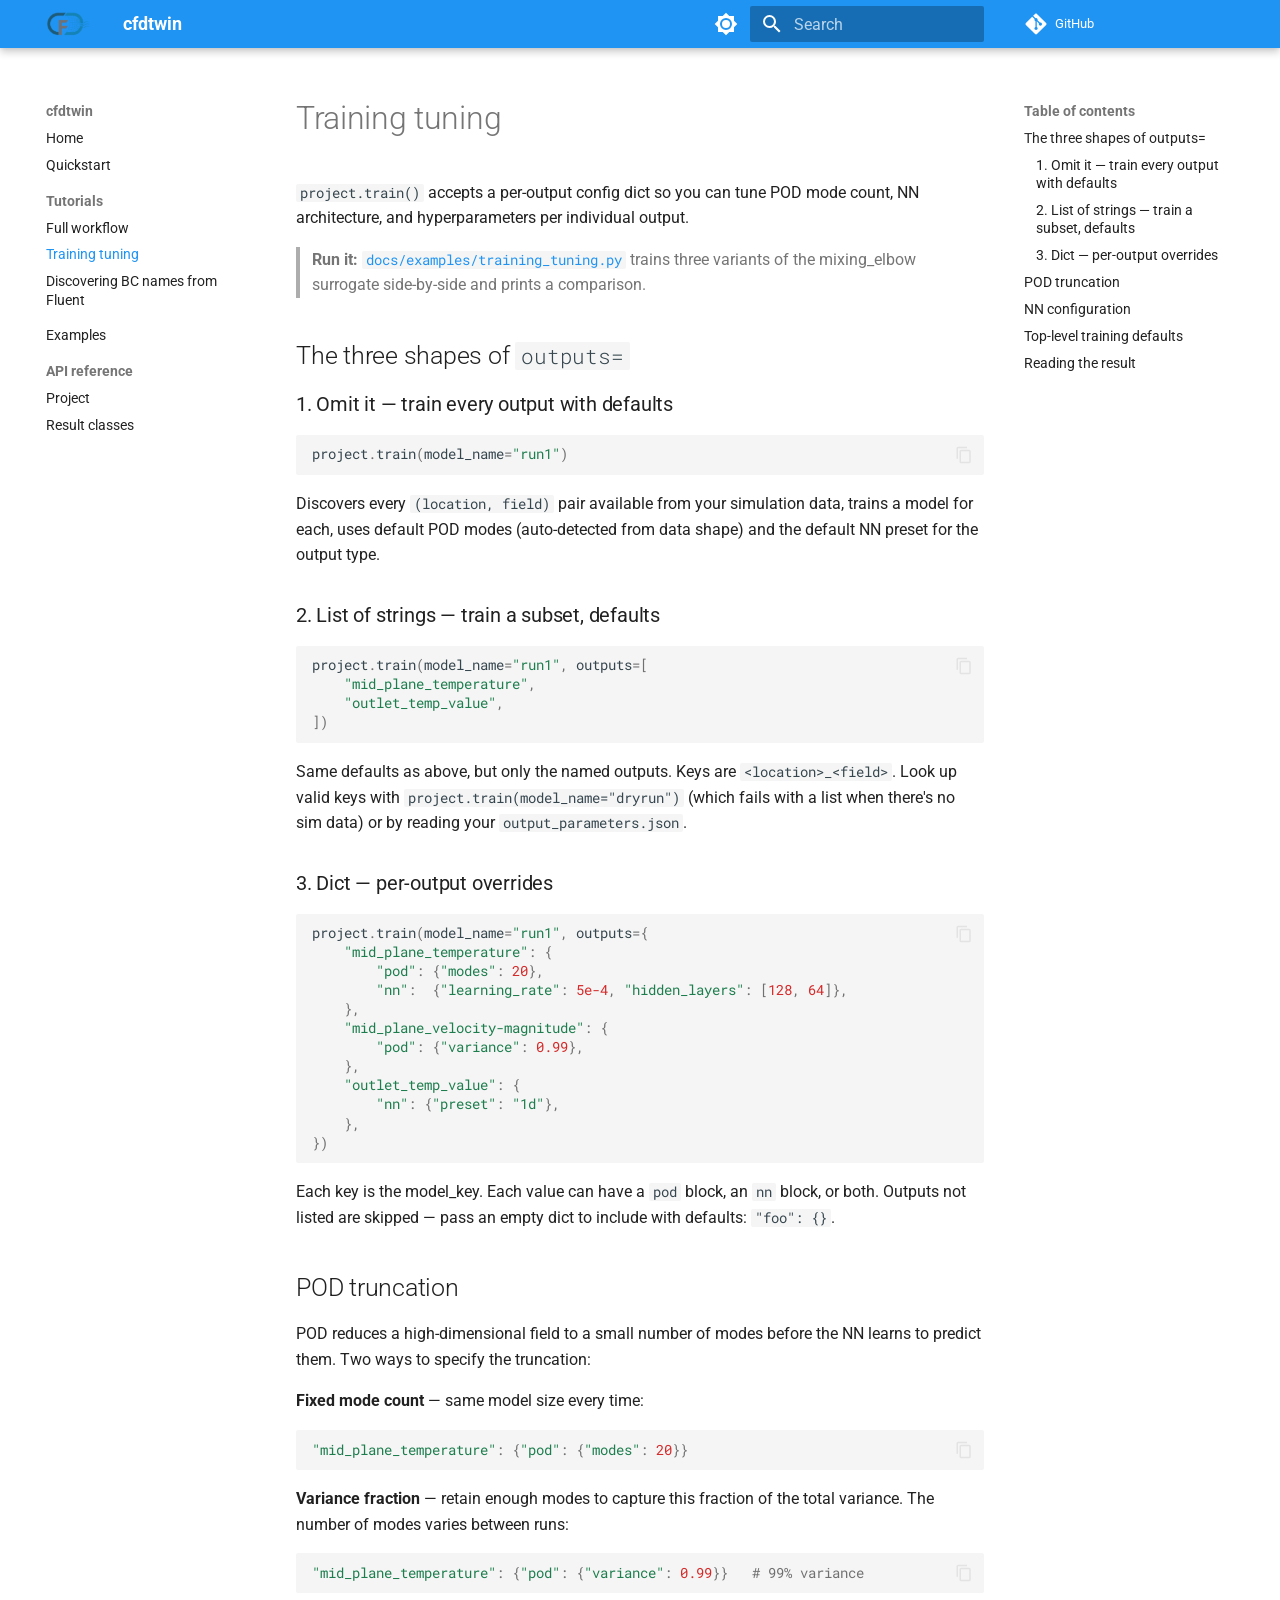
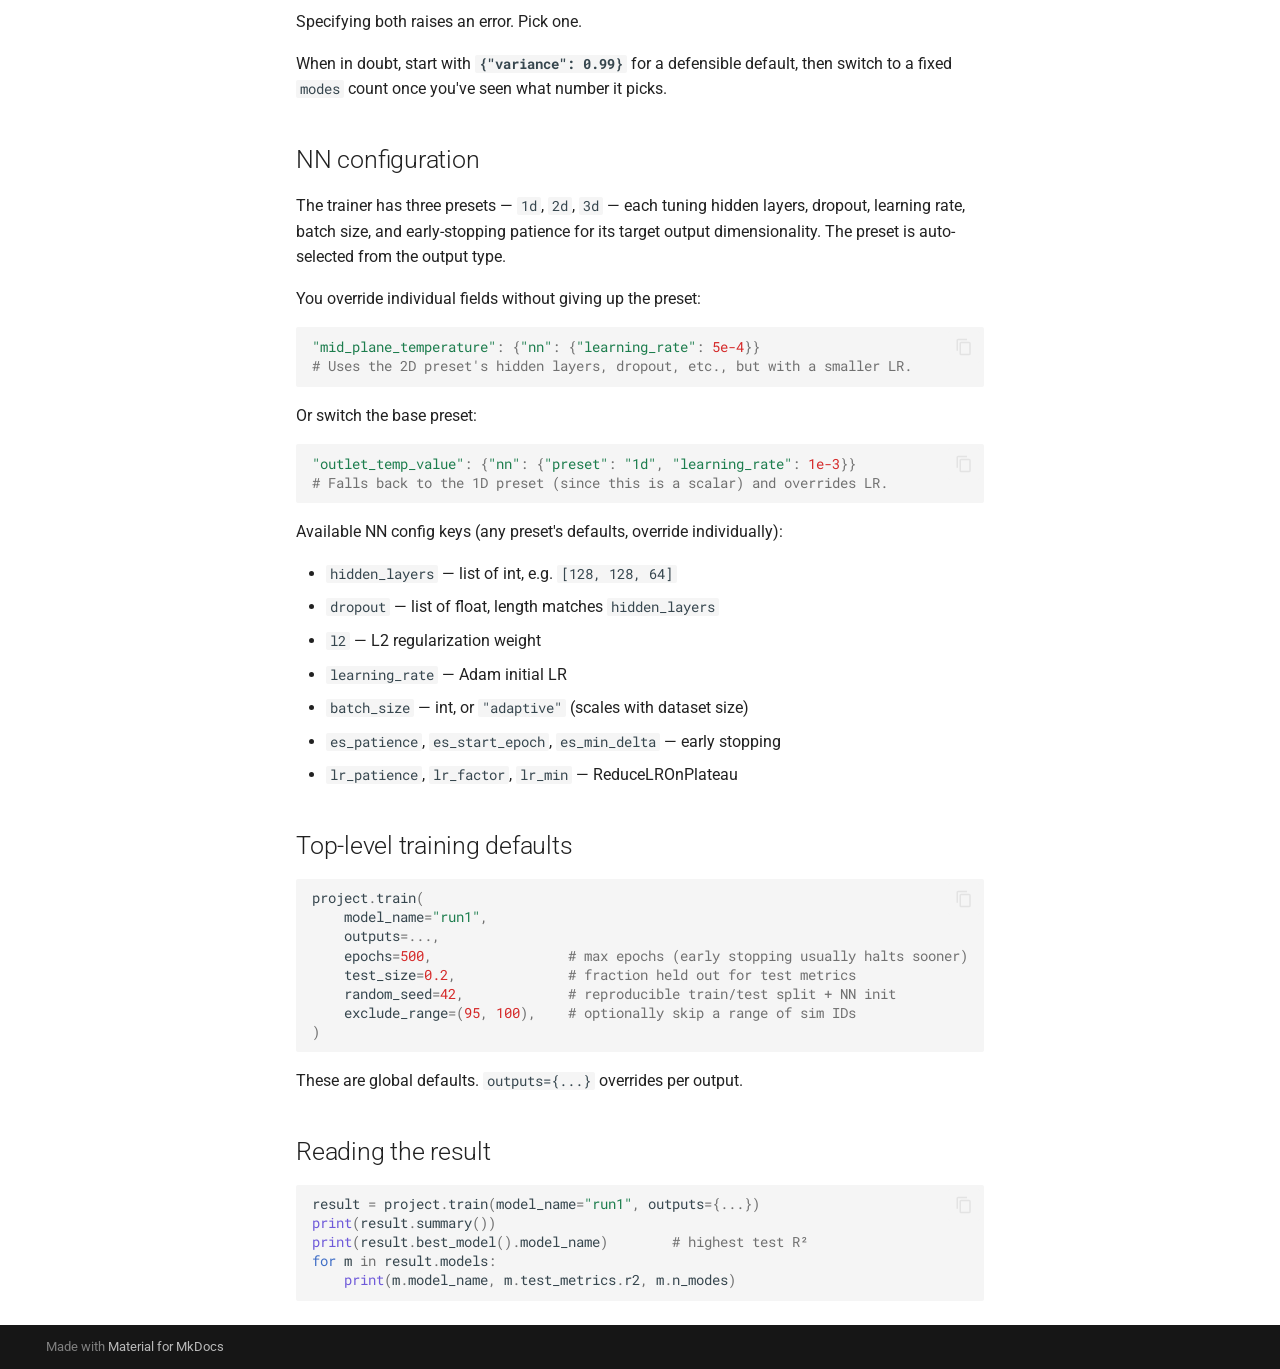
<file: tutorials/training_tuning/index.html>
<!doctype html>
<html lang="en" class="no-js">
  <head>
    
      <meta charset="utf-8">
      <meta name="viewport" content="width=device-width,initial-scale=1">
      
        <meta name="description" content="Neural-network surrogate models for ANSYS Fluent simulations.">
      
      
      
      
        <link rel="prev" href="../full_workflow/">
      
      
        <link rel="next" href="../fluent_session/">
      
      
        
      
      
      <link rel="icon" href="../../assets/logo_icon.png">
      <meta name="generator" content="mkdocs-1.6.1, mkdocs-material-9.7.7">
    
    
      
        <title>Training tuning - cfdtwin</title>
      
    
    
      <link rel="stylesheet" href="../../assets/stylesheets/main.ec1eaa64.min.css">
      
        
        <link rel="stylesheet" href="../../assets/stylesheets/palette.ab4e12ef.min.css">
      
      


    
    
      
    
    
      
        
        
        <link rel="preconnect" href="https://fonts.gstatic.com" crossorigin>
        <link rel="stylesheet" href="https://fonts.googleapis.com/css?family=Roboto:300,300i,400,400i,700,700i%7CRoboto+Mono:400,400i,700,700i&display=fallback">
        <style>:root{--md-text-font:"Roboto";--md-code-font:"Roboto Mono"}</style>
      
    
    
      <link rel="stylesheet" href="../../assets/_mkdocstrings.css">
    
      <link rel="stylesheet" href="../../stylesheets/extra.css">
    
    <script>__md_scope=new URL("../..",location),__md_hash=e=>[...e].reduce(((e,_)=>(e<<5)-e+_.charCodeAt(0)),0),__md_get=(e,_=localStorage,t=__md_scope)=>JSON.parse(_.getItem(t.pathname+"."+e)),__md_set=(e,_,t=localStorage,a=__md_scope)=>{try{t.setItem(a.pathname+"."+e,JSON.stringify(_))}catch(e){}}</script>
    
      

    
    
  </head>
  
  
    
    
      
    
    
    
    
    <body dir="ltr" data-md-color-scheme="default" data-md-color-primary="blue" data-md-color-accent="light-blue">
  
    
    <input class="md-toggle" data-md-toggle="drawer" type="checkbox" id="__drawer" autocomplete="off">
    <input class="md-toggle" data-md-toggle="search" type="checkbox" id="__search" autocomplete="off">
    <label class="md-overlay" for="__drawer"></label>
    <div data-md-component="skip">
      
        
        <a href="#training-tuning" class="md-skip">
          Skip to content
        </a>
      
    </div>
    <div data-md-component="announce">
      
    </div>
    
    
      

  

<header class="md-header md-header--shadow" data-md-component="header">
  <nav class="md-header__inner md-grid" aria-label="Header">
    <a href="../.." title="cfdtwin" class="md-header__button md-logo" aria-label="cfdtwin" data-md-component="logo">
      
  <img src="../../assets/logo_icon.png" alt="logo">

    </a>
    <label class="md-header__button md-icon" for="__drawer">
      
      <svg xmlns="http://www.w3.org/2000/svg" viewBox="0 0 24 24"><path d="M3 6h18v2H3zm0 5h18v2H3zm0 5h18v2H3z"/></svg>
    </label>
    <div class="md-header__title" data-md-component="header-title">
      <div class="md-header__ellipsis">
        <div class="md-header__topic">
          <span class="md-ellipsis">
            cfdtwin
          </span>
        </div>
        <div class="md-header__topic" data-md-component="header-topic">
          <span class="md-ellipsis">
            
              Training tuning
            
          </span>
        </div>
      </div>
    </div>
    
      
        <form class="md-header__option" data-md-component="palette">
  
    
    
    
    <input class="md-option" data-md-color-media="" data-md-color-scheme="default" data-md-color-primary="blue" data-md-color-accent="light-blue"  aria-label="Switch to dark mode"  type="radio" name="__palette" id="__palette_0">
    
      <label class="md-header__button md-icon" title="Switch to dark mode" for="__palette_1" hidden>
        <svg xmlns="http://www.w3.org/2000/svg" viewBox="0 0 24 24"><path d="M12 8a4 4 0 0 0-4 4 4 4 0 0 0 4 4 4 4 0 0 0 4-4 4 4 0 0 0-4-4m0 10a6 6 0 0 1-6-6 6 6 0 0 1 6-6 6 6 0 0 1 6 6 6 6 0 0 1-6 6m8-9.31V4h-4.69L12 .69 8.69 4H4v4.69L.69 12 4 15.31V20h4.69L12 23.31 15.31 20H20v-4.69L23.31 12z"/></svg>
      </label>
    
  
    
    
    
    <input class="md-option" data-md-color-media="" data-md-color-scheme="slate" data-md-color-primary="blue" data-md-color-accent="light-blue"  aria-label="Switch to light mode"  type="radio" name="__palette" id="__palette_1">
    
      <label class="md-header__button md-icon" title="Switch to light mode" for="__palette_0" hidden>
        <svg xmlns="http://www.w3.org/2000/svg" viewBox="0 0 24 24"><path d="M12 18c-.89 0-1.74-.2-2.5-.55C11.56 16.5 13 14.42 13 12s-1.44-4.5-3.5-5.45C10.26 6.2 11.11 6 12 6a6 6 0 0 1 6 6 6 6 0 0 1-6 6m8-9.31V4h-4.69L12 .69 8.69 4H4v4.69L.69 12 4 15.31V20h4.69L12 23.31 15.31 20H20v-4.69L23.31 12z"/></svg>
      </label>
    
  
</form>
      
    
    
      <script>var palette=__md_get("__palette");if(palette&&palette.color){if("(prefers-color-scheme)"===palette.color.media){var media=matchMedia("(prefers-color-scheme: light)"),input=document.querySelector(media.matches?"[data-md-color-media='(prefers-color-scheme: light)']":"[data-md-color-media='(prefers-color-scheme: dark)']");palette.color.media=input.getAttribute("data-md-color-media"),palette.color.scheme=input.getAttribute("data-md-color-scheme"),palette.color.primary=input.getAttribute("data-md-color-primary"),palette.color.accent=input.getAttribute("data-md-color-accent")}for(var[key,value]of Object.entries(palette.color))document.body.setAttribute("data-md-color-"+key,value)}</script>
    
    
    
      
      
        <label class="md-header__button md-icon" for="__search">
          
          <svg xmlns="http://www.w3.org/2000/svg" viewBox="0 0 24 24"><path d="M9.5 3A6.5 6.5 0 0 1 16 9.5c0 1.61-.59 3.09-1.56 4.23l.27.27h.79l5 5-1.5 1.5-5-5v-.79l-.27-.27A6.52 6.52 0 0 1 9.5 16 6.5 6.5 0 0 1 3 9.5 6.5 6.5 0 0 1 9.5 3m0 2C7 5 5 7 5 9.5S7 14 9.5 14 14 12 14 9.5 12 5 9.5 5"/></svg>
        </label>
        <div class="md-search" data-md-component="search" role="dialog">
  <label class="md-search__overlay" for="__search"></label>
  <div class="md-search__inner" role="search">
    <form class="md-search__form" name="search">
      <input type="text" class="md-search__input" name="query" aria-label="Search" placeholder="Search" autocapitalize="off" autocorrect="off" autocomplete="off" spellcheck="false" data-md-component="search-query" required>
      <label class="md-search__icon md-icon" for="__search">
        
        <svg xmlns="http://www.w3.org/2000/svg" viewBox="0 0 24 24"><path d="M9.5 3A6.5 6.5 0 0 1 16 9.5c0 1.61-.59 3.09-1.56 4.23l.27.27h.79l5 5-1.5 1.5-5-5v-.79l-.27-.27A6.52 6.52 0 0 1 9.5 16 6.5 6.5 0 0 1 3 9.5 6.5 6.5 0 0 1 9.5 3m0 2C7 5 5 7 5 9.5S7 14 9.5 14 14 12 14 9.5 12 5 9.5 5"/></svg>
        
        <svg xmlns="http://www.w3.org/2000/svg" viewBox="0 0 24 24"><path d="M20 11v2H8l5.5 5.5-1.42 1.42L4.16 12l7.92-7.92L13.5 5.5 8 11z"/></svg>
      </label>
      <nav class="md-search__options" aria-label="Search">
        
        <button type="reset" class="md-search__icon md-icon" title="Clear" aria-label="Clear" tabindex="-1">
          
          <svg xmlns="http://www.w3.org/2000/svg" viewBox="0 0 24 24"><path d="M19 6.41 17.59 5 12 10.59 6.41 5 5 6.41 10.59 12 5 17.59 6.41 19 12 13.41 17.59 19 19 17.59 13.41 12z"/></svg>
        </button>
      </nav>
      
    </form>
    <div class="md-search__output">
      <div class="md-search__scrollwrap" tabindex="0" data-md-scrollfix>
        <div class="md-search-result" data-md-component="search-result">
          <div class="md-search-result__meta">
            Initializing search
          </div>
          <ol class="md-search-result__list" role="presentation"></ol>
        </div>
      </div>
    </div>
  </div>
</div>
      
    
    
      <div class="md-header__source">
        <a href="https://github.com/UARK-NED3/CFDTwin" title="Go to repository" class="md-source" data-md-component="source">
  <div class="md-source__icon md-icon">
    
    <svg xmlns="http://www.w3.org/2000/svg" viewBox="0 0 448 512"><!--! Font Awesome Free 7.1.0 by @fontawesome - https://fontawesome.com License - https://fontawesome.com/license/free (Icons: CC BY 4.0, Fonts: SIL OFL 1.1, Code: MIT License) Copyright 2025 Fonticons, Inc.--><path d="M439.6 236.1 244 40.5c-5.4-5.5-12.8-8.5-20.4-8.5s-15 3-20.4 8.4L162.5 81l51.5 51.5c27.1-9.1 52.7 16.8 43.4 43.7l49.7 49.7c34.2-11.8 61.2 31 35.5 56.7-26.5 26.5-70.2-2.9-56-37.3L240.3 199v121.9c25.3 12.5 22.3 41.8 9.1 55-6.4 6.4-15.2 10.1-24.3 10.1s-17.8-3.6-24.3-10.1c-17.6-17.6-11.1-46.9 11.2-56v-123c-20.8-8.5-24.6-30.7-18.6-45L142.6 101 8.5 235.1C3 240.6 0 247.9 0 255.5s3 15 8.5 20.4l195.6 195.7c5.4 5.4 12.7 8.4 20.4 8.4s15-3 20.4-8.4l194.7-194.7c5.4-5.4 8.4-12.8 8.4-20.4s-3-15-8.4-20.4"/></svg>
  </div>
  <div class="md-source__repository">
    GitHub
  </div>
</a>
      </div>
    
  </nav>
  
</header>
    
    <div class="md-container" data-md-component="container">
      
      
        
          
        
      
      <main class="md-main" data-md-component="main">
        <div class="md-main__inner md-grid">
          
            
              
              <div class="md-sidebar md-sidebar--primary" data-md-component="sidebar" data-md-type="navigation" >
                <div class="md-sidebar__scrollwrap">
                  <div class="md-sidebar__inner">
                    



<nav class="md-nav md-nav--primary" aria-label="Navigation" data-md-level="0">
  <label class="md-nav__title" for="__drawer">
    <a href="../.." title="cfdtwin" class="md-nav__button md-logo" aria-label="cfdtwin" data-md-component="logo">
      
  <img src="../../assets/logo_icon.png" alt="logo">

    </a>
    cfdtwin
  </label>
  
    <div class="md-nav__source">
      <a href="https://github.com/UARK-NED3/CFDTwin" title="Go to repository" class="md-source" data-md-component="source">
  <div class="md-source__icon md-icon">
    
    <svg xmlns="http://www.w3.org/2000/svg" viewBox="0 0 448 512"><!--! Font Awesome Free 7.1.0 by @fontawesome - https://fontawesome.com License - https://fontawesome.com/license/free (Icons: CC BY 4.0, Fonts: SIL OFL 1.1, Code: MIT License) Copyright 2025 Fonticons, Inc.--><path d="M439.6 236.1 244 40.5c-5.4-5.5-12.8-8.5-20.4-8.5s-15 3-20.4 8.4L162.5 81l51.5 51.5c27.1-9.1 52.7 16.8 43.4 43.7l49.7 49.7c34.2-11.8 61.2 31 35.5 56.7-26.5 26.5-70.2-2.9-56-37.3L240.3 199v121.9c25.3 12.5 22.3 41.8 9.1 55-6.4 6.4-15.2 10.1-24.3 10.1s-17.8-3.6-24.3-10.1c-17.6-17.6-11.1-46.9 11.2-56v-123c-20.8-8.5-24.6-30.7-18.6-45L142.6 101 8.5 235.1C3 240.6 0 247.9 0 255.5s3 15 8.5 20.4l195.6 195.7c5.4 5.4 12.7 8.4 20.4 8.4s15-3 20.4-8.4l194.7-194.7c5.4-5.4 8.4-12.8 8.4-20.4s-3-15-8.4-20.4"/></svg>
  </div>
  <div class="md-source__repository">
    GitHub
  </div>
</a>
    </div>
  
  <ul class="md-nav__list" data-md-scrollfix>
    
      
      
  
  
  
  
    <li class="md-nav__item">
      <a href="../.." class="md-nav__link">
        
  
  
  <span class="md-ellipsis">
    
  
    Home
  

    
  </span>
  
  

      </a>
    </li>
  

    
      
      
  
  
  
  
    <li class="md-nav__item">
      <a href="../../quickstart/" class="md-nav__link">
        
  
  
  <span class="md-ellipsis">
    
  
    Quickstart
  

    
  </span>
  
  

      </a>
    </li>
  

    
      
      
  
  
    
  
  
  
    
    
    
    
      
        
        
      
    
    
    <li class="md-nav__item md-nav__item--active md-nav__item--section md-nav__item--nested">
      
        
        
        <input class="md-nav__toggle md-toggle " type="checkbox" id="__nav_3" checked>
        
          
          <label class="md-nav__link" for="__nav_3" id="__nav_3_label" tabindex="">
            
  
  
  <span class="md-ellipsis">
    
  
    Tutorials
  

    
  </span>
  
  

            <span class="md-nav__icon md-icon"></span>
          </label>
        
        <nav class="md-nav" data-md-level="1" aria-labelledby="__nav_3_label" aria-expanded="true">
          <label class="md-nav__title" for="__nav_3">
            <span class="md-nav__icon md-icon"></span>
            
  
    Tutorials
  

          </label>
          <ul class="md-nav__list" data-md-scrollfix>
            
              
                
  
  
  
  
    <li class="md-nav__item">
      <a href="../full_workflow/" class="md-nav__link">
        
  
  
  <span class="md-ellipsis">
    
  
    Full workflow
  

    
  </span>
  
  

      </a>
    </li>
  

              
            
              
                
  
  
    
  
  
  
    <li class="md-nav__item md-nav__item--active">
      
      <input class="md-nav__toggle md-toggle" type="checkbox" id="__toc">
      
      
        
      
      
        <label class="md-nav__link md-nav__link--active" for="__toc">
          
  
  
  <span class="md-ellipsis">
    
  
    Training tuning
  

    
  </span>
  
  

          <span class="md-nav__icon md-icon"></span>
        </label>
      
      <a href="./" class="md-nav__link md-nav__link--active">
        
  
  
  <span class="md-ellipsis">
    
  
    Training tuning
  

    
  </span>
  
  

      </a>
      
        

<nav class="md-nav md-nav--secondary" aria-label="Table of contents">
  
  
  
    
  
  
    <label class="md-nav__title" for="__toc">
      <span class="md-nav__icon md-icon"></span>
      Table of contents
    </label>
    <ul class="md-nav__list" data-md-component="toc" data-md-scrollfix>
      
        <li class="md-nav__item">
  <a href="#the-three-shapes-of-outputs" class="md-nav__link">
    <span class="md-ellipsis">
      
        The three shapes of outputs=
      
    </span>
  </a>
  
    <nav class="md-nav" aria-label="The three shapes of outputs=">
      <ul class="md-nav__list">
        
          <li class="md-nav__item">
  <a href="#1-omit-it-train-every-output-with-defaults" class="md-nav__link">
    <span class="md-ellipsis">
      
        1. Omit it — train every output with defaults
      
    </span>
  </a>
  
</li>
        
          <li class="md-nav__item">
  <a href="#2-list-of-strings-train-a-subset-defaults" class="md-nav__link">
    <span class="md-ellipsis">
      
        2. List of strings — train a subset, defaults
      
    </span>
  </a>
  
</li>
        
          <li class="md-nav__item">
  <a href="#3-dict-per-output-overrides" class="md-nav__link">
    <span class="md-ellipsis">
      
        3. Dict — per-output overrides
      
    </span>
  </a>
  
</li>
        
      </ul>
    </nav>
  
</li>
      
        <li class="md-nav__item">
  <a href="#pod-truncation" class="md-nav__link">
    <span class="md-ellipsis">
      
        POD truncation
      
    </span>
  </a>
  
</li>
      
        <li class="md-nav__item">
  <a href="#nn-configuration" class="md-nav__link">
    <span class="md-ellipsis">
      
        NN configuration
      
    </span>
  </a>
  
</li>
      
        <li class="md-nav__item">
  <a href="#top-level-training-defaults" class="md-nav__link">
    <span class="md-ellipsis">
      
        Top-level training defaults
      
    </span>
  </a>
  
</li>
      
        <li class="md-nav__item">
  <a href="#reading-the-result" class="md-nav__link">
    <span class="md-ellipsis">
      
        Reading the result
      
    </span>
  </a>
  
</li>
      
    </ul>
  
</nav>
      
    </li>
  

              
            
              
                
  
  
  
  
    <li class="md-nav__item">
      <a href="../fluent_session/" class="md-nav__link">
        
  
  
  <span class="md-ellipsis">
    
  
    Discovering BC names from Fluent
  

    
  </span>
  
  

      </a>
    </li>
  

              
            
          </ul>
        </nav>
      
    </li>
  

    
      
      
  
  
  
  
    <li class="md-nav__item">
      <a href="../../examples/" class="md-nav__link">
        
  
  
  <span class="md-ellipsis">
    
  
    Examples
  

    
  </span>
  
  

      </a>
    </li>
  

    
      
      
  
  
  
  
    
    
    
    
      
        
        
      
    
    
    <li class="md-nav__item md-nav__item--section md-nav__item--nested">
      
        
        
          
        
        <input class="md-nav__toggle md-toggle md-toggle--indeterminate" type="checkbox" id="__nav_5" >
        
          
          <label class="md-nav__link" for="__nav_5" id="__nav_5_label" tabindex="">
            
  
  
  <span class="md-ellipsis">
    
  
    API reference
  

    
  </span>
  
  

            <span class="md-nav__icon md-icon"></span>
          </label>
        
        <nav class="md-nav" data-md-level="1" aria-labelledby="__nav_5_label" aria-expanded="false">
          <label class="md-nav__title" for="__nav_5">
            <span class="md-nav__icon md-icon"></span>
            
  
    API reference
  

          </label>
          <ul class="md-nav__list" data-md-scrollfix>
            
              
                
  
  
  
  
    <li class="md-nav__item">
      <a href="../../api/project/" class="md-nav__link">
        
  
  
  <span class="md-ellipsis">
    
  
    Project
  

    
  </span>
  
  

      </a>
    </li>
  

              
            
              
                
  
  
  
  
    <li class="md-nav__item">
      <a href="../../api/results/" class="md-nav__link">
        
  
  
  <span class="md-ellipsis">
    
  
    Result classes
  

    
  </span>
  
  

      </a>
    </li>
  

              
            
          </ul>
        </nav>
      
    </li>
  

    
  </ul>
</nav>
                  </div>
                </div>
              </div>
            
            
              
              <div class="md-sidebar md-sidebar--secondary" data-md-component="sidebar" data-md-type="toc" >
                <div class="md-sidebar__scrollwrap">
                  <div class="md-sidebar__inner">
                    

<nav class="md-nav md-nav--secondary" aria-label="Table of contents">
  
  
  
    
  
  
    <label class="md-nav__title" for="__toc">
      <span class="md-nav__icon md-icon"></span>
      Table of contents
    </label>
    <ul class="md-nav__list" data-md-component="toc" data-md-scrollfix>
      
        <li class="md-nav__item">
  <a href="#the-three-shapes-of-outputs" class="md-nav__link">
    <span class="md-ellipsis">
      
        The three shapes of outputs=
      
    </span>
  </a>
  
    <nav class="md-nav" aria-label="The three shapes of outputs=">
      <ul class="md-nav__list">
        
          <li class="md-nav__item">
  <a href="#1-omit-it-train-every-output-with-defaults" class="md-nav__link">
    <span class="md-ellipsis">
      
        1. Omit it — train every output with defaults
      
    </span>
  </a>
  
</li>
        
          <li class="md-nav__item">
  <a href="#2-list-of-strings-train-a-subset-defaults" class="md-nav__link">
    <span class="md-ellipsis">
      
        2. List of strings — train a subset, defaults
      
    </span>
  </a>
  
</li>
        
          <li class="md-nav__item">
  <a href="#3-dict-per-output-overrides" class="md-nav__link">
    <span class="md-ellipsis">
      
        3. Dict — per-output overrides
      
    </span>
  </a>
  
</li>
        
      </ul>
    </nav>
  
</li>
      
        <li class="md-nav__item">
  <a href="#pod-truncation" class="md-nav__link">
    <span class="md-ellipsis">
      
        POD truncation
      
    </span>
  </a>
  
</li>
      
        <li class="md-nav__item">
  <a href="#nn-configuration" class="md-nav__link">
    <span class="md-ellipsis">
      
        NN configuration
      
    </span>
  </a>
  
</li>
      
        <li class="md-nav__item">
  <a href="#top-level-training-defaults" class="md-nav__link">
    <span class="md-ellipsis">
      
        Top-level training defaults
      
    </span>
  </a>
  
</li>
      
        <li class="md-nav__item">
  <a href="#reading-the-result" class="md-nav__link">
    <span class="md-ellipsis">
      
        Reading the result
      
    </span>
  </a>
  
</li>
      
    </ul>
  
</nav>
                  </div>
                </div>
              </div>
            
          
          
            <div class="md-content" data-md-component="content">
              
              <article class="md-content__inner md-typeset">
                
                  


  
  


<h1 id="training-tuning">Training tuning</h1>
<p><code>project.train()</code> accepts a per-output config dict so you can tune POD mode
count, NN architecture, and hyperparameters per individual output.</p>
<blockquote>
<p><strong>Run it:</strong> <a href="https://github.com/UARK-NED3/CFDTwin/blob/master/docs/examples/training_tuning.py"><code>docs/examples/training_tuning.py</code></a> trains three variants of the mixing_elbow surrogate side-by-side and prints a comparison.</p>
</blockquote>
<h2 id="the-three-shapes-of-outputs">The three shapes of <code>outputs=</code></h2>
<h3 id="1-omit-it-train-every-output-with-defaults">1. Omit it — train every output with defaults</h3>
<div class="highlight"><pre><span></span><code><a id="__codelineno-0-1" name="__codelineno-0-1" href="#__codelineno-0-1"></a><span class="n">project</span><span class="o">.</span><span class="n">train</span><span class="p">(</span><span class="n">model_name</span><span class="o">=</span><span class="s2">"run1"</span><span class="p">)</span>
</code></pre></div>
<p>Discovers every <code>(location, field)</code> pair available from your simulation
data, trains a model for each, uses default POD modes (auto-detected from
data shape) and the default NN preset for the output type.</p>
<h3 id="2-list-of-strings-train-a-subset-defaults">2. List of strings — train a subset, defaults</h3>
<div class="highlight"><pre><span></span><code><a id="__codelineno-1-1" name="__codelineno-1-1" href="#__codelineno-1-1"></a><span class="n">project</span><span class="o">.</span><span class="n">train</span><span class="p">(</span><span class="n">model_name</span><span class="o">=</span><span class="s2">"run1"</span><span class="p">,</span> <span class="n">outputs</span><span class="o">=</span><span class="p">[</span>
<a id="__codelineno-1-2" name="__codelineno-1-2" href="#__codelineno-1-2"></a>    <span class="s2">"mid_plane_temperature"</span><span class="p">,</span>
<a id="__codelineno-1-3" name="__codelineno-1-3" href="#__codelineno-1-3"></a>    <span class="s2">"outlet_temp_value"</span><span class="p">,</span>
<a id="__codelineno-1-4" name="__codelineno-1-4" href="#__codelineno-1-4"></a><span class="p">])</span>
</code></pre></div>
<p>Same defaults as above, but only the named outputs. Keys are
<code>&lt;location&gt;_&lt;field&gt;</code>. Look up valid keys with
<code>project.train(model_name="dryrun")</code> (which fails with a list when there's
no sim data) or by reading your <code>output_parameters.json</code>.</p>
<h3 id="3-dict-per-output-overrides">3. Dict — per-output overrides</h3>
<div class="highlight"><pre><span></span><code><a id="__codelineno-2-1" name="__codelineno-2-1" href="#__codelineno-2-1"></a><span class="n">project</span><span class="o">.</span><span class="n">train</span><span class="p">(</span><span class="n">model_name</span><span class="o">=</span><span class="s2">"run1"</span><span class="p">,</span> <span class="n">outputs</span><span class="o">=</span><span class="p">{</span>
<a id="__codelineno-2-2" name="__codelineno-2-2" href="#__codelineno-2-2"></a>    <span class="s2">"mid_plane_temperature"</span><span class="p">:</span> <span class="p">{</span>
<a id="__codelineno-2-3" name="__codelineno-2-3" href="#__codelineno-2-3"></a>        <span class="s2">"pod"</span><span class="p">:</span> <span class="p">{</span><span class="s2">"modes"</span><span class="p">:</span> <span class="mi">20</span><span class="p">},</span>
<a id="__codelineno-2-4" name="__codelineno-2-4" href="#__codelineno-2-4"></a>        <span class="s2">"nn"</span><span class="p">:</span>  <span class="p">{</span><span class="s2">"learning_rate"</span><span class="p">:</span> <span class="mf">5e-4</span><span class="p">,</span> <span class="s2">"hidden_layers"</span><span class="p">:</span> <span class="p">[</span><span class="mi">128</span><span class="p">,</span> <span class="mi">64</span><span class="p">]},</span>
<a id="__codelineno-2-5" name="__codelineno-2-5" href="#__codelineno-2-5"></a>    <span class="p">},</span>
<a id="__codelineno-2-6" name="__codelineno-2-6" href="#__codelineno-2-6"></a>    <span class="s2">"mid_plane_velocity-magnitude"</span><span class="p">:</span> <span class="p">{</span>
<a id="__codelineno-2-7" name="__codelineno-2-7" href="#__codelineno-2-7"></a>        <span class="s2">"pod"</span><span class="p">:</span> <span class="p">{</span><span class="s2">"variance"</span><span class="p">:</span> <span class="mf">0.99</span><span class="p">},</span>
<a id="__codelineno-2-8" name="__codelineno-2-8" href="#__codelineno-2-8"></a>    <span class="p">},</span>
<a id="__codelineno-2-9" name="__codelineno-2-9" href="#__codelineno-2-9"></a>    <span class="s2">"outlet_temp_value"</span><span class="p">:</span> <span class="p">{</span>
<a id="__codelineno-2-10" name="__codelineno-2-10" href="#__codelineno-2-10"></a>        <span class="s2">"nn"</span><span class="p">:</span> <span class="p">{</span><span class="s2">"preset"</span><span class="p">:</span> <span class="s2">"1d"</span><span class="p">},</span>
<a id="__codelineno-2-11" name="__codelineno-2-11" href="#__codelineno-2-11"></a>    <span class="p">},</span>
<a id="__codelineno-2-12" name="__codelineno-2-12" href="#__codelineno-2-12"></a><span class="p">})</span>
</code></pre></div>
<p>Each key is the model_key. Each value can have a <code>pod</code> block, an <code>nn</code> block,
or both. Outputs not listed are skipped — pass an empty dict to include
with defaults: <code>"foo": {}</code>.</p>
<h2 id="pod-truncation">POD truncation</h2>
<p>POD reduces a high-dimensional field to a small number of modes before
the NN learns to predict them. Two ways to specify the truncation:</p>
<p><strong>Fixed mode count</strong> — same model size every time:</p>
<div class="highlight"><pre><span></span><code><a id="__codelineno-3-1" name="__codelineno-3-1" href="#__codelineno-3-1"></a><span class="s2">"mid_plane_temperature"</span><span class="p">:</span> <span class="p">{</span><span class="s2">"pod"</span><span class="p">:</span> <span class="p">{</span><span class="s2">"modes"</span><span class="p">:</span> <span class="mi">20</span><span class="p">}}</span>
</code></pre></div>
<p><strong>Variance fraction</strong> — retain enough modes to capture this fraction of
the total variance. The number of modes varies between runs:</p>
<div class="highlight"><pre><span></span><code><a id="__codelineno-4-1" name="__codelineno-4-1" href="#__codelineno-4-1"></a><span class="s2">"mid_plane_temperature"</span><span class="p">:</span> <span class="p">{</span><span class="s2">"pod"</span><span class="p">:</span> <span class="p">{</span><span class="s2">"variance"</span><span class="p">:</span> <span class="mf">0.99</span><span class="p">}}</span>   <span class="c1"># 99% variance</span>
</code></pre></div>
<p>Specifying both raises an error. Pick one.</p>
<p>When in doubt, start with <strong><code>{"variance": 0.99}</code></strong> for a defensible default,
then switch to a fixed <code>modes</code> count once you've seen what number it picks.</p>
<h2 id="nn-configuration">NN configuration</h2>
<p>The trainer has three presets — <code>1d</code>, <code>2d</code>, <code>3d</code> — each tuning hidden
layers, dropout, learning rate, batch size, and early-stopping patience for
its target output dimensionality. The preset is auto-selected from the
output type.</p>
<p>You override individual fields without giving up the preset:</p>
<div class="highlight"><pre><span></span><code><a id="__codelineno-5-1" name="__codelineno-5-1" href="#__codelineno-5-1"></a><span class="s2">"mid_plane_temperature"</span><span class="p">:</span> <span class="p">{</span><span class="s2">"nn"</span><span class="p">:</span> <span class="p">{</span><span class="s2">"learning_rate"</span><span class="p">:</span> <span class="mf">5e-4</span><span class="p">}}</span>
<a id="__codelineno-5-2" name="__codelineno-5-2" href="#__codelineno-5-2"></a><span class="c1"># Uses the 2D preset's hidden layers, dropout, etc., but with a smaller LR.</span>
</code></pre></div>
<p>Or switch the base preset:</p>
<div class="highlight"><pre><span></span><code><a id="__codelineno-6-1" name="__codelineno-6-1" href="#__codelineno-6-1"></a><span class="s2">"outlet_temp_value"</span><span class="p">:</span> <span class="p">{</span><span class="s2">"nn"</span><span class="p">:</span> <span class="p">{</span><span class="s2">"preset"</span><span class="p">:</span> <span class="s2">"1d"</span><span class="p">,</span> <span class="s2">"learning_rate"</span><span class="p">:</span> <span class="mf">1e-3</span><span class="p">}}</span>
<a id="__codelineno-6-2" name="__codelineno-6-2" href="#__codelineno-6-2"></a><span class="c1"># Falls back to the 1D preset (since this is a scalar) and overrides LR.</span>
</code></pre></div>
<p>Available NN config keys (any preset's defaults, override individually):</p>
<ul>
<li><code>hidden_layers</code> — list of int, e.g. <code>[128, 128, 64]</code></li>
<li><code>dropout</code> — list of float, length matches <code>hidden_layers</code></li>
<li><code>l2</code> — L2 regularization weight</li>
<li><code>learning_rate</code> — Adam initial LR</li>
<li><code>batch_size</code> — int, or <code>"adaptive"</code> (scales with dataset size)</li>
<li><code>es_patience</code>, <code>es_start_epoch</code>, <code>es_min_delta</code> — early stopping</li>
<li><code>lr_patience</code>, <code>lr_factor</code>, <code>lr_min</code> — ReduceLROnPlateau</li>
</ul>
<h2 id="top-level-training-defaults">Top-level training defaults</h2>
<div class="highlight"><pre><span></span><code><a id="__codelineno-7-1" name="__codelineno-7-1" href="#__codelineno-7-1"></a><span class="n">project</span><span class="o">.</span><span class="n">train</span><span class="p">(</span>
<a id="__codelineno-7-2" name="__codelineno-7-2" href="#__codelineno-7-2"></a>    <span class="n">model_name</span><span class="o">=</span><span class="s2">"run1"</span><span class="p">,</span>
<a id="__codelineno-7-3" name="__codelineno-7-3" href="#__codelineno-7-3"></a>    <span class="n">outputs</span><span class="o">=...</span><span class="p">,</span>
<a id="__codelineno-7-4" name="__codelineno-7-4" href="#__codelineno-7-4"></a>    <span class="n">epochs</span><span class="o">=</span><span class="mi">500</span><span class="p">,</span>                 <span class="c1"># max epochs (early stopping usually halts sooner)</span>
<a id="__codelineno-7-5" name="__codelineno-7-5" href="#__codelineno-7-5"></a>    <span class="n">test_size</span><span class="o">=</span><span class="mf">0.2</span><span class="p">,</span>              <span class="c1"># fraction held out for test metrics</span>
<a id="__codelineno-7-6" name="__codelineno-7-6" href="#__codelineno-7-6"></a>    <span class="n">random_seed</span><span class="o">=</span><span class="mi">42</span><span class="p">,</span>             <span class="c1"># reproducible train/test split + NN init</span>
<a id="__codelineno-7-7" name="__codelineno-7-7" href="#__codelineno-7-7"></a>    <span class="n">exclude_range</span><span class="o">=</span><span class="p">(</span><span class="mi">95</span><span class="p">,</span> <span class="mi">100</span><span class="p">),</span>    <span class="c1"># optionally skip a range of sim IDs</span>
<a id="__codelineno-7-8" name="__codelineno-7-8" href="#__codelineno-7-8"></a><span class="p">)</span>
</code></pre></div>
<p>These are global defaults. <code>outputs={...}</code> overrides per output.</p>
<h2 id="reading-the-result">Reading the result</h2>
<div class="highlight"><pre><span></span><code><a id="__codelineno-8-1" name="__codelineno-8-1" href="#__codelineno-8-1"></a><span class="n">result</span> <span class="o">=</span> <span class="n">project</span><span class="o">.</span><span class="n">train</span><span class="p">(</span><span class="n">model_name</span><span class="o">=</span><span class="s2">"run1"</span><span class="p">,</span> <span class="n">outputs</span><span class="o">=</span><span class="p">{</span><span class="o">...</span><span class="p">})</span>
<a id="__codelineno-8-2" name="__codelineno-8-2" href="#__codelineno-8-2"></a><span class="nb">print</span><span class="p">(</span><span class="n">result</span><span class="o">.</span><span class="n">summary</span><span class="p">())</span>
<a id="__codelineno-8-3" name="__codelineno-8-3" href="#__codelineno-8-3"></a><span class="nb">print</span><span class="p">(</span><span class="n">result</span><span class="o">.</span><span class="n">best_model</span><span class="p">()</span><span class="o">.</span><span class="n">model_name</span><span class="p">)</span>        <span class="c1"># highest test R²</span>
<a id="__codelineno-8-4" name="__codelineno-8-4" href="#__codelineno-8-4"></a><span class="k">for</span> <span class="n">m</span> <span class="ow">in</span> <span class="n">result</span><span class="o">.</span><span class="n">models</span><span class="p">:</span>
<a id="__codelineno-8-5" name="__codelineno-8-5" href="#__codelineno-8-5"></a>    <span class="nb">print</span><span class="p">(</span><span class="n">m</span><span class="o">.</span><span class="n">model_name</span><span class="p">,</span> <span class="n">m</span><span class="o">.</span><span class="n">test_metrics</span><span class="o">.</span><span class="n">r2</span><span class="p">,</span> <span class="n">m</span><span class="o">.</span><span class="n">n_modes</span><span class="p">)</span>
</code></pre></div>












                
              </article>
            </div>
          
          
<script>var target=document.getElementById(location.hash.slice(1));target&&target.name&&(target.checked=target.name.startsWith("__tabbed_"))</script>
        </div>
        
      </main>
      
        <footer class="md-footer">
  
  <div class="md-footer-meta md-typeset">
    <div class="md-footer-meta__inner md-grid">
      <div class="md-copyright">
  
  
    Made with
    <a href="https://squidfunk.github.io/mkdocs-material/" target="_blank" rel="noopener">
      Material for MkDocs
    </a>
  
</div>
      
    </div>
  </div>
</footer>
      
    </div>
    <div class="md-dialog" data-md-component="dialog">
      <div class="md-dialog__inner md-typeset"></div>
    </div>
    
    
    
      
      
      <script id="__config" type="application/json">{"annotate": null, "base": "../..", "features": ["navigation.sections", "navigation.expand", "content.code.copy"], "search": "../../assets/javascripts/workers/search.2c215733.min.js", "tags": null, "translations": {"clipboard.copied": "Copied to clipboard", "clipboard.copy": "Copy to clipboard", "search.result.more.one": "1 more on this page", "search.result.more.other": "# more on this page", "search.result.none": "No matching documents", "search.result.one": "1 matching document", "search.result.other": "# matching documents", "search.result.placeholder": "Type to start searching", "search.result.term.missing": "Missing", "select.version": "Select version"}, "version": null}</script>
    
    
      <script src="../../assets/javascripts/bundle.d7400e89.min.js"></script>
      
    
  </body>
</html>
</file>
<file: assets/_mkdocstrings.css>
/* Avoid breaking parameter names, etc. in table cells. */
.doc-contents td code {
  word-break: normal !important;
}

/* No line break before first paragraph of descriptions. */
.doc-md-description,
.doc-md-description>p:first-child {
  display: inline;
}

/* No text transformation from Material for MkDocs for H5 headings. */
.md-typeset h5 .doc-object-name {
  text-transform: none;
}

/* Max width for docstring sections tables. */
.doc .md-typeset__table,
.doc .md-typeset__table table {
  display: table !important;
  width: 100%;
}

.doc .md-typeset__table tr {
  display: table-row;
}

/* Defaults in Spacy table style. */
.doc-param-default,
.doc-type_param-default {
  float: right;
}

/* Parameter headings must be inline, not blocks. */
.doc-heading-parameter,
.doc-heading-type_parameter {
  display: inline;
}

/* Default font size for parameter headings. */
.md-typeset .doc-heading-parameter {
  font-size: inherit;
}

/* Prefer space on the right, not the left of parameter permalinks. */
.doc-heading-parameter .headerlink,
.doc-heading-type_parameter .headerlink {
  margin-left: 0 !important;
  margin-right: 0.2rem;
}

/* Backward-compatibility: docstring section titles in bold. */
.doc-section-title {
  font-weight: bold;
}

/* Backlinks crumb separator. */
.doc-backlink-crumb {
  display: inline-flex;
  gap: .2rem;
  white-space: nowrap;
  align-items: center;
  vertical-align: middle;
}
.doc-backlink-crumb:not(:first-child)::before {
  background-color: var(--md-default-fg-color--lighter);
  content: "";
  display: inline;
  height: 1rem;
  --md-path-icon: url('data:image/svg+xml;charset=utf-8,<svg xmlns="http://www.w3.org/2000/svg" viewBox="0 0 24 24"><path d="M8.59 16.58 13.17 12 8.59 7.41 10 6l6 6-6 6z"/></svg>');
  -webkit-mask-image: var(--md-path-icon);
  mask-image: var(--md-path-icon);
  width: 1rem;
}
.doc-backlink-crumb.last {
  font-weight: bold;
}

/* Symbols in Navigation and ToC. */
:root, :host,
[data-md-color-scheme="default"] {
  --doc-symbol-parameter-fg-color: #df50af;
  --doc-symbol-type_parameter-fg-color: #df50af;
  --doc-symbol-attribute-fg-color: #953800;
  --doc-symbol-function-fg-color: #8250df;
  --doc-symbol-method-fg-color: #8250df;
  --doc-symbol-class-fg-color: #0550ae;
  --doc-symbol-type_alias-fg-color: #0550ae;
  --doc-symbol-module-fg-color: #5cad0f;

  --doc-symbol-parameter-bg-color: #df50af1a;
  --doc-symbol-type_parameter-bg-color: #df50af1a;
  --doc-symbol-attribute-bg-color: #9538001a;
  --doc-symbol-function-bg-color: #8250df1a;
  --doc-symbol-method-bg-color: #8250df1a;
  --doc-symbol-class-bg-color: #0550ae1a;
  --doc-symbol-type_alias-bg-color: #0550ae1a;
  --doc-symbol-module-bg-color: #5cad0f1a;
}

[data-md-color-scheme="slate"] {
  --doc-symbol-parameter-fg-color: #ffa8cc;
  --doc-symbol-type_parameter-fg-color: #ffa8cc;
  --doc-symbol-attribute-fg-color: #ffa657;
  --doc-symbol-function-fg-color: #d2a8ff;
  --doc-symbol-method-fg-color: #d2a8ff;
  --doc-symbol-class-fg-color: #79c0ff;
  --doc-symbol-type_alias-fg-color: #79c0ff;
  --doc-symbol-module-fg-color: #baff79;

  --doc-symbol-parameter-bg-color: #ffa8cc1a;
  --doc-symbol-type_parameter-bg-color: #ffa8cc1a;
  --doc-symbol-attribute-bg-color: #ffa6571a;
  --doc-symbol-function-bg-color: #d2a8ff1a;
  --doc-symbol-method-bg-color: #d2a8ff1a;
  --doc-symbol-class-bg-color: #79c0ff1a;
  --doc-symbol-type_alias-bg-color: #79c0ff1a;
  --doc-symbol-module-bg-color: #baff791a;
}

code.doc-symbol {
  border-radius: .1rem;
  font-size: .85em;
  padding: 0 .3em;
  font-weight: bold;
}

code.doc-symbol-parameter,
a code.doc-symbol-parameter {
  color: var(--doc-symbol-parameter-fg-color);
  background-color: var(--doc-symbol-parameter-bg-color);
}

code.doc-symbol-parameter::after {
  content: "param";
}

code.doc-symbol-type_parameter,
a code.doc-symbol-type_parameter {
  color: var(--doc-symbol-type_parameter-fg-color);
  background-color: var(--doc-symbol-type_parameter-bg-color);
}

code.doc-symbol-type_parameter::after {
  content: "type-param";
}

code.doc-symbol-attribute,
a code.doc-symbol-attribute {
  color: var(--doc-symbol-attribute-fg-color);
  background-color: var(--doc-symbol-attribute-bg-color);
}

code.doc-symbol-attribute::after {
  content: "attr";
}

code.doc-symbol-function,
a code.doc-symbol-function {
  color: var(--doc-symbol-function-fg-color);
  background-color: var(--doc-symbol-function-bg-color);
}

code.doc-symbol-function::after {
  content: "func";
}

code.doc-symbol-method,
a code.doc-symbol-method {
  color: var(--doc-symbol-method-fg-color);
  background-color: var(--doc-symbol-method-bg-color);
}

code.doc-symbol-method::after {
  content: "meth";
}

code.doc-symbol-class,
a code.doc-symbol-class {
  color: var(--doc-symbol-class-fg-color);
  background-color: var(--doc-symbol-class-bg-color);
}

code.doc-symbol-class::after {
  content: "class";
}


code.doc-symbol-type_alias,
a code.doc-symbol-type_alias {
  color: var(--doc-symbol-type_alias-fg-color);
  background-color: var(--doc-symbol-type_alias-bg-color);
}

code.doc-symbol-type_alias::after {
  content: "type";
}

code.doc-symbol-module,
a code.doc-symbol-module {
  color: var(--doc-symbol-module-fg-color);
  background-color: var(--doc-symbol-module-bg-color);
}

code.doc-symbol-module::after {
  content: "mod";
}

.doc-signature .autorefs {
  color: inherit;
  border-bottom: 1px dotted currentcolor;
}

/* Source code blocks (admonitions). */
:root {
  --md-admonition-icon--mkdocstrings-source: url('data:image/svg+xml;charset=utf-8,<svg xmlns="http://www.w3.org/2000/svg" viewBox="0 0 24 24"><path d="M15.22 4.97a.75.75 0 0 1 1.06 0l6.5 6.5a.75.75 0 0 1 0 1.06l-6.5 6.5a.749.749 0 0 1-1.275-.326.75.75 0 0 1 .215-.734L21.19 12l-5.97-5.97a.75.75 0 0 1 0-1.06m-6.44 0a.75.75 0 0 1 0 1.06L2.81 12l5.97 5.97a.749.749 0 0 1-.326 1.275.75.75 0 0 1-.734-.215l-6.5-6.5a.75.75 0 0 1 0-1.06l6.5-6.5a.75.75 0 0 1 1.06 0"/></svg>')
}
.md-typeset .admonition.mkdocstrings-source,
.md-typeset details.mkdocstrings-source {
  border: none;
  padding: 0;
}
.md-typeset .admonition.mkdocstrings-source:focus-within,
.md-typeset details.mkdocstrings-source:focus-within {
  box-shadow: none;
}
.md-typeset .mkdocstrings-source > .admonition-title,
.md-typeset .mkdocstrings-source > summary {
  background-color: inherit;
}
.md-typeset .mkdocstrings-source > .admonition-title::before,
.md-typeset .mkdocstrings-source > summary::before {
  background-color: var(--md-default-fg-color);
  -webkit-mask-image: var(--md-admonition-icon--mkdocstrings-source);
          mask-image: var(--md-admonition-icon--mkdocstrings-source);
}
</file>
<file: stylesheets/extra.css>
/* CFDTwin brand palette — override Material defaults with exact hex.
 * Dark blue #1E5C79 (primary), lighter blue #1583B5 (accent).
 * Used for both default and slate (dark-mode) schemes; Material picks the
 * right contrast for body text automatically. */

:root {
  --md-primary-fg-color:        #1E5C79;
  --md-primary-fg-color--light:  #1583B5;
  --md-primary-fg-color--dark:   #144A60;
  --md-accent-fg-color:          #1583B5;
}

[data-md-color-scheme="slate"] {
  --md-primary-fg-color:        #1583B5;
  --md-primary-fg-color--light:  #3DA3D5;
  --md-primary-fg-color--dark:   #1E5C79;
  --md-accent-fg-color:          #3DA3D5;
}
</file>
<file: assets/stylesheets/main.ec1eaa64.min.css>
@charset "UTF-8";html{-webkit-text-size-adjust:none;-moz-text-size-adjust:none;text-size-adjust:none;box-sizing:border-box}*,:after,:before{box-sizing:inherit}@media (prefers-reduced-motion){*,:after,:before{transition:none!important}}body{margin:0}a,button,input,label{-webkit-tap-highlight-color:transparent}a{color:inherit;text-decoration:none}hr{border:0;box-sizing:initial;display:block;height:.05rem;overflow:visible;padding:0}small{font-size:80%}sub,sup{line-height:1em}img{border-style:none}table{border-collapse:initial;border-spacing:0}td,th{font-weight:400;vertical-align:top}button{background:#0000;border:0;font-family:inherit;font-size:inherit;margin:0;padding:0}input{border:0;outline:none}:root{--md-primary-fg-color:#4051b5;--md-primary-fg-color--light:#5d6cc0;--md-primary-fg-color--dark:#303fa1;--md-primary-bg-color:#fff;--md-primary-bg-color--light:#ffffffb3;--md-accent-fg-color:#526cfe;--md-accent-fg-color--transparent:#526cfe1a;--md-accent-bg-color:#fff;--md-accent-bg-color--light:#ffffffb3}[data-md-color-scheme=default]{color-scheme:light}[data-md-color-scheme=default] img[src$="#gh-dark-mode-only"],[data-md-color-scheme=default] img[src$="#only-dark"]{display:none}:root,[data-md-color-scheme=default]{--md-hue:225deg;--md-default-fg-color:#000000de;--md-default-fg-color--light:#0000008a;--md-default-fg-color--lighter:#00000052;--md-default-fg-color--lightest:#00000012;--md-default-bg-color:#fff;--md-default-bg-color--light:#ffffffb3;--md-default-bg-color--lighter:#ffffff4d;--md-default-bg-color--lightest:#ffffff1f;--md-code-fg-color:#36464e;--md-code-bg-color:#f5f5f5;--md-code-bg-color--light:#f5f5f5b3;--md-code-bg-color--lighter:#f5f5f54d;--md-code-hl-color:#4287ff;--md-code-hl-color--light:#4287ff1a;--md-code-hl-number-color:#d52a2a;--md-code-hl-special-color:#db1457;--md-code-hl-function-color:#a846b9;--md-code-hl-constant-color:#6e59d9;--md-code-hl-keyword-color:#3f6ec6;--md-code-hl-string-color:#1c7d4d;--md-code-hl-name-color:var(--md-code-fg-color);--md-code-hl-operator-color:var(--md-default-fg-color--light);--md-code-hl-punctuation-color:var(--md-default-fg-color--light);--md-code-hl-comment-color:var(--md-default-fg-color--light);--md-code-hl-generic-color:var(--md-default-fg-color--light);--md-code-hl-variable-color:var(--md-default-fg-color--light);--md-typeset-color:var(--md-default-fg-color);--md-typeset-a-color:var(--md-primary-fg-color);--md-typeset-del-color:#f5503d26;--md-typeset-ins-color:#0bd57026;--md-typeset-kbd-color:#fafafa;--md-typeset-kbd-accent-color:#fff;--md-typeset-kbd-border-color:#b8b8b8;--md-typeset-mark-color:#ffff0080;--md-typeset-table-color:#0000001f;--md-typeset-table-color--light:rgba(0,0,0,.035);--md-admonition-fg-color:var(--md-default-fg-color);--md-admonition-bg-color:var(--md-default-bg-color);--md-warning-fg-color:#000000de;--md-warning-bg-color:#ff9;--md-footer-fg-color:#fff;--md-footer-fg-color--light:#ffffffb3;--md-footer-fg-color--lighter:#ffffff73;--md-footer-bg-color:#000000de;--md-footer-bg-color--dark:#00000052;--md-shadow-z1:0 0.2rem 0.5rem #0000000d,0 0 0.05rem #0000001a;--md-shadow-z2:0 0.2rem 0.5rem #0000001a,0 0 0.05rem #00000040;--md-shadow-z3:0 0.2rem 0.5rem #0003,0 0 0.05rem #00000059}.md-icon svg{fill:currentcolor;display:block;height:1.2rem;width:1.2rem}body{-webkit-font-smoothing:antialiased;-moz-osx-font-smoothing:grayscale;--md-text-font-family:var(--md-text-font,_),-apple-system,BlinkMacSystemFont,Helvetica,Arial,sans-serif;--md-code-font-family:var(--md-code-font,_),SFMono-Regular,Consolas,Menlo,monospace}aside,body,input{font-feature-settings:"kern","liga";color:var(--md-typeset-color);font-family:var(--md-text-font-family)}code,kbd,pre{font-feature-settings:"kern";font-family:var(--md-code-font-family)}:root{--md-typeset-table-sort-icon:url('data:image/svg+xml;charset=utf-8,<svg xmlns="http://www.w3.org/2000/svg" viewBox="0 0 24 24"><path d="m18 21-4-4h3V7h-3l4-4 4 4h-3v10h3M2 19v-2h10v2M2 13v-2h7v2M2 7V5h4v2z"/></svg>');--md-typeset-table-sort-icon--asc:url('data:image/svg+xml;charset=utf-8,<svg xmlns="http://www.w3.org/2000/svg" viewBox="0 0 24 24"><path d="M19 17h3l-4 4-4-4h3V3h2M2 17h10v2H2M6 5v2H2V5m0 6h7v2H2z"/></svg>');--md-typeset-table-sort-icon--desc:url('data:image/svg+xml;charset=utf-8,<svg xmlns="http://www.w3.org/2000/svg" viewBox="0 0 24 24"><path d="M19 7h3l-4-4-4 4h3v14h2M2 17h10v2H2M6 5v2H2V5m0 6h7v2H2z"/></svg>')}.md-typeset{-webkit-print-color-adjust:exact;color-adjust:exact;font-size:.8rem;line-height:1.6;overflow-wrap:break-word}@media print{.md-typeset{font-size:.68rem}}.md-typeset blockquote,.md-typeset dl,.md-typeset figure,.md-typeset ol,.md-typeset pre,.md-typeset ul{margin-bottom:1em;margin-top:1em}.md-typeset h1{color:var(--md-default-fg-color--light);font-size:2em;line-height:1.3;margin:0 0 1.25em}.md-typeset h1,.md-typeset h2{font-weight:300;letter-spacing:-.01em}.md-typeset h2{font-size:1.5625em;line-height:1.4;margin:1.6em 0 .64em}.md-typeset h3{font-size:1.25em;font-weight:400;letter-spacing:-.01em;line-height:1.5;margin:1.6em 0 .8em}.md-typeset h2+h3{margin-top:.8em}.md-typeset h4{font-weight:700;letter-spacing:-.01em;margin:1em 0}.md-typeset h5,.md-typeset h6{color:var(--md-default-fg-color--light);font-size:.8em;font-weight:700;letter-spacing:-.01em;margin:1.25em 0}.md-typeset h5{text-transform:uppercase}.md-typeset h5 code{text-transform:none}.md-typeset hr{border-bottom:.05rem solid var(--md-default-fg-color--lightest);display:flow-root;margin:1.5em 0}.md-typeset a{color:var(--md-typeset-a-color);word-break:break-word}.md-typeset a,.md-typeset a:before{transition:color 125ms}.md-typeset a:focus,.md-typeset a:hover{color:var(--md-accent-fg-color)}.md-typeset a:focus code,.md-typeset a:hover code{background-color:var(--md-accent-fg-color--transparent);color:var(--md-accent-fg-color)}.md-typeset a code{color:var(--md-typeset-a-color)}.md-typeset a.focus-visible{outline-color:var(--md-accent-fg-color);outline-offset:.2rem}.md-typeset code,.md-typeset kbd,.md-typeset pre{color:var(--md-code-fg-color);direction:ltr;font-variant-ligatures:none;transition:background-color 125ms}@media print{.md-typeset code,.md-typeset kbd,.md-typeset pre{white-space:pre-wrap}}.md-typeset code{background-color:var(--md-code-bg-color);border-radius:.1rem;-webkit-box-decoration-break:clone;box-decoration-break:clone;font-size:.85em;padding:0 .2941176471em;transition:color 125ms,background-color 125ms;word-break:break-word}.md-typeset code:not(.focus-visible){-webkit-tap-highlight-color:transparent;outline:none}.md-typeset pre{display:flow-root;line-height:1.4;position:relative}.md-typeset pre>code{-webkit-box-decoration-break:slice;box-decoration-break:slice;box-shadow:none;display:block;margin:0;outline-color:var(--md-accent-fg-color);overflow:auto;padding:.7720588235em 1.1764705882em;scrollbar-color:var(--md-default-fg-color--lighter) #0000;scrollbar-width:thin;touch-action:auto;word-break:normal}.md-typeset pre>code:hover{scrollbar-color:var(--md-accent-fg-color) #0000}.md-typeset pre>code::-webkit-scrollbar{height:.2rem;width:.2rem}.md-typeset pre>code::-webkit-scrollbar-thumb{background-color:var(--md-default-fg-color--lighter)}.md-typeset pre>code::-webkit-scrollbar-thumb:hover{background-color:var(--md-accent-fg-color)}.md-typeset kbd{background-color:var(--md-typeset-kbd-color);border-radius:.1rem;box-shadow:0 .1rem 0 .05rem var(--md-typeset-kbd-border-color),0 .1rem 0 var(--md-typeset-kbd-border-color),0 -.1rem .2rem var(--md-typeset-kbd-accent-color) inset;color:var(--md-default-fg-color);display:inline-block;font-size:.75em;padding:0 .6666666667em;vertical-align:text-top;word-break:break-word}.md-typeset mark{background-color:var(--md-typeset-mark-color);-webkit-box-decoration-break:clone;box-decoration-break:clone;color:inherit;word-break:break-word}.md-typeset abbr{cursor:help;text-decoration:none}.md-typeset [data-preview],.md-typeset abbr{border-bottom:.05rem dotted var(--md-default-fg-color--light)}.md-typeset small{opacity:.75}[dir=ltr] .md-typeset sub,[dir=ltr] .md-typeset sup{margin-left:.078125em}[dir=rtl] .md-typeset sub,[dir=rtl] .md-typeset sup{margin-right:.078125em}[dir=ltr] .md-typeset blockquote{padding-left:.6rem}[dir=rtl] .md-typeset blockquote{padding-right:.6rem}[dir=ltr] .md-typeset blockquote{border-left:.2rem solid var(--md-default-fg-color--lighter)}[dir=rtl] .md-typeset blockquote{border-right:.2rem solid var(--md-default-fg-color--lighter)}.md-typeset blockquote{color:var(--md-default-fg-color--light);margin-left:0;margin-right:0}.md-typeset ul{list-style-type:disc}.md-typeset ul[type]{list-style-type:revert-layer}[dir=ltr] .md-typeset ol,[dir=ltr] .md-typeset ul{margin-left:.625em}[dir=rtl] .md-typeset ol,[dir=rtl] .md-typeset ul{margin-right:.625em}.md-typeset ol,.md-typeset ul{padding:0}.md-typeset ol:not([hidden]),.md-typeset ul:not([hidden]){display:flow-root}.md-typeset ol ol,.md-typeset ul ol{list-style-type:lower-alpha}.md-typeset ol ol ol,.md-typeset ul ol ol{list-style-type:lower-roman}.md-typeset ol ol ol ol,.md-typeset ul ol ol ol{list-style-type:upper-alpha}.md-typeset ol ol ol ol ol,.md-typeset ul ol ol ol ol{list-style-type:upper-roman}.md-typeset ol[type],.md-typeset ul[type]{list-style-type:revert-layer}[dir=ltr] .md-typeset ol li,[dir=ltr] .md-typeset ul li{margin-left:1.25em}[dir=rtl] .md-typeset ol li,[dir=rtl] .md-typeset ul li{margin-right:1.25em}.md-typeset ol li,.md-typeset ul li{margin-bottom:.5em}.md-typeset ol li blockquote,.md-typeset ol li p,.md-typeset ul li blockquote,.md-typeset ul li p{margin:.5em 0}.md-typeset ol li:last-child,.md-typeset ul li:last-child{margin-bottom:0}[dir=ltr] .md-typeset ol li ol,[dir=ltr] .md-typeset ol li ul,[dir=ltr] .md-typeset ul li ol,[dir=ltr] .md-typeset ul li ul{margin-left:.625em}[dir=rtl] .md-typeset ol li ol,[dir=rtl] .md-typeset ol li ul,[dir=rtl] .md-typeset ul li ol,[dir=rtl] .md-typeset ul li ul{margin-right:.625em}.md-typeset ol li ol,.md-typeset ol li ul,.md-typeset ul li ol,.md-typeset ul li ul{margin-bottom:.5em;margin-top:.5em}[dir=ltr] .md-typeset dd{margin-left:1.875em}[dir=rtl] .md-typeset dd{margin-right:1.875em}.md-typeset dd{margin-bottom:1.5em;margin-top:1em}.md-typeset img,.md-typeset svg,.md-typeset video{height:auto;max-width:100%}.md-typeset img[align=left]{margin:1em 1em 1em 0}.md-typeset img[align=right]{margin:1em 0 1em 1em}.md-typeset img[align]:only-child{margin-top:0}.md-typeset figure{display:flow-root;margin:1em auto;max-width:100%;text-align:center;width:fit-content}.md-typeset figure img{display:block;margin:0 auto}.md-typeset figcaption{font-style:italic;margin:1em auto;max-width:24rem}.md-typeset iframe{max-width:100%}.md-typeset table:not([class]){background-color:var(--md-default-bg-color);border:.05rem solid var(--md-typeset-table-color);border-radius:.1rem;display:inline-block;font-size:.64rem;max-width:100%;overflow:auto;touch-action:auto}@media print{.md-typeset table:not([class]){display:table}}.md-typeset table:not([class])+*{margin-top:1.5em}.md-typeset table:not([class]) td>:first-child,.md-typeset table:not([class]) th>:first-child{margin-top:0}.md-typeset table:not([class]) td>:last-child,.md-typeset table:not([class]) th>:last-child{margin-bottom:0}.md-typeset table:not([class]) td:not([align]),.md-typeset table:not([class]) th:not([align]){text-align:left}[dir=rtl] .md-typeset table:not([class]) td:not([align]),[dir=rtl] .md-typeset table:not([class]) th:not([align]){text-align:right}.md-typeset table:not([class]) th{font-weight:700;min-width:5rem;padding:.9375em 1.25em;vertical-align:top}.md-typeset table:not([class]) td{border-top:.05rem solid var(--md-typeset-table-color);padding:.9375em 1.25em;vertical-align:top}.md-typeset table:not([class]) tbody tr{transition:background-color 125ms}.md-typeset table:not([class]) tbody tr:hover{background-color:var(--md-typeset-table-color--light);box-shadow:0 .05rem 0 var(--md-default-bg-color) inset}.md-typeset table:not([class]) a{word-break:normal}.md-typeset table th[role=columnheader]{cursor:pointer}[dir=ltr] .md-typeset table th[role=columnheader]:after{margin-left:.5em}[dir=rtl] .md-typeset table th[role=columnheader]:after{margin-right:.5em}.md-typeset table th[role=columnheader]:after{content:"";display:inline-block;height:1.2em;-webkit-mask-image:var(--md-typeset-table-sort-icon);mask-image:var(--md-typeset-table-sort-icon);-webkit-mask-repeat:no-repeat;mask-repeat:no-repeat;-webkit-mask-size:contain;mask-size:contain;transition:background-color 125ms;vertical-align:text-bottom;width:1.2em}.md-typeset table th[role=columnheader]:hover:after{background-color:var(--md-default-fg-color--lighter)}.md-typeset table th[role=columnheader][aria-sort=ascending]:after{background-color:var(--md-default-fg-color--light);-webkit-mask-image:var(--md-typeset-table-sort-icon--asc);mask-image:var(--md-typeset-table-sort-icon--asc)}.md-typeset table th[role=columnheader][aria-sort=descending]:after{background-color:var(--md-default-fg-color--light);-webkit-mask-image:var(--md-typeset-table-sort-icon--desc);mask-image:var(--md-typeset-table-sort-icon--desc)}.md-typeset__scrollwrap{margin:1em -.8rem;overflow-x:auto;touch-action:auto}.md-typeset__table{display:inline-block;margin-bottom:.5em;padding:0 .8rem}@media print{.md-typeset__table{display:block}}html .md-typeset__table table{display:table;margin:0;overflow:hidden;width:100%}@media screen and (max-width:44.984375em){.md-content__inner>pre{margin:1em -.8rem}.md-content__inner>pre code{border-radius:0}}.md-typeset .md-author{border-radius:100%;display:block;flex-shrink:0;height:1.6rem;overflow:hidden;position:relative;transition:color 125ms,transform 125ms;width:1.6rem}.md-typeset .md-author img{display:block}.md-typeset .md-author--more{background:var(--md-default-fg-color--lightest);color:var(--md-default-fg-color--lighter);font-size:.6rem;font-weight:700;line-height:1.6rem;text-align:center}.md-typeset .md-author--long{height:2.4rem;width:2.4rem}.md-typeset a.md-author{transform:scale(1)}.md-typeset a.md-author img{border-radius:100%;filter:grayscale(100%) opacity(75%);transition:filter 125ms}.md-typeset a.md-author:focus,.md-typeset a.md-author:hover{transform:scale(1.1);z-index:1}.md-typeset a.md-author:focus img,.md-typeset a.md-author:hover img{filter:grayscale(0)}.md-banner{background-color:var(--md-footer-bg-color);color:var(--md-footer-fg-color);overflow:auto}@media print{.md-banner{display:none}}.md-banner--warning{background-color:var(--md-warning-bg-color);color:var(--md-warning-fg-color)}.md-banner__inner{font-size:.7rem;margin:.6rem auto;padding:0 .8rem}[dir=ltr] .md-banner__button{float:right}[dir=rtl] .md-banner__button{float:left}.md-banner__button{color:inherit;cursor:pointer;transition:opacity .25s}.no-js .md-banner__button{display:none}.md-banner__button:hover{opacity:.7}html{font-size:125%;height:100%;overflow-x:hidden}@media screen and (min-width:100em){html{font-size:137.5%}}@media screen and (min-width:125em){html{font-size:150%}}body{background-color:var(--md-default-bg-color);display:flex;flex-direction:column;font-size:.5rem;min-height:100%;position:relative;width:100%}@media print{body{display:block}}@media screen and (max-width:59.984375em){body[data-md-scrolllock]{position:fixed}}.md-grid{margin-left:auto;margin-right:auto;max-width:61rem}.md-container{display:flex;flex-direction:column;flex-grow:1}@media print{.md-container{display:block}}.md-main{flex-grow:1}.md-main__inner{display:flex;height:100%;margin-top:1.5rem}.md-ellipsis{overflow:hidden;text-overflow:ellipsis}.md-toggle{display:none}.md-option{height:0;opacity:0;position:absolute;width:0}.md-option:checked+label:not([hidden]){display:block}.md-option.focus-visible+label{outline-color:var(--md-accent-fg-color);outline-style:auto}.md-skip{background-color:var(--md-default-fg-color);border-radius:.1rem;color:var(--md-default-bg-color);font-size:.64rem;margin:.5rem;opacity:0;outline-color:var(--md-accent-fg-color);padding:.3rem .5rem;position:fixed;transform:translateY(.4rem);z-index:-1}.md-skip:focus{opacity:1;transform:translateY(0);transition:transform .25s cubic-bezier(.4,0,.2,1),opacity 175ms 75ms;z-index:10}@page{margin:25mm}:root{--md-clipboard-icon:url('data:image/svg+xml;charset=utf-8,<svg xmlns="http://www.w3.org/2000/svg" viewBox="0 0 24 24"><path d="M19 21H8V7h11m0-2H8a2 2 0 0 0-2 2v14a2 2 0 0 0 2 2h11a2 2 0 0 0 2-2V7a2 2 0 0 0-2-2m-3-4H4a2 2 0 0 0-2 2v14h2V3h12z"/></svg>')}.md-clipboard{border-radius:.1rem;color:var(--md-default-fg-color--lightest);cursor:pointer;height:1.5em;outline-color:var(--md-accent-fg-color);outline-offset:.1rem;transition:color .25s;width:1.5em;z-index:1}@media print{.md-clipboard{display:none}}.md-clipboard:not(.focus-visible){-webkit-tap-highlight-color:transparent;outline:none}:hover>.md-clipboard{color:var(--md-default-fg-color--light)}.md-clipboard:focus,.md-clipboard:hover{color:var(--md-accent-fg-color)}.md-clipboard:after{background-color:currentcolor;content:"";display:block;height:1.125em;margin:0 auto;-webkit-mask-image:var(--md-clipboard-icon);mask-image:var(--md-clipboard-icon);-webkit-mask-position:center;mask-position:center;-webkit-mask-repeat:no-repeat;mask-repeat:no-repeat;-webkit-mask-size:contain;mask-size:contain;width:1.125em}.md-clipboard--inline{cursor:pointer}.md-clipboard--inline code{transition:color .25s,background-color .25s}.md-clipboard--inline:focus code,.md-clipboard--inline:hover code{background-color:var(--md-accent-fg-color--transparent);color:var(--md-accent-fg-color)}:root{--md-code-select-icon:url('data:image/svg+xml;charset=utf-8,<svg xmlns="http://www.w3.org/2000/svg" viewBox="0 0 24 24"><path d="M19 19h-4v2h4c1.1 0 2-.9 2-2v-4h-2m0-12h-4v2h4v4h2V5c0-1.1-.9-2-2-2M5 5h4V3H5c-1.1 0-2 .9-2 2v4h2m0 6H3v4c0 1.1.9 2 2 2h4v-2H5zm2-4h2v2H7zm4 0h2v2h-2zm4 0h2v2h-2zM7 7h2v2H7zm4 0h2v2h-2zm4 0h2v2h-2zm-8 8h2v2H7zm4 0h2v2h-2zm4 0h2v2h-2z"/></svg>');--md-code-copy-icon:url('data:image/svg+xml;charset=utf-8,<svg xmlns="http://www.w3.org/2000/svg" viewBox="0 0 24 24"><path d="M19 21H8V7h11m0-2H8a2 2 0 0 0-2 2v14a2 2 0 0 0 2 2h11a2 2 0 0 0 2-2V7a2 2 0 0 0-2-2m-3-4H4a2 2 0 0 0-2 2v14h2V3h12z"/></svg>')}.md-typeset .md-code__content{display:grid}.md-code__nav{background-color:var(--md-code-bg-color--lighter);border-radius:.1rem;display:flex;gap:.2rem;padding:.2rem;position:absolute;right:.25em;top:.25em;transition:background-color .25s;z-index:1}:hover>.md-code__nav{background-color:var(--md-code-bg-color--light)}.md-code__button{color:var(--md-default-fg-color--lightest);cursor:pointer;display:block;height:1.5em;outline-color:var(--md-accent-fg-color);outline-offset:.1rem;transition:color .25s;width:1.5em}:hover>*>.md-code__button{color:var(--md-default-fg-color--light)}.md-code__button.focus-visible,.md-code__button:hover{color:var(--md-accent-fg-color)}.md-code__button--active{color:var(--md-default-fg-color)!important}.md-code__button:after{background-color:currentcolor;content:"";display:block;height:1.125em;margin:0 auto;-webkit-mask-position:center;mask-position:center;-webkit-mask-repeat:no-repeat;mask-repeat:no-repeat;-webkit-mask-size:contain;mask-size:contain;width:1.125em}.md-code__button[data-md-type=select]:after{-webkit-mask-image:var(--md-code-select-icon);mask-image:var(--md-code-select-icon)}.md-code__button[data-md-type=copy]:after{-webkit-mask-image:var(--md-code-copy-icon);mask-image:var(--md-code-copy-icon)}@keyframes consent{0%{opacity:0;transform:translateY(100%)}to{opacity:1;transform:translateY(0)}}@keyframes overlay{0%{opacity:0}to{opacity:1}}.md-consent__overlay{animation:overlay .25s both;-webkit-backdrop-filter:blur(.1rem);backdrop-filter:blur(.1rem);background-color:#0000008a;height:100%;opacity:1;position:fixed;top:0;width:100%;z-index:5}.md-consent__inner{animation:consent .5s cubic-bezier(.1,.7,.1,1) both;background-color:var(--md-default-bg-color);border:0;border-radius:.1rem;bottom:0;box-shadow:0 0 .2rem #0000001a,0 .2rem .4rem #0003;max-height:100%;overflow:auto;padding:0;position:fixed;width:100%;z-index:5}.md-consent__form{padding:.8rem}.md-consent__settings{display:none;margin:1em 0}input:checked+.md-consent__settings{display:block}.md-consent__controls{margin-bottom:.8rem}.md-typeset .md-consent__controls .md-button{display:inline}@media screen and (max-width:44.984375em){.md-typeset .md-consent__controls .md-button{display:block;margin-top:.4rem;text-align:center;width:100%}}.md-consent label{cursor:pointer}.md-content{flex-grow:1;min-width:0}.md-content__inner{margin:0 .8rem 1.2rem;padding-top:.6rem}@media screen and (min-width:76.25em){[dir=ltr] .md-sidebar--primary:not([hidden])~.md-content>.md-content__inner{margin-left:1.2rem}[dir=ltr] .md-sidebar--secondary:not([hidden])~.md-content>.md-content__inner,[dir=rtl] .md-sidebar--primary:not([hidden])~.md-content>.md-content__inner{margin-right:1.2rem}[dir=rtl] .md-sidebar--secondary:not([hidden])~.md-content>.md-content__inner{margin-left:1.2rem}}.md-content__inner:before{content:"";display:block;height:.4rem}.md-content__inner>:last-child{margin-bottom:0}[dir=ltr] .md-content__button{float:right}[dir=rtl] .md-content__button{float:left}[dir=ltr] .md-content__button{margin-left:.4rem}[dir=rtl] .md-content__button{margin-right:.4rem}.md-content__button{margin:.4rem 0;padding:0}@media print{.md-content__button{display:none}}.md-typeset .md-content__button{color:var(--md-default-fg-color--lighter)}.md-content__button svg{display:inline;vertical-align:top}[dir=rtl] .md-content__button svg{transform:scaleX(-1)}[dir=ltr] .md-dialog{right:.8rem}[dir=rtl] .md-dialog{left:.8rem}.md-dialog{background-color:var(--md-default-fg-color);border-radius:.1rem;bottom:.8rem;box-shadow:var(--md-shadow-z3);min-width:11.1rem;opacity:0;padding:.4rem .6rem;pointer-events:none;position:fixed;transform:translateY(100%);transition:transform 0ms .4s,opacity .4s;z-index:4}@media print{.md-dialog{display:none}}.md-dialog--active{opacity:1;pointer-events:auto;transform:translateY(0);transition:transform .4s cubic-bezier(.075,.85,.175,1),opacity .4s}.md-dialog__inner{color:var(--md-default-bg-color);font-size:.7rem}.md-feedback{margin:2em 0 1em;text-align:center}.md-feedback fieldset{border:none;margin:0;padding:0}.md-feedback__title{font-weight:700;margin:1em auto}.md-feedback__inner{position:relative}.md-feedback__list{display:flex;flex-wrap:wrap;place-content:baseline center;position:relative}.md-feedback__list:hover .md-icon:not(:disabled){color:var(--md-default-fg-color--lighter)}:disabled .md-feedback__list{min-height:1.8rem}.md-feedback__icon{color:var(--md-default-fg-color--light);cursor:pointer;flex-shrink:0;margin:0 .1rem;transition:color 125ms}.md-feedback__icon:not(:disabled).md-icon:hover{color:var(--md-accent-fg-color)}.md-feedback__icon:disabled{color:var(--md-default-fg-color--lightest);pointer-events:none}.md-feedback__note{opacity:0;position:relative;transform:translateY(.4rem);transition:transform .4s cubic-bezier(.1,.7,.1,1),opacity .15s}.md-feedback__note>*{margin:0 auto;max-width:16rem}:disabled .md-feedback__note{opacity:1;transform:translateY(0)}@media print{.md-feedback{display:none}}.md-footer{background-color:var(--md-footer-bg-color);color:var(--md-footer-fg-color)}@media print{.md-footer{display:none}}.md-footer__inner{justify-content:space-between;overflow:auto;padding:.2rem}.md-footer__inner:not([hidden]){display:flex}.md-footer__link{align-items:end;display:flex;flex-grow:0.01;margin-bottom:.4rem;margin-top:1rem;max-width:100%;outline-color:var(--md-accent-fg-color);overflow:hidden;transition:opacity .25s}.md-footer__link:focus,.md-footer__link:hover{opacity:.7}[dir=rtl] .md-footer__link svg{transform:scaleX(-1)}@media screen and (max-width:44.984375em){.md-footer__link--prev{flex-shrink:0}.md-footer__link--prev .md-footer__title{display:none}}[dir=ltr] .md-footer__link--next{margin-left:auto}[dir=rtl] .md-footer__link--next{margin-right:auto}.md-footer__link--next{text-align:right}[dir=rtl] .md-footer__link--next{text-align:left}.md-footer__title{flex-grow:1;font-size:.9rem;margin-bottom:.7rem;max-width:calc(100% - 2.4rem);padding:0 1rem;white-space:nowrap}.md-footer__button{margin:.2rem;padding:.4rem}.md-footer__direction{font-size:.64rem;opacity:.7}.md-footer-meta{background-color:var(--md-footer-bg-color--dark)}.md-footer-meta__inner{display:flex;flex-wrap:wrap;justify-content:space-between;padding:.2rem}html .md-footer-meta.md-typeset a{color:var(--md-footer-fg-color--light)}html .md-footer-meta.md-typeset a:focus,html .md-footer-meta.md-typeset a:hover{color:var(--md-footer-fg-color)}.md-copyright{color:var(--md-footer-fg-color--lighter);font-size:.64rem;margin:auto .6rem;padding:.4rem 0;width:100%}@media screen and (min-width:45em){.md-copyright{width:auto}}.md-copyright__highlight{color:var(--md-footer-fg-color--light)}.md-social{display:inline-flex;gap:.2rem;margin:0 .4rem;padding:.2rem 0 .6rem}@media screen and (min-width:45em){.md-social{padding:.6rem 0}}.md-social__link{display:inline-block;height:1.6rem;text-align:center;width:1.6rem}.md-social__link:before{line-height:1.9}.md-social__link svg{fill:currentcolor;max-height:.8rem;vertical-align:-25%}.md-typeset .md-button{border:.1rem solid;border-radius:.1rem;color:var(--md-primary-fg-color);cursor:pointer;display:inline-block;font-weight:700;padding:.625em 2em;transition:color 125ms,background-color 125ms,border-color 125ms}.md-typeset .md-button--primary{background-color:var(--md-primary-fg-color);border-color:var(--md-primary-fg-color);color:var(--md-primary-bg-color)}.md-typeset .md-button:focus,.md-typeset .md-button:hover{background-color:var(--md-accent-fg-color);border-color:var(--md-accent-fg-color);color:var(--md-accent-bg-color)}[dir=ltr] .md-typeset .md-input{border-top-left-radius:.1rem}[dir=ltr] .md-typeset .md-input,[dir=rtl] .md-typeset .md-input{border-top-right-radius:.1rem}[dir=rtl] .md-typeset .md-input{border-top-left-radius:.1rem}.md-typeset .md-input{border-bottom:.1rem solid var(--md-default-fg-color--lighter);box-shadow:var(--md-shadow-z1);font-size:.8rem;height:1.8rem;padding:0 .6rem;transition:border .25s,box-shadow .25s}.md-typeset .md-input:focus,.md-typeset .md-input:hover{border-bottom-color:var(--md-accent-fg-color);box-shadow:var(--md-shadow-z2)}.md-typeset .md-input--stretch{width:100%}.md-header{background-color:var(--md-primary-fg-color);box-shadow:0 0 .2rem #0000,0 .2rem .4rem #0000;color:var(--md-primary-bg-color);display:block;left:0;position:sticky;right:0;top:0;z-index:4}@media print{.md-header{display:none}}.md-header[hidden]{transform:translateY(-100%);transition:transform .25s cubic-bezier(.8,0,.6,1),box-shadow .25s}.md-header--shadow{box-shadow:0 0 .2rem #0000001a,0 .2rem .4rem #0003;transition:transform .25s cubic-bezier(.1,.7,.1,1),box-shadow .25s}.md-header__inner{align-items:center;display:flex;padding:0 .2rem}.md-header__button{color:currentcolor;cursor:pointer;margin:.2rem;outline-color:var(--md-accent-fg-color);padding:.4rem;position:relative;transition:opacity .25s;vertical-align:middle;z-index:1}.md-header__button:hover{opacity:.7}.md-header__button:not([hidden]){display:inline-block}.md-header__button:not(.focus-visible){-webkit-tap-highlight-color:transparent;outline:none}.md-header__button.md-logo{margin:.2rem;padding:.4rem}@media screen and (max-width:76.234375em){.md-header__button.md-logo{display:none}}.md-header__button.md-logo img,.md-header__button.md-logo svg{fill:currentcolor;display:block;height:1.2rem;width:auto}@media screen and (min-width:60em){.md-header__button[for=__search]{display:none}}.no-js .md-header__button[for=__search]{display:none}[dir=rtl] .md-header__button[for=__search] svg{transform:scaleX(-1)}@media screen and (min-width:76.25em){.md-header__button[for=__drawer]{display:none}}.md-header__topic{display:flex;max-width:100%;position:absolute;transition:transform .4s cubic-bezier(.1,.7,.1,1),opacity .15s;white-space:nowrap}.md-header__topic+.md-header__topic{opacity:0;pointer-events:none;transform:translateX(1.25rem);transition:transform .4s cubic-bezier(1,.7,.1,.1),opacity .15s;z-index:-1}[dir=rtl] .md-header__topic+.md-header__topic{transform:translateX(-1.25rem)}.md-header__topic:first-child{font-weight:700}[dir=ltr] .md-header__title{margin-left:1rem;margin-right:.4rem}[dir=rtl] .md-header__title{margin-left:.4rem;margin-right:1rem}.md-header__title{flex-grow:1;font-size:.9rem;height:2.4rem;line-height:2.4rem}.md-header__title--active .md-header__topic{opacity:0;pointer-events:none;transform:translateX(-1.25rem);transition:transform .4s cubic-bezier(1,.7,.1,.1),opacity .15s;z-index:-1}[dir=rtl] .md-header__title--active .md-header__topic{transform:translateX(1.25rem)}.md-header__title--active .md-header__topic+.md-header__topic{opacity:1;pointer-events:auto;transform:translateX(0);transition:transform .4s cubic-bezier(.1,.7,.1,1),opacity .15s;z-index:0}.md-header__title>.md-header__ellipsis{height:100%;position:relative;width:100%}.md-header__option{display:flex;flex-shrink:0;max-width:100%;transition:max-width 0ms .25s,opacity .25s .25s;white-space:nowrap}[data-md-toggle=search]:checked~.md-header .md-header__option{max-width:0;opacity:0;transition:max-width 0ms,opacity 0ms}.md-header__option>input{bottom:0}.md-header__source{display:none}@media screen and (min-width:60em){[dir=ltr] .md-header__source{margin-left:1rem}[dir=rtl] .md-header__source{margin-right:1rem}.md-header__source{display:block;max-width:11.7rem;width:11.7rem}}@media screen and (min-width:76.25em){[dir=ltr] .md-header__source{margin-left:1.4rem}[dir=rtl] .md-header__source{margin-right:1.4rem}}.md-meta{color:var(--md-default-fg-color--light);font-size:.7rem;line-height:1.3}.md-meta__list{display:inline-flex;flex-wrap:wrap;list-style:none;margin:0;padding:0}.md-meta__item:not(:last-child):after{content:"·";margin-left:.2rem;margin-right:.2rem}.md-meta__link{color:var(--md-typeset-a-color)}.md-meta__link:focus,.md-meta__link:hover{color:var(--md-accent-fg-color)}.md-draft{background-color:#ff1744;border-radius:.125em;color:#fff;display:inline-block;font-weight:700;padding-left:.5714285714em;padding-right:.5714285714em}:root{--md-nav-icon--prev:url('data:image/svg+xml;charset=utf-8,<svg xmlns="http://www.w3.org/2000/svg" viewBox="0 0 24 24"><path d="M20 11v2H8l5.5 5.5-1.42 1.42L4.16 12l7.92-7.92L13.5 5.5 8 11z"/></svg>');--md-nav-icon--next:url('data:image/svg+xml;charset=utf-8,<svg xmlns="http://www.w3.org/2000/svg" viewBox="0 0 24 24"><path d="M8.59 16.58 13.17 12 8.59 7.41 10 6l6 6-6 6z"/></svg>');--md-toc-icon:url('data:image/svg+xml;charset=utf-8,<svg xmlns="http://www.w3.org/2000/svg" viewBox="0 0 24 24"><path d="M3 9h14V7H3zm0 4h14v-2H3zm0 4h14v-2H3zm16 0h2v-2h-2zm0-10v2h2V7zm0 6h2v-2h-2z"/></svg>')}.md-nav{font-size:.7rem;line-height:1.3}.md-nav__title{color:var(--md-default-fg-color--light);display:block;font-weight:700;overflow:hidden;padding:0 .6rem;text-overflow:ellipsis}.md-nav__title .md-nav__button{display:none}.md-nav__title .md-nav__button img{height:100%;width:auto}.md-nav__title .md-nav__button.md-logo img,.md-nav__title .md-nav__button.md-logo svg{fill:currentcolor;display:block;height:2.4rem;max-width:100%;object-fit:contain;width:auto}.md-nav__list{list-style:none;margin:0;padding:0}.md-nav__link{align-items:flex-start;display:flex;gap:.4rem;margin-top:.625em;scroll-snap-align:start;transition:color 125ms}.md-nav__link--passed,.md-nav__link--passed code{color:var(--md-default-fg-color--light)}.md-nav__item .md-nav__link--active,.md-nav__item .md-nav__link--active code{color:var(--md-typeset-a-color)}.md-nav__link .md-ellipsis{position:relative}.md-nav__link .md-ellipsis code{word-break:normal}[dir=ltr] .md-nav__link .md-icon:last-child{margin-left:auto}[dir=rtl] .md-nav__link .md-icon:last-child{margin-right:auto}.md-nav__link .md-typeset{font-size:.7rem;line-height:1.3}.md-nav__link svg{fill:currentcolor;flex-shrink:0;height:1.3em;position:relative}.md-nav__link[for]:focus,.md-nav__link[for]:hover,.md-nav__link[href]:focus,.md-nav__link[href]:hover{color:var(--md-accent-fg-color);cursor:pointer}.md-nav__link[for]:focus code,.md-nav__link[for]:hover code,.md-nav__link[href]:focus code,.md-nav__link[href]:hover code{background-color:var(--md-accent-fg-color--transparent);color:var(--md-accent-fg-color)}.md-nav__link.focus-visible{outline-color:var(--md-accent-fg-color);outline-offset:.2rem}.md-nav--primary .md-nav__link[for=__toc]{display:none}.md-nav--primary .md-nav__link[for=__toc] .md-icon:after{background-color:currentcolor;display:block;height:100%;-webkit-mask-image:var(--md-toc-icon);mask-image:var(--md-toc-icon);width:100%}.md-nav--primary .md-nav__link[for=__toc]~.md-nav{display:none}.md-nav__container>.md-nav__link{margin-top:0}.md-nav__container>.md-nav__link:first-child{flex-grow:1;min-width:0}.md-nav__icon{flex-shrink:0}.md-nav__source{display:none}@media screen and (max-width:76.234375em){.md-nav--primary,.md-nav--primary .md-nav{background-color:var(--md-default-bg-color);display:flex;flex-direction:column;height:100%;left:0;position:absolute;right:0;top:0;z-index:1}.md-nav--primary .md-nav__item,.md-nav--primary .md-nav__title{font-size:.8rem;line-height:1.5}.md-nav--primary .md-nav__title{background-color:var(--md-default-fg-color--lightest);color:var(--md-default-fg-color--light);cursor:pointer;height:5.6rem;line-height:2.4rem;padding:3rem .8rem .2rem;position:relative;white-space:nowrap}[dir=ltr] .md-nav--primary .md-nav__title .md-nav__icon{left:.4rem}[dir=rtl] .md-nav--primary .md-nav__title .md-nav__icon{right:.4rem}.md-nav--primary .md-nav__title .md-nav__icon{display:block;height:1.2rem;margin:.2rem;position:absolute;top:.4rem;width:1.2rem}.md-nav--primary .md-nav__title .md-nav__icon:after{background-color:currentcolor;content:"";display:block;height:100%;-webkit-mask-image:var(--md-nav-icon--prev);mask-image:var(--md-nav-icon--prev);-webkit-mask-position:center;mask-position:center;-webkit-mask-repeat:no-repeat;mask-repeat:no-repeat;-webkit-mask-size:contain;mask-size:contain;width:100%}.md-nav--primary .md-nav__title~.md-nav__list{background-color:var(--md-default-bg-color);box-shadow:0 .05rem 0 var(--md-default-fg-color--lightest) inset;overflow-y:auto;scroll-snap-type:y mandatory;touch-action:pan-y}.md-nav--primary .md-nav__title~.md-nav__list>:first-child{border-top:0}.md-nav--primary .md-nav__title[for=__drawer]{background-color:var(--md-primary-fg-color);color:var(--md-primary-bg-color);font-weight:700}.md-nav--primary .md-nav__title .md-logo{display:block;left:.2rem;margin:.2rem;padding:.4rem;position:absolute;right:.2rem;top:.2rem}.md-nav--primary .md-nav__list{flex:1}.md-nav--primary .md-nav__item{border-top:.05rem solid var(--md-default-fg-color--lightest)}.md-nav--primary .md-nav__item--active>.md-nav__link{color:var(--md-typeset-a-color)}.md-nav--primary .md-nav__item--active>.md-nav__link:focus,.md-nav--primary .md-nav__item--active>.md-nav__link:hover{color:var(--md-accent-fg-color)}.md-nav--primary .md-nav__link{margin-top:0;padding:.6rem .8rem}.md-nav--primary .md-nav__link svg{margin-top:.1em}.md-nav--primary .md-nav__link>.md-nav__link{padding:0}[dir=ltr] .md-nav--primary .md-nav__link .md-nav__icon{margin-right:-.2rem}[dir=rtl] .md-nav--primary .md-nav__link .md-nav__icon{margin-left:-.2rem}.md-nav--primary .md-nav__link .md-nav__icon{font-size:1.2rem;height:1.2rem;width:1.2rem}.md-nav--primary .md-nav__link .md-nav__icon:after{background-color:currentcolor;content:"";display:block;height:100%;-webkit-mask-image:var(--md-nav-icon--next);mask-image:var(--md-nav-icon--next);-webkit-mask-position:center;mask-position:center;-webkit-mask-repeat:no-repeat;mask-repeat:no-repeat;-webkit-mask-size:contain;mask-size:contain;width:100%}[dir=rtl] .md-nav--primary .md-nav__icon:after{transform:scale(-1)}.md-nav--primary .md-nav--secondary .md-nav{background-color:initial;position:static}[dir=ltr] .md-nav--primary .md-nav--secondary .md-nav .md-nav__link{padding-left:1.4rem}[dir=rtl] .md-nav--primary .md-nav--secondary .md-nav .md-nav__link{padding-right:1.4rem}[dir=ltr] .md-nav--primary .md-nav--secondary .md-nav .md-nav .md-nav__link{padding-left:2rem}[dir=rtl] .md-nav--primary .md-nav--secondary .md-nav .md-nav .md-nav__link{padding-right:2rem}[dir=ltr] .md-nav--primary .md-nav--secondary .md-nav .md-nav .md-nav .md-nav__link{padding-left:2.6rem}[dir=rtl] .md-nav--primary .md-nav--secondary .md-nav .md-nav .md-nav .md-nav__link{padding-right:2.6rem}[dir=ltr] .md-nav--primary .md-nav--secondary .md-nav .md-nav .md-nav .md-nav .md-nav__link{padding-left:3.2rem}[dir=rtl] .md-nav--primary .md-nav--secondary .md-nav .md-nav .md-nav .md-nav .md-nav__link{padding-right:3.2rem}.md-nav--secondary{background-color:initial}.md-nav__toggle~.md-nav{display:flex;opacity:0;transform:translateX(100%);transition:transform .25s cubic-bezier(.8,0,.6,1),opacity 125ms 50ms}[dir=rtl] .md-nav__toggle~.md-nav{transform:translateX(-100%)}.md-nav__toggle:checked~.md-nav{opacity:1;transform:translateX(0);transition:transform .25s cubic-bezier(.4,0,.2,1),opacity 125ms 125ms}.md-nav__toggle:checked~.md-nav>.md-nav__list{backface-visibility:hidden}}@media screen and (max-width:59.984375em){.md-nav--primary .md-nav__link[for=__toc]{display:flex}.md-nav--primary .md-nav__link[for=__toc] .md-icon:after{content:""}.md-nav--primary .md-nav__link[for=__toc]+.md-nav__link{display:none}.md-nav--primary .md-nav__link[for=__toc]~.md-nav{display:flex}.md-nav__source{background-color:var(--md-primary-fg-color--dark);color:var(--md-primary-bg-color);display:block;padding:0 .2rem}}@media screen and (min-width:60em) and (max-width:76.234375em){.md-nav--integrated .md-nav__link[for=__toc]{display:flex}.md-nav--integrated .md-nav__link[for=__toc] .md-icon:after{content:""}.md-nav--integrated .md-nav__link[for=__toc]+.md-nav__link{display:none}.md-nav--integrated .md-nav__link[for=__toc]~.md-nav{display:flex}}@media screen and (min-width:60em){.md-nav{margin-bottom:-.4rem}.md-nav--secondary .md-nav__title{background:var(--md-default-bg-color);box-shadow:0 0 .4rem .4rem var(--md-default-bg-color);position:sticky;top:0;z-index:1}.md-nav--secondary .md-nav__title[for=__toc]{scroll-snap-align:start}.md-nav--secondary .md-nav__title .md-nav__icon{display:none}[dir=ltr] .md-nav--secondary .md-nav__list{padding-left:.6rem}[dir=rtl] .md-nav--secondary .md-nav__list{padding-right:.6rem}.md-nav--secondary .md-nav__list{padding-bottom:.4rem}[dir=ltr] .md-nav--secondary .md-nav__item>.md-nav__link{margin-right:.4rem}[dir=rtl] .md-nav--secondary .md-nav__item>.md-nav__link{margin-left:.4rem}}@media screen and (min-width:76.25em){.md-nav{margin-bottom:-.4rem;transition:max-height .25s cubic-bezier(.86,0,.07,1)}.md-nav--primary .md-nav__title{background:var(--md-default-bg-color);box-shadow:0 0 .4rem .4rem var(--md-default-bg-color);position:sticky;top:0;z-index:1}.md-nav--primary .md-nav__title[for=__drawer]{scroll-snap-align:start}.md-nav--primary .md-nav__title .md-nav__icon{display:none}[dir=ltr] .md-nav--primary .md-nav__list{padding-left:.6rem}[dir=rtl] .md-nav--primary .md-nav__list{padding-right:.6rem}.md-nav--primary .md-nav__list{padding-bottom:.4rem}[dir=ltr] .md-nav--primary .md-nav__item>.md-nav__link{margin-right:.4rem}[dir=rtl] .md-nav--primary .md-nav__item>.md-nav__link{margin-left:.4rem}.md-nav__toggle~.md-nav{display:grid;grid-template-rows:minmax(.4rem,0fr);opacity:0;transition:grid-template-rows .25s cubic-bezier(.86,0,.07,1),opacity .25s,visibility 0ms .25s;visibility:collapse}.md-nav__toggle~.md-nav>.md-nav__list{overflow:hidden}.md-nav__toggle.md-toggle--indeterminate~.md-nav,.md-nav__toggle:checked~.md-nav{grid-template-rows:minmax(.4rem,1fr);opacity:1;transition:grid-template-rows .25s cubic-bezier(.86,0,.07,1),opacity .15s .1s,visibility 0ms;visibility:visible}.md-nav__toggle.md-toggle--indeterminate~.md-nav{transition:none}.md-nav__item--nested>.md-nav>.md-nav__title{display:none}.md-nav__item--section{display:block;margin:1.25em 0}.md-nav__item--section:last-child{margin-bottom:0}.md-nav__item--section>.md-nav__link{font-weight:700}.md-nav__item--section>.md-nav__link[for]{color:var(--md-default-fg-color--light)}.md-nav__item--section>.md-nav__link:not(.md-nav__container){pointer-events:none}.md-nav__item--section>.md-nav__link .md-icon,.md-nav__item--section>.md-nav__link>[for]{display:none}[dir=ltr] .md-nav__item--section>.md-nav{margin-left:-.6rem}[dir=rtl] .md-nav__item--section>.md-nav{margin-right:-.6rem}.md-nav__item--section>.md-nav{display:block;opacity:1;visibility:visible}.md-nav__item--section>.md-nav>.md-nav__list>.md-nav__item{padding:0}.md-nav__icon{border-radius:100%;height:.9rem;transition:background-color .25s;width:.9rem}.md-nav__icon:hover{background-color:var(--md-accent-fg-color--transparent)}.md-nav__icon:after{background-color:currentcolor;border-radius:100%;content:"";display:inline-block;height:100%;-webkit-mask-image:var(--md-nav-icon--next);mask-image:var(--md-nav-icon--next);-webkit-mask-position:center;mask-position:center;-webkit-mask-repeat:no-repeat;mask-repeat:no-repeat;-webkit-mask-size:contain;mask-size:contain;transition:transform .25s;vertical-align:-.1rem;width:100%}[dir=rtl] .md-nav__icon:after{transform:rotate(180deg)}.md-nav__item--nested .md-nav__toggle:checked~.md-nav__link .md-nav__icon:after,.md-nav__item--nested .md-toggle--indeterminate~.md-nav__link .md-nav__icon:after{transform:rotate(90deg)}.md-nav--lifted>.md-nav__list>.md-nav__item,.md-nav--lifted>.md-nav__title{display:none}.md-nav--lifted>.md-nav__list>.md-nav__item--active{display:block}.md-nav--lifted>.md-nav__list>.md-nav__item--active>.md-nav__link{background:var(--md-default-bg-color);box-shadow:0 0 .4rem .4rem var(--md-default-bg-color);margin-top:0;position:sticky;top:0;z-index:1}.md-nav--lifted>.md-nav__list>.md-nav__item--active>.md-nav__link:not(.md-nav__container){pointer-events:none}.md-nav--lifted>.md-nav__list>.md-nav__item--active.md-nav__item--section{margin:0}[dir=ltr] .md-nav--lifted>.md-nav__list>.md-nav__item>.md-nav:not(.md-nav--secondary){margin-left:-.6rem}[dir=rtl] .md-nav--lifted>.md-nav__list>.md-nav__item>.md-nav:not(.md-nav--secondary){margin-right:-.6rem}.md-nav--lifted>.md-nav__list>.md-nav__item>[for]{color:var(--md-default-fg-color--light)}.md-nav--lifted .md-nav[data-md-level="1"]{grid-template-rows:minmax(.4rem,1fr);opacity:1;visibility:visible}[dir=ltr] .md-nav--integrated>.md-nav__list>.md-nav__item--active .md-nav--secondary{border-left:.05rem solid var(--md-primary-fg-color)}[dir=rtl] .md-nav--integrated>.md-nav__list>.md-nav__item--active .md-nav--secondary{border-right:.05rem solid var(--md-primary-fg-color)}.md-nav--integrated>.md-nav__list>.md-nav__item--active .md-nav--secondary{display:block;margin-bottom:1.25em;opacity:1;visibility:visible}.md-nav--integrated>.md-nav__list>.md-nav__item--active .md-nav--secondary>.md-nav__list{overflow:visible;padding-bottom:0}.md-nav--integrated>.md-nav__list>.md-nav__item--active .md-nav--secondary>.md-nav__title{display:none}}.md-pagination{font-size:.8rem;font-weight:700;gap:.4rem}.md-pagination,.md-pagination>*{align-items:center;display:flex;justify-content:center}.md-pagination>*{border-radius:.2rem;height:1.8rem;min-width:1.8rem;text-align:center}.md-pagination__current{background-color:var(--md-default-fg-color--lightest);color:var(--md-default-fg-color--light)}.md-pagination__link{transition:color 125ms,background-color 125ms}.md-pagination__link:focus,.md-pagination__link:hover{background-color:var(--md-accent-fg-color--transparent);color:var(--md-accent-fg-color)}.md-pagination__link:focus svg,.md-pagination__link:hover svg{color:var(--md-accent-fg-color)}.md-pagination__link.focus-visible{outline-color:var(--md-accent-fg-color);outline-offset:.2rem}.md-pagination__link svg{fill:currentcolor;color:var(--md-default-fg-color--lighter);display:block;max-height:100%;width:1.2rem}:root{--md-path-icon:url('data:image/svg+xml;charset=utf-8,<svg xmlns="http://www.w3.org/2000/svg" viewBox="0 0 24 24"><path d="M8.59 16.58 13.17 12 8.59 7.41 10 6l6 6-6 6z"/></svg>')}.md-path{font-size:.7rem;margin:0 .8rem;overflow:auto;padding-top:1.2rem}.md-path:not([hidden]){display:block}@media screen and (min-width:76.25em){.md-path{margin:0 1.2rem}}.md-path__list{align-items:center;display:flex;gap:.2rem;list-style:none;margin:0;padding:0}.md-path__item:not(:first-child){display:inline-flex;gap:.2rem;white-space:nowrap}.md-path__item:not(:first-child):before{background-color:var(--md-default-fg-color--lighter);content:"";display:inline;height:.8rem;-webkit-mask-image:var(--md-path-icon);mask-image:var(--md-path-icon);width:.8rem}.md-path__link{align-items:center;color:var(--md-default-fg-color--light);display:flex}.md-path__link:focus,.md-path__link:hover{color:var(--md-accent-fg-color)}:root{--md-post-pin-icon:url('data:image/svg+xml;charset=utf-8,<svg xmlns="http://www.w3.org/2000/svg" viewBox="0 0 24 24"><path d="M16 12V4h1V2H7v2h1v8l-2 2v2h5.2v6h1.6v-6H18v-2z"/></svg>')}.md-post__back{border-bottom:.05rem solid var(--md-default-fg-color--lightest);margin-bottom:1.2rem;padding-bottom:1.2rem}@media screen and (max-width:76.234375em){.md-post__back{display:none}}[dir=rtl] .md-post__back svg{transform:scaleX(-1)}.md-post__authors{display:flex;flex-direction:column;gap:.6rem;margin:0 .6rem 1.2rem}.md-post .md-post__meta a{transition:color 125ms}.md-post .md-post__meta a:focus,.md-post .md-post__meta a:hover{color:var(--md-accent-fg-color)}.md-post__title{color:var(--md-default-fg-color--light);font-weight:700}.md-post--excerpt{margin-bottom:3.2rem}.md-post--excerpt .md-post__header{align-items:center;display:flex;gap:.6rem;min-height:1.6rem}.md-post--excerpt .md-post__authors{align-items:center;display:inline-flex;flex-direction:row;gap:.2rem;margin:0;min-height:2.4rem}[dir=ltr] .md-post--excerpt .md-post__meta .md-meta__list{margin-right:.4rem}[dir=rtl] .md-post--excerpt .md-post__meta .md-meta__list{margin-left:.4rem}.md-post--excerpt .md-post__content>:first-child{--md-scroll-margin:6rem;margin-top:0}.md-post>.md-nav--secondary{margin:1em 0}.md-pin{background:var(--md-default-fg-color--lightest);border-radius:1rem;margin-top:-.05rem;padding:.2rem}.md-pin:after{background-color:currentcolor;content:"";display:block;height:.6rem;margin:0 auto;-webkit-mask-image:var(--md-post-pin-icon);mask-image:var(--md-post-pin-icon);-webkit-mask-position:center;mask-position:center;-webkit-mask-repeat:no-repeat;mask-repeat:no-repeat;-webkit-mask-size:contain;mask-size:contain;width:.6rem}.md-profile{align-items:center;display:flex;font-size:.7rem;gap:.6rem;line-height:1.4;width:100%}.md-profile__description{flex-grow:1}.md-content--post{display:flex}@media screen and (max-width:76.234375em){.md-content--post{flex-flow:column-reverse}}.md-content--post>.md-content__inner{flex-grow:1;min-width:0}@media screen and (min-width:76.25em){[dir=ltr] .md-content--post>.md-content__inner{margin-left:1.2rem}[dir=rtl] .md-content--post>.md-content__inner{margin-right:1.2rem}}@media screen and (max-width:76.234375em){.md-sidebar.md-sidebar--post{padding:0;position:static;width:100%}.md-sidebar.md-sidebar--post .md-sidebar__scrollwrap{overflow:visible}.md-sidebar.md-sidebar--post .md-sidebar__inner{padding:0}.md-sidebar.md-sidebar--post .md-post__meta{margin-left:.6rem;margin-right:.6rem}.md-sidebar.md-sidebar--post .md-nav__item{border:none;display:inline}.md-sidebar.md-sidebar--post .md-nav__list{display:inline-flex;flex-wrap:wrap;gap:.6rem;padding-bottom:.6rem;padding-top:.6rem}.md-sidebar.md-sidebar--post .md-nav__link{padding:0}.md-sidebar.md-sidebar--post .md-nav{height:auto;margin-bottom:0;position:static}}:root{--md-progress-value:0;--md-progress-delay:400ms}.md-progress{background:var(--md-primary-bg-color);height:.075rem;opacity:min(clamp(0,var(--md-progress-value),1),clamp(0,100 - var(--md-progress-value),1));position:fixed;top:0;transform:scaleX(calc(var(--md-progress-value)*1%));transform-origin:left;transition:transform .5s cubic-bezier(.19,1,.22,1),opacity .25s var(--md-progress-delay);width:100%;z-index:4}:root{--md-search-result-icon:url('data:image/svg+xml;charset=utf-8,<svg xmlns="http://www.w3.org/2000/svg" viewBox="0 0 24 24"><path d="M14 2H6a2 2 0 0 0-2 2v16a2 2 0 0 0 2 2h7c-.41-.25-.8-.56-1.14-.9-.33-.33-.61-.7-.86-1.1H6V4h7v5h5v1.18c.71.16 1.39.43 2 .82V8zm6.31 16.9c1.33-2.11.69-4.9-1.4-6.22-2.11-1.33-4.91-.68-6.22 1.4-1.34 2.11-.69 4.89 1.4 6.22 1.46.93 3.32.93 4.79.02L22 23.39 23.39 22zm-3.81.1a2.5 2.5 0 0 1-2.5-2.5 2.5 2.5 0 0 1 2.5-2.5 2.5 2.5 0 0 1 2.5 2.5 2.5 2.5 0 0 1-2.5 2.5"/></svg>')}.md-search{position:relative}@media screen and (min-width:60em){.md-search{padding:.2rem 0}}.no-js .md-search{display:none}.md-search__overlay{opacity:0;z-index:1}@media screen and (max-width:59.984375em){[dir=ltr] .md-search__overlay{left:-2.2rem}[dir=rtl] .md-search__overlay{right:-2.2rem}.md-search__overlay{background-color:var(--md-default-bg-color);border-radius:1rem;height:2rem;overflow:hidden;pointer-events:none;position:absolute;top:-1rem;transform-origin:center;transition:transform .3s .1s,opacity .2s .2s;width:2rem}[data-md-toggle=search]:checked~.md-header .md-search__overlay{opacity:1;transition:transform .4s,opacity .1s}}@media screen and (min-width:60em){[dir=ltr] .md-search__overlay{left:0}[dir=rtl] .md-search__overlay{right:0}.md-search__overlay{background-color:#0000008a;cursor:pointer;height:0;position:fixed;top:0;transition:width 0ms .25s,height 0ms .25s,opacity .25s;width:0}[data-md-toggle=search]:checked~.md-header .md-search__overlay{height:200vh;opacity:1;transition:width 0ms,height 0ms,opacity .25s;width:100%}}@media screen and (max-width:29.984375em){[data-md-toggle=search]:checked~.md-header .md-search__overlay{transform:scale(45)}}@media screen and (min-width:30em) and (max-width:44.984375em){[data-md-toggle=search]:checked~.md-header .md-search__overlay{transform:scale(60)}}@media screen and (min-width:45em) and (max-width:59.984375em){[data-md-toggle=search]:checked~.md-header .md-search__overlay{transform:scale(75)}}.md-search__inner{backface-visibility:hidden}@media screen and (max-width:59.984375em){[dir=ltr] .md-search__inner{left:0}[dir=rtl] .md-search__inner{right:0}.md-search__inner{height:0;opacity:0;overflow:hidden;position:fixed;top:0;transform:translateX(5%);transition:width 0ms .3s,height 0ms .3s,transform .15s cubic-bezier(.4,0,.2,1) .15s,opacity .15s .15s;width:0;z-index:2}[dir=rtl] .md-search__inner{transform:translateX(-5%)}[data-md-toggle=search]:checked~.md-header .md-search__inner{height:100%;opacity:1;transform:translateX(0);transition:width 0ms 0ms,height 0ms 0ms,transform .15s cubic-bezier(.1,.7,.1,1) .15s,opacity .15s .15s;width:100%}}@media screen and (min-width:60em){[dir=ltr] .md-search__inner{float:right}[dir=rtl] .md-search__inner{float:left}.md-search__inner{padding:.1rem 0;position:relative;transition:width .25s cubic-bezier(.1,.7,.1,1);width:11.7rem}}@media screen and (min-width:60em) and (max-width:76.234375em){[data-md-toggle=search]:checked~.md-header .md-search__inner{width:23.4rem}}@media screen and (min-width:76.25em){[data-md-toggle=search]:checked~.md-header .md-search__inner{width:34.4rem}}.md-search__form{background-color:var(--md-default-bg-color);box-shadow:0 0 .6rem #0000;height:2.4rem;position:relative;transition:color .25s,background-color .25s;z-index:2}@media screen and (min-width:60em){.md-search__form{background-color:#00000042;border-radius:.1rem;height:1.8rem}.md-search__form:hover{background-color:#ffffff1f}}[data-md-toggle=search]:checked~.md-header .md-search__form{background-color:var(--md-default-bg-color);border-radius:.1rem .1rem 0 0;box-shadow:0 0 .6rem #00000012;color:var(--md-default-fg-color)}[dir=ltr] .md-search__input{padding-left:3.6rem;padding-right:2.2rem}[dir=rtl] .md-search__input{padding-left:2.2rem;padding-right:3.6rem}.md-search__input{background:#0000;font-size:.9rem;height:100%;position:relative;text-overflow:ellipsis;width:100%;z-index:2}.md-search__input::placeholder{transition:color .25s}.md-search__input::placeholder,.md-search__input~.md-search__icon{color:var(--md-default-fg-color--light)}.md-search__input::-ms-clear{display:none}@media screen and (max-width:59.984375em){.md-search__input{font-size:.9rem;height:2.4rem;width:100%}}@media screen and (min-width:60em){[dir=ltr] .md-search__input{padding-left:2.2rem}[dir=rtl] .md-search__input{padding-right:2.2rem}.md-search__input{color:inherit;font-size:.8rem}.md-search__input::placeholder{color:var(--md-primary-bg-color--light)}.md-search__input+.md-search__icon{color:var(--md-primary-bg-color)}[data-md-toggle=search]:checked~.md-header .md-search__input{text-overflow:clip}[data-md-toggle=search]:checked~.md-header .md-search__input+.md-search__icon{color:var(--md-default-fg-color--light)}[data-md-toggle=search]:checked~.md-header .md-search__input::placeholder{color:#0000}}.md-search__icon{cursor:pointer;display:inline-block;height:1.2rem;transition:color .25s,opacity .25s;width:1.2rem}.md-search__icon:hover{opacity:.7}[dir=ltr] .md-search__icon[for=__search]{left:.5rem}[dir=rtl] .md-search__icon[for=__search]{right:.5rem}.md-search__icon[for=__search]{position:absolute;top:.3rem;z-index:2}[dir=rtl] .md-search__icon[for=__search] svg{transform:scaleX(-1)}@media screen and (max-width:59.984375em){[dir=ltr] .md-search__icon[for=__search]{left:.8rem}[dir=rtl] .md-search__icon[for=__search]{right:.8rem}.md-search__icon[for=__search]{top:.6rem}.md-search__icon[for=__search] svg:first-child{display:none}}@media screen and (min-width:60em){.md-search__icon[for=__search]{pointer-events:none}.md-search__icon[for=__search] svg:last-child{display:none}}[dir=ltr] .md-search__options{right:.5rem}[dir=rtl] .md-search__options{left:.5rem}.md-search__options{pointer-events:none;position:absolute;top:.3rem;z-index:2}@media screen and (max-width:59.984375em){[dir=ltr] .md-search__options{right:.8rem}[dir=rtl] .md-search__options{left:.8rem}.md-search__options{top:.6rem}}[dir=ltr] .md-search__options>.md-icon{margin-left:.2rem}[dir=rtl] .md-search__options>.md-icon{margin-right:.2rem}.md-search__options>.md-icon{color:var(--md-default-fg-color--light);opacity:0;transform:scale(.75);transition:transform .15s cubic-bezier(.1,.7,.1,1),opacity .15s}.md-search__options>.md-icon:not(.focus-visible){-webkit-tap-highlight-color:transparent;outline:none}[data-md-toggle=search]:checked~.md-header .md-search__input:valid~.md-search__options>.md-icon{opacity:1;pointer-events:auto;transform:scale(1)}[data-md-toggle=search]:checked~.md-header .md-search__input:valid~.md-search__options>.md-icon:hover{opacity:.7}[dir=ltr] .md-search__suggest{padding-left:3.6rem;padding-right:2.2rem}[dir=rtl] .md-search__suggest{padding-left:2.2rem;padding-right:3.6rem}.md-search__suggest{align-items:center;color:var(--md-default-fg-color--lighter);display:flex;font-size:.9rem;height:100%;opacity:0;position:absolute;top:0;transition:opacity 50ms;white-space:pre;width:100%}@media screen and (min-width:60em){[dir=ltr] .md-search__suggest{padding-left:2.2rem}[dir=rtl] .md-search__suggest{padding-right:2.2rem}.md-search__suggest{font-size:.8rem}}[data-md-toggle=search]:checked~.md-header .md-search__suggest{opacity:1;transition:opacity .3s .1s}[dir=ltr] .md-search__output{border-bottom-left-radius:.1rem}[dir=ltr] .md-search__output,[dir=rtl] .md-search__output{border-bottom-right-radius:.1rem}[dir=rtl] .md-search__output{border-bottom-left-radius:.1rem}.md-search__output{overflow:hidden;position:absolute;width:100%;z-index:1}@media screen and (max-width:59.984375em){.md-search__output{bottom:0;top:2.4rem}}@media screen and (min-width:60em){.md-search__output{opacity:0;top:1.9rem;transition:opacity .4s}[data-md-toggle=search]:checked~.md-header .md-search__output{box-shadow:var(--md-shadow-z3);opacity:1}}.md-search__scrollwrap{backface-visibility:hidden;background-color:var(--md-default-bg-color);height:100%;overflow-y:auto;touch-action:pan-y}@media (-webkit-max-device-pixel-ratio:1),(max-resolution:1dppx){.md-search__scrollwrap{transform:translateZ(0)}}@media screen and (min-width:60em) and (max-width:76.234375em){.md-search__scrollwrap{width:23.4rem}}@media screen and (min-width:76.25em){.md-search__scrollwrap{width:34.4rem}}@media screen and (min-width:60em){.md-search__scrollwrap{max-height:0;scrollbar-color:var(--md-default-fg-color--lighter) #0000;scrollbar-width:thin}[data-md-toggle=search]:checked~.md-header .md-search__scrollwrap{max-height:75vh}.md-search__scrollwrap:hover{scrollbar-color:var(--md-accent-fg-color) #0000}.md-search__scrollwrap::-webkit-scrollbar{height:.2rem;width:.2rem}.md-search__scrollwrap::-webkit-scrollbar-thumb{background-color:var(--md-default-fg-color--lighter)}.md-search__scrollwrap::-webkit-scrollbar-thumb:hover{background-color:var(--md-accent-fg-color)}}.md-search-result{color:var(--md-default-fg-color);word-break:break-word}.md-search-result__meta{background-color:var(--md-default-fg-color--lightest);color:var(--md-default-fg-color--light);font-size:.64rem;line-height:1.8rem;padding:0 .8rem;scroll-snap-align:start}@media screen and (min-width:60em){[dir=ltr] .md-search-result__meta{padding-left:2.2rem}[dir=rtl] .md-search-result__meta{padding-right:2.2rem}}.md-search-result__list{list-style:none;margin:0;padding:0;-webkit-user-select:none;user-select:none}.md-search-result__item{box-shadow:0 -.05rem var(--md-default-fg-color--lightest)}.md-search-result__item:first-child{box-shadow:none}.md-search-result__link{display:block;outline:none;scroll-snap-align:start;transition:background-color .25s}.md-search-result__link:focus,.md-search-result__link:hover{background-color:var(--md-accent-fg-color--transparent)}.md-search-result__link:last-child p:last-child{margin-bottom:.6rem}.md-search-result__more>summary{cursor:pointer;display:block;outline:none;position:sticky;scroll-snap-align:start;top:0;z-index:1}.md-search-result__more>summary::marker{display:none}.md-search-result__more>summary::-webkit-details-marker{display:none}.md-search-result__more>summary>div{color:var(--md-typeset-a-color);font-size:.64rem;padding:.75em .8rem;transition:color .25s,background-color .25s}@media screen and (min-width:60em){[dir=ltr] .md-search-result__more>summary>div{padding-left:2.2rem}[dir=rtl] .md-search-result__more>summary>div{padding-right:2.2rem}}.md-search-result__more>summary:focus>div,.md-search-result__more>summary:hover>div{background-color:var(--md-accent-fg-color--transparent);color:var(--md-accent-fg-color)}.md-search-result__more[open]>summary{background-color:var(--md-default-bg-color)}.md-search-result__article{overflow:hidden;padding:0 .8rem;position:relative}@media screen and (min-width:60em){[dir=ltr] .md-search-result__article{padding-left:2.2rem}[dir=rtl] .md-search-result__article{padding-right:2.2rem}}[dir=ltr] .md-search-result__icon{left:0}[dir=rtl] .md-search-result__icon{right:0}.md-search-result__icon{color:var(--md-default-fg-color--light);height:1.2rem;margin:.5rem;position:absolute;width:1.2rem}@media screen and (max-width:59.984375em){.md-search-result__icon{display:none}}.md-search-result__icon:after{background-color:currentcolor;content:"";display:inline-block;height:100%;-webkit-mask-image:var(--md-search-result-icon);mask-image:var(--md-search-result-icon);-webkit-mask-position:center;mask-position:center;-webkit-mask-repeat:no-repeat;mask-repeat:no-repeat;-webkit-mask-size:contain;mask-size:contain;width:100%}[dir=rtl] .md-search-result__icon:after{transform:scaleX(-1)}.md-search-result .md-typeset{color:var(--md-default-fg-color--light);font-size:.64rem;line-height:1.6}.md-search-result .md-typeset h1{color:var(--md-default-fg-color);font-size:.8rem;font-weight:400;line-height:1.4;margin:.55rem 0}.md-search-result .md-typeset h1 mark{text-decoration:none}.md-search-result .md-typeset h2{color:var(--md-default-fg-color);font-size:.64rem;font-weight:700;line-height:1.6;margin:.5em 0}.md-search-result .md-typeset h2 mark{text-decoration:none}.md-search-result__terms{color:var(--md-default-fg-color);display:block;font-size:.64rem;font-style:italic;margin:.5em 0}.md-search-result mark{background-color:initial;color:var(--md-accent-fg-color);text-decoration:underline}.md-select{position:relative;z-index:1}.md-select__inner{background-color:var(--md-default-bg-color);border-radius:.1rem;box-shadow:var(--md-shadow-z2);color:var(--md-default-fg-color);left:50%;margin-top:.2rem;max-height:0;opacity:0;position:absolute;top:calc(100% - .2rem);transform:translate3d(-50%,.3rem,0);transition:transform .25s 375ms,opacity .25s .25s,max-height 0ms .5s}.md-select:focus-within .md-select__inner,.md-select:hover .md-select__inner{max-height:10rem;opacity:1;transform:translate3d(-50%,0,0);transition:transform .25s cubic-bezier(.1,.7,.1,1),opacity .25s,max-height 0ms}.md-select__inner:after{border-bottom:.2rem solid #0000;border-bottom-color:var(--md-default-bg-color);border-left:.2rem solid #0000;border-right:.2rem solid #0000;border-top:0;content:"";height:0;left:50%;margin-left:-.2rem;margin-top:-.2rem;position:absolute;top:0;width:0}.md-select__list{border-radius:.1rem;font-size:.8rem;list-style-type:none;margin:0;max-height:inherit;overflow:auto;padding:0}.md-select__item{line-height:1.8rem}[dir=ltr] .md-select__link{padding-left:.6rem;padding-right:1.2rem}[dir=rtl] .md-select__link{padding-left:1.2rem;padding-right:.6rem}.md-select__link{cursor:pointer;display:block;outline:none;scroll-snap-align:start;transition:background-color .25s,color .25s;width:100%}.md-select__link:focus,.md-select__link:hover{color:var(--md-accent-fg-color)}.md-select__link:focus{background-color:var(--md-default-fg-color--lightest)}.md-sidebar{align-self:flex-start;flex-shrink:0;padding:1.2rem 0;position:sticky;top:2.4rem;width:12.1rem}@media print{.md-sidebar{display:none}}@media screen and (max-width:76.234375em){[dir=ltr] .md-sidebar--primary{left:-12.1rem}[dir=rtl] .md-sidebar--primary{right:-12.1rem}.md-sidebar--primary{background-color:var(--md-default-bg-color);display:block;height:100%;position:fixed;top:0;transform:translateX(0);transition:transform .25s cubic-bezier(.4,0,.2,1),box-shadow .25s;width:12.1rem;z-index:5}[data-md-toggle=drawer]:checked~.md-container .md-sidebar--primary{box-shadow:var(--md-shadow-z3);transform:translateX(12.1rem)}[dir=rtl] [data-md-toggle=drawer]:checked~.md-container .md-sidebar--primary{transform:translateX(-12.1rem)}.md-sidebar--primary .md-sidebar__scrollwrap{bottom:0;left:0;margin:0;overflow:hidden;position:absolute;right:0;scroll-snap-type:none;top:0}}@media screen and (min-width:76.25em){.md-sidebar{height:0}.no-js .md-sidebar{height:auto}.md-header--lifted~.md-container .md-sidebar{top:4.8rem}}.md-sidebar--secondary{display:none;order:2}@media screen and (min-width:60em){.md-sidebar--secondary{height:0}.no-js .md-sidebar--secondary{height:auto}.md-sidebar--secondary:not([hidden]){display:block}.md-sidebar--secondary .md-sidebar__scrollwrap{touch-action:pan-y}}.md-sidebar__scrollwrap{backface-visibility:hidden;margin:0 .2rem;overflow-y:auto;scrollbar-color:var(--md-default-fg-color--lighter) #0000}@media screen and (min-width:60em){.md-sidebar__scrollwrap{scrollbar-gutter:stable;scrollbar-width:thin}}.md-sidebar__scrollwrap::-webkit-scrollbar{height:.2rem;width:.2rem}.md-sidebar__scrollwrap:focus-within,.md-sidebar__scrollwrap:hover{scrollbar-color:var(--md-accent-fg-color) #0000}.md-sidebar__scrollwrap:focus-within::-webkit-scrollbar-thumb,.md-sidebar__scrollwrap:hover::-webkit-scrollbar-thumb{background-color:var(--md-default-fg-color--lighter)}.md-sidebar__scrollwrap:focus-within::-webkit-scrollbar-thumb:hover,.md-sidebar__scrollwrap:hover::-webkit-scrollbar-thumb:hover{background-color:var(--md-accent-fg-color)}@supports selector(::-webkit-scrollbar){.md-sidebar__scrollwrap{scrollbar-gutter:auto}[dir=ltr] .md-sidebar__inner{padding-right:calc(100% - 11.5rem)}[dir=rtl] .md-sidebar__inner{padding-left:calc(100% - 11.5rem)}}@media screen and (max-width:76.234375em){.md-overlay{background-color:#0000008a;height:0;opacity:0;position:fixed;top:0;transition:width 0ms .25s,height 0ms .25s,opacity .25s;width:0;z-index:5}[data-md-toggle=drawer]:checked~.md-overlay{height:100%;opacity:1;transition:width 0ms,height 0ms,opacity .25s;width:100%}}@keyframes facts{0%{height:0}to{height:.65rem}}@keyframes fact{0%{opacity:0;transform:translateY(100%)}50%{opacity:0}to{opacity:1;transform:translateY(0)}}:root{--md-source-forks-icon:url('data:image/svg+xml;charset=utf-8,<svg xmlns="http://www.w3.org/2000/svg" viewBox="0 0 16 16"><path d="M5 5.372v.878c0 .414.336.75.75.75h4.5a.75.75 0 0 0 .75-.75v-.878a2.25 2.25 0 1 1 1.5 0v.878a2.25 2.25 0 0 1-2.25 2.25h-1.5v2.128a2.251 2.251 0 1 1-1.5 0V8.5h-1.5A2.25 2.25 0 0 1 3.5 6.25v-.878a2.25 2.25 0 1 1 1.5 0M5 3.25a.75.75 0 1 0-1.5 0 .75.75 0 0 0 1.5 0m6.75.75a.75.75 0 1 0 0-1.5.75.75 0 0 0 0 1.5m-3 8.75a.75.75 0 1 0-1.5 0 .75.75 0 0 0 1.5 0"/></svg>');--md-source-repositories-icon:url('data:image/svg+xml;charset=utf-8,<svg xmlns="http://www.w3.org/2000/svg" viewBox="0 0 16 16"><path d="M2 2.5A2.5 2.5 0 0 1 4.5 0h8.75a.75.75 0 0 1 .75.75v12.5a.75.75 0 0 1-.75.75h-2.5a.75.75 0 0 1 0-1.5h1.75v-2h-8a1 1 0 0 0-.714 1.7.75.75 0 1 1-1.072 1.05A2.5 2.5 0 0 1 2 11.5Zm10.5-1h-8a1 1 0 0 0-1 1v6.708A2.5 2.5 0 0 1 4.5 9h8ZM5 12.25a.25.25 0 0 1 .25-.25h3.5a.25.25 0 0 1 .25.25v3.25a.25.25 0 0 1-.4.2l-1.45-1.087a.25.25 0 0 0-.3 0L5.4 15.7a.25.25 0 0 1-.4-.2Z"/></svg>');--md-source-stars-icon:url('data:image/svg+xml;charset=utf-8,<svg xmlns="http://www.w3.org/2000/svg" viewBox="0 0 16 16"><path d="M8 .25a.75.75 0 0 1 .673.418l1.882 3.815 4.21.612a.75.75 0 0 1 .416 1.279l-3.046 2.97.719 4.192a.751.751 0 0 1-1.088.791L8 12.347l-3.766 1.98a.75.75 0 0 1-1.088-.79l.72-4.194L.818 6.374a.75.75 0 0 1 .416-1.28l4.21-.611L7.327.668A.75.75 0 0 1 8 .25m0 2.445L6.615 5.5a.75.75 0 0 1-.564.41l-3.097.45 2.24 2.184a.75.75 0 0 1 .216.664l-.528 3.084 2.769-1.456a.75.75 0 0 1 .698 0l2.77 1.456-.53-3.084a.75.75 0 0 1 .216-.664l2.24-2.183-3.096-.45a.75.75 0 0 1-.564-.41z"/></svg>');--md-source-version-icon:url('data:image/svg+xml;charset=utf-8,<svg xmlns="http://www.w3.org/2000/svg" viewBox="0 0 16 16"><path d="M1 7.775V2.75C1 1.784 1.784 1 2.75 1h5.025c.464 0 .91.184 1.238.513l6.25 6.25a1.75 1.75 0 0 1 0 2.474l-5.026 5.026a1.75 1.75 0 0 1-2.474 0l-6.25-6.25A1.75 1.75 0 0 1 1 7.775m1.5 0c0 .066.026.13.073.177l6.25 6.25a.25.25 0 0 0 .354 0l5.025-5.025a.25.25 0 0 0 0-.354l-6.25-6.25a.25.25 0 0 0-.177-.073H2.75a.25.25 0 0 0-.25.25ZM6 5a1 1 0 1 1 0 2 1 1 0 0 1 0-2"/></svg>')}.md-source{backface-visibility:hidden;display:block;font-size:.65rem;line-height:1.2;outline-color:var(--md-accent-fg-color);transition:opacity .25s;white-space:nowrap}.md-source:hover{opacity:.7}.md-source__icon{display:inline-block;height:2.4rem;vertical-align:middle;width:2rem}[dir=ltr] .md-source__icon svg{margin-left:.6rem}[dir=rtl] .md-source__icon svg{margin-right:.6rem}.md-source__icon svg{margin-top:.6rem}[dir=ltr] .md-source__icon+.md-source__repository{padding-left:2rem}[dir=rtl] .md-source__icon+.md-source__repository{padding-right:2rem}[dir=ltr] .md-source__icon+.md-source__repository{margin-left:-2rem}[dir=rtl] .md-source__icon+.md-source__repository{margin-right:-2rem}[dir=ltr] .md-source__repository{margin-left:.6rem}[dir=rtl] .md-source__repository{margin-right:.6rem}.md-source__repository{display:inline-block;max-width:calc(100% - 1.2rem);overflow:hidden;text-overflow:ellipsis;vertical-align:middle}.md-source__facts{display:flex;font-size:.55rem;gap:.4rem;list-style-type:none;margin:.1rem 0 0;opacity:.75;overflow:hidden;padding:0;width:100%}.md-source__repository--active .md-source__facts{animation:facts .25s ease-in}.md-source__fact{overflow:hidden;text-overflow:ellipsis}.md-source__repository--active .md-source__fact{animation:fact .4s ease-out}[dir=ltr] .md-source__fact:before{margin-right:.1rem}[dir=rtl] .md-source__fact:before{margin-left:.1rem}.md-source__fact:before{background-color:currentcolor;content:"";display:inline-block;height:.6rem;-webkit-mask-position:center;mask-position:center;-webkit-mask-repeat:no-repeat;mask-repeat:no-repeat;-webkit-mask-size:contain;mask-size:contain;vertical-align:text-top;width:.6rem}.md-source__fact:nth-child(1n+2){flex-shrink:0}.md-source__fact--version:before{-webkit-mask-image:var(--md-source-version-icon);mask-image:var(--md-source-version-icon)}.md-source__fact--stars:before{-webkit-mask-image:var(--md-source-stars-icon);mask-image:var(--md-source-stars-icon)}.md-source__fact--forks:before{-webkit-mask-image:var(--md-source-forks-icon);mask-image:var(--md-source-forks-icon)}.md-source__fact--repositories:before{-webkit-mask-image:var(--md-source-repositories-icon);mask-image:var(--md-source-repositories-icon)}.md-source-file{margin:1em 0}[dir=ltr] .md-source-file__fact{margin-right:.6rem}[dir=rtl] .md-source-file__fact{margin-left:.6rem}.md-source-file__fact{align-items:center;color:var(--md-default-fg-color--light);display:inline-flex;font-size:.68rem;gap:.3rem}.md-source-file__fact .md-icon{flex-shrink:0;margin-bottom:.05rem}[dir=ltr] .md-source-file__fact .md-author{float:left}[dir=rtl] .md-source-file__fact .md-author{float:right}.md-source-file__fact .md-author{margin-right:.2rem}.md-source-file__fact svg{width:.9rem}:root{--md-status:url('data:image/svg+xml;charset=utf-8,<svg xmlns="http://www.w3.org/2000/svg" viewBox="0 0 24 24"><path d="M11 9h2V7h-2m1 13c-4.41 0-8-3.59-8-8s3.59-8 8-8 8 3.59 8 8-3.59 8-8 8m0-18A10 10 0 0 0 2 12a10 10 0 0 0 10 10 10 10 0 0 0 10-10A10 10 0 0 0 12 2m-1 15h2v-6h-2z"/></svg>');--md-status--new:url('data:image/svg+xml;charset=utf-8,<svg xmlns="http://www.w3.org/2000/svg" viewBox="0 0 24 24"><path d="m23 12-2.44-2.78.34-3.68-3.61-.82-1.89-3.18L12 3 8.6 1.54 6.71 4.72l-3.61.81.34 3.68L1 12l2.44 2.78-.34 3.69 3.61.82 1.89 3.18L12 21l3.4 1.46 1.89-3.18 3.61-.82-.34-3.68zm-10 5h-2v-2h2zm0-4h-2V7h2z"/></svg>');--md-status--deprecated:url('data:image/svg+xml;charset=utf-8,<svg xmlns="http://www.w3.org/2000/svg" viewBox="0 0 24 24"><path d="M9 3v1H4v2h1v13a2 2 0 0 0 2 2h10a2 2 0 0 0 2-2V6h1V4h-5V3zm0 5h2v9H9zm4 0h2v9h-2z"/></svg>');--md-status--encrypted:url('data:image/svg+xml;charset=utf-8,<svg xmlns="http://www.w3.org/2000/svg" viewBox="0 0 24 24"><path d="M12 1 3 5v6c0 5.55 3.84 10.74 9 12 5.16-1.26 9-6.45 9-12V5zm0 6c1.4 0 2.8 1.1 2.8 2.5V11c.6 0 1.2.6 1.2 1.3v3.5c0 .6-.6 1.2-1.3 1.2H9.2c-.6 0-1.2-.6-1.2-1.3v-3.5c0-.6.6-1.2 1.2-1.2V9.5C9.2 8.1 10.6 7 12 7m0 1.2c-.8 0-1.5.5-1.5 1.3V11h3V9.5c0-.8-.7-1.3-1.5-1.3"/></svg>')}.md-status:after{background-color:var(--md-default-fg-color--light);content:"";display:inline-block;height:1.125em;-webkit-mask-image:var(--md-status);mask-image:var(--md-status);-webkit-mask-position:center;mask-position:center;-webkit-mask-repeat:no-repeat;mask-repeat:no-repeat;-webkit-mask-size:contain;mask-size:contain;vertical-align:text-bottom;width:1.125em}.md-status:hover:after{background-color:currentcolor}.md-status--new:after{-webkit-mask-image:var(--md-status--new);mask-image:var(--md-status--new)}.md-status--deprecated:after{-webkit-mask-image:var(--md-status--deprecated);mask-image:var(--md-status--deprecated)}.md-status--encrypted:after{-webkit-mask-image:var(--md-status--encrypted);mask-image:var(--md-status--encrypted)}.md-tabs{background-color:var(--md-primary-fg-color);color:var(--md-primary-bg-color);display:block;line-height:1.3;overflow:auto;width:100%;z-index:3}@media print{.md-tabs{display:none}}@media screen and (max-width:76.234375em){.md-tabs{display:none}}.md-tabs[hidden]{pointer-events:none}[dir=ltr] .md-tabs__list{margin-left:.2rem}[dir=rtl] .md-tabs__list{margin-right:.2rem}.md-tabs__list{contain:content;display:flex;list-style:none;margin:0;overflow:auto;padding:0;scrollbar-width:none;white-space:nowrap}.md-tabs__list::-webkit-scrollbar{display:none}.md-tabs__item{height:2.4rem;padding-left:.6rem;padding-right:.6rem}.md-tabs__item--active .md-tabs__link{color:inherit;opacity:1}.md-tabs__link{backface-visibility:hidden;display:flex;font-size:.7rem;margin-top:.8rem;opacity:.7;outline-color:var(--md-accent-fg-color);outline-offset:.2rem;transition:transform .4s cubic-bezier(.1,.7,.1,1),opacity .25s}.md-tabs__link:focus,.md-tabs__link:hover{color:inherit;opacity:1}[dir=ltr] .md-tabs__link svg{margin-right:.4rem}[dir=rtl] .md-tabs__link svg{margin-left:.4rem}.md-tabs__link svg{fill:currentcolor;height:1.3em}.md-tabs__item:nth-child(2) .md-tabs__link{transition-delay:20ms}.md-tabs__item:nth-child(3) .md-tabs__link{transition-delay:40ms}.md-tabs__item:nth-child(4) .md-tabs__link{transition-delay:60ms}.md-tabs__item:nth-child(5) .md-tabs__link{transition-delay:80ms}.md-tabs__item:nth-child(6) .md-tabs__link{transition-delay:.1s}.md-tabs__item:nth-child(7) .md-tabs__link{transition-delay:.12s}.md-tabs__item:nth-child(8) .md-tabs__link{transition-delay:.14s}.md-tabs__item:nth-child(9) .md-tabs__link{transition-delay:.16s}.md-tabs__item:nth-child(10) .md-tabs__link{transition-delay:.18s}.md-tabs__item:nth-child(11) .md-tabs__link{transition-delay:.2s}.md-tabs__item:nth-child(12) .md-tabs__link{transition-delay:.22s}.md-tabs__item:nth-child(13) .md-tabs__link{transition-delay:.24s}.md-tabs__item:nth-child(14) .md-tabs__link{transition-delay:.26s}.md-tabs__item:nth-child(15) .md-tabs__link{transition-delay:.28s}.md-tabs__item:nth-child(16) .md-tabs__link{transition-delay:.3s}.md-tabs[hidden] .md-tabs__link{opacity:0;transform:translateY(50%);transition:transform 0ms .1s,opacity .1s}:root{--md-tag-icon:url('data:image/svg+xml;charset=utf-8,<svg xmlns="http://www.w3.org/2000/svg" viewBox="0 0 24 24"><path d="m5.41 21 .71-4h-4l.35-2h4l1.06-6h-4l.35-2h4l.71-4h2l-.71 4h6l.71-4h2l-.71 4h4l-.35 2h-4l-1.06 6h4l-.35 2h-4l-.71 4h-2l.71-4h-6l-.71 4zM9.53 9l-1.06 6h6l1.06-6z"/></svg>')}.md-typeset .md-tags:not([hidden]){display:inline-flex;flex-wrap:wrap;gap:.5em;margin-bottom:.75em;margin-top:-.125em}.md-typeset .md-tag{align-items:center;background:var(--md-default-fg-color--lightest);border-radius:2.4rem;display:inline-flex;font-size:.64rem;font-size:min(.8em,.64rem);font-weight:700;gap:.5em;letter-spacing:normal;line-height:1.6;padding:.3125em .78125em}.md-typeset .md-tag[href]{-webkit-tap-highlight-color:transparent;color:inherit;outline:none;transition:color 125ms,background-color 125ms}.md-typeset .md-tag[href]:focus,.md-typeset .md-tag[href]:hover{background-color:var(--md-accent-fg-color);color:var(--md-accent-bg-color)}[id]>.md-typeset .md-tag{vertical-align:text-top}.md-typeset .md-tag-shadow{opacity:.5}.md-typeset .md-tag-icon:before{background-color:var(--md-default-fg-color--lighter);content:"";display:inline-block;height:1.2em;-webkit-mask-image:var(--md-tag-icon);mask-image:var(--md-tag-icon);-webkit-mask-position:center;mask-position:center;-webkit-mask-repeat:no-repeat;mask-repeat:no-repeat;-webkit-mask-size:contain;mask-size:contain;transition:background-color 125ms;vertical-align:text-bottom;width:1.2em}.md-typeset .md-tag-icon[href]:focus:before,.md-typeset .md-tag-icon[href]:hover:before{background-color:var(--md-accent-bg-color)}@keyframes pulse{0%{transform:scale(.95)}75%{transform:scale(1)}to{transform:scale(.95)}}:root{--md-annotation-bg-icon:url('data:image/svg+xml;charset=utf-8,<svg xmlns="http://www.w3.org/2000/svg" viewBox="0 0 24 24"><path d="M12 2A10 10 0 0 0 2 12a10 10 0 0 0 10 10 10 10 0 0 0 10-10A10 10 0 0 0 12 2"/></svg>');--md-annotation-icon:url('data:image/svg+xml;charset=utf-8,<svg xmlns="http://www.w3.org/2000/svg" viewBox="0 0 24 24"><path d="M17 13h-4v4h-2v-4H7v-2h4V7h2v4h4m-5-9A10 10 0 0 0 2 12a10 10 0 0 0 10 10 10 10 0 0 0 10-10A10 10 0 0 0 12 2"/></svg>')}.md-tooltip{backface-visibility:hidden;background-color:var(--md-default-bg-color);border-radius:.1rem;box-shadow:var(--md-shadow-z2);color:var(--md-default-fg-color);font-family:var(--md-text-font-family);left:clamp(var(--md-tooltip-0,0rem) + .8rem,var(--md-tooltip-x),100vw + var(--md-tooltip-0,0rem) + .8rem - var(--md-tooltip-width) - 2 * .8rem);max-width:calc(100vw - 1.6rem);opacity:0;position:absolute;top:var(--md-tooltip-y);transform:translateY(-.4rem);transition:transform 0ms .25s,opacity .25s,z-index .25s;width:var(--md-tooltip-width);z-index:0}.md-tooltip--active{opacity:1;transform:translateY(0);transition:transform .25s cubic-bezier(.1,.7,.1,1),opacity .25s,z-index 0ms;z-index:2}.md-tooltip--inline{font-weight:700;-webkit-user-select:none;user-select:none;width:auto}.md-tooltip--inline:not(.md-tooltip--active){transform:translateY(.2rem) scale(.9)}.md-tooltip--inline .md-tooltip__inner{font-size:.5rem;padding:.2rem .4rem}[hidden]+.md-tooltip--inline{display:none}.focus-visible>.md-tooltip,.md-tooltip:target{outline:var(--md-accent-fg-color) auto}.md-tooltip__inner{font-size:.64rem;padding:.8rem}.md-tooltip__inner.md-typeset>:first-child{margin-top:0}.md-tooltip__inner.md-typeset>:last-child{margin-bottom:0}.md-annotation{font-style:normal;font-weight:400;outline:none;text-align:initial;vertical-align:text-bottom;white-space:normal}[dir=rtl] .md-annotation{direction:rtl}code .md-annotation{font-family:var(--md-code-font-family);font-size:inherit}.md-annotation:not([hidden]){display:inline-block;line-height:1.25}.md-annotation__index{border-radius:.01px;cursor:pointer;display:inline-block;margin-left:.4ch;margin-right:.4ch;outline:none;overflow:hidden;position:relative;-webkit-user-select:none;user-select:none;vertical-align:text-top;z-index:0}.md-annotation .md-annotation__index{transition:z-index .25s}@media screen{.md-annotation__index{width:2.2ch}[data-md-visible]>.md-annotation__index{animation:pulse 2s infinite}.md-annotation__index:before{background:var(--md-default-bg-color);-webkit-mask-image:var(--md-annotation-bg-icon);mask-image:var(--md-annotation-bg-icon)}.md-annotation__index:after,.md-annotation__index:before{content:"";height:2.2ch;-webkit-mask-position:center;mask-position:center;-webkit-mask-repeat:no-repeat;mask-repeat:no-repeat;-webkit-mask-size:contain;mask-size:contain;position:absolute;top:-.1ch;width:2.2ch;z-index:-1}.md-annotation__index:after{background-color:var(--md-default-fg-color--lighter);-webkit-mask-image:var(--md-annotation-icon);mask-image:var(--md-annotation-icon);transform:scale(1.0001);transition:background-color .25s,transform .25s}.md-tooltip--active+.md-annotation__index:after{transform:rotate(45deg)}.md-tooltip--active+.md-annotation__index:after,:hover>.md-annotation__index:after{background-color:var(--md-accent-fg-color)}}.md-tooltip--active+.md-annotation__index{animation-play-state:paused;transition-duration:0ms;z-index:2}.md-annotation__index [data-md-annotation-id]{display:inline-block}@media print{.md-annotation__index [data-md-annotation-id]{background:var(--md-default-fg-color--lighter);border-radius:2ch;color:var(--md-default-bg-color);font-weight:700;padding:0 .6ch;white-space:nowrap}.md-annotation__index [data-md-annotation-id]:after{content:attr(data-md-annotation-id)}}.md-typeset .md-annotation-list{counter-reset:annotation;list-style:none!important}.md-typeset .md-annotation-list li{position:relative}[dir=ltr] .md-typeset .md-annotation-list li:before{left:-2.125em}[dir=rtl] .md-typeset .md-annotation-list li:before{right:-2.125em}.md-typeset .md-annotation-list li:before{background:var(--md-default-fg-color--lighter);border-radius:2ch;color:var(--md-default-bg-color);content:counter(annotation);counter-increment:annotation;font-size:.8875em;font-weight:700;height:2ch;line-height:1.25;min-width:2ch;padding:0 .6ch;position:absolute;text-align:center;top:.25em}:root{--md-tooltip-width:20rem;--md-tooltip-tail:0.3rem}.md-tooltip2{backface-visibility:hidden;color:var(--md-default-fg-color);font-family:var(--md-text-font-family);opacity:0;pointer-events:none;position:absolute;top:calc(var(--md-tooltip-host-y) + var(--md-tooltip-y));transform:translateY(-.4rem);transform-origin:calc(var(--md-tooltip-host-x) + var(--md-tooltip-x)) 0;transition:transform 0ms .25s,opacity .25s,z-index .25s;width:100%;z-index:0}.md-tooltip2:before{border-left:var(--md-tooltip-tail) solid #0000;border-right:var(--md-tooltip-tail) solid #0000;content:"";display:block;left:clamp(1.5 * .8rem,var(--md-tooltip-host-x) + var(--md-tooltip-x) - var(--md-tooltip-tail),100vw - 2 * var(--md-tooltip-tail) - 1.5 * .8rem);position:absolute;z-index:1}.md-tooltip2--top:before{border-top:var(--md-tooltip-tail) solid var(--md-default-bg-color);bottom:calc(var(--md-tooltip-tail)*-1 + .025rem);filter:drop-shadow(0 1px 0 hsla(0,0%,0%,.05))}.md-tooltip2--bottom:before{border-bottom:var(--md-tooltip-tail) solid var(--md-default-bg-color);filter:drop-shadow(0 -1px 0 hsla(0,0%,0%,.05));top:calc(var(--md-tooltip-tail)*-1 + .025rem)}.md-tooltip2--active{opacity:1;transform:translateY(0);transition:transform .4s cubic-bezier(0,1,.5,1),opacity .25s,z-index 0ms;z-index:2}.md-tooltip2__inner{scrollbar-gutter:stable;background-color:var(--md-default-bg-color);border-radius:.1rem;box-shadow:var(--md-shadow-z2);left:clamp(.8rem,var(--md-tooltip-host-x) - .8rem,100vw - var(--md-tooltip-width) - .8rem);max-height:40vh;max-width:calc(100vw - 1.6rem);position:relative;scrollbar-width:thin}.md-tooltip2__inner::-webkit-scrollbar{height:.2rem;width:.2rem}.md-tooltip2__inner::-webkit-scrollbar-thumb{background-color:var(--md-default-fg-color--lighter)}.md-tooltip2__inner::-webkit-scrollbar-thumb:hover{background-color:var(--md-accent-fg-color)}[role=dialog]>.md-tooltip2__inner{font-size:.64rem;overflow:auto;padding:0 .8rem;pointer-events:auto;width:var(--md-tooltip-width)}[role=dialog]>.md-tooltip2__inner:after,[role=dialog]>.md-tooltip2__inner:before{content:"";display:block;height:.8rem;position:sticky;width:100%;z-index:10}[role=dialog]>.md-tooltip2__inner:before{background:linear-gradient(var(--md-default-bg-color),#0000 75%);top:0}[role=dialog]>.md-tooltip2__inner:after{background:linear-gradient(#0000,var(--md-default-bg-color) 75%);bottom:0}[role=tooltip]>.md-tooltip2__inner{font-size:.5rem;font-weight:700;left:clamp(.8rem,var(--md-tooltip-host-x) + var(--md-tooltip-x) - var(--md-tooltip-width)/2,100vw - var(--md-tooltip-width) - .8rem);max-width:min(100vw - 2 * .8rem,400px);padding:.2rem .4rem;-webkit-user-select:none;user-select:none;width:fit-content}.md-tooltip2__inner.md-typeset>:first-child{margin-top:0}.md-tooltip2__inner.md-typeset>:last-child{margin-bottom:0}[dir=ltr] .md-top{margin-left:50%}[dir=rtl] .md-top{margin-right:50%}.md-top{background-color:var(--md-default-bg-color);border-radius:1.6rem;box-shadow:var(--md-shadow-z2);color:var(--md-default-fg-color--light);cursor:pointer;display:block;font-size:.7rem;outline:none;padding:.4rem .8rem;position:fixed;top:3.2rem;transform:translate(-50%);transition:color 125ms,background-color 125ms,transform 125ms cubic-bezier(.4,0,.2,1),opacity 125ms;z-index:2}@media print{.md-top{display:none}}[dir=rtl] .md-top{transform:translate(50%)}.md-top[hidden]{opacity:0;pointer-events:none;transform:translate(-50%,.2rem);transition-duration:0ms}[dir=rtl] .md-top[hidden]{transform:translate(50%,.2rem)}.md-top:focus,.md-top:hover{background-color:var(--md-accent-fg-color);color:var(--md-accent-bg-color)}.md-top svg{display:inline-block;vertical-align:-.5em}@keyframes hoverfix{0%{pointer-events:none}}:root{--md-version-icon:url('data:image/svg+xml;charset=utf-8,<svg xmlns="http://www.w3.org/2000/svg" viewBox="0 0 320 512"><!--! Font Awesome Free 7.1.0 by @fontawesome - https://fontawesome.com License - https://fontawesome.com/license/free (Icons: CC BY 4.0, Fonts: SIL OFL 1.1, Code: MIT License) Copyright 2025 Fonticons, Inc.--><path d="M140.3 376.8c12.6 10.2 31.1 9.5 42.8-2.2l128-128c9.2-9.2 11.9-22.9 6.9-34.9S301.4 192 288.5 192h-256c-12.9 0-24.6 7.8-29.6 19.8s-2.2 25.7 7 34.8l128 128z"/></svg>')}.md-version{flex-shrink:0;font-size:.8rem;height:2.4rem}[dir=ltr] .md-version__current{margin-left:1.4rem;margin-right:.4rem}[dir=rtl] .md-version__current{margin-left:.4rem;margin-right:1.4rem}.md-version__current{color:inherit;cursor:pointer;outline:none;position:relative;top:.05rem}[dir=ltr] .md-version__current:after{margin-left:.4rem}[dir=rtl] .md-version__current:after{margin-right:.4rem}.md-version__current:after{background-color:currentcolor;content:"";display:inline-block;height:.6rem;-webkit-mask-image:var(--md-version-icon);mask-image:var(--md-version-icon);-webkit-mask-position:center;mask-position:center;-webkit-mask-repeat:no-repeat;mask-repeat:no-repeat;-webkit-mask-size:contain;mask-size:contain;width:.4rem}.md-version__alias{margin-left:.3rem;opacity:.7}.md-version__list{background-color:var(--md-default-bg-color);border-radius:.1rem;box-shadow:var(--md-shadow-z2);color:var(--md-default-fg-color);list-style-type:none;margin:.2rem .8rem;max-height:0;opacity:0;overflow:auto;padding:0;position:absolute;scroll-snap-type:y mandatory;top:.15rem;transition:max-height 0ms .5s,opacity .25s .25s;z-index:3}.md-version:focus-within .md-version__list,.md-version:hover .md-version__list{max-height:10rem;opacity:1;transition:max-height 0ms,opacity .25s}@media (hover:none),(pointer:coarse){.md-version:hover .md-version__list{animation:hoverfix .25s forwards}.md-version:focus-within .md-version__list{animation:none}}.md-version__item{line-height:1.8rem}[dir=ltr] .md-version__link{padding-left:.6rem;padding-right:1.2rem}[dir=rtl] .md-version__link{padding-left:1.2rem;padding-right:.6rem}.md-version__link{cursor:pointer;display:block;outline:none;scroll-snap-align:start;transition:color .25s,background-color .25s;white-space:nowrap;width:100%}.md-version__link:focus,.md-version__link:hover{color:var(--md-accent-fg-color)}.md-version__link:focus{background-color:var(--md-default-fg-color--lightest)}:root{--md-admonition-icon--note:url('data:image/svg+xml;charset=utf-8,<svg xmlns="http://www.w3.org/2000/svg" viewBox="0 0 24 24"><path d="M12 2C6.47 2 2 6.47 2 12s4.47 10 10 10 10-4.47 10-10S17.53 2 12 2m3.1 5.07c.14 0 .28.05.4.16l1.27 1.27c.23.22.23.57 0 .78l-1 1-2.05-2.05 1-1c.1-.11.24-.16.38-.16m-1.97 1.74 2.06 2.06-6.06 6.06H7.07v-2.06z"/></svg>');--md-admonition-icon--abstract:url('data:image/svg+xml;charset=utf-8,<svg xmlns="http://www.w3.org/2000/svg" viewBox="0 0 24 24"><path d="M17 9H7V7h10m0 6H7v-2h10m-3 6H7v-2h7M12 3a1 1 0 0 1 1 1 1 1 0 0 1-1 1 1 1 0 0 1-1-1 1 1 0 0 1 1-1m7 0h-4.18C14.4 1.84 13.3 1 12 1s-2.4.84-2.82 2H5a2 2 0 0 0-2 2v14a2 2 0 0 0 2 2h14a2 2 0 0 0 2-2V5a2 2 0 0 0-2-2"/></svg>');--md-admonition-icon--info:url('data:image/svg+xml;charset=utf-8,<svg xmlns="http://www.w3.org/2000/svg" viewBox="0 0 24 24"><path d="M13 9h-2V7h2m0 10h-2v-6h2m-1-9A10 10 0 0 0 2 12a10 10 0 0 0 10 10 10 10 0 0 0 10-10A10 10 0 0 0 12 2"/></svg>');--md-admonition-icon--tip:url('data:image/svg+xml;charset=utf-8,<svg xmlns="http://www.w3.org/2000/svg" viewBox="0 0 24 24"><path d="M17.66 11.2c-.23-.3-.51-.56-.77-.82-.67-.6-1.43-1.03-2.07-1.66C13.33 7.26 13 4.85 13.95 3c-.95.23-1.78.75-2.49 1.32-2.59 2.08-3.61 5.75-2.39 8.9.04.1.08.2.08.33 0 .22-.15.42-.35.5-.23.1-.47.04-.66-.12a.6.6 0 0 1-.14-.17c-1.13-1.43-1.31-3.48-.55-5.12C5.78 10 4.87 12.3 5 14.47c.06.5.12 1 .29 1.5.14.6.41 1.2.71 1.73 1.08 1.73 2.95 2.97 4.96 3.22 2.14.27 4.43-.12 6.07-1.6 1.83-1.66 2.47-4.32 1.53-6.6l-.13-.26c-.21-.46-.77-1.26-.77-1.26m-3.16 6.3c-.28.24-.74.5-1.1.6-1.12.4-2.24-.16-2.9-.82 1.19-.28 1.9-1.16 2.11-2.05.17-.8-.15-1.46-.28-2.23-.12-.74-.1-1.37.17-2.06.19.38.39.76.63 1.06.77 1 1.98 1.44 2.24 2.8.04.14.06.28.06.43.03.82-.33 1.72-.93 2.27"/></svg>');--md-admonition-icon--success:url('data:image/svg+xml;charset=utf-8,<svg xmlns="http://www.w3.org/2000/svg" viewBox="0 0 24 24"><path d="M21 7 9 19l-5.5-5.5 1.41-1.41L9 16.17 19.59 5.59z"/></svg>');--md-admonition-icon--question:url('data:image/svg+xml;charset=utf-8,<svg xmlns="http://www.w3.org/2000/svg" viewBox="0 0 24 24"><path d="m15.07 11.25-.9.92C13.45 12.89 13 13.5 13 15h-2v-.5c0-1.11.45-2.11 1.17-2.83l1.24-1.26c.37-.36.59-.86.59-1.41a2 2 0 0 0-2-2 2 2 0 0 0-2 2H8a4 4 0 0 1 4-4 4 4 0 0 1 4 4 3.2 3.2 0 0 1-.93 2.25M13 19h-2v-2h2M12 2A10 10 0 0 0 2 12a10 10 0 0 0 10 10 10 10 0 0 0 10-10c0-5.53-4.5-10-10-10"/></svg>');--md-admonition-icon--warning:url('data:image/svg+xml;charset=utf-8,<svg xmlns="http://www.w3.org/2000/svg" viewBox="0 0 24 24"><path d="M13 14h-2V9h2m0 9h-2v-2h2M1 21h22L12 2z"/></svg>');--md-admonition-icon--failure:url('data:image/svg+xml;charset=utf-8,<svg xmlns="http://www.w3.org/2000/svg" viewBox="0 0 24 24"><path d="M19 6.41 17.59 5 12 10.59 6.41 5 5 6.41 10.59 12 5 17.59 6.41 19 12 13.41 17.59 19 19 17.59 13.41 12z"/></svg>');--md-admonition-icon--danger:url('data:image/svg+xml;charset=utf-8,<svg xmlns="http://www.w3.org/2000/svg" viewBox="0 0 24 24"><path d="m11.5 20 4.86-9.73H13V4l-5 9.73h3.5zM12 2c2.75 0 5.1 1 7.05 2.95S22 9.25 22 12s-1 5.1-2.95 7.05S14.75 22 12 22s-5.1-1-7.05-2.95S2 14.75 2 12s1-5.1 2.95-7.05S9.25 2 12 2"/></svg>');--md-admonition-icon--bug:url('data:image/svg+xml;charset=utf-8,<svg xmlns="http://www.w3.org/2000/svg" viewBox="0 0 24 24"><path d="M11 13h2v1h-2zm10-8v6c0 5.5-3.8 10.7-9 12-5.2-1.3-9-6.5-9-12V5l9-4zm-4 5h-2.2c-.2-.6-.6-1.1-1.1-1.5l1.2-1.2-.7-.7L12.8 8H12c-.2 0-.5 0-.7.1L9.9 6.6l-.8.8 1.2 1.2c-.5.3-.9.8-1.1 1.4H7v1h2v1H7v1h2v1H7v1h2.2c.4 1.2 1.5 2 2.8 2s2.4-.8 2.8-2H17v-1h-2v-1h2v-1h-2v-1h2zm-6 2h2v-1h-2z"/></svg>');--md-admonition-icon--example:url('data:image/svg+xml;charset=utf-8,<svg xmlns="http://www.w3.org/2000/svg" viewBox="0 0 24 24"><path d="M7 2v2h1v14a4 4 0 0 0 4 4 4 4 0 0 0 4-4V4h1V2zm4 14c-.6 0-1-.4-1-1s.4-1 1-1 1 .4 1 1-.4 1-1 1m2-4c-.6 0-1-.4-1-1s.4-1 1-1 1 .4 1 1-.4 1-1 1m1-5h-4V4h4z"/></svg>');--md-admonition-icon--quote:url('data:image/svg+xml;charset=utf-8,<svg xmlns="http://www.w3.org/2000/svg" viewBox="0 0 24 24"><path d="M14 17h3l2-4V7h-6v6h3M6 17h3l2-4V7H5v6h3z"/></svg>')}.md-typeset .admonition,.md-typeset details{background-color:var(--md-admonition-bg-color);border:.075rem solid #448aff;border-radius:.2rem;box-shadow:var(--md-shadow-z1);color:var(--md-admonition-fg-color);display:flow-root;font-size:.64rem;margin:1.5625em 0;padding:0 .6rem;page-break-inside:avoid;transition:box-shadow 125ms}@media print{.md-typeset .admonition,.md-typeset details{box-shadow:none}}.md-typeset .admonition:focus-within,.md-typeset details:focus-within{box-shadow:0 0 0 .2rem #448aff1a}.md-typeset .admonition>*,.md-typeset details>*{box-sizing:border-box}.md-typeset .admonition .admonition,.md-typeset .admonition details,.md-typeset details .admonition,.md-typeset details details{margin-bottom:1em;margin-top:1em}.md-typeset .admonition .md-typeset__scrollwrap,.md-typeset details .md-typeset__scrollwrap{margin:1em -.6rem}.md-typeset .admonition .md-typeset__table,.md-typeset details .md-typeset__table{padding:0 .6rem}.md-typeset .admonition>.tabbed-set:only-child,.md-typeset details>.tabbed-set:only-child{margin-top:0}html .md-typeset .admonition>:last-child,html .md-typeset details>:last-child{margin-bottom:.6rem}[dir=ltr] .md-typeset .admonition-title,[dir=ltr] .md-typeset summary{padding-left:2rem;padding-right:.6rem}[dir=rtl] .md-typeset .admonition-title,[dir=rtl] .md-typeset summary{padding-left:.6rem;padding-right:2rem}[dir=ltr] .md-typeset .admonition-title,[dir=ltr] .md-typeset summary{border-left-width:.2rem}[dir=rtl] .md-typeset .admonition-title,[dir=rtl] .md-typeset summary{border-right-width:.2rem}[dir=ltr] .md-typeset .admonition-title,[dir=ltr] .md-typeset summary{border-top-left-radius:.1rem}[dir=ltr] .md-typeset .admonition-title,[dir=ltr] .md-typeset summary,[dir=rtl] .md-typeset .admonition-title,[dir=rtl] .md-typeset summary{border-top-right-radius:.1rem}[dir=rtl] .md-typeset .admonition-title,[dir=rtl] .md-typeset summary{border-top-left-radius:.1rem}.md-typeset .admonition-title,.md-typeset summary{background-color:#448aff1a;border:none;font-weight:700;margin:0 -.6rem;padding-bottom:.4rem;padding-top:.4rem;position:relative}html .md-typeset .admonition-title:last-child,html .md-typeset summary:last-child{margin-bottom:0}[dir=ltr] .md-typeset .admonition-title:before,[dir=ltr] .md-typeset summary:before{left:.6rem}[dir=rtl] .md-typeset .admonition-title:before,[dir=rtl] .md-typeset summary:before{right:.6rem}.md-typeset .admonition-title:before,.md-typeset summary:before{background-color:#448aff;content:"";height:1rem;-webkit-mask-image:var(--md-admonition-icon--note);mask-image:var(--md-admonition-icon--note);-webkit-mask-position:center;mask-position:center;-webkit-mask-repeat:no-repeat;mask-repeat:no-repeat;-webkit-mask-size:contain;mask-size:contain;position:absolute;top:.625em;width:1rem}.md-typeset .admonition-title code,.md-typeset summary code{box-shadow:0 0 0 .05rem var(--md-default-fg-color--lightest)}.md-typeset .admonition.note,.md-typeset details.note{border-color:#448aff}.md-typeset .admonition.note:focus-within,.md-typeset details.note:focus-within{box-shadow:0 0 0 .2rem #448aff1a}.md-typeset .note>.admonition-title,.md-typeset .note>summary{background-color:#448aff1a}.md-typeset .note>.admonition-title:before,.md-typeset .note>summary:before{background-color:#448aff;-webkit-mask-image:var(--md-admonition-icon--note);mask-image:var(--md-admonition-icon--note)}.md-typeset .note>.admonition-title:after,.md-typeset .note>summary:after{color:#448aff}.md-typeset .admonition.abstract,.md-typeset details.abstract{border-color:#00b0ff}.md-typeset .admonition.abstract:focus-within,.md-typeset details.abstract:focus-within{box-shadow:0 0 0 .2rem #00b0ff1a}.md-typeset .abstract>.admonition-title,.md-typeset .abstract>summary{background-color:#00b0ff1a}.md-typeset .abstract>.admonition-title:before,.md-typeset .abstract>summary:before{background-color:#00b0ff;-webkit-mask-image:var(--md-admonition-icon--abstract);mask-image:var(--md-admonition-icon--abstract)}.md-typeset .abstract>.admonition-title:after,.md-typeset .abstract>summary:after{color:#00b0ff}.md-typeset .admonition.info,.md-typeset details.info{border-color:#00b8d4}.md-typeset .admonition.info:focus-within,.md-typeset details.info:focus-within{box-shadow:0 0 0 .2rem #00b8d41a}.md-typeset .info>.admonition-title,.md-typeset .info>summary{background-color:#00b8d41a}.md-typeset .info>.admonition-title:before,.md-typeset .info>summary:before{background-color:#00b8d4;-webkit-mask-image:var(--md-admonition-icon--info);mask-image:var(--md-admonition-icon--info)}.md-typeset .info>.admonition-title:after,.md-typeset .info>summary:after{color:#00b8d4}.md-typeset .admonition.tip,.md-typeset details.tip{border-color:#00bfa5}.md-typeset .admonition.tip:focus-within,.md-typeset details.tip:focus-within{box-shadow:0 0 0 .2rem #00bfa51a}.md-typeset .tip>.admonition-title,.md-typeset .tip>summary{background-color:#00bfa51a}.md-typeset .tip>.admonition-title:before,.md-typeset .tip>summary:before{background-color:#00bfa5;-webkit-mask-image:var(--md-admonition-icon--tip);mask-image:var(--md-admonition-icon--tip)}.md-typeset .tip>.admonition-title:after,.md-typeset .tip>summary:after{color:#00bfa5}.md-typeset .admonition.success,.md-typeset details.success{border-color:#00c853}.md-typeset .admonition.success:focus-within,.md-typeset details.success:focus-within{box-shadow:0 0 0 .2rem #00c8531a}.md-typeset .success>.admonition-title,.md-typeset .success>summary{background-color:#00c8531a}.md-typeset .success>.admonition-title:before,.md-typeset .success>summary:before{background-color:#00c853;-webkit-mask-image:var(--md-admonition-icon--success);mask-image:var(--md-admonition-icon--success)}.md-typeset .success>.admonition-title:after,.md-typeset .success>summary:after{color:#00c853}.md-typeset .admonition.question,.md-typeset details.question{border-color:#64dd17}.md-typeset .admonition.question:focus-within,.md-typeset details.question:focus-within{box-shadow:0 0 0 .2rem #64dd171a}.md-typeset .question>.admonition-title,.md-typeset .question>summary{background-color:#64dd171a}.md-typeset .question>.admonition-title:before,.md-typeset .question>summary:before{background-color:#64dd17;-webkit-mask-image:var(--md-admonition-icon--question);mask-image:var(--md-admonition-icon--question)}.md-typeset .question>.admonition-title:after,.md-typeset .question>summary:after{color:#64dd17}.md-typeset .admonition.warning,.md-typeset details.warning{border-color:#ff9100}.md-typeset .admonition.warning:focus-within,.md-typeset details.warning:focus-within{box-shadow:0 0 0 .2rem #ff91001a}.md-typeset .warning>.admonition-title,.md-typeset .warning>summary{background-color:#ff91001a}.md-typeset .warning>.admonition-title:before,.md-typeset .warning>summary:before{background-color:#ff9100;-webkit-mask-image:var(--md-admonition-icon--warning);mask-image:var(--md-admonition-icon--warning)}.md-typeset .warning>.admonition-title:after,.md-typeset .warning>summary:after{color:#ff9100}.md-typeset .admonition.failure,.md-typeset details.failure{border-color:#ff5252}.md-typeset .admonition.failure:focus-within,.md-typeset details.failure:focus-within{box-shadow:0 0 0 .2rem #ff52521a}.md-typeset .failure>.admonition-title,.md-typeset .failure>summary{background-color:#ff52521a}.md-typeset .failure>.admonition-title:before,.md-typeset .failure>summary:before{background-color:#ff5252;-webkit-mask-image:var(--md-admonition-icon--failure);mask-image:var(--md-admonition-icon--failure)}.md-typeset .failure>.admonition-title:after,.md-typeset .failure>summary:after{color:#ff5252}.md-typeset .admonition.danger,.md-typeset details.danger{border-color:#ff1744}.md-typeset .admonition.danger:focus-within,.md-typeset details.danger:focus-within{box-shadow:0 0 0 .2rem #ff17441a}.md-typeset .danger>.admonition-title,.md-typeset .danger>summary{background-color:#ff17441a}.md-typeset .danger>.admonition-title:before,.md-typeset .danger>summary:before{background-color:#ff1744;-webkit-mask-image:var(--md-admonition-icon--danger);mask-image:var(--md-admonition-icon--danger)}.md-typeset .danger>.admonition-title:after,.md-typeset .danger>summary:after{color:#ff1744}.md-typeset .admonition.bug,.md-typeset details.bug{border-color:#f50057}.md-typeset .admonition.bug:focus-within,.md-typeset details.bug:focus-within{box-shadow:0 0 0 .2rem #f500571a}.md-typeset .bug>.admonition-title,.md-typeset .bug>summary{background-color:#f500571a}.md-typeset .bug>.admonition-title:before,.md-typeset .bug>summary:before{background-color:#f50057;-webkit-mask-image:var(--md-admonition-icon--bug);mask-image:var(--md-admonition-icon--bug)}.md-typeset .bug>.admonition-title:after,.md-typeset .bug>summary:after{color:#f50057}.md-typeset .admonition.example,.md-typeset details.example{border-color:#7c4dff}.md-typeset .admonition.example:focus-within,.md-typeset details.example:focus-within{box-shadow:0 0 0 .2rem #7c4dff1a}.md-typeset .example>.admonition-title,.md-typeset .example>summary{background-color:#7c4dff1a}.md-typeset .example>.admonition-title:before,.md-typeset .example>summary:before{background-color:#7c4dff;-webkit-mask-image:var(--md-admonition-icon--example);mask-image:var(--md-admonition-icon--example)}.md-typeset .example>.admonition-title:after,.md-typeset .example>summary:after{color:#7c4dff}.md-typeset .admonition.quote,.md-typeset details.quote{border-color:#9e9e9e}.md-typeset .admonition.quote:focus-within,.md-typeset details.quote:focus-within{box-shadow:0 0 0 .2rem #9e9e9e1a}.md-typeset .quote>.admonition-title,.md-typeset .quote>summary{background-color:#9e9e9e1a}.md-typeset .quote>.admonition-title:before,.md-typeset .quote>summary:before{background-color:#9e9e9e;-webkit-mask-image:var(--md-admonition-icon--quote);mask-image:var(--md-admonition-icon--quote)}.md-typeset .quote>.admonition-title:after,.md-typeset .quote>summary:after{color:#9e9e9e}:root{--md-footnotes-icon:url('data:image/svg+xml;charset=utf-8,<svg xmlns="http://www.w3.org/2000/svg" viewBox="0 0 24 24"><path d="M19 7v4H5.83l3.58-3.59L8 6l-6 6 6 6 1.41-1.42L5.83 13H21V7z"/></svg>')}.md-typeset .footnote{color:var(--md-default-fg-color--light);font-size:.64rem}[dir=ltr] .md-typeset .footnote>ol{margin-left:0}[dir=rtl] .md-typeset .footnote>ol{margin-right:0}.md-typeset .footnote>ol>li{transition:color 125ms}.md-typeset .footnote>ol>li:target{color:var(--md-default-fg-color)}.md-typeset .footnote>ol>li:focus-within .footnote-backref{opacity:1;transform:translateX(0);transition:none}.md-typeset .footnote>ol>li:hover .footnote-backref,.md-typeset .footnote>ol>li:target .footnote-backref{opacity:1;transform:translateX(0)}.md-typeset .footnote>ol>li>:first-child{margin-top:0}.md-typeset .footnote-ref{font-size:.75em;font-weight:700}html .md-typeset .footnote-ref{outline-offset:.1rem}.md-typeset [id^="fnref:"]:target>.footnote-ref{outline:auto}.md-typeset .footnote-backref{color:var(--md-typeset-a-color);display:inline-block;font-size:0;opacity:0;transform:translateX(.25rem);transition:color .25s,transform .25s .25s,opacity 125ms .25s;vertical-align:text-bottom}@media print{.md-typeset .footnote-backref{color:var(--md-typeset-a-color);opacity:1;transform:translateX(0)}}[dir=rtl] .md-typeset .footnote-backref{transform:translateX(-.25rem)}.md-typeset .footnote-backref:hover{color:var(--md-accent-fg-color)}.md-typeset .footnote-backref:before{background-color:currentcolor;content:"";display:inline-block;height:.8rem;-webkit-mask-image:var(--md-footnotes-icon);mask-image:var(--md-footnotes-icon);-webkit-mask-position:center;mask-position:center;-webkit-mask-repeat:no-repeat;mask-repeat:no-repeat;-webkit-mask-size:contain;mask-size:contain;width:.8rem}[dir=rtl] .md-typeset .footnote-backref:before{transform:scaleX(-1)}[dir=ltr] .md-typeset .headerlink{margin-left:.5rem}[dir=rtl] .md-typeset .headerlink{margin-right:.5rem}.md-typeset .headerlink{color:var(--md-default-fg-color--lighter);display:inline-block;opacity:0;transition:color .25s,opacity 125ms}@media print{.md-typeset .headerlink{display:none}}.md-typeset .headerlink:focus,.md-typeset :hover>.headerlink,.md-typeset :target>.headerlink{opacity:1;transition:color .25s,opacity 125ms}.md-typeset .headerlink:focus,.md-typeset .headerlink:hover,.md-typeset :target>.headerlink{color:var(--md-accent-fg-color)}.md-typeset :target{--md-scroll-margin:3.6rem;--md-scroll-offset:0rem;scroll-margin-top:calc(var(--md-scroll-margin) - var(--md-scroll-offset))}@media screen and (min-width:76.25em){.md-header--lifted~.md-container .md-typeset :target{--md-scroll-margin:6rem}}.md-typeset h1:target,.md-typeset h2:target,.md-typeset h3:target{--md-scroll-offset:0.2rem}.md-typeset h4:target{--md-scroll-offset:0.15rem}.md-typeset div.arithmatex{overflow:auto}@media screen and (max-width:44.984375em){.md-typeset div.arithmatex{margin:0 -.8rem}.md-typeset div.arithmatex>*{width:min-content}}.md-typeset div.arithmatex>*{margin-left:auto!important;margin-right:auto!important;padding:0 .8rem;touch-action:auto}.md-typeset div.arithmatex>* mjx-container{margin:0!important}.md-typeset div.arithmatex mjx-assistive-mml{height:0}.md-typeset .katex-html svg{max-width:revert}.md-typeset del.critic{background-color:var(--md-typeset-del-color)}.md-typeset del.critic,.md-typeset ins.critic{-webkit-box-decoration-break:clone;box-decoration-break:clone}.md-typeset ins.critic{background-color:var(--md-typeset-ins-color)}.md-typeset .critic.comment{-webkit-box-decoration-break:clone;box-decoration-break:clone;color:var(--md-code-hl-comment-color)}.md-typeset .critic.comment:before{content:"/* "}.md-typeset .critic.comment:after{content:" */"}.md-typeset .critic.block{box-shadow:none;display:block;margin:1em 0;overflow:auto;padding-left:.8rem;padding-right:.8rem}.md-typeset .critic.block>:first-child{margin-top:.5em}.md-typeset .critic.block>:last-child{margin-bottom:.5em}:root{--md-details-icon:url('data:image/svg+xml;charset=utf-8,<svg xmlns="http://www.w3.org/2000/svg" viewBox="0 0 24 24"><path d="M8.59 16.58 13.17 12 8.59 7.41 10 6l6 6-6 6z"/></svg>')}.md-typeset details{display:flow-root;overflow:visible;padding-top:0}.md-typeset details[open]>summary:after{transform:rotate(90deg)}.md-typeset details:not([open]){box-shadow:none;padding-bottom:0}.md-typeset details:not([open])>summary{border-radius:.1rem}[dir=ltr] .md-typeset summary{padding-right:1.8rem}[dir=rtl] .md-typeset summary{padding-left:1.8rem}[dir=ltr] .md-typeset summary{border-top-left-radius:.1rem}[dir=ltr] .md-typeset summary,[dir=rtl] .md-typeset summary{border-top-right-radius:.1rem}[dir=rtl] .md-typeset summary{border-top-left-radius:.1rem}.md-typeset summary{cursor:pointer;display:block;min-height:1rem;overflow:hidden}.md-typeset summary.focus-visible{outline-color:var(--md-accent-fg-color);outline-offset:.2rem}.md-typeset summary:not(.focus-visible){-webkit-tap-highlight-color:transparent;outline:none}[dir=ltr] .md-typeset summary:after{right:.4rem}[dir=rtl] .md-typeset summary:after{left:.4rem}.md-typeset summary:after{background-color:currentcolor;content:"";height:1rem;-webkit-mask-image:var(--md-details-icon);mask-image:var(--md-details-icon);-webkit-mask-position:center;mask-position:center;-webkit-mask-repeat:no-repeat;mask-repeat:no-repeat;-webkit-mask-size:contain;mask-size:contain;position:absolute;top:.625em;transform:rotate(0deg);transition:transform .25s;width:1rem}[dir=rtl] .md-typeset summary:after{transform:rotate(180deg)}.md-typeset summary::marker{display:none}.md-typeset summary::-webkit-details-marker{display:none}.md-typeset .emojione,.md-typeset .gemoji,.md-typeset .twemoji{--md-icon-size:1.125em;display:inline-flex;height:var(--md-icon-size);vertical-align:text-top}.md-typeset .emojione svg,.md-typeset .gemoji svg,.md-typeset .twemoji svg{fill:currentcolor;max-height:100%;width:var(--md-icon-size)}.md-typeset .lg,.md-typeset .xl,.md-typeset .xxl,.md-typeset .xxxl{vertical-align:text-bottom}.md-typeset .middle{vertical-align:middle}.md-typeset .lg{--md-icon-size:1.5em}.md-typeset .xl{--md-icon-size:2.25em}.md-typeset .xxl{--md-icon-size:3em}.md-typeset .xxxl{--md-icon-size:4em}.highlight .o,.highlight .ow{color:var(--md-code-hl-operator-color)}.highlight .p{color:var(--md-code-hl-punctuation-color)}.highlight .cpf,.highlight .l,.highlight .s,.highlight .s1,.highlight .s2,.highlight .sb,.highlight .sc,.highlight .si,.highlight .ss{color:var(--md-code-hl-string-color)}.highlight .cp,.highlight .se,.highlight .sh,.highlight .sr,.highlight .sx{color:var(--md-code-hl-special-color)}.highlight .il,.highlight .m,.highlight .mb,.highlight .mf,.highlight .mh,.highlight .mi,.highlight .mo{color:var(--md-code-hl-number-color)}.highlight .k,.highlight .kd,.highlight .kn,.highlight .kp,.highlight .kr,.highlight .kt{color:var(--md-code-hl-keyword-color)}.highlight .kc,.highlight .n{color:var(--md-code-hl-name-color)}.highlight .bp,.highlight .nb,.highlight .no{color:var(--md-code-hl-constant-color)}.highlight .nc,.highlight .ne,.highlight .nf,.highlight .nn{color:var(--md-code-hl-function-color)}.highlight .nd,.highlight .ni,.highlight .nl,.highlight .nt{color:var(--md-code-hl-keyword-color)}.highlight .c,.highlight .c1,.highlight .ch,.highlight .cm,.highlight .cs,.highlight .sd{color:var(--md-code-hl-comment-color)}.highlight .na,.highlight .nv,.highlight .vc,.highlight .vg,.highlight .vi{color:var(--md-code-hl-variable-color)}.highlight .ge,.highlight .gh,.highlight .go,.highlight .gp,.highlight .gr,.highlight .gs,.highlight .gt,.highlight .gu{color:var(--md-code-hl-generic-color)}.highlight .gd,.highlight .gi{border-radius:.1rem;margin:0 -.125em;padding:0 .125em}.highlight .gd{background-color:var(--md-typeset-del-color)}.highlight .gi{background-color:var(--md-typeset-ins-color)}.highlight .hll{background-color:var(--md-code-hl-color--light);box-shadow:2px 0 0 0 var(--md-code-hl-color) inset;display:block;margin:0 -1.1764705882em;padding:0 1.1764705882em}.highlight span.filename{background-color:var(--md-code-bg-color);border-bottom:.05rem solid var(--md-default-fg-color--lightest);border-top-left-radius:.1rem;border-top-right-radius:.1rem;display:flow-root;font-size:.85em;font-weight:700;margin-top:1em;padding:.6617647059em 1.1764705882em;position:relative}.highlight span.filename+pre{margin-top:0}.highlight span.filename+pre>code{border-top-left-radius:0;border-top-right-radius:0}.highlight [data-linenos]:before{background-color:var(--md-code-bg-color);box-shadow:-.05rem 0 var(--md-default-fg-color--lightest) inset;color:var(--md-default-fg-color--light);content:attr(data-linenos);float:left;left:-1.1764705882em;margin-left:-1.1764705882em;margin-right:1.1764705882em;padding-left:1.1764705882em;position:sticky;-webkit-user-select:none;user-select:none;z-index:3}.highlight code a[id]{position:absolute;visibility:hidden}.highlight code[data-md-copying]{display:initial}.highlight code[data-md-copying] .hll{display:contents}.highlight code[data-md-copying] .md-annotation{display:none}.highlighttable{display:flow-root}.highlighttable tbody,.highlighttable td{display:block;padding:0}.highlighttable tr{display:flex}.highlighttable pre{margin:0}.highlighttable th.filename{flex-grow:1;padding:0;text-align:left}.highlighttable th.filename span.filename{margin-top:0}.highlighttable .linenos{background-color:var(--md-code-bg-color);border-bottom-left-radius:.1rem;border-top-left-radius:.1rem;font-size:.85em;padding:.7720588235em 0 .7720588235em 1.1764705882em;-webkit-user-select:none;user-select:none}.highlighttable .linenodiv{box-shadow:-.05rem 0 var(--md-default-fg-color--lightest) inset}.highlighttable .linenodiv pre{color:var(--md-default-fg-color--light);text-align:right}.highlighttable .linenodiv span[class]{padding-right:.5882352941em}.highlighttable .code{flex:1;min-width:0}.linenodiv a{color:inherit}.md-typeset .highlighttable{direction:ltr;margin:1em 0}.md-typeset .highlighttable>tbody>tr>.code>div>pre>code{border-bottom-left-radius:0;border-top-left-radius:0}.md-typeset .highlight+.result{border:.05rem solid var(--md-code-bg-color);border-bottom-left-radius:.1rem;border-bottom-right-radius:.1rem;border-top-width:.1rem;margin-top:-1.125em;overflow:visible;padding:0 1em}.md-typeset .highlight+.result:after{clear:both;content:"";display:block}@media screen and (max-width:44.984375em){.md-content__inner>.highlight{margin:1em -.8rem}.md-content__inner>.highlight>.filename,.md-content__inner>.highlight>.highlighttable>tbody>tr>.code>div>pre>code,.md-content__inner>.highlight>.highlighttable>tbody>tr>.filename span.filename,.md-content__inner>.highlight>.highlighttable>tbody>tr>.linenos,.md-content__inner>.highlight>pre>code{border-radius:0}.md-content__inner>.highlight+.result{border-left-width:0;border-radius:0;border-right-width:0;margin-left:-.8rem;margin-right:-.8rem}}.md-typeset .keys kbd:after,.md-typeset .keys kbd:before{-moz-osx-font-smoothing:initial;-webkit-font-smoothing:initial;color:inherit;margin:0;position:relative}.md-typeset .keys span{color:var(--md-default-fg-color--light);padding:0 .2em}.md-typeset .keys .key-alt:before,.md-typeset .keys .key-left-alt:before,.md-typeset .keys .key-right-alt:before{content:"⎇";padding-right:.4em}.md-typeset .keys .key-command:before,.md-typeset .keys .key-left-command:before,.md-typeset .keys .key-right-command:before{content:"⌘";padding-right:.4em}.md-typeset .keys .key-control:before,.md-typeset .keys .key-left-control:before,.md-typeset .keys .key-right-control:before{content:"⌃";padding-right:.4em}.md-typeset .keys .key-left-meta:before,.md-typeset .keys .key-meta:before,.md-typeset .keys .key-right-meta:before{content:"◆";padding-right:.4em}.md-typeset .keys .key-left-option:before,.md-typeset .keys .key-option:before,.md-typeset .keys .key-right-option:before{content:"⌥";padding-right:.4em}.md-typeset .keys .key-left-shift:before,.md-typeset .keys .key-right-shift:before,.md-typeset .keys .key-shift:before{content:"⇧";padding-right:.4em}.md-typeset .keys .key-left-super:before,.md-typeset .keys .key-right-super:before,.md-typeset .keys .key-super:before{content:"❖";padding-right:.4em}.md-typeset .keys .key-left-windows:before,.md-typeset .keys .key-right-windows:before,.md-typeset .keys .key-windows:before{content:"⊞";padding-right:.4em}.md-typeset .keys .key-arrow-down:before{content:"↓";padding-right:.4em}.md-typeset .keys .key-arrow-left:before{content:"←";padding-right:.4em}.md-typeset .keys .key-arrow-right:before{content:"→";padding-right:.4em}.md-typeset .keys .key-arrow-up:before{content:"↑";padding-right:.4em}.md-typeset .keys .key-backspace:before{content:"⌫";padding-right:.4em}.md-typeset .keys .key-backtab:before{content:"⇤";padding-right:.4em}.md-typeset .keys .key-caps-lock:before{content:"⇪";padding-right:.4em}.md-typeset .keys .key-clear:before{content:"⌧";padding-right:.4em}.md-typeset .keys .key-context-menu:before{content:"☰";padding-right:.4em}.md-typeset .keys .key-delete:before{content:"⌦";padding-right:.4em}.md-typeset .keys .key-eject:before{content:"⏏";padding-right:.4em}.md-typeset .keys .key-end:before{content:"⤓";padding-right:.4em}.md-typeset .keys .key-escape:before{content:"⎋";padding-right:.4em}.md-typeset .keys .key-home:before{content:"⤒";padding-right:.4em}.md-typeset .keys .key-insert:before{content:"⎀";padding-right:.4em}.md-typeset .keys .key-page-down:before{content:"⇟";padding-right:.4em}.md-typeset .keys .key-page-up:before{content:"⇞";padding-right:.4em}.md-typeset .keys .key-print-screen:before{content:"⎙";padding-right:.4em}.md-typeset .keys .key-tab:after{content:"⇥";padding-left:.4em}.md-typeset .keys .key-num-enter:after{content:"⌤";padding-left:.4em}.md-typeset .keys .key-enter:after{content:"⏎";padding-left:.4em}:root{--md-tabbed-icon--prev:url('data:image/svg+xml;charset=utf-8,<svg xmlns="http://www.w3.org/2000/svg" viewBox="0 0 24 24"><path d="M15.41 16.58 10.83 12l4.58-4.59L14 6l-6 6 6 6z"/></svg>');--md-tabbed-icon--next:url('data:image/svg+xml;charset=utf-8,<svg xmlns="http://www.w3.org/2000/svg" viewBox="0 0 24 24"><path d="M8.59 16.58 13.17 12 8.59 7.41 10 6l6 6-6 6z"/></svg>')}.md-typeset .tabbed-set{border-radius:.1rem;display:flex;flex-flow:column wrap;margin:1em 0;position:relative}.md-typeset .tabbed-set>input{height:0;opacity:0;position:absolute;width:0}.md-typeset .tabbed-set>input:target{--md-scroll-offset:0.625em}.md-typeset .tabbed-set>input.focus-visible~.tabbed-labels:before{background-color:var(--md-accent-fg-color)}.md-typeset .tabbed-labels{-ms-overflow-style:none;box-shadow:0 -.05rem var(--md-default-fg-color--lightest) inset;display:flex;max-width:100%;overflow:auto;scrollbar-width:none}@media print{.md-typeset .tabbed-labels{display:contents}}@media screen{.js .md-typeset .tabbed-labels{position:relative}.js .md-typeset .tabbed-labels:before{background:var(--md-default-fg-color);bottom:0;content:"";display:block;height:2px;left:0;position:absolute;transform:translateX(var(--md-indicator-x));transition:width 225ms,background-color .25s,transform .25s;transition-timing-function:cubic-bezier(.4,0,.2,1);width:var(--md-indicator-width)}}.md-typeset .tabbed-labels::-webkit-scrollbar{display:none}.md-typeset .tabbed-labels>label{border-bottom:.1rem solid #0000;border-radius:.1rem .1rem 0 0;color:var(--md-default-fg-color--light);cursor:pointer;flex-shrink:0;font-size:.64rem;font-weight:700;padding:.78125em 1.25em .625em;scroll-margin-inline-start:1rem;transition:background-color .25s,color .25s;white-space:nowrap;width:auto}@media print{.md-typeset .tabbed-labels>label:first-child{order:1}.md-typeset .tabbed-labels>label:nth-child(2){order:2}.md-typeset .tabbed-labels>label:nth-child(3){order:3}.md-typeset .tabbed-labels>label:nth-child(4){order:4}.md-typeset .tabbed-labels>label:nth-child(5){order:5}.md-typeset .tabbed-labels>label:nth-child(6){order:6}.md-typeset .tabbed-labels>label:nth-child(7){order:7}.md-typeset .tabbed-labels>label:nth-child(8){order:8}.md-typeset .tabbed-labels>label:nth-child(9){order:9}.md-typeset .tabbed-labels>label:nth-child(10){order:10}.md-typeset .tabbed-labels>label:nth-child(11){order:11}.md-typeset .tabbed-labels>label:nth-child(12){order:12}.md-typeset .tabbed-labels>label:nth-child(13){order:13}.md-typeset .tabbed-labels>label:nth-child(14){order:14}.md-typeset .tabbed-labels>label:nth-child(15){order:15}.md-typeset .tabbed-labels>label:nth-child(16){order:16}.md-typeset .tabbed-labels>label:nth-child(17){order:17}.md-typeset .tabbed-labels>label:nth-child(18){order:18}.md-typeset .tabbed-labels>label:nth-child(19){order:19}.md-typeset .tabbed-labels>label:nth-child(20){order:20}}.md-typeset .tabbed-labels>label:hover{color:var(--md-default-fg-color)}.md-typeset .tabbed-labels>label>[href]:first-child{color:inherit}.md-typeset .tabbed-labels--linked>label{padding:0}.md-typeset .tabbed-labels--linked>label>a{display:block;padding:.78125em 1.25em .625em}.md-typeset .tabbed-content{width:100%}@media print{.md-typeset .tabbed-content{display:contents}}.md-typeset .tabbed-block{display:none}@media print{.md-typeset .tabbed-block{display:block}.md-typeset .tabbed-block:first-child{order:1}.md-typeset .tabbed-block:nth-child(2){order:2}.md-typeset .tabbed-block:nth-child(3){order:3}.md-typeset .tabbed-block:nth-child(4){order:4}.md-typeset .tabbed-block:nth-child(5){order:5}.md-typeset .tabbed-block:nth-child(6){order:6}.md-typeset .tabbed-block:nth-child(7){order:7}.md-typeset .tabbed-block:nth-child(8){order:8}.md-typeset .tabbed-block:nth-child(9){order:9}.md-typeset .tabbed-block:nth-child(10){order:10}.md-typeset .tabbed-block:nth-child(11){order:11}.md-typeset .tabbed-block:nth-child(12){order:12}.md-typeset .tabbed-block:nth-child(13){order:13}.md-typeset .tabbed-block:nth-child(14){order:14}.md-typeset .tabbed-block:nth-child(15){order:15}.md-typeset .tabbed-block:nth-child(16){order:16}.md-typeset .tabbed-block:nth-child(17){order:17}.md-typeset .tabbed-block:nth-child(18){order:18}.md-typeset .tabbed-block:nth-child(19){order:19}.md-typeset .tabbed-block:nth-child(20){order:20}}.md-typeset .tabbed-block>.highlight:first-child>pre,.md-typeset .tabbed-block>pre:first-child{margin:0}.md-typeset .tabbed-block>.highlight:first-child>pre>code,.md-typeset .tabbed-block>pre:first-child>code{border-top-left-radius:0;border-top-right-radius:0}.md-typeset .tabbed-block>.highlight:first-child>.filename{border-top-left-radius:0;border-top-right-radius:0;margin:0}.md-typeset .tabbed-block>.highlight:first-child>.highlighttable{margin:0}.md-typeset .tabbed-block>.highlight:first-child>.highlighttable>tbody>tr>.filename span.filename,.md-typeset .tabbed-block>.highlight:first-child>.highlighttable>tbody>tr>.linenos{border-top-left-radius:0;border-top-right-radius:0;margin:0}.md-typeset .tabbed-block>.highlight:first-child>.highlighttable>tbody>tr>.code>div>pre>code{border-top-left-radius:0;border-top-right-radius:0}.md-typeset .tabbed-block>.highlight:first-child+.result{margin-top:-.125em}.md-typeset .tabbed-block>.tabbed-set{margin:0}.md-typeset .tabbed-button{align-self:center;border-radius:100%;color:var(--md-default-fg-color--light);cursor:pointer;display:block;height:.9rem;margin-top:.1rem;pointer-events:auto;transition:background-color .25s;width:.9rem}.md-typeset .tabbed-button:hover{background-color:var(--md-accent-fg-color--transparent);color:var(--md-accent-fg-color)}.md-typeset .tabbed-button:after{background-color:currentcolor;content:"";display:block;height:100%;-webkit-mask-image:var(--md-tabbed-icon--prev);mask-image:var(--md-tabbed-icon--prev);-webkit-mask-position:center;mask-position:center;-webkit-mask-repeat:no-repeat;mask-repeat:no-repeat;-webkit-mask-size:contain;mask-size:contain;transition:background-color .25s,transform .25s;width:100%}.md-typeset .tabbed-control{background:linear-gradient(to right,var(--md-default-bg-color) 60%,#0000);display:flex;height:1.9rem;justify-content:start;pointer-events:none;position:absolute;transition:opacity 125ms;width:1.2rem}[dir=rtl] .md-typeset .tabbed-control{transform:rotate(180deg)}.md-typeset .tabbed-control[hidden]{opacity:0}.md-typeset .tabbed-control--next{background:linear-gradient(to left,var(--md-default-bg-color) 60%,#0000);justify-content:end;right:0}.md-typeset .tabbed-control--next .tabbed-button:after{-webkit-mask-image:var(--md-tabbed-icon--next);mask-image:var(--md-tabbed-icon--next)}@media screen and (max-width:44.984375em){[dir=ltr] .md-content__inner>.tabbed-set .tabbed-labels{padding-left:.8rem}[dir=rtl] .md-content__inner>.tabbed-set .tabbed-labels{padding-right:.8rem}.md-content__inner>.tabbed-set .tabbed-labels{margin:0 -.8rem;max-width:100vw;scroll-padding-inline-start:.8rem}[dir=ltr] .md-content__inner>.tabbed-set .tabbed-labels:after{padding-right:.8rem}[dir=rtl] .md-content__inner>.tabbed-set .tabbed-labels:after{padding-left:.8rem}.md-content__inner>.tabbed-set .tabbed-labels:after{content:""}[dir=ltr] .md-content__inner>.tabbed-set .tabbed-labels~.tabbed-control--prev{padding-left:.8rem}[dir=rtl] .md-content__inner>.tabbed-set .tabbed-labels~.tabbed-control--prev{padding-right:.8rem}[dir=ltr] .md-content__inner>.tabbed-set .tabbed-labels~.tabbed-control--prev{margin-left:-.8rem}[dir=rtl] .md-content__inner>.tabbed-set .tabbed-labels~.tabbed-control--prev{margin-right:-.8rem}.md-content__inner>.tabbed-set .tabbed-labels~.tabbed-control--prev{width:2rem}[dir=ltr] .md-content__inner>.tabbed-set .tabbed-labels~.tabbed-control--next{padding-right:.8rem}[dir=rtl] .md-content__inner>.tabbed-set .tabbed-labels~.tabbed-control--next{padding-left:.8rem}[dir=ltr] .md-content__inner>.tabbed-set .tabbed-labels~.tabbed-control--next{margin-right:-.8rem}[dir=rtl] .md-content__inner>.tabbed-set .tabbed-labels~.tabbed-control--next{margin-left:-.8rem}.md-content__inner>.tabbed-set .tabbed-labels~.tabbed-control--next{width:2rem}}@media screen{.md-typeset .tabbed-set>input:first-child:checked~.tabbed-labels>:first-child,.md-typeset .tabbed-set>input:nth-child(10):checked~.tabbed-labels>:nth-child(10),.md-typeset .tabbed-set>input:nth-child(11):checked~.tabbed-labels>:nth-child(11),.md-typeset .tabbed-set>input:nth-child(12):checked~.tabbed-labels>:nth-child(12),.md-typeset .tabbed-set>input:nth-child(13):checked~.tabbed-labels>:nth-child(13),.md-typeset .tabbed-set>input:nth-child(14):checked~.tabbed-labels>:nth-child(14),.md-typeset .tabbed-set>input:nth-child(15):checked~.tabbed-labels>:nth-child(15),.md-typeset .tabbed-set>input:nth-child(16):checked~.tabbed-labels>:nth-child(16),.md-typeset .tabbed-set>input:nth-child(17):checked~.tabbed-labels>:nth-child(17),.md-typeset .tabbed-set>input:nth-child(18):checked~.tabbed-labels>:nth-child(18),.md-typeset .tabbed-set>input:nth-child(19):checked~.tabbed-labels>:nth-child(19),.md-typeset .tabbed-set>input:nth-child(2):checked~.tabbed-labels>:nth-child(2),.md-typeset .tabbed-set>input:nth-child(20):checked~.tabbed-labels>:nth-child(20),.md-typeset .tabbed-set>input:nth-child(3):checked~.tabbed-labels>:nth-child(3),.md-typeset .tabbed-set>input:nth-child(4):checked~.tabbed-labels>:nth-child(4),.md-typeset .tabbed-set>input:nth-child(5):checked~.tabbed-labels>:nth-child(5),.md-typeset .tabbed-set>input:nth-child(6):checked~.tabbed-labels>:nth-child(6),.md-typeset .tabbed-set>input:nth-child(7):checked~.tabbed-labels>:nth-child(7),.md-typeset .tabbed-set>input:nth-child(8):checked~.tabbed-labels>:nth-child(8),.md-typeset .tabbed-set>input:nth-child(9):checked~.tabbed-labels>:nth-child(9){color:var(--md-default-fg-color)}.md-typeset .no-js .tabbed-set>input:first-child:checked~.tabbed-labels>:first-child,.md-typeset .no-js .tabbed-set>input:nth-child(10):checked~.tabbed-labels>:nth-child(10),.md-typeset .no-js .tabbed-set>input:nth-child(11):checked~.tabbed-labels>:nth-child(11),.md-typeset .no-js .tabbed-set>input:nth-child(12):checked~.tabbed-labels>:nth-child(12),.md-typeset .no-js .tabbed-set>input:nth-child(13):checked~.tabbed-labels>:nth-child(13),.md-typeset .no-js .tabbed-set>input:nth-child(14):checked~.tabbed-labels>:nth-child(14),.md-typeset .no-js .tabbed-set>input:nth-child(15):checked~.tabbed-labels>:nth-child(15),.md-typeset .no-js .tabbed-set>input:nth-child(16):checked~.tabbed-labels>:nth-child(16),.md-typeset .no-js .tabbed-set>input:nth-child(17):checked~.tabbed-labels>:nth-child(17),.md-typeset .no-js .tabbed-set>input:nth-child(18):checked~.tabbed-labels>:nth-child(18),.md-typeset .no-js .tabbed-set>input:nth-child(19):checked~.tabbed-labels>:nth-child(19),.md-typeset .no-js .tabbed-set>input:nth-child(2):checked~.tabbed-labels>:nth-child(2),.md-typeset .no-js .tabbed-set>input:nth-child(20):checked~.tabbed-labels>:nth-child(20),.md-typeset .no-js .tabbed-set>input:nth-child(3):checked~.tabbed-labels>:nth-child(3),.md-typeset .no-js .tabbed-set>input:nth-child(4):checked~.tabbed-labels>:nth-child(4),.md-typeset .no-js .tabbed-set>input:nth-child(5):checked~.tabbed-labels>:nth-child(5),.md-typeset .no-js .tabbed-set>input:nth-child(6):checked~.tabbed-labels>:nth-child(6),.md-typeset .no-js .tabbed-set>input:nth-child(7):checked~.tabbed-labels>:nth-child(7),.md-typeset .no-js .tabbed-set>input:nth-child(8):checked~.tabbed-labels>:nth-child(8),.md-typeset .no-js .tabbed-set>input:nth-child(9):checked~.tabbed-labels>:nth-child(9),.md-typeset [role=dialog] .tabbed-set>input:first-child:checked~.tabbed-labels>:first-child,.md-typeset [role=dialog] .tabbed-set>input:nth-child(10):checked~.tabbed-labels>:nth-child(10),.md-typeset [role=dialog] .tabbed-set>input:nth-child(11):checked~.tabbed-labels>:nth-child(11),.md-typeset [role=dialog] .tabbed-set>input:nth-child(12):checked~.tabbed-labels>:nth-child(12),.md-typeset [role=dialog] .tabbed-set>input:nth-child(13):checked~.tabbed-labels>:nth-child(13),.md-typeset [role=dialog] .tabbed-set>input:nth-child(14):checked~.tabbed-labels>:nth-child(14),.md-typeset [role=dialog] .tabbed-set>input:nth-child(15):checked~.tabbed-labels>:nth-child(15),.md-typeset [role=dialog] .tabbed-set>input:nth-child(16):checked~.tabbed-labels>:nth-child(16),.md-typeset [role=dialog] .tabbed-set>input:nth-child(17):checked~.tabbed-labels>:nth-child(17),.md-typeset [role=dialog] .tabbed-set>input:nth-child(18):checked~.tabbed-labels>:nth-child(18),.md-typeset [role=dialog] .tabbed-set>input:nth-child(19):checked~.tabbed-labels>:nth-child(19),.md-typeset [role=dialog] .tabbed-set>input:nth-child(2):checked~.tabbed-labels>:nth-child(2),.md-typeset [role=dialog] .tabbed-set>input:nth-child(20):checked~.tabbed-labels>:nth-child(20),.md-typeset [role=dialog] .tabbed-set>input:nth-child(3):checked~.tabbed-labels>:nth-child(3),.md-typeset [role=dialog] .tabbed-set>input:nth-child(4):checked~.tabbed-labels>:nth-child(4),.md-typeset [role=dialog] .tabbed-set>input:nth-child(5):checked~.tabbed-labels>:nth-child(5),.md-typeset [role=dialog] .tabbed-set>input:nth-child(6):checked~.tabbed-labels>:nth-child(6),.md-typeset [role=dialog] .tabbed-set>input:nth-child(7):checked~.tabbed-labels>:nth-child(7),.md-typeset [role=dialog] .tabbed-set>input:nth-child(8):checked~.tabbed-labels>:nth-child(8),.md-typeset [role=dialog] .tabbed-set>input:nth-child(9):checked~.tabbed-labels>:nth-child(9),.no-js .md-typeset .tabbed-set>input:first-child:checked~.tabbed-labels>:first-child,.no-js .md-typeset .tabbed-set>input:nth-child(10):checked~.tabbed-labels>:nth-child(10),.no-js .md-typeset .tabbed-set>input:nth-child(11):checked~.tabbed-labels>:nth-child(11),.no-js .md-typeset .tabbed-set>input:nth-child(12):checked~.tabbed-labels>:nth-child(12),.no-js .md-typeset .tabbed-set>input:nth-child(13):checked~.tabbed-labels>:nth-child(13),.no-js .md-typeset .tabbed-set>input:nth-child(14):checked~.tabbed-labels>:nth-child(14),.no-js .md-typeset .tabbed-set>input:nth-child(15):checked~.tabbed-labels>:nth-child(15),.no-js .md-typeset .tabbed-set>input:nth-child(16):checked~.tabbed-labels>:nth-child(16),.no-js .md-typeset .tabbed-set>input:nth-child(17):checked~.tabbed-labels>:nth-child(17),.no-js .md-typeset .tabbed-set>input:nth-child(18):checked~.tabbed-labels>:nth-child(18),.no-js .md-typeset .tabbed-set>input:nth-child(19):checked~.tabbed-labels>:nth-child(19),.no-js .md-typeset .tabbed-set>input:nth-child(2):checked~.tabbed-labels>:nth-child(2),.no-js .md-typeset .tabbed-set>input:nth-child(20):checked~.tabbed-labels>:nth-child(20),.no-js .md-typeset .tabbed-set>input:nth-child(3):checked~.tabbed-labels>:nth-child(3),.no-js .md-typeset .tabbed-set>input:nth-child(4):checked~.tabbed-labels>:nth-child(4),.no-js .md-typeset .tabbed-set>input:nth-child(5):checked~.tabbed-labels>:nth-child(5),.no-js .md-typeset .tabbed-set>input:nth-child(6):checked~.tabbed-labels>:nth-child(6),.no-js .md-typeset .tabbed-set>input:nth-child(7):checked~.tabbed-labels>:nth-child(7),.no-js .md-typeset .tabbed-set>input:nth-child(8):checked~.tabbed-labels>:nth-child(8),.no-js .md-typeset .tabbed-set>input:nth-child(9):checked~.tabbed-labels>:nth-child(9),[role=dialog] .md-typeset .tabbed-set>input:first-child:checked~.tabbed-labels>:first-child,[role=dialog] .md-typeset .tabbed-set>input:nth-child(10):checked~.tabbed-labels>:nth-child(10),[role=dialog] .md-typeset .tabbed-set>input:nth-child(11):checked~.tabbed-labels>:nth-child(11),[role=dialog] .md-typeset .tabbed-set>input:nth-child(12):checked~.tabbed-labels>:nth-child(12),[role=dialog] .md-typeset .tabbed-set>input:nth-child(13):checked~.tabbed-labels>:nth-child(13),[role=dialog] .md-typeset .tabbed-set>input:nth-child(14):checked~.tabbed-labels>:nth-child(14),[role=dialog] .md-typeset .tabbed-set>input:nth-child(15):checked~.tabbed-labels>:nth-child(15),[role=dialog] .md-typeset .tabbed-set>input:nth-child(16):checked~.tabbed-labels>:nth-child(16),[role=dialog] .md-typeset .tabbed-set>input:nth-child(17):checked~.tabbed-labels>:nth-child(17),[role=dialog] .md-typeset .tabbed-set>input:nth-child(18):checked~.tabbed-labels>:nth-child(18),[role=dialog] .md-typeset .tabbed-set>input:nth-child(19):checked~.tabbed-labels>:nth-child(19),[role=dialog] .md-typeset .tabbed-set>input:nth-child(2):checked~.tabbed-labels>:nth-child(2),[role=dialog] .md-typeset .tabbed-set>input:nth-child(20):checked~.tabbed-labels>:nth-child(20),[role=dialog] .md-typeset .tabbed-set>input:nth-child(3):checked~.tabbed-labels>:nth-child(3),[role=dialog] .md-typeset .tabbed-set>input:nth-child(4):checked~.tabbed-labels>:nth-child(4),[role=dialog] .md-typeset .tabbed-set>input:nth-child(5):checked~.tabbed-labels>:nth-child(5),[role=dialog] .md-typeset .tabbed-set>input:nth-child(6):checked~.tabbed-labels>:nth-child(6),[role=dialog] .md-typeset .tabbed-set>input:nth-child(7):checked~.tabbed-labels>:nth-child(7),[role=dialog] .md-typeset .tabbed-set>input:nth-child(8):checked~.tabbed-labels>:nth-child(8),[role=dialog] .md-typeset .tabbed-set>input:nth-child(9):checked~.tabbed-labels>:nth-child(9){border-color:var(--md-default-fg-color)}}.md-typeset .tabbed-set>input:first-child.focus-visible~.tabbed-labels>:first-child,.md-typeset .tabbed-set>input:nth-child(10).focus-visible~.tabbed-labels>:nth-child(10),.md-typeset .tabbed-set>input:nth-child(11).focus-visible~.tabbed-labels>:nth-child(11),.md-typeset .tabbed-set>input:nth-child(12).focus-visible~.tabbed-labels>:nth-child(12),.md-typeset .tabbed-set>input:nth-child(13).focus-visible~.tabbed-labels>:nth-child(13),.md-typeset .tabbed-set>input:nth-child(14).focus-visible~.tabbed-labels>:nth-child(14),.md-typeset .tabbed-set>input:nth-child(15).focus-visible~.tabbed-labels>:nth-child(15),.md-typeset .tabbed-set>input:nth-child(16).focus-visible~.tabbed-labels>:nth-child(16),.md-typeset .tabbed-set>input:nth-child(17).focus-visible~.tabbed-labels>:nth-child(17),.md-typeset .tabbed-set>input:nth-child(18).focus-visible~.tabbed-labels>:nth-child(18),.md-typeset .tabbed-set>input:nth-child(19).focus-visible~.tabbed-labels>:nth-child(19),.md-typeset .tabbed-set>input:nth-child(2).focus-visible~.tabbed-labels>:nth-child(2),.md-typeset .tabbed-set>input:nth-child(20).focus-visible~.tabbed-labels>:nth-child(20),.md-typeset .tabbed-set>input:nth-child(3).focus-visible~.tabbed-labels>:nth-child(3),.md-typeset .tabbed-set>input:nth-child(4).focus-visible~.tabbed-labels>:nth-child(4),.md-typeset .tabbed-set>input:nth-child(5).focus-visible~.tabbed-labels>:nth-child(5),.md-typeset .tabbed-set>input:nth-child(6).focus-visible~.tabbed-labels>:nth-child(6),.md-typeset .tabbed-set>input:nth-child(7).focus-visible~.tabbed-labels>:nth-child(7),.md-typeset .tabbed-set>input:nth-child(8).focus-visible~.tabbed-labels>:nth-child(8),.md-typeset .tabbed-set>input:nth-child(9).focus-visible~.tabbed-labels>:nth-child(9){color:var(--md-accent-fg-color)}.md-typeset .tabbed-set>input:first-child:checked~.tabbed-content>:first-child,.md-typeset .tabbed-set>input:nth-child(10):checked~.tabbed-content>:nth-child(10),.md-typeset .tabbed-set>input:nth-child(11):checked~.tabbed-content>:nth-child(11),.md-typeset .tabbed-set>input:nth-child(12):checked~.tabbed-content>:nth-child(12),.md-typeset .tabbed-set>input:nth-child(13):checked~.tabbed-content>:nth-child(13),.md-typeset .tabbed-set>input:nth-child(14):checked~.tabbed-content>:nth-child(14),.md-typeset .tabbed-set>input:nth-child(15):checked~.tabbed-content>:nth-child(15),.md-typeset .tabbed-set>input:nth-child(16):checked~.tabbed-content>:nth-child(16),.md-typeset .tabbed-set>input:nth-child(17):checked~.tabbed-content>:nth-child(17),.md-typeset .tabbed-set>input:nth-child(18):checked~.tabbed-content>:nth-child(18),.md-typeset .tabbed-set>input:nth-child(19):checked~.tabbed-content>:nth-child(19),.md-typeset .tabbed-set>input:nth-child(2):checked~.tabbed-content>:nth-child(2),.md-typeset .tabbed-set>input:nth-child(20):checked~.tabbed-content>:nth-child(20),.md-typeset .tabbed-set>input:nth-child(3):checked~.tabbed-content>:nth-child(3),.md-typeset .tabbed-set>input:nth-child(4):checked~.tabbed-content>:nth-child(4),.md-typeset .tabbed-set>input:nth-child(5):checked~.tabbed-content>:nth-child(5),.md-typeset .tabbed-set>input:nth-child(6):checked~.tabbed-content>:nth-child(6),.md-typeset .tabbed-set>input:nth-child(7):checked~.tabbed-content>:nth-child(7),.md-typeset .tabbed-set>input:nth-child(8):checked~.tabbed-content>:nth-child(8),.md-typeset .tabbed-set>input:nth-child(9):checked~.tabbed-content>:nth-child(9){display:block}:root{--md-tasklist-icon:url('data:image/svg+xml;charset=utf-8,<svg xmlns="http://www.w3.org/2000/svg" viewBox="0 0 24 24"><path d="M1 12C1 5.925 5.925 1 12 1s11 4.925 11 11-4.925 11-11 11S1 18.075 1 12m16.28-2.72a.75.75 0 0 0-.018-1.042.75.75 0 0 0-1.042-.018l-5.97 5.97-2.47-2.47a.75.75 0 0 0-1.042.018.75.75 0 0 0-.018 1.042l3 3a.75.75 0 0 0 1.06 0Z"/></svg>');--md-tasklist-icon--checked:url('data:image/svg+xml;charset=utf-8,<svg xmlns="http://www.w3.org/2000/svg" viewBox="0 0 24 24"><path d="M1 12C1 5.925 5.925 1 12 1s11 4.925 11 11-4.925 11-11 11S1 18.075 1 12m16.28-2.72a.75.75 0 0 0-.018-1.042.75.75 0 0 0-1.042-.018l-5.97 5.97-2.47-2.47a.75.75 0 0 0-1.042.018.75.75 0 0 0-.018 1.042l3 3a.75.75 0 0 0 1.06 0Z"/></svg>')}.md-typeset .task-list-item{list-style-type:none;position:relative}[dir=ltr] .md-typeset .task-list-item [type=checkbox]{left:-2em}[dir=rtl] .md-typeset .task-list-item [type=checkbox]{right:-2em}.md-typeset .task-list-item [type=checkbox]{position:absolute;top:.45em}.md-typeset .task-list-control [type=checkbox]{opacity:0;z-index:-1}[dir=ltr] .md-typeset .task-list-indicator:before{left:-1.5em}[dir=rtl] .md-typeset .task-list-indicator:before{right:-1.5em}.md-typeset .task-list-indicator:before{background-color:var(--md-default-fg-color--lightest);content:"";height:1.25em;-webkit-mask-image:var(--md-tasklist-icon);mask-image:var(--md-tasklist-icon);-webkit-mask-position:center;mask-position:center;-webkit-mask-repeat:no-repeat;mask-repeat:no-repeat;-webkit-mask-size:contain;mask-size:contain;position:absolute;top:.15em;width:1.25em}.md-typeset [type=checkbox]:checked+.task-list-indicator:before{background-color:#00e676;-webkit-mask-image:var(--md-tasklist-icon--checked);mask-image:var(--md-tasklist-icon--checked)}@media print{.giscus,[id=__comments]{display:none}}:root>*{--md-mermaid-font-family:var(--md-text-font-family),sans-serif;--md-mermaid-edge-color:var(--md-code-fg-color);--md-mermaid-node-bg-color:var(--md-accent-fg-color--transparent);--md-mermaid-node-fg-color:var(--md-accent-fg-color);--md-mermaid-label-bg-color:var(--md-default-bg-color);--md-mermaid-label-fg-color:var(--md-code-fg-color);--md-mermaid-sequence-actor-bg-color:var(--md-mermaid-label-bg-color);--md-mermaid-sequence-actor-fg-color:var(--md-mermaid-label-fg-color);--md-mermaid-sequence-actor-border-color:var(--md-mermaid-node-fg-color);--md-mermaid-sequence-actor-line-color:var(--md-default-fg-color--lighter);--md-mermaid-sequence-actorman-bg-color:var(--md-mermaid-label-bg-color);--md-mermaid-sequence-actorman-line-color:var(--md-mermaid-node-fg-color);--md-mermaid-sequence-box-bg-color:var(--md-mermaid-node-bg-color);--md-mermaid-sequence-box-fg-color:var(--md-mermaid-edge-color);--md-mermaid-sequence-label-bg-color:var(--md-mermaid-node-bg-color);--md-mermaid-sequence-label-fg-color:var(--md-mermaid-node-fg-color);--md-mermaid-sequence-loop-bg-color:var(--md-mermaid-node-bg-color);--md-mermaid-sequence-loop-fg-color:var(--md-mermaid-edge-color);--md-mermaid-sequence-loop-border-color:var(--md-mermaid-node-fg-color);--md-mermaid-sequence-message-fg-color:var(--md-mermaid-edge-color);--md-mermaid-sequence-message-line-color:var(--md-mermaid-edge-color);--md-mermaid-sequence-note-bg-color:var(--md-mermaid-label-bg-color);--md-mermaid-sequence-note-fg-color:var(--md-mermaid-edge-color);--md-mermaid-sequence-note-border-color:var(--md-mermaid-label-fg-color);--md-mermaid-sequence-number-bg-color:var(--md-mermaid-node-fg-color);--md-mermaid-sequence-number-fg-color:var(--md-accent-bg-color)}.mermaid{line-height:normal;margin:1em 0}.md-typeset .grid{grid-gap:.4rem;display:grid;grid-template-columns:repeat(auto-fit,minmax(min(100%,16rem),1fr));margin:1em 0}.md-typeset .grid.cards>ol,.md-typeset .grid.cards>ul{display:contents}.md-typeset .grid.cards>ol>li,.md-typeset .grid.cards>ul>li,.md-typeset .grid>.card{border:.05rem solid var(--md-default-fg-color--lightest);border-radius:.1rem;display:block;margin:0;padding:.8rem;transition:border .25s,box-shadow .25s}.md-typeset .grid.cards>ol>li:focus-within,.md-typeset .grid.cards>ol>li:hover,.md-typeset .grid.cards>ul>li:focus-within,.md-typeset .grid.cards>ul>li:hover,.md-typeset .grid>.card:focus-within,.md-typeset .grid>.card:hover{border-color:#0000;box-shadow:var(--md-shadow-z2)}.md-typeset .grid.cards>ol>li>hr,.md-typeset .grid.cards>ul>li>hr,.md-typeset .grid>.card>hr{margin-bottom:1em;margin-top:1em}.md-typeset .grid.cards>ol>li>:first-child,.md-typeset .grid.cards>ul>li>:first-child,.md-typeset .grid>.card>:first-child{margin-top:0}.md-typeset .grid.cards>ol>li>:last-child,.md-typeset .grid.cards>ul>li>:last-child,.md-typeset .grid>.card>:last-child{margin-bottom:0}.md-typeset .grid>*,.md-typeset .grid>.admonition,.md-typeset .grid>.highlight>*,.md-typeset .grid>.highlighttable,.md-typeset .grid>.md-typeset details,.md-typeset .grid>details,.md-typeset .grid>pre{margin-bottom:0;margin-top:0}.md-typeset .grid>.highlight>pre:only-child,.md-typeset .grid>.highlight>pre>code,.md-typeset .grid>.highlighttable,.md-typeset .grid>.highlighttable>tbody,.md-typeset .grid>.highlighttable>tbody>tr,.md-typeset .grid>.highlighttable>tbody>tr>.code,.md-typeset .grid>.highlighttable>tbody>tr>.code>.highlight,.md-typeset .grid>.highlighttable>tbody>tr>.code>.highlight>pre,.md-typeset .grid>.highlighttable>tbody>tr>.code>.highlight>pre>code{height:100%}.md-typeset .grid>.tabbed-set{margin-bottom:0;margin-top:0}@media screen and (min-width:45em){[dir=ltr] .md-typeset .inline{float:left}[dir=rtl] .md-typeset .inline{float:right}[dir=ltr] .md-typeset .inline{margin-right:.8rem}[dir=rtl] .md-typeset .inline{margin-left:.8rem}.md-typeset .inline{margin-bottom:.8rem;margin-top:0;width:11.7rem}[dir=ltr] .md-typeset .inline.end{float:right}[dir=rtl] .md-typeset .inline.end{float:left}[dir=ltr] .md-typeset .inline.end{margin-left:.8rem;margin-right:0}[dir=rtl] .md-typeset .inline.end{margin-left:0;margin-right:.8rem}}
</file>
<file: assets/stylesheets/palette.ab4e12ef.min.css>
@media screen{[data-md-color-scheme=slate]{--md-default-fg-color:hsla(var(--md-hue),15%,90%,0.82);--md-default-fg-color--light:hsla(var(--md-hue),15%,90%,0.56);--md-default-fg-color--lighter:hsla(var(--md-hue),15%,90%,0.32);--md-default-fg-color--lightest:hsla(var(--md-hue),15%,90%,0.12);--md-default-bg-color:hsla(var(--md-hue),15%,14%,1);--md-default-bg-color--light:hsla(var(--md-hue),15%,14%,0.54);--md-default-bg-color--lighter:hsla(var(--md-hue),15%,14%,0.26);--md-default-bg-color--lightest:hsla(var(--md-hue),15%,14%,0.07);--md-code-fg-color:hsla(var(--md-hue),18%,86%,0.82);--md-code-bg-color:hsla(var(--md-hue),15%,18%,1);--md-code-bg-color--light:hsla(var(--md-hue),15%,18%,0.9);--md-code-bg-color--lighter:hsla(var(--md-hue),15%,18%,0.54);--md-code-hl-color:#2977ff;--md-code-hl-color--light:#2977ff1a;--md-code-hl-number-color:#e6695b;--md-code-hl-special-color:#f06090;--md-code-hl-function-color:#c973d9;--md-code-hl-constant-color:#9383e2;--md-code-hl-keyword-color:#6791e0;--md-code-hl-string-color:#2fb170;--md-code-hl-name-color:var(--md-code-fg-color);--md-code-hl-operator-color:var(--md-default-fg-color--light);--md-code-hl-punctuation-color:var(--md-default-fg-color--light);--md-code-hl-comment-color:var(--md-default-fg-color--light);--md-code-hl-generic-color:var(--md-default-fg-color--light);--md-code-hl-variable-color:var(--md-default-fg-color--light);--md-typeset-color:var(--md-default-fg-color);--md-typeset-a-color:var(--md-primary-fg-color);--md-typeset-kbd-color:hsla(var(--md-hue),15%,90%,0.12);--md-typeset-kbd-accent-color:hsla(var(--md-hue),15%,90%,0.2);--md-typeset-kbd-border-color:hsla(var(--md-hue),15%,14%,1);--md-typeset-mark-color:#4287ff4d;--md-typeset-table-color:hsla(var(--md-hue),15%,95%,0.12);--md-typeset-table-color--light:hsla(var(--md-hue),15%,95%,0.035);--md-admonition-fg-color:var(--md-default-fg-color);--md-admonition-bg-color:var(--md-default-bg-color);--md-footer-bg-color:hsla(var(--md-hue),15%,10%,0.87);--md-footer-bg-color--dark:hsla(var(--md-hue),15%,8%,1);--md-shadow-z1:0 0.2rem 0.5rem #0000000d,0 0 0.05rem #0000001a;--md-shadow-z2:0 0.2rem 0.5rem #00000040,0 0 0.05rem #00000040;--md-shadow-z3:0 0.2rem 0.5rem #0006,0 0 0.05rem #00000059;color-scheme:dark}[data-md-color-scheme=slate] img[src$="#gh-light-mode-only"],[data-md-color-scheme=slate] img[src$="#only-light"]{display:none}[data-md-color-scheme=slate][data-md-color-primary=pink]{--md-typeset-a-color:#ed5487}[data-md-color-scheme=slate][data-md-color-primary=purple]{--md-typeset-a-color:#c46fd3}[data-md-color-scheme=slate][data-md-color-primary=deep-purple]{--md-typeset-a-color:#a47bea}[data-md-color-scheme=slate][data-md-color-primary=indigo]{--md-typeset-a-color:#5488e8}[data-md-color-scheme=slate][data-md-color-primary=teal]{--md-typeset-a-color:#00ccb8}[data-md-color-scheme=slate][data-md-color-primary=green]{--md-typeset-a-color:#71c174}[data-md-color-scheme=slate][data-md-color-primary=deep-orange]{--md-typeset-a-color:#ff764d}[data-md-color-scheme=slate][data-md-color-primary=brown]{--md-typeset-a-color:#c1775c}[data-md-color-scheme=slate][data-md-color-primary=black],[data-md-color-scheme=slate][data-md-color-primary=blue-grey],[data-md-color-scheme=slate][data-md-color-primary=grey],[data-md-color-scheme=slate][data-md-color-primary=white]{--md-typeset-a-color:#5e8bde}[data-md-color-switching] *,[data-md-color-switching] :after,[data-md-color-switching] :before{transition-duration:0ms!important}}[data-md-color-accent=red]{--md-accent-fg-color:#ff1947;--md-accent-fg-color--transparent:#ff19471a;--md-accent-bg-color:#fff;--md-accent-bg-color--light:#ffffffb3}[data-md-color-accent=pink]{--md-accent-fg-color:#f50056;--md-accent-fg-color--transparent:#f500561a;--md-accent-bg-color:#fff;--md-accent-bg-color--light:#ffffffb3}[data-md-color-accent=purple]{--md-accent-fg-color:#df41fb;--md-accent-fg-color--transparent:#df41fb1a;--md-accent-bg-color:#fff;--md-accent-bg-color--light:#ffffffb3}[data-md-color-accent=deep-purple]{--md-accent-fg-color:#7c4dff;--md-accent-fg-color--transparent:#7c4dff1a;--md-accent-bg-color:#fff;--md-accent-bg-color--light:#ffffffb3}[data-md-color-accent=indigo]{--md-accent-fg-color:#526cfe;--md-accent-fg-color--transparent:#526cfe1a;--md-accent-bg-color:#fff;--md-accent-bg-color--light:#ffffffb3}[data-md-color-accent=blue]{--md-accent-fg-color:#4287ff;--md-accent-fg-color--transparent:#4287ff1a;--md-accent-bg-color:#fff;--md-accent-bg-color--light:#ffffffb3}[data-md-color-accent=light-blue]{--md-accent-fg-color:#0091eb;--md-accent-fg-color--transparent:#0091eb1a;--md-accent-bg-color:#fff;--md-accent-bg-color--light:#ffffffb3}[data-md-color-accent=cyan]{--md-accent-fg-color:#00bad6;--md-accent-fg-color--transparent:#00bad61a;--md-accent-bg-color:#fff;--md-accent-bg-color--light:#ffffffb3}[data-md-color-accent=teal]{--md-accent-fg-color:#00bda4;--md-accent-fg-color--transparent:#00bda41a;--md-accent-bg-color:#fff;--md-accent-bg-color--light:#ffffffb3}[data-md-color-accent=green]{--md-accent-fg-color:#00c753;--md-accent-fg-color--transparent:#00c7531a;--md-accent-bg-color:#fff;--md-accent-bg-color--light:#ffffffb3}[data-md-color-accent=light-green]{--md-accent-fg-color:#63de17;--md-accent-fg-color--transparent:#63de171a;--md-accent-bg-color:#fff;--md-accent-bg-color--light:#ffffffb3}[data-md-color-accent=lime]{--md-accent-fg-color:#b0eb00;--md-accent-fg-color--transparent:#b0eb001a;--md-accent-bg-color:#000000de;--md-accent-bg-color--light:#0000008a}[data-md-color-accent=yellow]{--md-accent-fg-color:#ffd500;--md-accent-fg-color--transparent:#ffd5001a;--md-accent-bg-color:#000000de;--md-accent-bg-color--light:#0000008a}[data-md-color-accent=amber]{--md-accent-fg-color:#fa0;--md-accent-fg-color--transparent:#ffaa001a;--md-accent-bg-color:#000000de;--md-accent-bg-color--light:#0000008a}[data-md-color-accent=orange]{--md-accent-fg-color:#ff9100;--md-accent-fg-color--transparent:#ff91001a;--md-accent-bg-color:#000000de;--md-accent-bg-color--light:#0000008a}[data-md-color-accent=deep-orange]{--md-accent-fg-color:#ff6e42;--md-accent-fg-color--transparent:#ff6e421a;--md-accent-bg-color:#fff;--md-accent-bg-color--light:#ffffffb3}[data-md-color-primary=red]{--md-primary-fg-color:#ef5552;--md-primary-fg-color--light:#e57171;--md-primary-fg-color--dark:#e53734;--md-primary-bg-color:#fff;--md-primary-bg-color--light:#ffffffb3}[data-md-color-primary=pink]{--md-primary-fg-color:#e92063;--md-primary-fg-color--light:#ec417a;--md-primary-fg-color--dark:#c3185d;--md-primary-bg-color:#fff;--md-primary-bg-color--light:#ffffffb3}[data-md-color-primary=purple]{--md-primary-fg-color:#ab47bd;--md-primary-fg-color--light:#bb69c9;--md-primary-fg-color--dark:#8c24a8;--md-primary-bg-color:#fff;--md-primary-bg-color--light:#ffffffb3}[data-md-color-primary=deep-purple]{--md-primary-fg-color:#7e56c2;--md-primary-fg-color--light:#9574cd;--md-primary-fg-color--dark:#673ab6;--md-primary-bg-color:#fff;--md-primary-bg-color--light:#ffffffb3}[data-md-color-primary=indigo]{--md-primary-fg-color:#4051b5;--md-primary-fg-color--light:#5d6cc0;--md-primary-fg-color--dark:#303fa1;--md-primary-bg-color:#fff;--md-primary-bg-color--light:#ffffffb3}[data-md-color-primary=blue]{--md-primary-fg-color:#2094f3;--md-primary-fg-color--light:#42a5f5;--md-primary-fg-color--dark:#1975d2;--md-primary-bg-color:#fff;--md-primary-bg-color--light:#ffffffb3}[data-md-color-primary=light-blue]{--md-primary-fg-color:#02a6f2;--md-primary-fg-color--light:#28b5f6;--md-primary-fg-color--dark:#0287cf;--md-primary-bg-color:#fff;--md-primary-bg-color--light:#ffffffb3}[data-md-color-primary=cyan]{--md-primary-fg-color:#00bdd6;--md-primary-fg-color--light:#25c5da;--md-primary-fg-color--dark:#0097a8;--md-primary-bg-color:#fff;--md-primary-bg-color--light:#ffffffb3}[data-md-color-primary=teal]{--md-primary-fg-color:#009485;--md-primary-fg-color--light:#26a699;--md-primary-fg-color--dark:#007a6c;--md-primary-bg-color:#fff;--md-primary-bg-color--light:#ffffffb3}[data-md-color-primary=green]{--md-primary-fg-color:#4cae4f;--md-primary-fg-color--light:#68bb6c;--md-primary-fg-color--dark:#398e3d;--md-primary-bg-color:#fff;--md-primary-bg-color--light:#ffffffb3}[data-md-color-primary=light-green]{--md-primary-fg-color:#8bc34b;--md-primary-fg-color--light:#9ccc66;--md-primary-fg-color--dark:#689f38;--md-primary-bg-color:#fff;--md-primary-bg-color--light:#ffffffb3}[data-md-color-primary=lime]{--md-primary-fg-color:#cbdc38;--md-primary-fg-color--light:#d3e156;--md-primary-fg-color--dark:#b0b52c;--md-primary-bg-color:#000000de;--md-primary-bg-color--light:#0000008a}[data-md-color-primary=yellow]{--md-primary-fg-color:#ffec3d;--md-primary-fg-color--light:#ffee57;--md-primary-fg-color--dark:#fbc02d;--md-primary-bg-color:#000000de;--md-primary-bg-color--light:#0000008a}[data-md-color-primary=amber]{--md-primary-fg-color:#ffc105;--md-primary-fg-color--light:#ffc929;--md-primary-fg-color--dark:#ffa200;--md-primary-bg-color:#000000de;--md-primary-bg-color--light:#0000008a}[data-md-color-primary=orange]{--md-primary-fg-color:#ffa724;--md-primary-fg-color--light:#ffa724;--md-primary-fg-color--dark:#fa8900;--md-primary-bg-color:#000000de;--md-primary-bg-color--light:#0000008a}[data-md-color-primary=deep-orange]{--md-primary-fg-color:#ff6e42;--md-primary-fg-color--light:#ff8a66;--md-primary-fg-color--dark:#f4511f;--md-primary-bg-color:#fff;--md-primary-bg-color--light:#ffffffb3}[data-md-color-primary=brown]{--md-primary-fg-color:#795649;--md-primary-fg-color--light:#8d6e62;--md-primary-fg-color--dark:#5d4037;--md-primary-bg-color:#fff;--md-primary-bg-color--light:#ffffffb3}[data-md-color-primary=grey]{--md-primary-fg-color:#757575;--md-primary-fg-color--light:#9e9e9e;--md-primary-fg-color--dark:#616161;--md-primary-bg-color:#fff;--md-primary-bg-color--light:#ffffffb3;--md-typeset-a-color:#4051b5}[data-md-color-primary=blue-grey]{--md-primary-fg-color:#546d78;--md-primary-fg-color--light:#607c8a;--md-primary-fg-color--dark:#455a63;--md-primary-bg-color:#fff;--md-primary-bg-color--light:#ffffffb3;--md-typeset-a-color:#4051b5}[data-md-color-primary=light-green]:not([data-md-color-scheme=slate]){--md-typeset-a-color:#72ad2e}[data-md-color-primary=lime]:not([data-md-color-scheme=slate]){--md-typeset-a-color:#8b990a}[data-md-color-primary=yellow]:not([data-md-color-scheme=slate]){--md-typeset-a-color:#b8a500}[data-md-color-primary=amber]:not([data-md-color-scheme=slate]){--md-typeset-a-color:#d19d00}[data-md-color-primary=orange]:not([data-md-color-scheme=slate]){--md-typeset-a-color:#e68a00}[data-md-color-primary=white]{--md-primary-fg-color:hsla(var(--md-hue),0%,100%,1);--md-primary-fg-color--light:hsla(var(--md-hue),0%,100%,0.7);--md-primary-fg-color--dark:hsla(var(--md-hue),0%,0%,0.07);--md-primary-bg-color:hsla(var(--md-hue),0%,0%,0.87);--md-primary-bg-color--light:hsla(var(--md-hue),0%,0%,0.54);--md-typeset-a-color:#4051b5}[data-md-color-primary=white] .md-button{color:var(--md-typeset-a-color)}[data-md-color-primary=white] .md-button--primary{background-color:var(--md-typeset-a-color);border-color:var(--md-typeset-a-color);color:hsla(var(--md-hue),0%,100%,1)}@media screen and (min-width:60em){[data-md-color-primary=white] .md-search__form{background-color:hsla(var(--md-hue),0%,0%,.07)}[data-md-color-primary=white] .md-search__form:hover{background-color:hsla(var(--md-hue),0%,0%,.32)}[data-md-color-primary=white] .md-search__input+.md-search__icon{color:hsla(var(--md-hue),0%,0%,.87)}}@media screen and (min-width:76.25em){[data-md-color-primary=white] .md-tabs{border-bottom:.05rem solid #00000012}}[data-md-color-primary=black]{--md-primary-fg-color:hsla(var(--md-hue),15%,9%,1);--md-primary-fg-color--light:hsla(var(--md-hue),15%,9%,0.54);--md-primary-fg-color--dark:hsla(var(--md-hue),15%,9%,1);--md-primary-bg-color:hsla(var(--md-hue),15%,100%,1);--md-primary-bg-color--light:hsla(var(--md-hue),15%,100%,0.7);--md-typeset-a-color:#4051b5}[data-md-color-primary=black] .md-button{color:var(--md-typeset-a-color)}[data-md-color-primary=black] .md-button--primary{background-color:var(--md-typeset-a-color);border-color:var(--md-typeset-a-color);color:hsla(var(--md-hue),0%,100%,1)}[data-md-color-primary=black] .md-header{background-color:hsla(var(--md-hue),15%,9%,1)}@media screen and (max-width:59.984375em){[data-md-color-primary=black] .md-nav__source{background-color:hsla(var(--md-hue),15%,11%,.87)}}@media screen and (max-width:76.234375em){html [data-md-color-primary=black] .md-nav--primary .md-nav__title[for=__drawer]{background-color:hsla(var(--md-hue),15%,9%,1)}}@media screen and (min-width:76.25em){[data-md-color-primary=black] .md-tabs{background-color:hsla(var(--md-hue),15%,9%,1)}}
</file>
